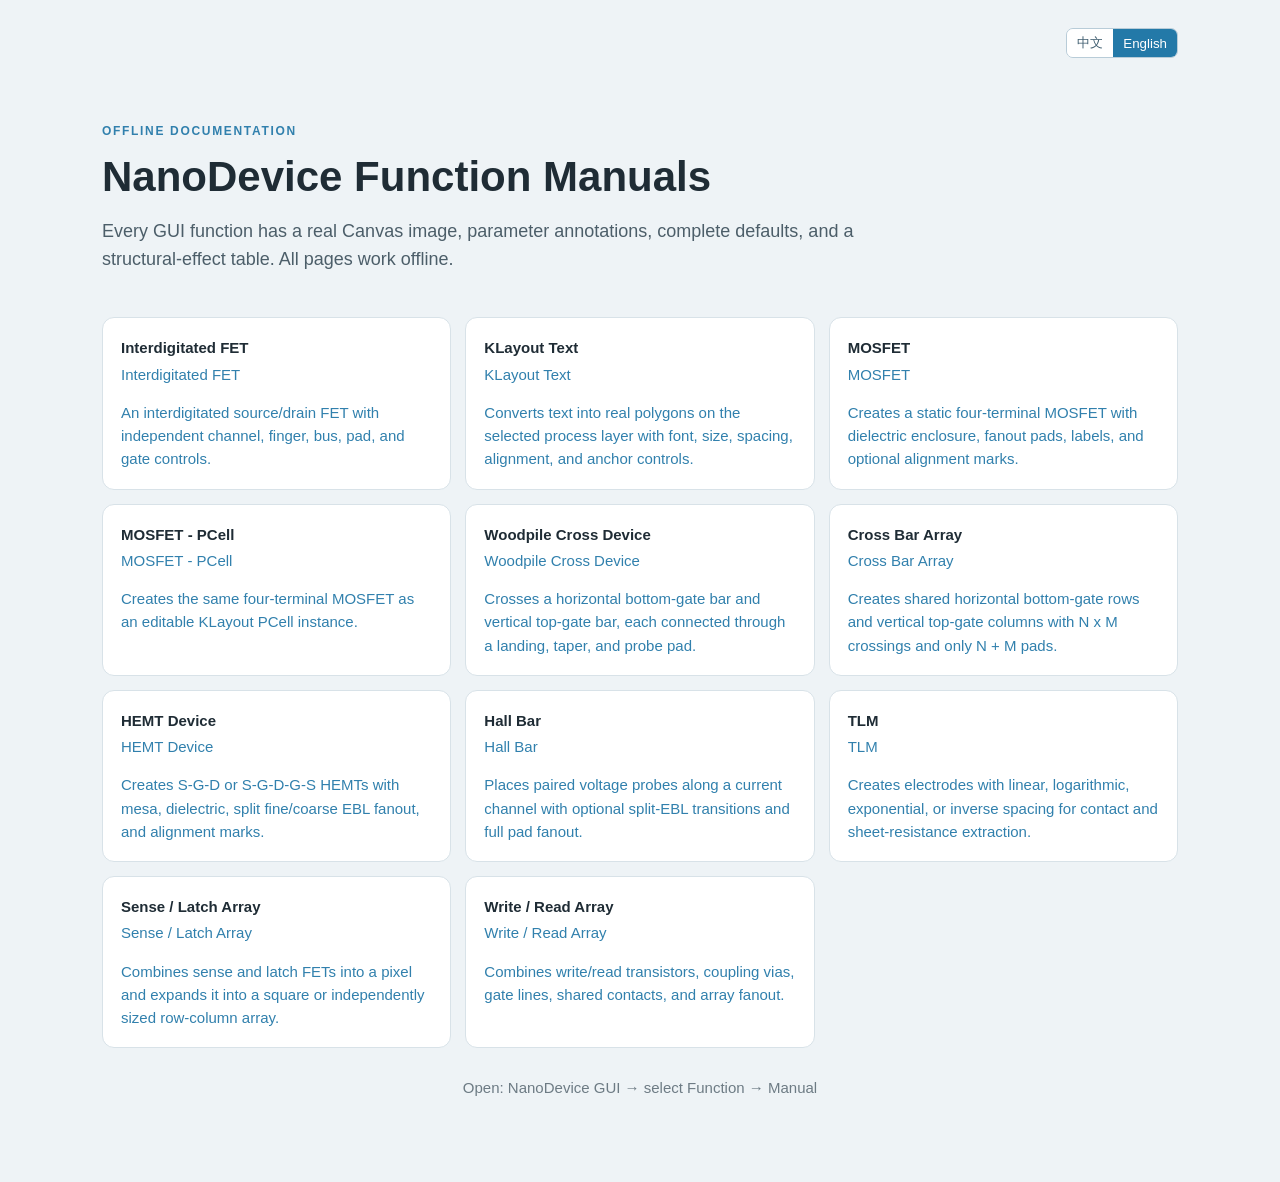
<file: lymtoolkit/toolkit/nanodevice-toolkit/manuals/index.html>
<!doctype html><html lang="zh-CN"><head><meta charset="utf-8"><meta name="viewport" content="width=device-width,initial-scale=1"><link rel="icon" href="data:,"><title>NanoDevice Function Manuals</title><link rel="stylesheet" href="assets/manual.css"><style>.cards{display:grid;grid-template-columns:repeat(auto-fit,minmax(260px,1fr));gap:14px}.card{display:block;background:#fff;border:1px solid #d8e2e8;border-radius:12px;padding:18px;color:#1f2c35}.card:hover{border-color:#62a4ca;text-decoration:none;box-shadow:0 5px 18px rgba(35,60,75,.09)}.card b,.card span{display:block}.card span{color:#3180ad;margin-top:3px}.card p{color:#596b76;margin-bottom:0}</style></head><body><main><nav><span></span><span class="lang-switch"><button type="button" data-lang="zh">中文</button><button type="button" data-lang="en">English</button></span></nav><header><p class="eyebrow">OFFLINE DOCUMENTATION</p><h1>NanoDevice Function Manuals</h1><p class="lead"><span class="lang zh">每个 GUI Function 都有独立的真实 Canvas 图、参数标注、完整默认值与结构作用表。页面无需联网。</span><span class="lang en">Every GUI function has a real Canvas image, parameter annotations, complete defaults, and a structural-effect table. All pages work offline.</span></p></header><div class="cards"><a class="card" href="nanodevice_fet.html"><b>Interdigitated FET</b><span><span class="lang zh">交指 FET</span><span class="lang en">Interdigitated FET</span></span><p><span class="lang zh">用交错的源漏指、电极母线与独立栅极构成可快速扫描尺寸的 FET。</span><span class="lang en">An interdigitated source/drain FET with independent channel, finger, bus, pad, and gate controls.</span></p></a><a class="card" href="gdsfactory_text.html"><b>KLayout Text</b><span><span class="lang zh">版图文字</span><span class="lang en">KLayout Text</span></span><p><span class="lang zh">将文字转换为所选工艺层上的真实多边形，并控制字体、字号、字距和锚点。</span><span class="lang en">Converts text into real polygons on the selected process layer with font, size, spacing, alignment, and anchor controls.</span></p></a><a class="card" href="mosfet_component.html"><b>MOSFET</b><span><span class="lang zh">MOSFET 静态结构</span><span class="lang en">MOSFET</span></span><p><span class="lang zh">生成四端 MOSFET、介质包围、扇出 Pad 和可选套刻标记；插入后为普通几何。</span><span class="lang en">Creates a static four-terminal MOSFET with dielectric enclosure, fanout pads, labels, and optional alignment marks.</span></p></a><a class="card" href="mosfet_pcell.html"><b>MOSFET - PCell</b><span><span class="lang zh">MOSFET PCell</span><span class="lang en">MOSFET - PCell</span></span><p><span class="lang zh">结构与 MOSFET 相同，但以可再次编辑参数的 KLayout PCell 实例插入。</span><span class="lang en">Creates the same four-terminal MOSFET as an editable KLayout PCell instance.</span></p></a><a class="card" href="woodpile_component.html"><b>Woodpile Cross Device</b><span><span class="lang zh">Woodpile 十字器件</span><span class="lang en">Woodpile Cross Device</span></span><p><span class="lang zh">一条横向背栅与一条纵向顶栅交叉，通过落脚区、梯形扇出和外部 Pad 引出。</span><span class="lang en">Crosses a horizontal bottom-gate bar and vertical top-gate bar, each connected through a landing, taper, and probe pad.</span></p></a><a class="card" href="crossbar_component.html"><b>Cross Bar Array</b><span><span class="lang zh">Cross Bar 阵列</span><span class="lang en">Cross Bar Array</span></span><p><span class="lang zh">共享横向背栅行与纵向顶栅列，在每个交点形成器件并以 N+M 个 Pad 引出。</span><span class="lang en">Creates shared horizontal bottom-gate rows and vertical top-gate columns with N x M crossings and only N + M pads.</span></p></a><a class="card" href="hemt_component.html"><b>HEMT Device</b><span><span class="lang zh">HEMT 器件</span><span class="lang en">HEMT Device</span></span><p><span class="lang zh">支持 S-G-D 与 S-G-D-G-S 核心、Mesa、介质、粗细 EBL 分层扇出及对准标记。</span><span class="lang en">Creates S-G-D or S-G-D-G-S HEMTs with mesa, dielectric, split fine/coarse EBL fanout, and alignment marks.</span></p></a><a class="card" href="hall_component.html"><b>Hall Bar</b><span><span class="lang zh">Hall Bar</span><span class="lang en">Hall Bar</span></span><p><span class="lang zh">在电流主通道两侧布置成对电压探针，并可生成细/粗 EBL 过渡和完整扇出。</span><span class="lang en">Places paired voltage probes along a current channel with optional split-EBL transitions and full pad fanout.</span></p></a><a class="card" href="tlm_component.html"><b>TLM</b><span><span class="lang zh">TLM</span><span class="lang en">TLM</span></span><p><span class="lang zh">生成一组具有线性、对数、指数或倒数间距的电极，用于提取接触与片电阻。</span><span class="lang en">Creates electrodes with linear, logarithmic, exponential, or inverse spacing for contact and sheet-resistance extraction.</span></p></a><a class="card" href="sense_latch_array.html"><b>Sense / Latch Array</b><span><span class="lang zh">Sense / Latch 阵列</span><span class="lang en">Sense / Latch Array</span></span><p><span class="lang zh">将感测 FET 与锁存 FET 组合为像素，再扩展为方形或行列可独立设置的阵列。</span><span class="lang en">Combines sense and latch FETs into a pixel and expands it into a square or independently sized row-column array.</span></p></a><a class="card" href="write_read_array.html"><b>Write / Read Array</b><span><span class="lang zh">Write / Read 阵列</span><span class="lang en">Write / Read Array</span></span><p><span class="lang zh">将写入与读取晶体管、耦合 Via、门线和共享接触组合成可扇出的像素阵列。</span><span class="lang en">Combines write/read transistors, coupling vias, gate lines, shared contacts, and array fanout.</span></p></a></div><footer><span class="lang zh">入口：NanoDevice GUI → 选择 Function → Manual</span><span class="lang en">Open: NanoDevice GUI → select Function → Manual</span></footer></main><script src="assets/manual.js"></script></body></html>
</file>
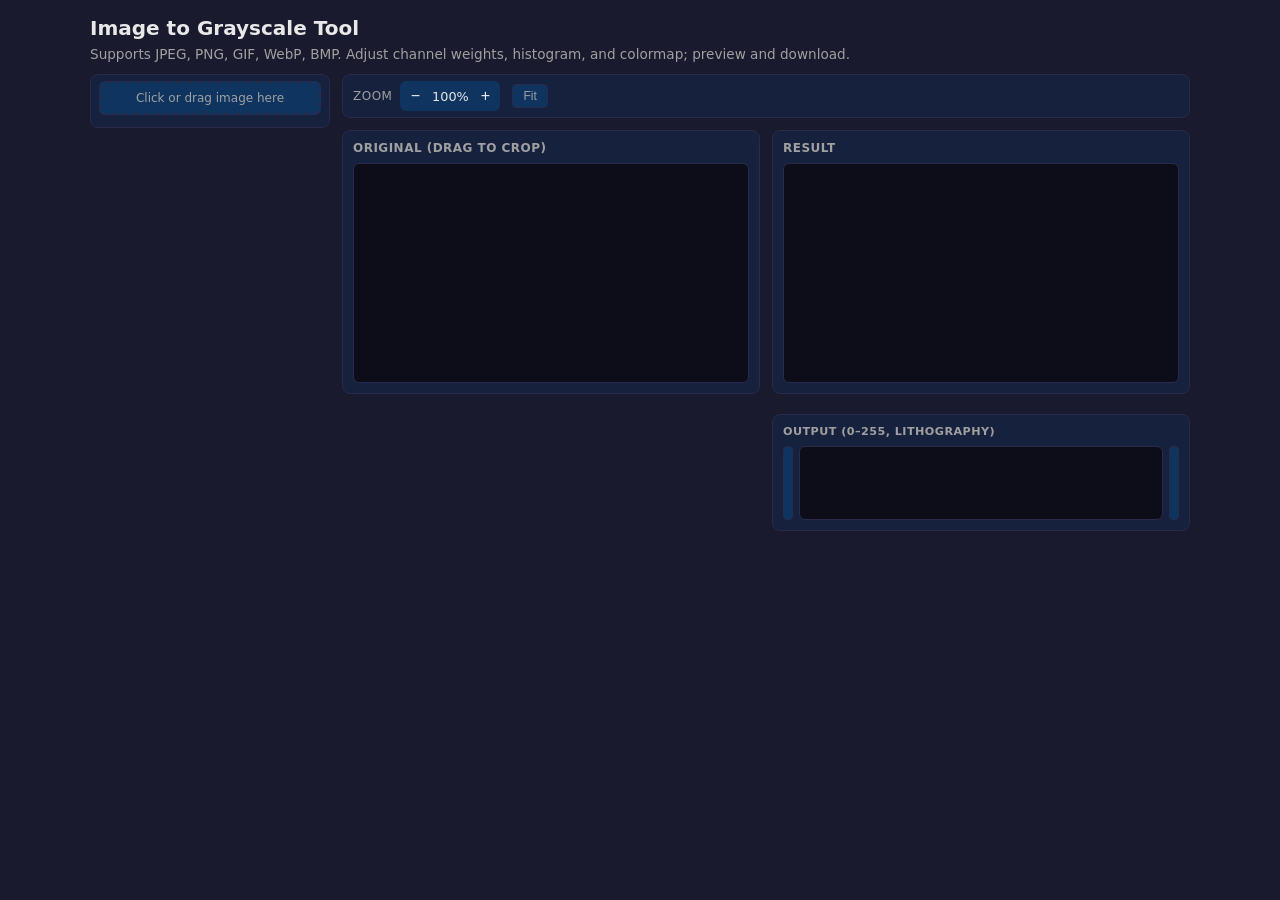
<file: components/greyscale/image_to_grayscale.html>
<!DOCTYPE html>
<html lang="en">
<head>
  <meta charset="UTF-8">
  <meta name="viewport" content="width=device-width, initial-scale=1">
  <title>Image to Grayscale Tool</title>
  <style>
    :root {
      --bg: #1a1a2e;
      --panel: #16213e;
      --accent: #0f3460;
      --text: #e8e8e8;
      --muted: #a0a0a0;
      --border: #2a2a4a;
    }
    * { box-sizing: border-box; }
    body {
      font-family: "Segoe UI", system-ui, sans-serif;
      background: var(--bg);
      color: var(--text);
      margin: 0;
      padding: 16px;
      min-height: 100vh;
    }
    .header {
      max-width: 1100px;
      margin: 0 auto 12px auto;
    }
    h1 {
      font-size: 1.25rem;
      font-weight: 600;
      margin: 0 0 6px 0;
      color: var(--text);
    }
    .subtitle {
      color: var(--muted);
      font-size: 0.85rem;
      margin: 0;
    }
    .layout {
      display: grid;
      grid-template-columns: 240px 1fr;
      gap: 12px;
      max-width: 1100px;
      margin: 0 auto;
      align-items: start;
    }
    @media (max-width: 640px) {
      .layout { grid-template-columns: 1fr; }
    }
    .panel {
      background: var(--panel);
      border: 1px solid var(--border);
      border-radius: 8px;
      padding: 10px 12px;
    }
    .panel-left {
      max-height: calc(100vh - 70px);
      overflow-y: auto;
      overflow-x: hidden;
      padding: 6px 8px;
    }
    .panel-left .panel h2,
    .panel-left h2 {
      font-size: 0.62rem;
      font-weight: 600;
      margin: 6px 0 2px 0;
      color: var(--muted);
      text-transform: uppercase;
      letter-spacing: 0.04em;
    }
    .panel-left h2:first-of-type { margin-top: 0; }
    .panel-left .dropzone {
      padding: 8px 6px;
      font-size: 0.75rem;
      margin-bottom: 6px;
    }
    .dropzone {
      border: 2px dashed var(--border);
      border-radius: 6px;
      padding: 16px;
      text-align: center;
      cursor: pointer;
      background: var(--accent);
      color: var(--muted);
      font-size: 0.85rem;
      margin-bottom: 12px;
      transition: border-color 0.2s, background 0.2s;
    }
    .dropzone:hover, .dropzone.dragover {
      border-color: #4a7aba;
      background: #1a2d4a;
    }
    .dropzone input { display: none; }
    .slider-row {
      display: flex;
      align-items: center;
      gap: 5px;
      margin-bottom: 2px;
    }
    .panel-left .slider-row { margin-bottom: 1px; }
    .slider-row label {
      min-width: 16px;
      font-size: 0.7rem;
      color: var(--muted);
    }
    .slider-row span { min-width: 2.2em; font-size: 0.8rem; color: var(--muted); }
    .slider-row .unit { min-width: auto; margin-left: 2px; }
    .bw-input {
      width: 44px;
      padding: 2px 4px;
      font-size: 0.75rem;
      border: 1px solid var(--border);
      border-radius: 4px;
      background: var(--accent);
      color: var(--text);
    }
    .bw-row .bw-input {
      width: 4.2em;
      min-width: 52px;
    }
    .range-limits-row {
      display: flex;
      align-items: center;
      gap: 6px;
      margin-bottom: 4px;
      flex-wrap: wrap;
    }
    .range-limits-row label {
      font-size: 0.7rem;
      color: var(--muted);
    }
    .range-limits-row .bw-input { width: 4.2em; min-width: 52px; }
    .slider-row input[type="number"] {
      width: 52px;
      padding: 2px 4px;
      font-size: 0.75rem;
      border: 1px solid var(--border);
      border-radius: 4px;
      background: var(--accent);
      color: var(--text);
    }
    .panel-left .slider-row input[type="number"] { width: 48px; }
    input[type="range"] {
      flex: 1;
      height: 6px;
      -webkit-appearance: none;
      appearance: none;
      background: var(--border);
      border-radius: 3px;
    }
    input[type="range"]::-webkit-slider-thumb {
      -webkit-appearance: none;
      width: 12px;
      height: 12px;
      border-radius: 50%;
      background: #5a8aca;
      cursor: pointer;
    }
    .presets {
      display: flex;
      gap: 4px;
      margin-bottom: 6px;
      flex-wrap: wrap;
    }
    .panel-left .presets { margin-bottom: 4px; }
    .presets button {
      padding: 4px 6px;
      font-size: 0.7rem;
      border: 1px solid var(--border);
      border-radius: 4px;
      background: var(--accent);
      color: var(--text);
      cursor: pointer;
    }
    .presets button:hover { background: #2a4a6a; }
    select {
      width: 100%;
      padding: 4px 6px;
      font-size: 0.8rem;
      border: 1px solid var(--border);
      border-radius: 4px;
      background: var(--accent);
      color: var(--text);
      margin-bottom: 6px;
      cursor: pointer;
    }
    .panel-left select { margin-bottom: 4px; }
    .preview-area {
      display: flex;
      flex-direction: column;
      gap: 12px;
    }
    .zoom-bar {
      display: flex;
      align-items: center;
      gap: 8px;
      padding: 6px 10px;
      background: var(--panel);
      border: 1px solid var(--border);
      border-radius: 8px;
    }
    .zoom-bar .zoom-label {
      font-size: 0.75rem;
      color: var(--muted);
      text-transform: uppercase;
      letter-spacing: 0.04em;
    }
    .zoom-bar .zoom-btns {
      display: flex;
      align-items: center;
      gap: 2px;
      background: var(--accent);
      border-radius: 6px;
      padding: 2px;
    }
    .zoom-bar .zoom-btns button {
      width: 26px;
      height: 26px;
      padding: 0;
      border: none;
      border-radius: 4px;
      background: transparent;
      color: var(--text);
      font-size: 1rem;
      line-height: 1;
      cursor: pointer;
      font-weight: 300;
    }
    .zoom-bar .zoom-btns button:hover { background: rgba(255,255,255,0.1); }
    .zoom-bar .zoom-pct {
      font-size: 0.8rem;
      color: var(--text);
      min-width: 40px;
      text-align: center;
    }
    .zoom-bar .zoom-fit {
      margin-left: 4px;
      padding: 4px 10px;
      font-size: 0.75rem;
      border: 1px solid var(--border);
      border-radius: 4px;
      background: var(--accent);
      color: var(--muted);
      cursor: pointer;
    }
    .zoom-bar .zoom-fit:hover { background: #2a4a6a; color: var(--text); }
    .preview-row {
      display: grid;
      grid-template-columns: 1fr 1fr;
      gap: 12px;
      align-items: start;
    }
    .preview-col-right {
      display: flex;
      flex-direction: column;
      gap: 10px;
    }
    @media (max-width: 720px) {
      .preview-row { grid-template-columns: 1fr; }
    }
    .preview-card {
      background: var(--panel);
      border: 1px solid var(--border);
      border-radius: 8px;
      padding: 10px;
      display: flex;
      flex-direction: column;
      min-height: 0;
    }
    .preview-header {
      display: flex;
      align-items: center;
      justify-content: space-between;
      margin-bottom: 8px;
    }
    .preview-label {
      font-size: 0.75rem;
      font-weight: 600;
      color: var(--muted);
      text-transform: uppercase;
      letter-spacing: 0.04em;
    }
    .preview-box {
      flex: 1;
      min-height: 220px;
      background: #0d0d1a;
      border: 1px solid var(--border);
      border-radius: 6px;
      overflow: auto;
      display: flex;
      align-items: flex-start;
      justify-content: flex-start;
    }
    .preview-inner {
      transform-origin: 0 0;
      flex-shrink: 0;
      display: inline-block;
    }
    .preview-inner canvas {
      display: block;
      vertical-align: top;
    }
    #canvasOriginal {
      cursor: crosshair;
    }
    .histogram-section {
      margin-top: 2px;
    }
    .panel-left .histogram-section { margin-top: 2px; }
    .panel-left #histogramCanvas { height: 56px; min-height: 56px; }
    .histogram-mode {
      display: flex;
      gap: 4px;
      margin-bottom: 4px;
    }
    .panel-left .histogram-mode { margin-bottom: 3px; }
    .histogram-mode button {
      padding: 3px 8px;
      font-size: 0.72rem;
      border: 1px solid var(--border);
      border-radius: 4px;
      background: var(--accent);
      color: var(--muted);
      cursor: pointer;
    }
    .histogram-mode button.active {
      background: #2d5a87;
      color: var(--text);
      border-color: #4a7aba;
    }
    .histogram-mode button:hover:not(.active) { background: #2a4a6a; color: var(--text); }
    .histogram-wrap {
      position: relative;
      border-radius: 6px;
      overflow: hidden;
      background: #0d0d1a;
      border: 1px solid var(--border);
    }
    #histogramCanvas, #outputHistogramCanvas {
      display: block;
      width: 100%;
      height: 72px;
      min-height: 72px;
      cursor: crosshair;
      pointer-events: auto;
      touch-action: none;
    }
    .histogram-hint {
      font-size: 0.65rem;
      color: var(--muted);
      margin-top: 2px;
    }
    .panel-left .histogram-hint { margin-top: 1px; margin-bottom: 2px; }
    .output-histogram-card {
      margin-top: 10px;
    }
    .output-histogram-card .preview-label {
      font-size: 0.7rem;
    }
    .output-histogram-with-bars {
      display: flex;
      align-items: stretch;
      gap: 6px;
    }
    .output-histogram-with-bars .histogram-wrap {
      flex: 1;
      min-width: 0;
    }
    .extreme-bar-vertical {
      width: 10px;
      min-width: 10px;
      display: flex;
      flex-direction: column;
      justify-content: flex-end;
      background: var(--accent);
      border: 1px solid var(--border);
      border-radius: 4px;
      overflow: hidden;
    }
    .extreme-bar-fill {
      width: 100%;
      height: 0%;
      min-height: 0;
      transition: height 0.15s ease;
    }
    .extreme-bar-vertical.extreme-underexposed .extreme-bar-fill { background: #4a6a9a; }
    .extreme-bar-vertical.extreme-overexposed .extreme-bar-fill { background: #c96a4a; }
    .crop-ratio-row {
      display: flex;
      align-items: center;
      gap: 8px;
      margin-bottom: 4px;
      flex-wrap: wrap;
    }
    .panel-left .crop-ratio-row { margin-bottom: 3px; }
    .crop-ratio-row input[type="checkbox"] { margin: 0; }
    .crop-ratio-row select {
      width: 70px;
      padding: 4px 6px;
      font-size: 0.8rem;
    }
    .panel-left .row-2col {
      display: grid;
      grid-template-columns: 1fr 1fr;
      gap: 6px 8px;
      align-items: center;
    }
    .panel-left .row-2col .slider-row { margin-bottom: 0; }
    .panel-left .row-2col .slider-row label { min-width: 14px; }
    .panel-left .row-2col .slider-row input[type="number"] { width: 100%; max-width: 56px; }
    .btn {
      padding: 5px 10px;
      font-size: 0.8rem;
      border: 1px solid var(--border);
      border-radius: 4px;
      background: var(--accent);
      color: var(--text);
      cursor: pointer;
      margin-top: 4px;
    }
    .panel-left .btn { margin-top: 3px; margin-bottom: 1px; }
    .btn:hover { background: #2a4a6a; }
    .btn-primary { background: #2d5a87; }
    .btn-primary:hover { background: #3d6a97; }
    .hidden { display: none; }
  </style>
</head>
<body>
  <header class="header">
    <h1>Image to Grayscale Tool</h1>
    <p class="subtitle">Supports JPEG, PNG, GIF, WebP, BMP. Adjust channel weights, histogram, and colormap; preview and download.</p>
  </header>
  <div class="layout">
    <aside class="panel panel-left">
      <div class="dropzone" id="dropzone">
        <input type="file" id="fileInput" accept="image/*">
        Click or drag image here
      </div>
      <div id="controls" class="hidden">
        <h2>Channel Weights</h2>
        <div class="presets">
          <button type="button" data-preset="equal">Equal</button>
          <button type="button" data-preset="bt601">BT.601</button>
        </div>
        <div class="slider-row">
          <label>R</label>
          <input type="range" id="weightR" min="0" max="100" value="33">
          <span id="valR">0.33</span>
        </div>
        <div class="slider-row">
          <label>G</label>
          <input type="range" id="weightG" min="0" max="100" value="33">
          <span id="valG">0.33</span>
        </div>
        <div class="slider-row">
          <label>B</label>
          <input type="range" id="weightB" min="0" max="100" value="34">
          <span id="valB">0.34</span>
        </div>
        <h2>Histogram</h2>
        <div class="slider-row bw-row">
          <label>Black</label>
          <input type="range" id="blackPoint" min="-128" max="255" value="0">
          <input type="number" id="valBlack" class="bw-input" min="-128" max="255" value="0" step="1" title="Black point (−128–255, expand left)">
        </div>
        <div class="slider-row bw-row">
          <label>White</label>
          <input type="range" id="whitePoint" min="0" max="384" value="255">
          <input type="number" id="valWhite" class="bw-input" min="0" max="384" value="255" step="1" title="White point (0–384, expand right)">
        </div>
        <div class="range-limits-row">
          <label title="Black point 可拓展下限">Black ≥</label>
          <input type="number" id="rangeBlackMin" class="bw-input" value="-128" step="1" title="Black 可拓展下限">
          <label title="White point 可拓展上限">White ≤</label>
          <input type="number" id="rangeWhiteMax" class="bw-input" value="384" step="1" title="White 可拓展上限">
        </div>
        <div class="histogram-section">
          <div class="histogram-mode">
            <button type="button" class="histogram-mode-btn active" data-mode="luminance">Input</button>
            <button type="button" class="histogram-mode-btn" data-mode="rgb">RGB</button>
          </div>
          <div class="histogram-wrap">
            <canvas id="histogramCanvas" width="256" height="72"></canvas>
          </div>
          <p class="histogram-hint">Drag to set black/white range.</p>
        </div>
        <button type="button" class="btn" id="btnEqualize">Equalize</button>
        <h2>Crop</h2>
        <div class="crop-ratio-row">
          <label><input type="checkbox" id="cropLockRatio"> Lock</label>
          <select id="cropAspectRatio" title="Aspect ratio when locked">
            <option value="free">Free</option>
            <option value="1">1:1</option>
            <option value="1.333">4:3</option>
            <option value="1.778">16:9</option>
          </select>
        </div>
        <div class="row-2col">
          <div class="slider-row">
            <label>X</label>
            <input type="number" id="cropX" min="0" value="0" step="1">
            <span class="unit">px</span>
          </div>
          <div class="slider-row">
            <label>Y</label>
            <input type="number" id="cropY" min="0" value="0" step="1">
            <span class="unit">px</span>
          </div>
          <div class="slider-row">
            <label>W</label>
            <input type="number" id="cropW" min="1" value="800" step="1">
            <span class="unit">px</span>
          </div>
          <div class="slider-row">
            <label>H</label>
            <input type="number" id="cropH" min="1" value="600" step="1">
            <span class="unit">px</span>
          </div>
        </div>
        <button type="button" class="btn" id="btnFullImage">Full image</button>
        <h2>Colormap</h2>
        <select id="colormap">
          <option value="grayscale">Grayscale</option>
          <option value="rainbow">Rainbow</option>
          <option value="jet">Jet</option>
          <option value="viridis">Viridis</option>
        </select>
        <h2>Output size</h2>
        <div class="row-2col">
          <div class="slider-row">
            <label>W</label>
            <input type="number" id="outputWidth" min="1" max="16384" value="800" step="1">
            <span class="unit">px</span>
          </div>
          <div class="slider-row">
            <label>H</label>
            <input type="number" id="outputHeight" min="1" max="16384" value="600" step="1">
            <span class="unit">px</span>
          </div>
        </div>
        <button type="button" class="btn" id="btnMatchSize">Match original</button>
        <button type="button" class="btn btn-primary" id="btnExport">Export &amp; save</button>
      </div>
    </aside>
    <main class="preview-area">
      <div class="zoom-bar">
        <span class="zoom-label">Zoom</span>
        <div class="zoom-btns">
          <button type="button" title="Zoom out" id="zoomOut">−</button>
          <span class="zoom-pct" id="zoomPct">100%</span>
          <button type="button" title="Zoom in" id="zoomIn">+</button>
        </div>
        <button type="button" class="zoom-fit" id="zoomFit">Fit</button>
      </div>
      <div class="preview-row">
        <div class="preview-card">
          <div class="preview-header">
            <span class="preview-label">Original (drag to crop)</span>
          </div>
          <div class="preview-box" id="previewBoxOriginal">
            <div class="preview-inner" id="previewInnerOriginal">
              <canvas id="canvasOriginal" title="Drag to select crop area; drag crop border to resize or move"></canvas>
            </div>
          </div>
        </div>
        <div class="preview-col-right">
          <div class="preview-card">
            <div class="preview-header">
              <span class="preview-label">Result</span>
            </div>
            <div class="preview-box" id="previewBoxResult">
              <div class="preview-inner" id="previewInnerResult">
                <canvas id="canvasResult"></canvas>
              </div>
            </div>
          </div>
          <div class="preview-card output-histogram-card">
            <div class="preview-header">
              <span class="preview-label">Output (0–255, lithography)</span>
            </div>
            <div class="output-histogram-with-bars">
              <div class="extreme-bar-vertical extreme-underexposed">
                <div class="extreme-bar-fill" id="extremeBarUnderexposed"></div>
              </div>
              <div class="histogram-wrap">
                <canvas id="outputHistogramCanvas" width="256" height="72"></canvas>
              </div>
              <div class="extreme-bar-vertical extreme-overexposed">
                <div class="extreme-bar-fill" id="extremeBarOverexposed"></div>
              </div>
            </div>
          </div>
        </div>
      </div>
    </main>
  </div>
  <script>
(function () {
  const MAX_PREVIEW = 480;
  const ZOOM_STEPS = [0.25, 0.5, 0.75, 1, 1.25, 1.5, 2, 3];
  const HANDLE_WIDTH = 10;
  let sourceImage = null;
  let sourceData = null;
  let sourceWidth = 0, sourceHeight = 0;
  let previewWidth = 0, previewHeight = 0;
  let zoomLevel = 1;
  let histogramMode = 'luminance';
  let dragHandle = null;

  const dropzone = document.getElementById('dropzone');
  const fileInput = document.getElementById('fileInput');
  const controls = document.getElementById('controls');
  const canvasOriginal = document.getElementById('canvasOriginal');
  const canvasResult = document.getElementById('canvasResult');
  const histogramCanvas = document.getElementById('histogramCanvas');
  const outputHistogramCanvas = document.getElementById('outputHistogramCanvas');
  const previewInnerOriginal = document.getElementById('previewInnerOriginal');
  const previewInnerResult = document.getElementById('previewInnerResult');
  const zoomPct = document.getElementById('zoomPct');

  const weightR = document.getElementById('weightR');
  const weightG = document.getElementById('weightG');
  const weightB = document.getElementById('weightB');
  const valR = document.getElementById('valR');
  const valG = document.getElementById('valG');
  const valB = document.getElementById('valB');
  const blackPoint = document.getElementById('blackPoint');
  const whitePoint = document.getElementById('whitePoint');
  const valBlack = document.getElementById('valBlack');
  const valWhite = document.getElementById('valWhite');
  const colormap = document.getElementById('colormap');
  const btnEqualize = document.getElementById('btnEqualize');
  const cropX = document.getElementById('cropX');
  const cropY = document.getElementById('cropY');
  const cropW = document.getElementById('cropW');
  const cropH = document.getElementById('cropH');
  const cropLockRatio = document.getElementById('cropLockRatio');
  const cropAspectRatio = document.getElementById('cropAspectRatio');
  const btnFullImage = document.getElementById('btnFullImage');
  const outputWidth = document.getElementById('outputWidth');
  const outputHeight = document.getElementById('outputHeight');
  const btnMatchSize = document.getElementById('btnMatchSize');
  const btnExport = document.getElementById('btnExport');

  function normalizeWeights() {
    const r = weightR.valueAsNumber / 100;
    const g = weightG.valueAsNumber / 100;
    const b = weightB.valueAsNumber / 100;
    const sum = r + g + b || 1;
    valR.textContent = (r / sum).toFixed(2);
    valG.textContent = (g / sum).toFixed(2);
    valB.textContent = (b / sum).toFixed(2);
  }
  weightR.addEventListener('input', function () { normalizeWeights(); updatePreview(); });
  weightG.addEventListener('input', function () { normalizeWeights(); updatePreview(); });
  weightB.addEventListener('input', function () { normalizeWeights(); updatePreview(); });
  document.querySelectorAll('.presets button').forEach(function (btn) {
    btn.addEventListener('click', function () {
      const p = this.dataset.preset;
      if (p === 'equal') {
        weightR.value = 33; weightG.value = 33; weightB.value = 34;
      } else if (p === 'bt601') {
        weightR.value = 30; weightG.value = 59; weightB.value = 11;
      }
      normalizeWeights();
      updatePreview();
    });
  });

  const rangeBlackMin = document.getElementById('rangeBlackMin');
  const rangeWhiteMax = document.getElementById('rangeWhiteMax');
  const BLACK_MAX = 255, WHITE_MIN = 0;
  const RANGE_BLACK_MIN_LIMIT = -4096, RANGE_WHITE_MAX_LIMIT = 4096;
  function getBlackMin() {
    const v = parseInt(rangeBlackMin.value, 10);
    return isNaN(v) ? -128 : Math.max(RANGE_BLACK_MIN_LIMIT, Math.min(254, v));
  }
  function getWhiteMax() {
    const v = parseInt(rangeWhiteMax.value, 10);
    return isNaN(v) ? 384 : Math.max(1, Math.min(RANGE_WHITE_MAX_LIMIT, v));
  }
  function clampBlack(v) { return Math.max(getBlackMin(), Math.min(BLACK_MAX, v)); }
  function clampWhite(v) { return Math.max(WHITE_MIN, Math.min(getWhiteMax(), v)); }
  function applyRangeLimits() {
    let bMin = getBlackMin();
    let wMax = getWhiteMax();
    if (bMin >= wMax) { wMax = Math.min(RANGE_WHITE_MAX_LIMIT, bMin + 1); rangeWhiteMax.value = wMax; }
    rangeBlackMin.value = bMin;
    rangeWhiteMax.value = wMax;
    blackPoint.min = bMin;
    valBlack.min = bMin;
    whitePoint.max = wMax;
    valWhite.max = wMax;
    let bp = blackPoint.valueAsNumber | 0;
    let wp = whitePoint.valueAsNumber | 0;
    if (bp < bMin) { bp = bMin; blackPoint.value = bp; valBlack.value = bp; }
    if (wp > wMax) { wp = wMax; whitePoint.value = wp; valWhite.value = wp; }
    if (bp >= wp) { wp = Math.min(wMax, bp + 1); whitePoint.value = wp; valWhite.value = wp; }
    syncRangeDisplay();
    refreshHistogram();
    updatePreview();
  }
  function syncRangeDisplay() {
    valBlack.value = blackPoint.value;
    valWhite.value = whitePoint.value;
  }
  function applyBlackFromInput() {
    let v = parseInt(valBlack.value, 10);
    if (isNaN(v)) { syncRangeDisplay(); return; }
    v = clampBlack(v);
    valBlack.value = v;
    blackPoint.value = v;
    if (blackPoint.valueAsNumber >= whitePoint.valueAsNumber) {
      const w = Math.min(getWhiteMax(), v + 1);
      whitePoint.value = w;
      valWhite.value = w;
    }
    refreshHistogram();
    updatePreview();
  }
  function applyWhiteFromInput() {
    let v = parseInt(valWhite.value, 10);
    if (isNaN(v)) { syncRangeDisplay(); return; }
    v = clampWhite(v);
    valWhite.value = v;
    whitePoint.value = v;
    if (whitePoint.valueAsNumber <= blackPoint.valueAsNumber) {
      const b = Math.max(getBlackMin(), v - 1);
      blackPoint.value = b;
      valBlack.value = b;
    }
    refreshHistogram();
    updatePreview();
  }
  blackPoint.addEventListener('input', function () {
    if (blackPoint.valueAsNumber >= whitePoint.valueAsNumber) whitePoint.value = Math.min(getWhiteMax(), blackPoint.valueAsNumber + 1);
    syncRangeDisplay();
    refreshHistogram();
    updatePreview();
  });
  whitePoint.addEventListener('input', function () {
    if (whitePoint.valueAsNumber <= blackPoint.valueAsNumber) blackPoint.value = Math.max(getBlackMin(), whitePoint.valueAsNumber - 1);
    syncRangeDisplay();
    refreshHistogram();
    updatePreview();
  });
  rangeBlackMin.addEventListener('change', applyRangeLimits);
  rangeBlackMin.addEventListener('blur', function () { if (rangeBlackMin.value !== '') applyRangeLimits(); });
  rangeWhiteMax.addEventListener('change', applyRangeLimits);
  rangeWhiteMax.addEventListener('blur', function () { if (rangeWhiteMax.value !== '') applyRangeLimits(); });
  applyRangeLimits();
  valBlack.addEventListener('change', applyBlackFromInput);
  valBlack.addEventListener('blur', function () { if (valBlack.value === '' || isNaN(parseInt(valBlack.value, 10))) syncRangeDisplay(); });
  valWhite.addEventListener('change', applyWhiteFromInput);
  valWhite.addEventListener('blur', function () { if (valWhite.value === '' || isNaN(parseInt(valWhite.value, 10))) syncRangeDisplay(); });
  function getCropAspectRatio() {
    if (!cropLockRatio.checked || !cropAspectRatio.value || cropAspectRatio.value === 'free') return null;
    return parseFloat(cropAspectRatio.value);
  }
  function constrainPreviewRectToRatio(pr) {
    var r = getCropAspectRatio();
    if (r == null || pr.w <= 0 || pr.h <= 0) return pr;
    var w = pr.w, h = pr.h;
    if (w / h > r) h = Math.max(1, Math.round(w / r));
    else w = Math.max(1, Math.round(h * r));
    return { x: pr.x, y: pr.y, w: w, h: h };
  }
  function enforceCropRatio() {
    var r = getCropAspectRatio();
    if (r == null) return;
    var c = getCropValues();
    var maxW = sourceWidth - c.x, maxH = sourceHeight - c.y;
    var newW = c.w, newH = Math.round(c.w / r);
    if (newH > maxH) { newH = maxH; newW = Math.round(newH * r); }
    if (newW > maxW) { newW = maxW; newH = Math.round(newW / r); }
    newW = Math.max(1, Math.min(maxW, newW));
    newH = Math.max(1, Math.min(maxH, newH));
    cropW.value = newW;
    cropH.value = newH;
  }
  function onCropChange() {
    if (!sourceImage) return;
    var vx = cropX.value.trim(), vy = cropY.value.trim(), vw = cropW.value.trim(), vh = cropH.value.trim();
    if (vx === '' || vy === '' || vw === '' || vh === '') return;
    var nx = parseInt(vx, 10), ny = parseInt(vy, 10), nw = parseInt(vw, 10), nh = parseInt(vh, 10);
    if (isNaN(nx) || isNaN(ny) || isNaN(nw) || isNaN(nh)) return;
    var c = getCropValues();
    cropX.value = c.x;
    cropY.value = c.y;
    cropW.value = c.w;
    cropH.value = c.h;
    enforceCropRatio();
    drawOriginalWithCropOverlay();
    updatePreview();
  }
  cropLockRatio.addEventListener('change', function () {
    if (!sourceImage) return;
    enforceCropRatio();
    drawOriginalWithCropOverlay();
    updatePreview();
  });
  cropAspectRatio.addEventListener('change', function () {
    if (!sourceImage) return;
    enforceCropRatio();
    drawOriginalWithCropOverlay();
    updatePreview();
  });
  cropX.addEventListener('change', onCropChange);
  cropY.addEventListener('change', onCropChange);
  cropW.addEventListener('change', onCropChange);
  cropH.addEventListener('change', onCropChange);
  cropX.addEventListener('blur', onCropChange);
  cropY.addEventListener('blur', onCropChange);
  cropW.addEventListener('blur', onCropChange);
  cropH.addEventListener('blur', onCropChange);
  btnFullImage.addEventListener('click', function () {
    if (!sourceImage) return;
    cropX.value = 0;
    cropY.value = 0;
    cropW.value = sourceWidth;
    cropH.value = sourceHeight;
    drawOriginalWithCropOverlay();
    updatePreview();
  });
  document.querySelectorAll('.histogram-mode-btn').forEach(function (btn) {
    btn.addEventListener('click', function () {
      document.querySelectorAll('.histogram-mode-btn').forEach(function (b) { b.classList.remove('active'); });
      this.classList.add('active');
      histogramMode = this.dataset.mode;
      refreshHistogram();
    });
  });
  colormap.addEventListener('change', updatePreview);
  btnEqualize.addEventListener('click', applyEqualize);
  btnMatchSize.addEventListener('click', function () {
    if (!sourceData) return;
    outputWidth.value = sourceWidth;
    outputHeight.value = sourceHeight;
  });
  btnExport.addEventListener('click', exportResult);

  dropzone.addEventListener('click', () => fileInput.click());
  dropzone.addEventListener('dragover', function (e) { e.preventDefault(); this.classList.add('dragover'); });
  dropzone.addEventListener('dragleave', function () { this.classList.remove('dragover'); });
  dropzone.addEventListener('drop', function (e) {
    e.preventDefault();
    this.classList.remove('dragover');
    const file = e.dataTransfer.files[0];
    if (file && file.type.startsWith('image/')) loadFile(file);
  });
  fileInput.addEventListener('change', function () {
    const file = this.files[0];
    if (file) loadFile(file);
  });

  function applyZoom(zoom) {
    zoomLevel = zoom;
    previewInnerOriginal.style.transform = 'scale(' + zoom + ')';
    previewInnerResult.style.transform = 'scale(' + zoom + ')';
    zoomPct.textContent = Math.round(zoom * 100) + '%';
  }
  function stepZoom(current, dir) {
    let i = ZOOM_STEPS.indexOf(current);
    if (i < 0) i = ZOOM_STEPS.findIndex(function (z) { return z >= current; });
    if (i < 0) i = ZOOM_STEPS.length - 1;
    i += dir;
    i = Math.max(0, Math.min(ZOOM_STEPS.length - 1, i));
    return ZOOM_STEPS[i];
  }
  document.getElementById('zoomIn').addEventListener('click', function () {
    if (!sourceData) return;
    applyZoom(stepZoom(zoomLevel, 1));
  });
  document.getElementById('zoomOut').addEventListener('click', function () {
    if (!sourceData) return;
    applyZoom(stepZoom(zoomLevel, -1));
  });
  document.getElementById('zoomFit').addEventListener('click', function () {
    if (!sourceData) return;
    applyZoom(1);
  });

  function loadFile(file) {
    const url = URL.createObjectURL(file);
    const img = new Image();
    img.onload = function () {
      URL.revokeObjectURL(url);
      sourceImage = img;
      sourceWidth = img.width;
      sourceHeight = img.height;
      outputWidth.value = sourceWidth;
      outputHeight.value = sourceHeight;
      cropX.setAttribute('max', Math.max(0, sourceWidth - 1));
      cropY.setAttribute('max', Math.max(0, sourceHeight - 1));
      cropW.setAttribute('max', sourceWidth);
      cropH.setAttribute('max', sourceHeight);
      cropX.value = 0;
      cropY.value = 0;
      cropW.value = sourceWidth;
      cropH.value = sourceHeight;
      const scale = Math.min(1, MAX_PREVIEW / Math.max(img.width, img.height));
      previewWidth = Math.round(img.width * scale);
      previewHeight = Math.round(img.height * scale);
      canvasOriginal.width = previewWidth;
      canvasOriginal.height = previewHeight;
      const ctx = canvasOriginal.getContext('2d');
      ctx.drawImage(img, 0, 0, previewWidth, previewHeight);
      sourceData = ctx.getImageData(0, 0, previewWidth, previewHeight);
      canvasResult.width = previewWidth;
      canvasResult.height = previewHeight;
      blackPoint.value = 0;
      whitePoint.value = 255;
      syncRangeDisplay();
      applyZoom(1);
      controls.classList.remove('hidden');
      updatePreview();
      drawOriginalWithCropOverlay();
    };
    img.onerror = function () { URL.revokeObjectURL(url); alert('Failed to load image'); };
    img.src = url;
  }

  function getCropValues() {
    const x = Math.max(0, Math.min(sourceWidth - 1, parseInt(cropX.value, 10) || 0));
    const y = Math.max(0, Math.min(sourceHeight - 1, parseInt(cropY.value, 10) || 0));
    const w = Math.max(1, Math.min(sourceWidth - x, parseInt(cropW.value, 10) || sourceWidth));
    const h = Math.max(1, Math.min(sourceHeight - y, parseInt(cropH.value, 10) || sourceHeight));
    return { x: x, y: y, w: w, h: h };
  }
  function isCropActive() {
    if (!sourceImage) return false;
    const c = getCropValues();
    return c.x > 0 || c.y > 0 || c.w < sourceWidth || c.h < sourceHeight;
  }
  function getProcessingData() {
    if (!sourceImage) return null;
    const c = getCropValues();
    if (!isCropActive()) return sourceData;
    const scale = Math.min(1, MAX_PREVIEW / Math.max(c.w, c.h));
    const cw = Math.round(c.w * scale);
    const ch = Math.round(c.h * scale);
    const tmp = document.createElement('canvas');
    tmp.width = cw;
    tmp.height = ch;
    const ctx = tmp.getContext('2d');
    ctx.drawImage(sourceImage, c.x, c.y, c.w, c.h, 0, 0, cw, ch);
    return ctx.getImageData(0, 0, cw, ch);
  }
  function drawOriginalWithCropOverlay(dragRectPreview) {
    if (!sourceData) return;
    const ctx = canvasOriginal.getContext('2d');
    ctx.putImageData(sourceData, 0, 0);
    let px, py, pw, ph;
    if (dragRectPreview && dragRectPreview.w > 0 && dragRectPreview.h > 0) {
      px = dragRectPreview.x;
      py = dragRectPreview.y;
      pw = dragRectPreview.w;
      ph = dragRectPreview.h;
    } else {
      const c = getCropValues();
      px = (c.x / sourceWidth) * previewWidth;
      py = (c.y / sourceHeight) * previewHeight;
      pw = (c.w / sourceWidth) * previewWidth;
      ph = (c.h / sourceHeight) * previewHeight;
    }
    ctx.fillStyle = 'rgba(0,0,0,0.5)';
    if (py > 0) ctx.fillRect(0, 0, previewWidth, py);
    if (px > 0) ctx.fillRect(0, py, px, ph);
    if (px + pw < previewWidth) ctx.fillRect(px + pw, py, previewWidth - (px + pw), ph);
    if (py + ph < previewHeight) ctx.fillRect(0, py + ph, previewWidth, previewHeight - (py + ph));
    ctx.globalAlpha = 0.28;
    ctx.fillStyle = 'rgb(0,180,90)';
    ctx.fillRect(px, py, pw, ph);
    ctx.globalAlpha = 1;
    ctx.strokeStyle = 'rgba(0,200,110,0.95)';
    ctx.lineWidth = 2;
    ctx.strokeRect(px, py, pw, ph);
  }
  function canvasOriginalXY(e) {
    const rect = canvasOriginal.getBoundingClientRect();
    const cw = canvasOriginal.width;
    const ch = canvasOriginal.height;
    const x = (e.clientX - rect.left) / rect.width * cw;
    const y = (e.clientY - rect.top) / rect.height * ch;
    return { x: Math.max(0, Math.min(cw, x)), y: Math.max(0, Math.min(ch, y)) };
  }
  function getCropRectPreview() {
    const c = getCropValues();
    return {
      x: (c.x / sourceWidth) * previewWidth,
      y: (c.y / sourceHeight) * previewHeight,
      w: (c.w / sourceWidth) * previewWidth,
      h: (c.h / sourceHeight) * previewHeight
    };
  }
  function previewRectToSource(pr) {
    let x = Math.max(0, Math.round(pr.x * sourceWidth / previewWidth));
    let y = Math.max(0, Math.round(pr.y * sourceHeight / previewHeight));
    let w = Math.max(1, Math.round(pr.w * sourceWidth / previewWidth));
    let h = Math.max(1, Math.round(pr.h * sourceHeight / previewHeight));
    if (x + w > sourceWidth) w = sourceWidth - x;
    if (y + h > sourceHeight) h = sourceHeight - y;
    if (w < 1) { w = 1; x = Math.min(x, sourceWidth - 1); }
    if (h < 1) { h = 1; y = Math.min(y, sourceHeight - 1); }
    return { x: x, y: y, w: w, h: h };
  }
  const CROP_HANDLE = 8;
  function hitCrop(px, py) {
    const r = getCropRectPreview();
    const left = r.x, right = r.x + r.w, top = r.y, bottom = r.y + r.h;
    const near = function (a, b) { return Math.abs(a - b) <= CROP_HANDLE; };
    const inX = px >= left - CROP_HANDLE && px <= right + CROP_HANDLE;
    const inY = py >= top - CROP_HANDLE && py <= bottom + CROP_HANDLE;
    const onLeft = near(px, left), onRight = near(px, right), onTop = near(py, top), onBottom = near(py, bottom);
    if (onLeft && onTop) return 'nw';
    if (onRight && onTop) return 'ne';
    if (onRight && onBottom) return 'se';
    if (onLeft && onBottom) return 'sw';
    if (onTop && inX) return 'n';
    if (onBottom && inX) return 's';
    if (onLeft && inY) return 'w';
    if (onRight && inY) return 'e';
    if (px >= left && px <= right && py >= top && py <= bottom) return 'inside';
    return null;
  }
  let cropDragState = null;
  function applyCropFromPreviewRect(pr) {
    pr = constrainPreviewRectToRatio(pr);
    const s = previewRectToSource(pr);
    if (s.w < 1 || s.h < 1) return;
    cropX.value = s.x;
    cropY.value = s.y;
    cropW.value = s.w;
    cropH.value = s.h;
    drawOriginalWithCropOverlay();
    updatePreview();
  }
  function onOriginalMouseDown(e) {
    if (!sourceImage) return;
    e.preventDefault();
    const p = canvasOriginalXY(e);
    const hit = hitCrop(p.x, p.y);
    const r = getCropRectPreview();
    const isFullCrop = r.w >= previewWidth - 1 && r.h >= previewHeight - 1;
    if (hit === 'inside' && !isFullCrop) {
      cropDragState = { mode: 'move', startX: p.x, startY: p.y, initialRect: { x: r.x, y: r.y, w: r.w, h: r.h } };
    } else if (hit && hit !== 'inside') {
      cropDragState = { mode: 'resize', handle: hit, rect: r };
    } else {
      cropDragState = { mode: 'draw', x1: p.x, y1: p.y, x2: p.x, y2: p.y };
    }
    document.addEventListener('mousemove', onOriginalMouseMove, true);
    document.addEventListener('mouseup', onOriginalMouseUp, true);
  }
  function onOriginalMouseMove(e) {
    if (!cropDragState) return;
    e.preventDefault();
    const p = canvasOriginalXY(e);
    if (cropDragState.mode === 'draw') {
      cropDragState.x2 = p.x;
      cropDragState.y2 = p.y;
      let x = Math.min(cropDragState.x1, cropDragState.x2);
      let y = Math.min(cropDragState.y1, cropDragState.y2);
      let w = Math.max(1, Math.abs(cropDragState.x2 - cropDragState.x1));
      let h = Math.max(1, Math.abs(cropDragState.y2 - cropDragState.y1));
      var rect = constrainPreviewRectToRatio({ x: x, y: y, w: w, h: h });
      drawOriginalWithCropOverlay(rect);
    } else if (cropDragState.mode === 'move') {
      const r = cropDragState.initialRect;
      const dx = p.x - cropDragState.startX, dy = p.y - cropDragState.startY;
      let nx = r.x + dx, ny = r.y + dy;
      nx = Math.max(0, Math.min(previewWidth - r.w, nx));
      ny = Math.max(0, Math.min(previewHeight - r.h, ny));
      drawOriginalWithCropOverlay({ x: nx, y: ny, w: r.w, h: r.h });
    } else if (cropDragState.mode === 'resize') {
      const r = cropDragState.rect;
      const h = cropDragState.handle;
      let x = r.x, y = r.y, w = r.w, hh = r.h;
      if (h.indexOf('e') >= 0) w = Math.max(1, p.x - r.x);
      if (h.indexOf('w') >= 0) { w = Math.max(1, (r.x + r.w) - p.x); x = p.x; }
      if (h.indexOf('s') >= 0) hh = Math.max(1, p.y - r.y);
      if (h.indexOf('n') >= 0) { hh = Math.max(1, (r.y + r.h) - p.y); y = p.y; }
      x = Math.max(0, Math.min(previewWidth - 1, x));
      y = Math.max(0, Math.min(previewHeight - 1, y));
      w = Math.max(1, Math.min(previewWidth - x, w));
      hh = Math.max(1, Math.min(previewHeight - y, hh));
      var rect = constrainPreviewRectToRatio({ x: x, y: y, w: w, h: hh });
      drawOriginalWithCropOverlay(rect);
      cropDragState.rect = rect;
    }
  }
  function onOriginalMouseUp(e) {
    if (!cropDragState) return;
    e.preventDefault();
    const p = canvasOriginalXY(e);
    if (cropDragState.mode === 'draw') {
      const x = Math.min(cropDragState.x1, cropDragState.x2);
      const y = Math.min(cropDragState.y1, cropDragState.y2);
      const w = Math.max(1, Math.abs(cropDragState.x2 - cropDragState.x1));
      const h = Math.max(1, Math.abs(cropDragState.y2 - cropDragState.y1));
      applyCropFromPreviewRect(constrainPreviewRectToRatio({ x: x, y: y, w: w, h: h }));
    } else if (cropDragState.mode === 'move') {
      const r = cropDragState.initialRect;
      const dx = p.x - cropDragState.startX, dy = p.y - cropDragState.startY;
      let nx = r.x + dx, ny = r.y + dy;
      nx = Math.max(0, Math.min(previewWidth - r.w, nx));
      ny = Math.max(0, Math.min(previewHeight - r.h, ny));
      applyCropFromPreviewRect({ x: nx, y: ny, w: r.w, h: r.h });
    } else {
      applyCropFromPreviewRect(cropDragState.rect);
    }
    cropDragState = null;
    document.removeEventListener('mousemove', onOriginalMouseMove, true);
    document.removeEventListener('mouseup', onOriginalMouseUp, true);
  }
  function updateCropCursor(e) {
    if (!sourceImage) return;
    const p = canvasOriginalXY(e);
    const hit = hitCrop(p.x, p.y);
    const cursors = { nw: 'nwse-resize', ne: 'nesw-resize', se: 'nwse-resize', sw: 'nesw-resize', n: 'ns-resize', s: 'ns-resize', e: 'ew-resize', w: 'ew-resize', inside: 'move' };
    canvasOriginal.style.cursor = hit && cursors[hit] ? cursors[hit] : 'crosshair';
  }
  canvasOriginal.addEventListener('mousedown', onOriginalMouseDown);
  canvasOriginal.addEventListener('mousemove', updateCropCursor);

  function getWeights() {
    const r = weightR.valueAsNumber / 100;
    const g = weightG.valueAsNumber / 100;
    const b = weightB.valueAsNumber / 100;
    const sum = r + g + b || 1;
    return { r: r / sum, g: g / sum, b: b / sum };
  }

  const GRAY = (function () {
    const t = [];
    for (let i = 0; i < 256; i++) t.push([i, i, i]);
    return t;
  })();
  const RAINBOW = (function () {
    const t = [];
    for (let i = 0; i < 256; i++) {
      const x = i / 255;
      let r = 0, g = 0, b = 0;
      if (x < 0.2) { r = 0; g = x / 0.2; b = 1; }
      else if (x < 0.4) { r = 0; g = 1; b = 1 - (x - 0.2) / 0.2; }
      else if (x < 0.6) { r = (x - 0.4) / 0.2; g = 1; b = 0; }
      else if (x < 0.8) { r = 1; g = 1; b = (x - 0.6) / 0.2; }
      else { r = 1; g = 1 - (x - 0.8) / 0.2; b = 1; }
      t.push([r * 255 | 0, g * 255 | 0, b * 255 | 0]);
    }
    return t;
  })();
  const JET = (function () {
    const t = [];
    for (let i = 0; i < 256; i++) {
      const x = i / 255;
      let r = 0, g = 0, b = 0;
      if (x < 0.125) { r = 0; g = 0; b = 0.5 + 4 * x; }
      else if (x < 0.375) { r = 0; g = 4 * (x - 0.125); b = 1; }
      else if (x < 0.625) { r = 4 * (x - 0.375); g = 1; b = 1 - 4 * (x - 0.375); }
      else if (x < 0.875) { r = 1; g = 1 - 4 * (x - 0.625); b = 0; }
      else { r = 1 - 4 * (x - 0.875); g = 0; b = 0; }
      t.push([r * 255 | 0, g * 255 | 0, b * 255 | 0]);
    }
    return t;
  })();
  const VIRIDIS = (function () {
    const k = [
      [0.267004, 0.004874, 0.329415], [0.282327, 0.140926, 0.457517], [0.253935, 0.265254, 0.529983],
      [0.206756, 0.371758, 0.553117], [0.163625, 0.471133, 0.558148], [0.127568, 0.566949, 0.550556],
      [0.134692, 0.658636, 0.517649], [0.266941, 0.748751, 0.440573], [0.477504, 0.821444, 0.318195],
      [0.741388, 0.873449, 0.149561], [0.993248, 0.906157, 0.143936]
    ];
    const t = [];
    for (let i = 0; i < 256; i++) {
      const x = i / 255;
      const seg = Math.min(9, (x * 10) | 0);
      const u = x * 10 - seg;
      const a = k[seg], b = k[seg + 1];
      t.push([
        (a[0] + (b[0] - a[0]) * u) * 255 | 0,
        (a[1] + (b[1] - a[1]) * u) * 255 | 0,
        (a[2] + (b[2] - a[2]) * u) * 255 | 0
      ]);
    }
    return t;
  })();
  const COLORMAPS = { grayscale: GRAY, rainbow: RAINBOW, jet: JET, viridis: VIRIDIS };

  function mapRange(v, b, w) {
    if (b >= w) return v;
    return Math.max(0, Math.min(255, ((v - b) / (w - b)) * 255)) | 0;
  }

  function updatePreview() {
    const procData = getProcessingData();
    if (!procData) return;
    const w = procData.width, h = procData.height;
    const src = procData.data;
    const weights = getWeights();
    const bp = blackPoint.valueAsNumber | 0;
    const wp = whitePoint.valueAsNumber | 0;
    const cmap = COLORMAPS[colormap.value] || GRAY;
    const gray = new Uint8Array(w * h);
    for (let i = 0; i < w * h; i++) {
      const r = src[i * 4], g = src[i * 4 + 1], b = src[i * 4 + 2];
      let gv = (weights.r * r + weights.g * g + weights.b * b) | 0;
      gv = mapRange(gv, bp, wp);
      gray[i] = gv;
    }
    refreshHistogram();
    refreshOutputHistogram();
    canvasResult.width = w;
    canvasResult.height = h;
    const out = canvasResult.getContext('2d').createImageData(w, h);
    const outData = out.data;
    for (let i = 0; i < w * h; i++) {
      const c = cmap[gray[i]];
      outData[i * 4] = c[0];
      outData[i * 4 + 1] = c[1];
      outData[i * 4 + 2] = c[2];
      outData[i * 4 + 3] = 255;
    }
    canvasResult.getContext('2d').putImageData(out, 0, 0);
  }

  function getLuminanceHist() {
    const procData = getProcessingData();
    if (!procData) return new Int32Array(256);
    const w = procData.width, h = procData.height;
    const src = procData.data;
    const weights = getWeights();
    const hist = new Int32Array(256);
    for (let i = 0; i < w * h; i++) {
      const r = src[i * 4], g = src[i * 4 + 1], b = src[i * 4 + 2];
      const gv = Math.min(255, (weights.r * r + weights.g * g + weights.b * b) | 0);
      hist[gv]++;
    }
    return hist;
  }
  function getRGBHists() {
    const procData = getProcessingData();
    if (!procData) return { r: new Int32Array(256), g: new Int32Array(256), b: new Int32Array(256) };
    const w = procData.width, h = procData.height;
    const src = procData.data;
    const r = new Int32Array(256), g = new Int32Array(256), b = new Int32Array(256);
    for (let i = 0; i < w * h; i++) {
      r[src[i * 4]]++;
      g[src[i * 4 + 1]]++;
      b[src[i * 4 + 2]]++;
    }
    return { r: r, g: g, b: b };
  }
  function getOutputHist() {
    const procData = getProcessingData();
    if (!procData) return new Int32Array(256);
    const w = procData.width, h = procData.height;
    const src = procData.data;
    const weights = getWeights();
    const bp = blackPoint.valueAsNumber | 0;
    const wp = whitePoint.valueAsNumber | 0;
    const hist = new Int32Array(256);
    for (let i = 0; i < w * h; i++) {
      const r = src[i * 4], g = src[i * 4 + 1], b = src[i * 4 + 2];
      let gv = (weights.r * r + weights.g * g + weights.b * b) | 0;
      gv = mapRange(gv, bp, wp);
      hist[gv]++;
    }
    return hist;
  }
  function refreshHistogram() {
    const bp = blackPoint.valueAsNumber | 0;
    const wp = whitePoint.valueAsNumber | 0;
    if (histogramMode === 'rgb') {
      const h = getRGBHists();
      drawHistogramToCanvas(histogramCanvas, null, h, bp, wp, false);
    } else {
      const hist = getLuminanceHist();
      drawHistogramToCanvas(histogramCanvas, hist, null, bp, wp, false);
    }
  }
  const extremeBarUnderexposed = document.getElementById('extremeBarUnderexposed');
  const extremeBarOverexposed = document.getElementById('extremeBarOverexposed');
  function refreshOutputHistogram() {
    const bp = blackPoint.valueAsNumber | 0;
    const wp = whitePoint.valueAsNumber | 0;
    const hist = getOutputHist();
    drawHistogramToCanvas(outputHistogramCanvas, hist, null, bp, wp, true);
    const c0 = hist[0] | 0;
    const c255 = hist[255] | 0;
    const scaleMax = Math.max(c0, c255, 1);
    const pct0 = (c0 / scaleMax) * 100;
    const pct255 = (c255 / scaleMax) * 100;
    extremeBarUnderexposed.style.height = pct0 + '%';
    extremeBarOverexposed.style.height = pct255 + '%';
  }
  function drawHistogramToCanvas(canvasEl, histLum, histRGB, bp, wp, outputOnly) {
    outputOnly = !!outputOnly;
    const ctx = canvasEl.getContext('2d');
    const cw = canvasEl.width;
    const ch = canvasEl.height;
    ctx.fillStyle = '#0d0d1a';
    ctx.fillRect(0, 0, cw, ch);
    bp = bp | 0;
    wp = wp | 0;
    const pad = 2;
    const barH = ch - pad * 2;
    if (histLum) {
      let maxVal = Math.max(1, ...histLum);
      let minVal = 0;
      let rangeVal = maxVal;
      if (outputOnly) {
        const ignore = 1;
        const slice = histLum.slice(ignore, 256 - ignore);
        const midMax = slice.length ? Math.max(...slice) : 1;
        const midMin = slice.length ? Math.min(...slice) : 0;
        minVal = midMin;
        maxVal = Math.max(1, midMax);
        rangeVal = Math.max(1, maxVal - minVal);
      }
      for (let i = 0; i < 256; i++) {
        const v = histLum[i];
        const norm = outputOnly ? (v - minVal) / rangeVal : v / rangeVal;
        const h = Math.max(0, norm * barH);
        if (outputOnly) {
          ctx.fillStyle = '#3a9a6e';
        } else {
          const inRange = i >= bp && i <= wp;
          ctx.fillStyle = inRange ? '#4a7aba' : 'rgba(60,60,90,0.6)';
        }
        ctx.fillRect(i, ch - pad - h, 1, h);
      }
    } else if (histRGB) {
      const maxR = Math.max(1, ...histRGB.r);
      const maxG = Math.max(1, ...histRGB.g);
      const maxB = Math.max(1, ...histRGB.b);
      const max = Math.max(maxR, maxG, maxB);
      function strokeCurve(hist, color) {
        ctx.strokeStyle = color;
        ctx.lineWidth = 1.5;
        ctx.beginPath();
        ctx.moveTo(0, ch - pad - (hist[0] / max) * barH);
        for (let i = 1; i < 256; i++) ctx.lineTo(i, ch - pad - (hist[i] / max) * barH);
        ctx.stroke();
      }
      strokeCurve(histRGB.r, '#e66');
      strokeCurve(histRGB.g, '#6e6');
      strokeCurve(histRGB.b, '#66e');
    }
    if (!outputOnly) {
      const bpClamp = Math.max(0, Math.min(255, bp));
      const wpClamp = Math.max(0, Math.min(255, wp));
      ctx.fillStyle = 'rgba(0,0,0,0.35)';
      ctx.fillRect(0, 0, bpClamp, ch);
      const rightStart = Math.min(255, wpClamp) + 1;
      ctx.fillRect(rightStart, 0, Math.max(0, cw - rightStart), ch);
      ctx.strokeStyle = '#fff';
      ctx.lineWidth = 1.5;
      ctx.beginPath();
      ctx.moveTo(bpClamp, 0);
      ctx.lineTo(bpClamp, ch);
      ctx.stroke();
      ctx.beginPath();
      ctx.moveTo(wpClamp, 0);
      ctx.lineTo(wpClamp, ch);
      ctx.stroke();
      ctx.fillStyle = 'rgba(255,255,255,0.9)';
      ctx.fillRect(bpClamp - 1, 0, 3, 4);
      ctx.fillRect(wpClamp - 1, 0, 3, 4);
    }
  }
  function clientXFromEvent(e) {
    if (e.clientX != null) return e.clientX;
    const t = e.touches && e.touches[0] ? e.touches[0] : e.changedTouches && e.changedTouches[0] ? e.changedTouches[0] : null;
    return t ? t.clientX : 0;
  }
  function histogramXToValue(e) {
    const rect = histogramCanvas.getBoundingClientRect();
    if (rect.width <= 0) return 0;
    const clientX = clientXFromEvent(e);
    const x = (clientX - rect.left) / rect.width * 256;
    return Math.max(0, Math.min(255, Math.round(x)));
  }
  function hitHandle(xVal) {
    const bp = blackPoint.valueAsNumber | 0;
    const wp = whitePoint.valueAsNumber | 0;
    const bpClamp = Math.max(0, Math.min(255, bp));
    const wpClamp = Math.max(0, Math.min(255, wp));
    if (Math.abs(xVal - bpClamp) <= HANDLE_WIDTH) return 'black';
    if (Math.abs(xVal - wpClamp) <= HANDLE_WIDTH) return 'white';
    return null;
  }
  function applyHistogramValue(val) {
    const v = Math.max(0, Math.min(255, val));
    if (dragHandle === 'black') {
      blackPoint.value = Math.min((whitePoint.valueAsNumber | 0) - 1, clampBlack(v));
      if (blackPoint.valueAsNumber >= whitePoint.valueAsNumber) whitePoint.value = Math.min(getWhiteMax(), blackPoint.valueAsNumber + 1);
    } else {
      whitePoint.value = Math.max((blackPoint.valueAsNumber | 0) + 1, clampWhite(v));
      if (whitePoint.valueAsNumber <= blackPoint.valueAsNumber) blackPoint.value = Math.max(getBlackMin(), whitePoint.valueAsNumber - 1);
    }
    syncRangeDisplay();
    refreshHistogram();
    updatePreview();
  }
  function onHistogramPointerDown(e) {
    if (!sourceData) return;
    e.preventDefault();
    e.stopPropagation();
    const val = histogramXToValue(e);
    const handle = hitHandle(val);
    if (handle) {
      dragHandle = handle;
      document.addEventListener('mousemove', onHistogramPointerMove, true);
      document.addEventListener('mouseup', onHistogramPointerUp, true);
    } else {
      const mid = ((blackPoint.valueAsNumber | 0) + (whitePoint.valueAsNumber | 0)) / 2;
      const v = Math.max(0, Math.min(255, val));
      if (val < mid) {
        blackPoint.value = Math.min((whitePoint.valueAsNumber | 0) - 1, clampBlack(v));
        if (blackPoint.valueAsNumber >= whitePoint.valueAsNumber) whitePoint.value = Math.min(getWhiteMax(), blackPoint.valueAsNumber + 1);
      } else {
        whitePoint.value = Math.max((blackPoint.valueAsNumber | 0) + 1, clampWhite(v));
        if (whitePoint.valueAsNumber <= blackPoint.valueAsNumber) blackPoint.value = Math.max(getBlackMin(), whitePoint.valueAsNumber - 1);
      }
      syncRangeDisplay();
      refreshHistogram();
      updatePreview();
    }
  }
  function onHistogramPointerMove(e) {
    if (!dragHandle) return;
    e.preventDefault();
    e.stopPropagation();
    const val = histogramXToValue(e);
    applyHistogramValue(val);
  }
  function onHistogramPointerUp(e) {
    e.preventDefault();
    e.stopPropagation();
    dragHandle = null;
    document.removeEventListener('mousemove', onHistogramPointerMove, true);
    document.removeEventListener('mouseup', onHistogramPointerUp, true);
    histogramCanvas.style.cursor = 'crosshair';
  }
  histogramCanvas.addEventListener('mousedown', onHistogramPointerDown);
  histogramCanvas.addEventListener('mousemove', function (e) {
    if (!sourceData || dragHandle) return;
    const val = histogramXToValue(e);
    histogramCanvas.style.cursor = hitHandle(val) ? 'ew-resize' : 'crosshair';
  });
  histogramCanvas.addEventListener('mouseleave', function () {
    if (!dragHandle) histogramCanvas.style.cursor = 'crosshair';
  });
  histogramCanvas.addEventListener('touchstart', function (e) {
    if (!sourceData) return;
    e.preventDefault();
    const val = histogramXToValue(e);
    const handle = hitHandle(val);
    if (handle) {
      dragHandle = handle;
      document.addEventListener('touchmove', onHistogramTouchMove, { passive: false });
      document.addEventListener('touchend', onHistogramTouchEnd, { passive: false });
    } else {
      const mid = ((blackPoint.valueAsNumber | 0) + (whitePoint.valueAsNumber | 0)) / 2;
      const v = Math.max(0, Math.min(255, val));
      if (val < mid) {
        blackPoint.value = Math.min((whitePoint.valueAsNumber | 0) - 1, clampBlack(v));
        if (blackPoint.valueAsNumber >= whitePoint.valueAsNumber) whitePoint.value = Math.min(getWhiteMax(), blackPoint.valueAsNumber + 1);
      } else {
        whitePoint.value = Math.max((blackPoint.valueAsNumber | 0) + 1, clampWhite(v));
        if (whitePoint.valueAsNumber <= blackPoint.valueAsNumber) blackPoint.value = Math.max(getBlackMin(), whitePoint.valueAsNumber - 1);
      }
      syncRangeDisplay();
      refreshHistogram();
      updatePreview();
    }
  }, { passive: false });
  function onHistogramTouchMove(e) {
    if (!sourceData || !dragHandle || !e.touches.length) return;
    e.preventDefault();
    const val = histogramXToValue(e);
    applyHistogramValue(val);
  }
  function onHistogramTouchEnd(e) {
    e.preventDefault();
    dragHandle = null;
    document.removeEventListener('touchmove', onHistogramTouchMove);
    document.removeEventListener('touchend', onHistogramTouchEnd);
  }

  function applyEqualize() {
    const procData = getProcessingData();
    if (!procData) return;
    const w = procData.width, h = procData.height;
    const src = procData.data;
    const weights = getWeights();
    const gray = new Uint8Array(w * h);
    for (let i = 0; i < w * h; i++) {
      const r = src[i * 4], g = src[i * 4 + 1], b = src[i * 4 + 2];
      gray[i] = Math.min(255, (weights.r * r + weights.g * g + weights.b * b) | 0);
    }
    const hist = new Int32Array(256);
    for (let i = 0; i < gray.length; i++) hist[gray[i]]++;
    let cdf = 0;
    const cdfArr = new Int32Array(256);
    for (let i = 0; i < 256; i++) { cdf += hist[i]; cdfArr[i] = cdf; }
    const cdfMin = cdfArr.find(x => x > 0) || 0;
    const total = w * h;
    const lut = new Uint8Array(256);
    for (let i = 0; i < 256; i++) {
      lut[i] = total > cdfMin ? Math.round(((cdfArr[i] - cdfMin) / (total - cdfMin)) * 255) : i;
    }
    canvasResult.width = w;
    canvasResult.height = h;
    const out = canvasResult.getContext('2d').createImageData(w, h);
    const cmap = COLORMAPS[colormap.value] || GRAY;
    const outData = out.data;
    const newHist = new Int32Array(256);
    for (let i = 0; i < w * h; i++) {
      const gv = lut[gray[i]];
      newHist[gv]++;
      const c = cmap[gv];
      outData[i * 4] = c[0];
      outData[i * 4 + 1] = c[1];
      outData[i * 4 + 2] = c[2];
      outData[i * 4 + 3] = 255;
    }
    canvasResult.getContext('2d').putImageData(out, 0, 0);
    blackPoint.value = 0;
    whitePoint.value = 255;
    syncRangeDisplay();
    refreshHistogram();
    refreshOutputHistogram();
  }

  function exportResult() {
    if (!sourceImage) return;
    const c = getCropValues();
    const outW = Math.max(1, Math.min(16384, parseInt(outputWidth.value, 10) || 800));
    const outH = Math.max(1, Math.min(16384, parseInt(outputHeight.value, 10) || 600));
    outputWidth.value = outW;
    outputHeight.value = outH;
    const exportCanvas = document.createElement('canvas');
    exportCanvas.width = outW;
    exportCanvas.height = outH;
    const ctx = exportCanvas.getContext('2d');
    ctx.drawImage(sourceImage, c.x, c.y, c.w, c.h, 0, 0, outW, outH);
    const src = ctx.getImageData(0, 0, outW, outH).data;
    const weights = getWeights();
    const bp = blackPoint.valueAsNumber | 0;
    const wp = whitePoint.valueAsNumber | 0;
    const cmap = COLORMAPS[colormap.value] || GRAY;
    const out = ctx.createImageData(outW, outH);
    const outData = out.data;
    for (let i = 0; i < outW * outH; i++) {
      const r = src[i * 4], g = src[i * 4 + 1], b = src[i * 4 + 2];
      let gv = (weights.r * r + weights.g * g + weights.b * b) | 0;
      gv = mapRange(gv, bp, wp);
      const c = cmap[gv];
      outData[i * 4] = c[0];
      outData[i * 4 + 1] = c[1];
      outData[i * 4 + 2] = c[2];
      outData[i * 4 + 3] = 255;
    }
    ctx.putImageData(out, 0, 0);
    const link = document.createElement('a');
    link.download = 'grayscale_' + outW + 'x' + outH + '.png';
    link.href = exportCanvas.toDataURL('image/png');
    link.click();
  }
})();
  </script>
</body>
</html>
</file>
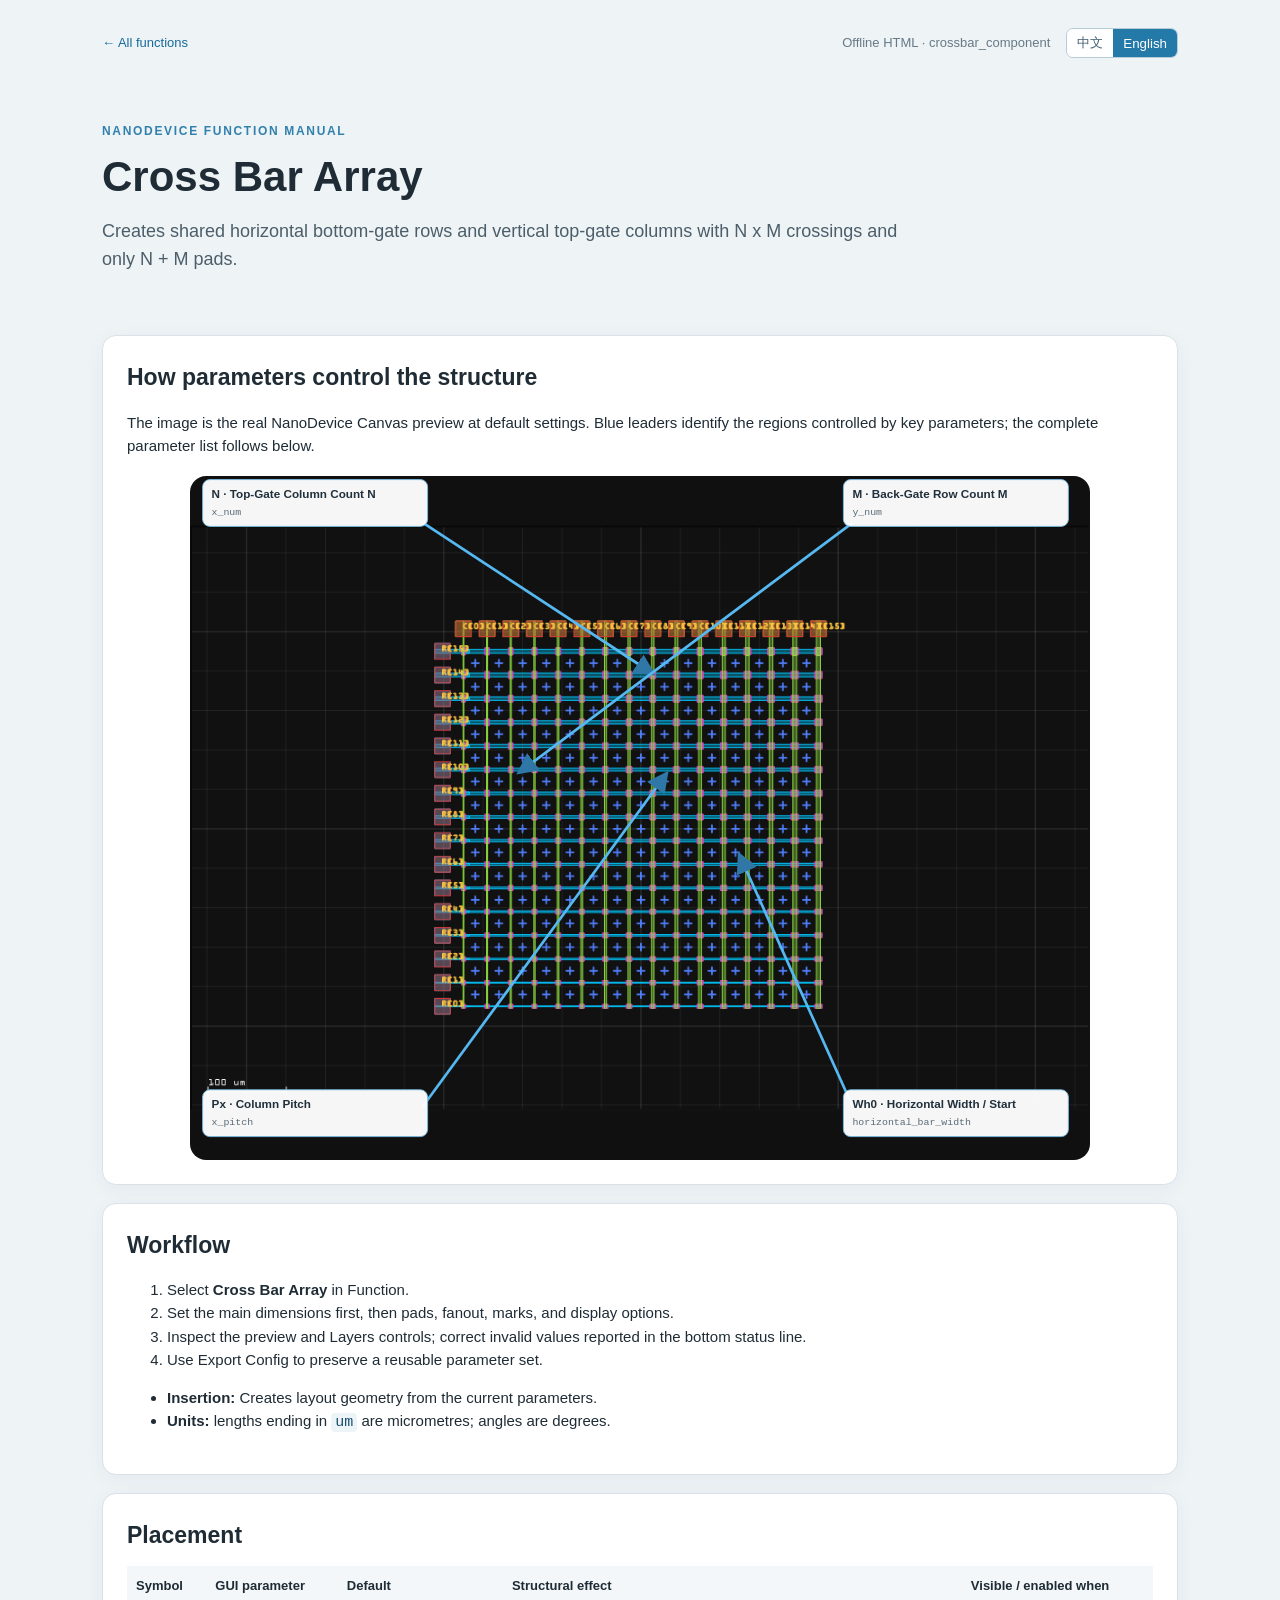
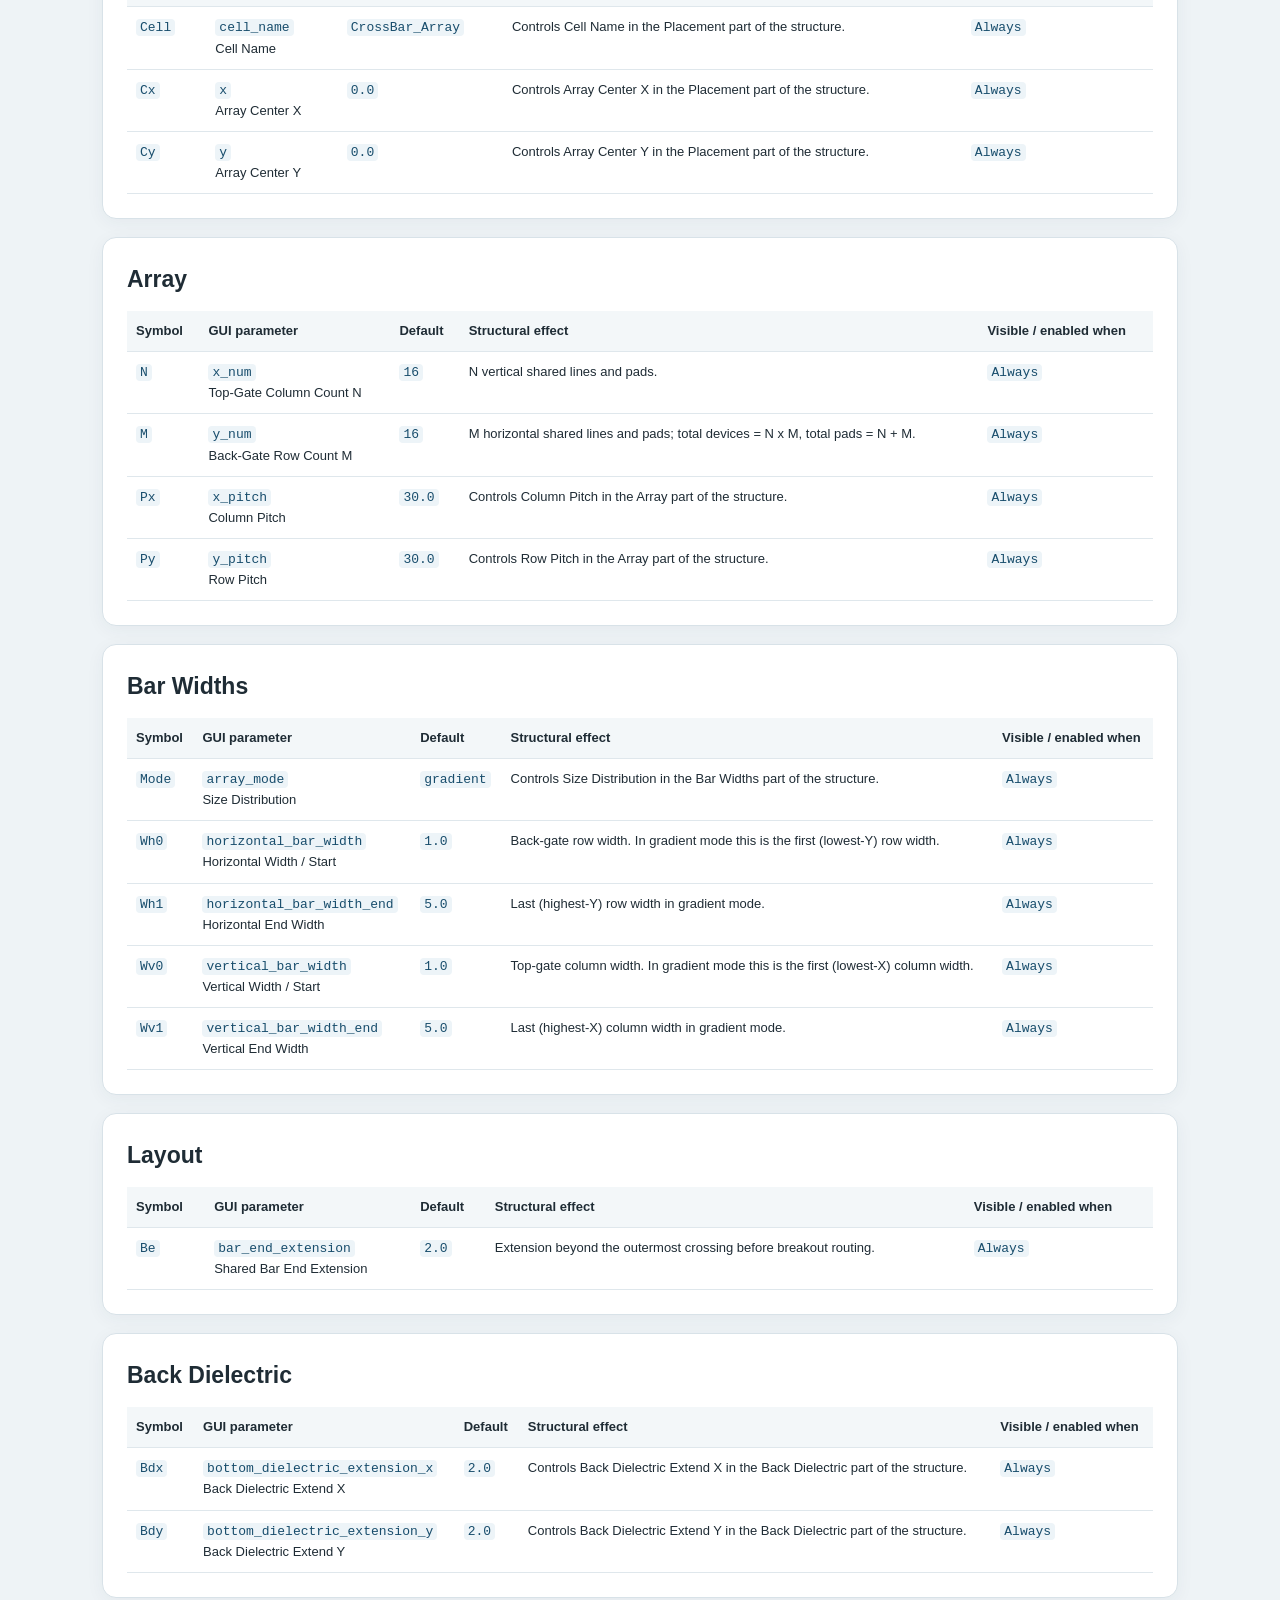
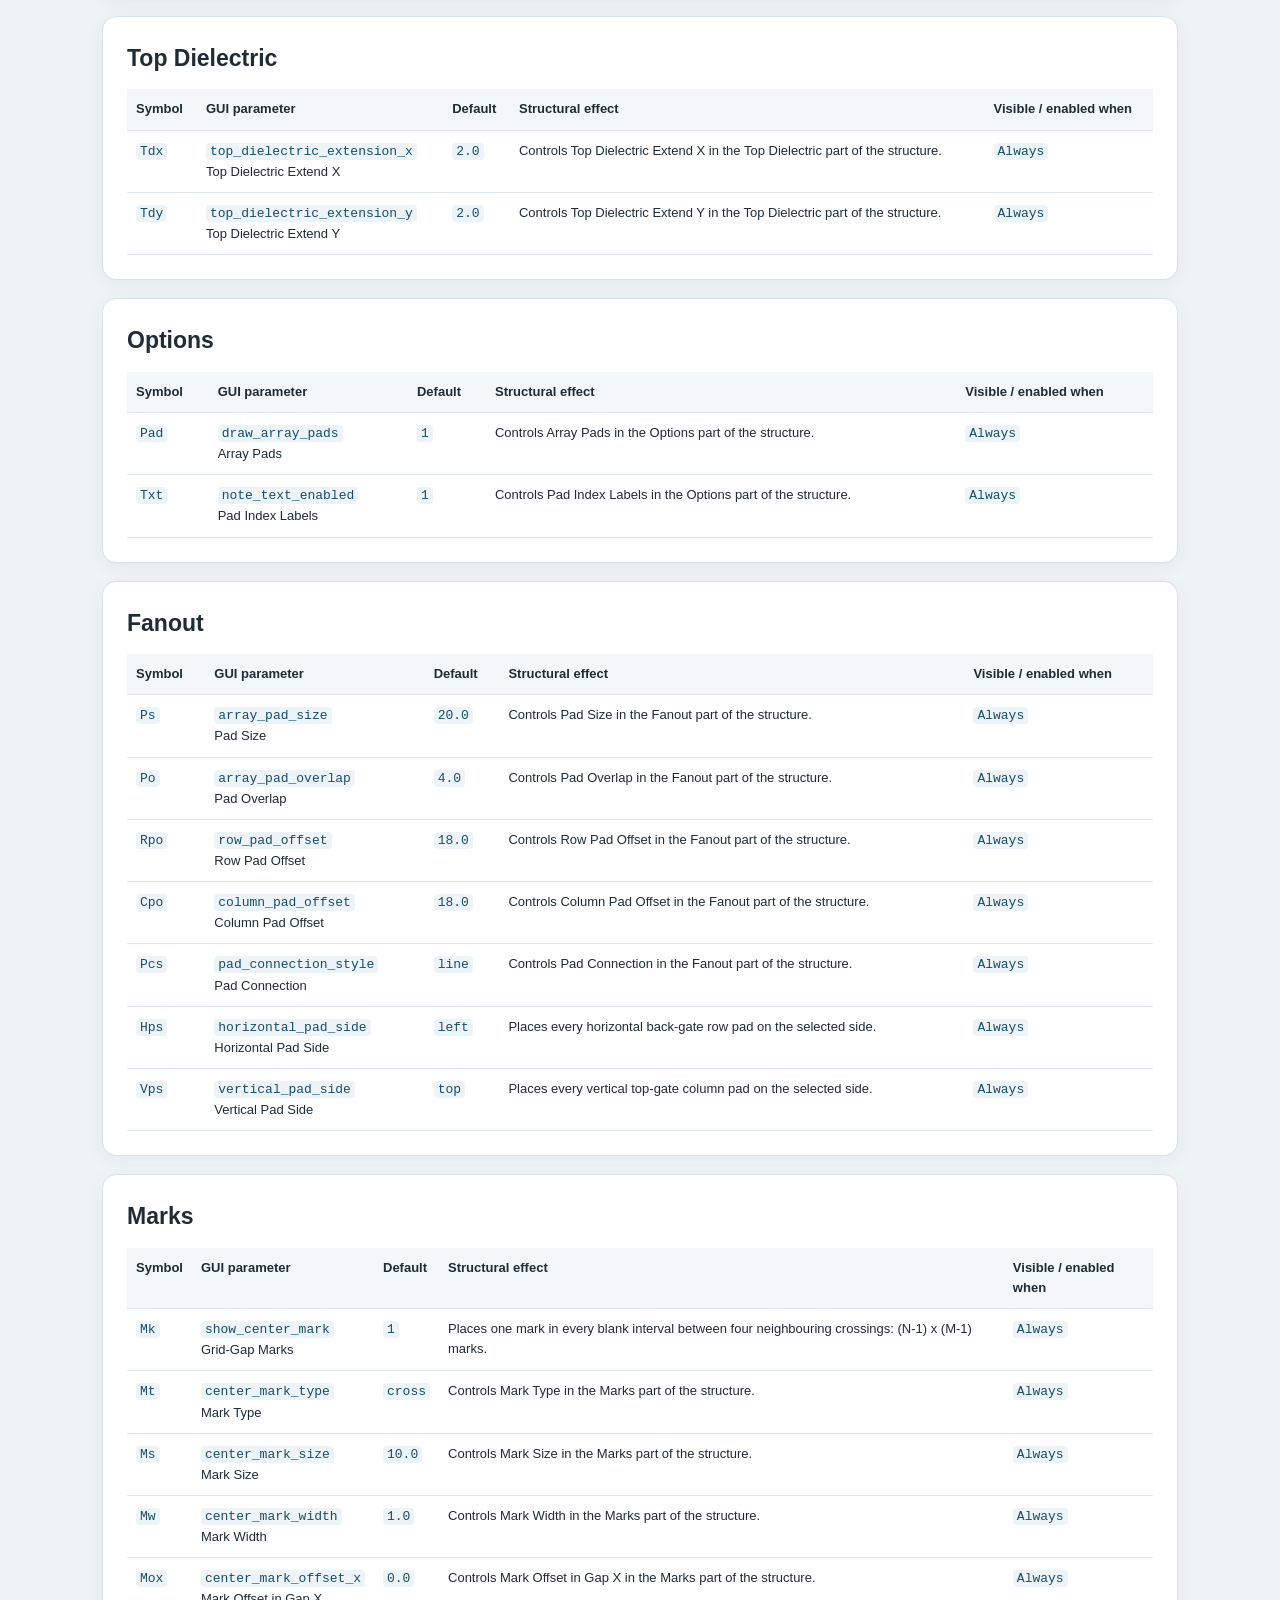
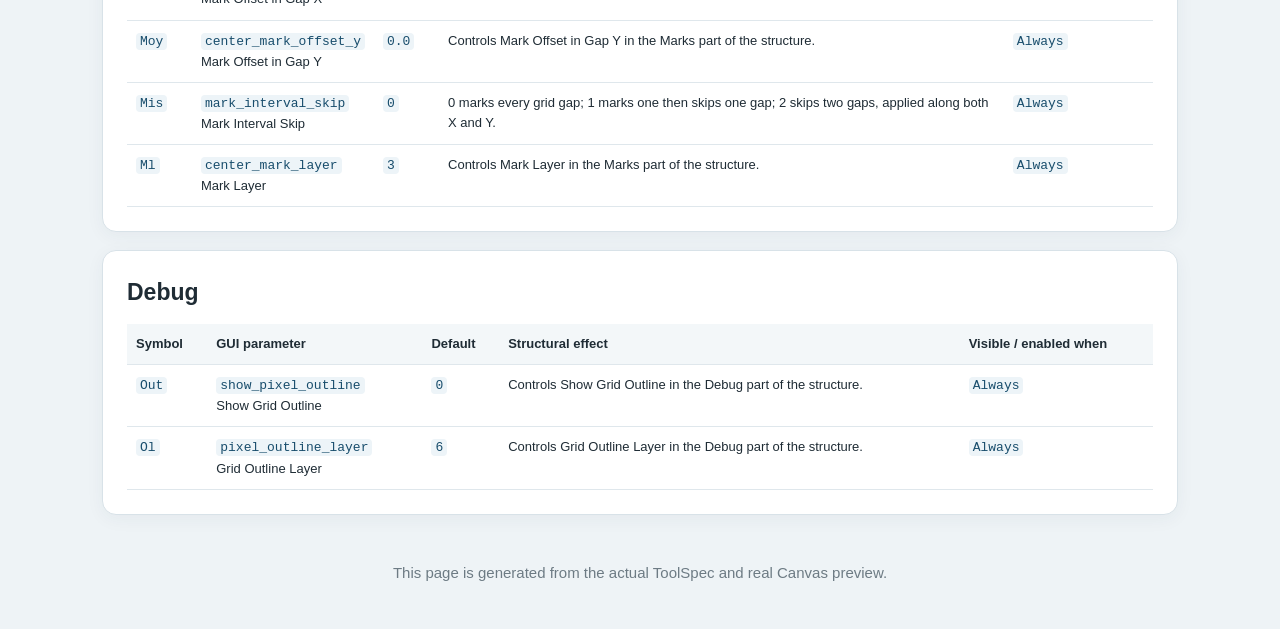
<file: lymtoolkit/toolkit/nanodevice-toolkit/manuals/crossbar_component.html>
<!doctype html><html lang="zh-CN"><head><meta charset="utf-8"><meta name="viewport" content="width=device-width,initial-scale=1"><link rel="icon" href="data:,"><title>Cross Bar Array · NanoDevice Manual</title><link rel="stylesheet" href="assets/manual.css"></head><body><main>
<nav><a href="index.html"><span class="lang zh">← 全部 Function</span><span class="lang en">← All functions</span></a><span class="nav-right"><span><span class="lang zh">离线 HTML</span><span class="lang en">Offline HTML</span> · crossbar_component</span><span class="lang-switch"><button type="button" data-lang="zh">中文</button><button type="button" data-lang="en">English</button></span></span></nav>
<header><p class="eyebrow">NANODEVICE FUNCTION MANUAL</p><h1>Cross Bar Array</h1><p class="lead"><span class="lang zh">Cross Bar 阵列：共享横向背栅行与纵向顶栅列，在每个交点形成器件并以 N+M 个 Pad 引出。</span><span class="lang en">Creates shared horizontal bottom-gate rows and vertical top-gate columns with N x M crossings and only N + M pads.</span></p></header>
<section class="hero"><h2><span class="lang zh">参数如何控制结构</span><span class="lang en">How parameters control the structure</span></h2><p><span class="lang zh">下图是该 Function 默认参数在 NanoDevice Canvas 中的真实预览。蓝色引线标出主要参数控制的区域；完整参数见下方分组表。</span><span class="lang en">The image is the real NanoDevice Canvas preview at default settings. Blue leaders identify the regions controlled by key parameters; the complete parameter list follows below.</span></p><svg class="diagram" viewBox="0 0 1000 760" role="img" aria-label="Cross Bar Array real canvas preview with parameter annotations">
<defs><marker id="arrow" markerWidth="8" markerHeight="8" refX="7" refY="4" orient="auto"><path d="M0 0L8 4L0 8Z" fill="#2f77a7"/></marker></defs>
<style>.anno{font:600 13px Segoe UI,Arial,sans-serif;fill:#20303c}.key{font:11px Consolas,monospace;fill:#596b78}</style>
<rect width="1000" height="760" rx="18" fill="#101010"/><image href="assets/crossbar_component-canvas.png" x="0" y="55" width="1000" height="650" preserveAspectRatio="none"/><path d="M259 52 L515 220" stroke="#56b8f0" stroke-width="3" fill="none" marker-end="url(#arrow)"/><rect x="14" y="4" width="250" height="52" rx="8" fill="#ffffff" fill-opacity=".96" stroke="#75bde5"/><text x="24" y="24" class="anno">N · Top-Gate Column Count N</text><text x="24" y="43" class="key">x_num</text><path d="M736 52 L365 330" stroke="#56b8f0" stroke-width="3" fill="none" marker-end="url(#arrow)"/><rect x="726" y="4" width="250" height="52" rx="8" fill="#ffffff" fill-opacity=".96" stroke="#75bde5"/><text x="736" y="24" class="anno">M · Back-Gate Row Count M</text><text x="736" y="43" class="key">y_num</text><path d="M259 700 L530 330" stroke="#56b8f0" stroke-width="3" fill="none" marker-end="url(#arrow)"/><rect x="14" y="682" width="250" height="52" rx="8" fill="#ffffff" fill-opacity=".96" stroke="#75bde5"/><text x="24" y="702" class="anno">Px · Column Pitch</text><text x="24" y="721" class="key">x_pitch</text><path d="M736 700 L610 420" stroke="#56b8f0" stroke-width="3" fill="none" marker-end="url(#arrow)"/><rect x="726" y="682" width="250" height="52" rx="8" fill="#ffffff" fill-opacity=".96" stroke="#75bde5"/><text x="736" y="702" class="anno">Wh0 · Horizontal Width / Start</text><text x="736" y="721" class="key">horizontal_bar_width</text></svg></section>
<section><h2><span class="lang zh">使用流程</span><span class="lang en">Workflow</span></h2><div class="lang zh"><ol><li>在 Function 中选择 <b>Cross Bar Array</b>。</li><li>先设置主体尺寸，再设置 Pad、扇出、标记和显示选项。</li><li>检查预览与 Layers 开关；按底部状态提示修正无效参数。</li><li>需要复用时使用 Export Config 保存全部参数。</li></ol><ul><li><b>插入方式：</b>生成当前参数对应的版图几何。</li><li><b>单位：</b>带 <code>um</code> 后缀的长度均为微米；角度为度。</li></ul></div><div class="lang en"><ol><li>Select <b>Cross Bar Array</b> in Function.</li><li>Set the main dimensions first, then pads, fanout, marks, and display options.</li><li>Inspect the preview and Layers controls; correct invalid values reported in the bottom status line.</li><li>Use Export Config to preserve a reusable parameter set.</li></ol><ul><li><b>Insertion:</b> Creates layout geometry from the current parameters.</li><li><b>Units:</b> lengths ending in <code>um</code> are micrometres; angles are degrees.</li></ul></div></section>
<section><h2>Placement</h2><div class="table-wrap"><table><thead><tr><th><span class="lang zh">符号</span><span class="lang en">Symbol</span></th><th><span class="lang zh">GUI 参数</span><span class="lang en">GUI parameter</span></th><th><span class="lang zh">默认值</span><span class="lang en">Default</span></th><th><span class="lang zh">如何改变结构</span><span class="lang en">Structural effect</span></th><th><span class="lang zh">显示/启用条件</span><span class="lang en">Visible / enabled when</span></th></tr></thead><tbody><tr><td><code>Cell</code></td><td><code>cell_name</code><br>Cell Name</td><td><code>CrossBar_Array</code></td><td><span class="lang zh">控制“Cell Name”，作用于 Placement 结构区域。</span><span class="lang en">Controls Cell Name in the Placement part of the structure.</span></td><td><code><span class="lang zh">始终</span><span class="lang en">Always</span></code></td></tr><tr><td><code>Cx</code></td><td><code>x</code><br>Array Center X</td><td><code>0.0</code></td><td><span class="lang zh">控制“Array Center X”，作用于 Placement 结构区域。</span><span class="lang en">Controls Array Center X in the Placement part of the structure.</span></td><td><code><span class="lang zh">始终</span><span class="lang en">Always</span></code></td></tr><tr><td><code>Cy</code></td><td><code>y</code><br>Array Center Y</td><td><code>0.0</code></td><td><span class="lang zh">控制“Array Center Y”，作用于 Placement 结构区域。</span><span class="lang en">Controls Array Center Y in the Placement part of the structure.</span></td><td><code><span class="lang zh">始终</span><span class="lang en">Always</span></code></td></tr></tbody></table></div></section><section><h2>Array</h2><div class="table-wrap"><table><thead><tr><th><span class="lang zh">符号</span><span class="lang en">Symbol</span></th><th><span class="lang zh">GUI 参数</span><span class="lang en">GUI parameter</span></th><th><span class="lang zh">默认值</span><span class="lang en">Default</span></th><th><span class="lang zh">如何改变结构</span><span class="lang en">Structural effect</span></th><th><span class="lang zh">显示/启用条件</span><span class="lang en">Visible / enabled when</span></th></tr></thead><tbody><tr><td><code>N</code></td><td><code>x_num</code><br>Top-Gate Column Count N</td><td><code>16</code></td><td><span class="lang zh">控制“Top-Gate Column Count N”，作用于 Array 结构区域。</span><span class="lang en">N vertical shared lines and pads.</span></td><td><code><span class="lang zh">始终</span><span class="lang en">Always</span></code></td></tr><tr><td><code>M</code></td><td><code>y_num</code><br>Back-Gate Row Count M</td><td><code>16</code></td><td><span class="lang zh">控制“Back-Gate Row Count M”，作用于 Array 结构区域。</span><span class="lang en">M horizontal shared lines and pads; total devices = N x M, total pads = N + M.</span></td><td><code><span class="lang zh">始终</span><span class="lang en">Always</span></code></td></tr><tr><td><code>Px</code></td><td><code>x_pitch</code><br>Column Pitch</td><td><code>30.0</code></td><td><span class="lang zh">控制“Column Pitch”，作用于 Array 结构区域。</span><span class="lang en">Controls Column Pitch in the Array part of the structure.</span></td><td><code><span class="lang zh">始终</span><span class="lang en">Always</span></code></td></tr><tr><td><code>Py</code></td><td><code>y_pitch</code><br>Row Pitch</td><td><code>30.0</code></td><td><span class="lang zh">控制“Row Pitch”，作用于 Array 结构区域。</span><span class="lang en">Controls Row Pitch in the Array part of the structure.</span></td><td><code><span class="lang zh">始终</span><span class="lang en">Always</span></code></td></tr></tbody></table></div></section><section><h2>Bar Widths</h2><div class="table-wrap"><table><thead><tr><th><span class="lang zh">符号</span><span class="lang en">Symbol</span></th><th><span class="lang zh">GUI 参数</span><span class="lang en">GUI parameter</span></th><th><span class="lang zh">默认值</span><span class="lang en">Default</span></th><th><span class="lang zh">如何改变结构</span><span class="lang en">Structural effect</span></th><th><span class="lang zh">显示/启用条件</span><span class="lang en">Visible / enabled when</span></th></tr></thead><tbody><tr><td><code>Mode</code></td><td><code>array_mode</code><br>Size Distribution</td><td><code>gradient</code></td><td><span class="lang zh">控制“Size Distribution”，作用于 Bar Widths 结构区域。</span><span class="lang en">Controls Size Distribution in the Bar Widths part of the structure.</span></td><td><code><span class="lang zh">始终</span><span class="lang en">Always</span></code></td></tr><tr><td><code>Wh0</code></td><td><code>horizontal_bar_width</code><br>Horizontal Width / Start</td><td><code>1.0</code></td><td><span class="lang zh">控制“Horizontal Width / Start”，作用于 Bar Widths 结构区域。</span><span class="lang en">Back-gate row width. In gradient mode this is the first (lowest-Y) row width.</span></td><td><code><span class="lang zh">始终</span><span class="lang en">Always</span></code></td></tr><tr><td><code>Wh1</code></td><td><code>horizontal_bar_width_end</code><br>Horizontal End Width</td><td><code>5.0</code></td><td><span class="lang zh">控制“Horizontal End Width”，作用于 Bar Widths 结构区域。</span><span class="lang en">Last (highest-Y) row width in gradient mode.</span></td><td><code><span class="lang zh">始终</span><span class="lang en">Always</span></code></td></tr><tr><td><code>Wv0</code></td><td><code>vertical_bar_width</code><br>Vertical Width / Start</td><td><code>1.0</code></td><td><span class="lang zh">控制“Vertical Width / Start”，作用于 Bar Widths 结构区域。</span><span class="lang en">Top-gate column width. In gradient mode this is the first (lowest-X) column width.</span></td><td><code><span class="lang zh">始终</span><span class="lang en">Always</span></code></td></tr><tr><td><code>Wv1</code></td><td><code>vertical_bar_width_end</code><br>Vertical End Width</td><td><code>5.0</code></td><td><span class="lang zh">控制“Vertical End Width”，作用于 Bar Widths 结构区域。</span><span class="lang en">Last (highest-X) column width in gradient mode.</span></td><td><code><span class="lang zh">始终</span><span class="lang en">Always</span></code></td></tr></tbody></table></div></section><section><h2>Layout</h2><div class="table-wrap"><table><thead><tr><th><span class="lang zh">符号</span><span class="lang en">Symbol</span></th><th><span class="lang zh">GUI 参数</span><span class="lang en">GUI parameter</span></th><th><span class="lang zh">默认值</span><span class="lang en">Default</span></th><th><span class="lang zh">如何改变结构</span><span class="lang en">Structural effect</span></th><th><span class="lang zh">显示/启用条件</span><span class="lang en">Visible / enabled when</span></th></tr></thead><tbody><tr><td><code>Be</code></td><td><code>bar_end_extension</code><br>Shared Bar End Extension</td><td><code>2.0</code></td><td><span class="lang zh">控制“Shared Bar End Extension”，作用于 Layout 结构区域。</span><span class="lang en">Extension beyond the outermost crossing before breakout routing.</span></td><td><code><span class="lang zh">始终</span><span class="lang en">Always</span></code></td></tr></tbody></table></div></section><section><h2>Back Dielectric</h2><div class="table-wrap"><table><thead><tr><th><span class="lang zh">符号</span><span class="lang en">Symbol</span></th><th><span class="lang zh">GUI 参数</span><span class="lang en">GUI parameter</span></th><th><span class="lang zh">默认值</span><span class="lang en">Default</span></th><th><span class="lang zh">如何改变结构</span><span class="lang en">Structural effect</span></th><th><span class="lang zh">显示/启用条件</span><span class="lang en">Visible / enabled when</span></th></tr></thead><tbody><tr><td><code>Bdx</code></td><td><code>bottom_dielectric_extension_x</code><br>Back Dielectric Extend X</td><td><code>2.0</code></td><td><span class="lang zh">控制“Back Dielectric Extend X”，作用于 Back Dielectric 结构区域。</span><span class="lang en">Controls Back Dielectric Extend X in the Back Dielectric part of the structure.</span></td><td><code><span class="lang zh">始终</span><span class="lang en">Always</span></code></td></tr><tr><td><code>Bdy</code></td><td><code>bottom_dielectric_extension_y</code><br>Back Dielectric Extend Y</td><td><code>2.0</code></td><td><span class="lang zh">控制“Back Dielectric Extend Y”，作用于 Back Dielectric 结构区域。</span><span class="lang en">Controls Back Dielectric Extend Y in the Back Dielectric part of the structure.</span></td><td><code><span class="lang zh">始终</span><span class="lang en">Always</span></code></td></tr></tbody></table></div></section><section><h2>Top Dielectric</h2><div class="table-wrap"><table><thead><tr><th><span class="lang zh">符号</span><span class="lang en">Symbol</span></th><th><span class="lang zh">GUI 参数</span><span class="lang en">GUI parameter</span></th><th><span class="lang zh">默认值</span><span class="lang en">Default</span></th><th><span class="lang zh">如何改变结构</span><span class="lang en">Structural effect</span></th><th><span class="lang zh">显示/启用条件</span><span class="lang en">Visible / enabled when</span></th></tr></thead><tbody><tr><td><code>Tdx</code></td><td><code>top_dielectric_extension_x</code><br>Top Dielectric Extend X</td><td><code>2.0</code></td><td><span class="lang zh">控制“Top Dielectric Extend X”，作用于 Top Dielectric 结构区域。</span><span class="lang en">Controls Top Dielectric Extend X in the Top Dielectric part of the structure.</span></td><td><code><span class="lang zh">始终</span><span class="lang en">Always</span></code></td></tr><tr><td><code>Tdy</code></td><td><code>top_dielectric_extension_y</code><br>Top Dielectric Extend Y</td><td><code>2.0</code></td><td><span class="lang zh">控制“Top Dielectric Extend Y”，作用于 Top Dielectric 结构区域。</span><span class="lang en">Controls Top Dielectric Extend Y in the Top Dielectric part of the structure.</span></td><td><code><span class="lang zh">始终</span><span class="lang en">Always</span></code></td></tr></tbody></table></div></section><section><h2>Options</h2><div class="table-wrap"><table><thead><tr><th><span class="lang zh">符号</span><span class="lang en">Symbol</span></th><th><span class="lang zh">GUI 参数</span><span class="lang en">GUI parameter</span></th><th><span class="lang zh">默认值</span><span class="lang en">Default</span></th><th><span class="lang zh">如何改变结构</span><span class="lang en">Structural effect</span></th><th><span class="lang zh">显示/启用条件</span><span class="lang en">Visible / enabled when</span></th></tr></thead><tbody><tr><td><code>Pad</code></td><td><code>draw_array_pads</code><br>Array Pads</td><td><code>1</code></td><td><span class="lang zh">控制“Array Pads”，作用于 Options 结构区域。</span><span class="lang en">Controls Array Pads in the Options part of the structure.</span></td><td><code><span class="lang zh">始终</span><span class="lang en">Always</span></code></td></tr><tr><td><code>Txt</code></td><td><code>note_text_enabled</code><br>Pad Index Labels</td><td><code>1</code></td><td><span class="lang zh">控制“Pad Index Labels”，作用于 Options 结构区域。</span><span class="lang en">Controls Pad Index Labels in the Options part of the structure.</span></td><td><code><span class="lang zh">始终</span><span class="lang en">Always</span></code></td></tr></tbody></table></div></section><section><h2>Fanout</h2><div class="table-wrap"><table><thead><tr><th><span class="lang zh">符号</span><span class="lang en">Symbol</span></th><th><span class="lang zh">GUI 参数</span><span class="lang en">GUI parameter</span></th><th><span class="lang zh">默认值</span><span class="lang en">Default</span></th><th><span class="lang zh">如何改变结构</span><span class="lang en">Structural effect</span></th><th><span class="lang zh">显示/启用条件</span><span class="lang en">Visible / enabled when</span></th></tr></thead><tbody><tr><td><code>Ps</code></td><td><code>array_pad_size</code><br>Pad Size</td><td><code>20.0</code></td><td><span class="lang zh">控制“Pad Size”，作用于 Fanout 结构区域。</span><span class="lang en">Controls Pad Size in the Fanout part of the structure.</span></td><td><code><span class="lang zh">始终</span><span class="lang en">Always</span></code></td></tr><tr><td><code>Po</code></td><td><code>array_pad_overlap</code><br>Pad Overlap</td><td><code>4.0</code></td><td><span class="lang zh">控制“Pad Overlap”，作用于 Fanout 结构区域。</span><span class="lang en">Controls Pad Overlap in the Fanout part of the structure.</span></td><td><code><span class="lang zh">始终</span><span class="lang en">Always</span></code></td></tr><tr><td><code>Rpo</code></td><td><code>row_pad_offset</code><br>Row Pad Offset</td><td><code>18.0</code></td><td><span class="lang zh">控制“Row Pad Offset”，作用于 Fanout 结构区域。</span><span class="lang en">Controls Row Pad Offset in the Fanout part of the structure.</span></td><td><code><span class="lang zh">始终</span><span class="lang en">Always</span></code></td></tr><tr><td><code>Cpo</code></td><td><code>column_pad_offset</code><br>Column Pad Offset</td><td><code>18.0</code></td><td><span class="lang zh">控制“Column Pad Offset”，作用于 Fanout 结构区域。</span><span class="lang en">Controls Column Pad Offset in the Fanout part of the structure.</span></td><td><code><span class="lang zh">始终</span><span class="lang en">Always</span></code></td></tr><tr><td><code>Pcs</code></td><td><code>pad_connection_style</code><br>Pad Connection</td><td><code>line</code></td><td><span class="lang zh">控制“Pad Connection”，作用于 Fanout 结构区域。</span><span class="lang en">Controls Pad Connection in the Fanout part of the structure.</span></td><td><code><span class="lang zh">始终</span><span class="lang en">Always</span></code></td></tr><tr><td><code>Hps</code></td><td><code>horizontal_pad_side</code><br>Horizontal Pad Side</td><td><code>left</code></td><td><span class="lang zh">控制“Horizontal Pad Side”，作用于 Fanout 结构区域。</span><span class="lang en">Places every horizontal back-gate row pad on the selected side.</span></td><td><code><span class="lang zh">始终</span><span class="lang en">Always</span></code></td></tr><tr><td><code>Vps</code></td><td><code>vertical_pad_side</code><br>Vertical Pad Side</td><td><code>top</code></td><td><span class="lang zh">控制“Vertical Pad Side”，作用于 Fanout 结构区域。</span><span class="lang en">Places every vertical top-gate column pad on the selected side.</span></td><td><code><span class="lang zh">始终</span><span class="lang en">Always</span></code></td></tr></tbody></table></div></section><section><h2>Marks</h2><div class="table-wrap"><table><thead><tr><th><span class="lang zh">符号</span><span class="lang en">Symbol</span></th><th><span class="lang zh">GUI 参数</span><span class="lang en">GUI parameter</span></th><th><span class="lang zh">默认值</span><span class="lang en">Default</span></th><th><span class="lang zh">如何改变结构</span><span class="lang en">Structural effect</span></th><th><span class="lang zh">显示/启用条件</span><span class="lang en">Visible / enabled when</span></th></tr></thead><tbody><tr><td><code>Mk</code></td><td><code>show_center_mark</code><br>Grid-Gap Marks</td><td><code>1</code></td><td><span class="lang zh">控制“Grid-Gap Marks”，作用于 Marks 结构区域。</span><span class="lang en">Places one mark in every blank interval between four neighbouring crossings: (N-1) x (M-1) marks.</span></td><td><code><span class="lang zh">始终</span><span class="lang en">Always</span></code></td></tr><tr><td><code>Mt</code></td><td><code>center_mark_type</code><br>Mark Type</td><td><code>cross</code></td><td><span class="lang zh">控制“Mark Type”，作用于 Marks 结构区域。</span><span class="lang en">Controls Mark Type in the Marks part of the structure.</span></td><td><code><span class="lang zh">始终</span><span class="lang en">Always</span></code></td></tr><tr><td><code>Ms</code></td><td><code>center_mark_size</code><br>Mark Size</td><td><code>10.0</code></td><td><span class="lang zh">控制“Mark Size”，作用于 Marks 结构区域。</span><span class="lang en">Controls Mark Size in the Marks part of the structure.</span></td><td><code><span class="lang zh">始终</span><span class="lang en">Always</span></code></td></tr><tr><td><code>Mw</code></td><td><code>center_mark_width</code><br>Mark Width</td><td><code>1.0</code></td><td><span class="lang zh">控制“Mark Width”，作用于 Marks 结构区域。</span><span class="lang en">Controls Mark Width in the Marks part of the structure.</span></td><td><code><span class="lang zh">始终</span><span class="lang en">Always</span></code></td></tr><tr><td><code>Mox</code></td><td><code>center_mark_offset_x</code><br>Mark Offset in Gap X</td><td><code>0.0</code></td><td><span class="lang zh">控制“Mark Offset in Gap X”，作用于 Marks 结构区域。</span><span class="lang en">Controls Mark Offset in Gap X in the Marks part of the structure.</span></td><td><code><span class="lang zh">始终</span><span class="lang en">Always</span></code></td></tr><tr><td><code>Moy</code></td><td><code>center_mark_offset_y</code><br>Mark Offset in Gap Y</td><td><code>0.0</code></td><td><span class="lang zh">控制“Mark Offset in Gap Y”，作用于 Marks 结构区域。</span><span class="lang en">Controls Mark Offset in Gap Y in the Marks part of the structure.</span></td><td><code><span class="lang zh">始终</span><span class="lang en">Always</span></code></td></tr><tr><td><code>Mis</code></td><td><code>mark_interval_skip</code><br>Mark Interval Skip</td><td><code>0</code></td><td><span class="lang zh">控制“Mark Interval Skip”，作用于 Marks 结构区域。</span><span class="lang en">0 marks every grid gap; 1 marks one then skips one gap; 2 skips two gaps, applied along both X and Y.</span></td><td><code><span class="lang zh">始终</span><span class="lang en">Always</span></code></td></tr><tr><td><code>Ml</code></td><td><code>center_mark_layer</code><br>Mark Layer</td><td><code>3</code></td><td><span class="lang zh">控制“Mark Layer”，作用于 Marks 结构区域。</span><span class="lang en">Controls Mark Layer in the Marks part of the structure.</span></td><td><code><span class="lang zh">始终</span><span class="lang en">Always</span></code></td></tr></tbody></table></div></section><section><h2>Debug</h2><div class="table-wrap"><table><thead><tr><th><span class="lang zh">符号</span><span class="lang en">Symbol</span></th><th><span class="lang zh">GUI 参数</span><span class="lang en">GUI parameter</span></th><th><span class="lang zh">默认值</span><span class="lang en">Default</span></th><th><span class="lang zh">如何改变结构</span><span class="lang en">Structural effect</span></th><th><span class="lang zh">显示/启用条件</span><span class="lang en">Visible / enabled when</span></th></tr></thead><tbody><tr><td><code>Out</code></td><td><code>show_pixel_outline</code><br>Show Grid Outline</td><td><code>0</code></td><td><span class="lang zh">控制“Show Grid Outline”，作用于 Debug 结构区域。</span><span class="lang en">Controls Show Grid Outline in the Debug part of the structure.</span></td><td><code><span class="lang zh">始终</span><span class="lang en">Always</span></code></td></tr><tr><td><code>Ol</code></td><td><code>pixel_outline_layer</code><br>Grid Outline Layer</td><td><code>6</code></td><td><span class="lang zh">控制“Grid Outline Layer”，作用于 Debug 结构区域。</span><span class="lang en">Controls Grid Outline Layer in the Debug part of the structure.</span></td><td><code><span class="lang zh">始终</span><span class="lang en">Always</span></code></td></tr></tbody></table></div></section>
<footer><span class="lang zh">本页由实际 ToolSpec 参数与真实 Canvas 生成。</span><span class="lang en">This page is generated from the actual ToolSpec and real Canvas preview.</span></footer>
</main><script src="assets/manual.js"></script></body></html>
</file>
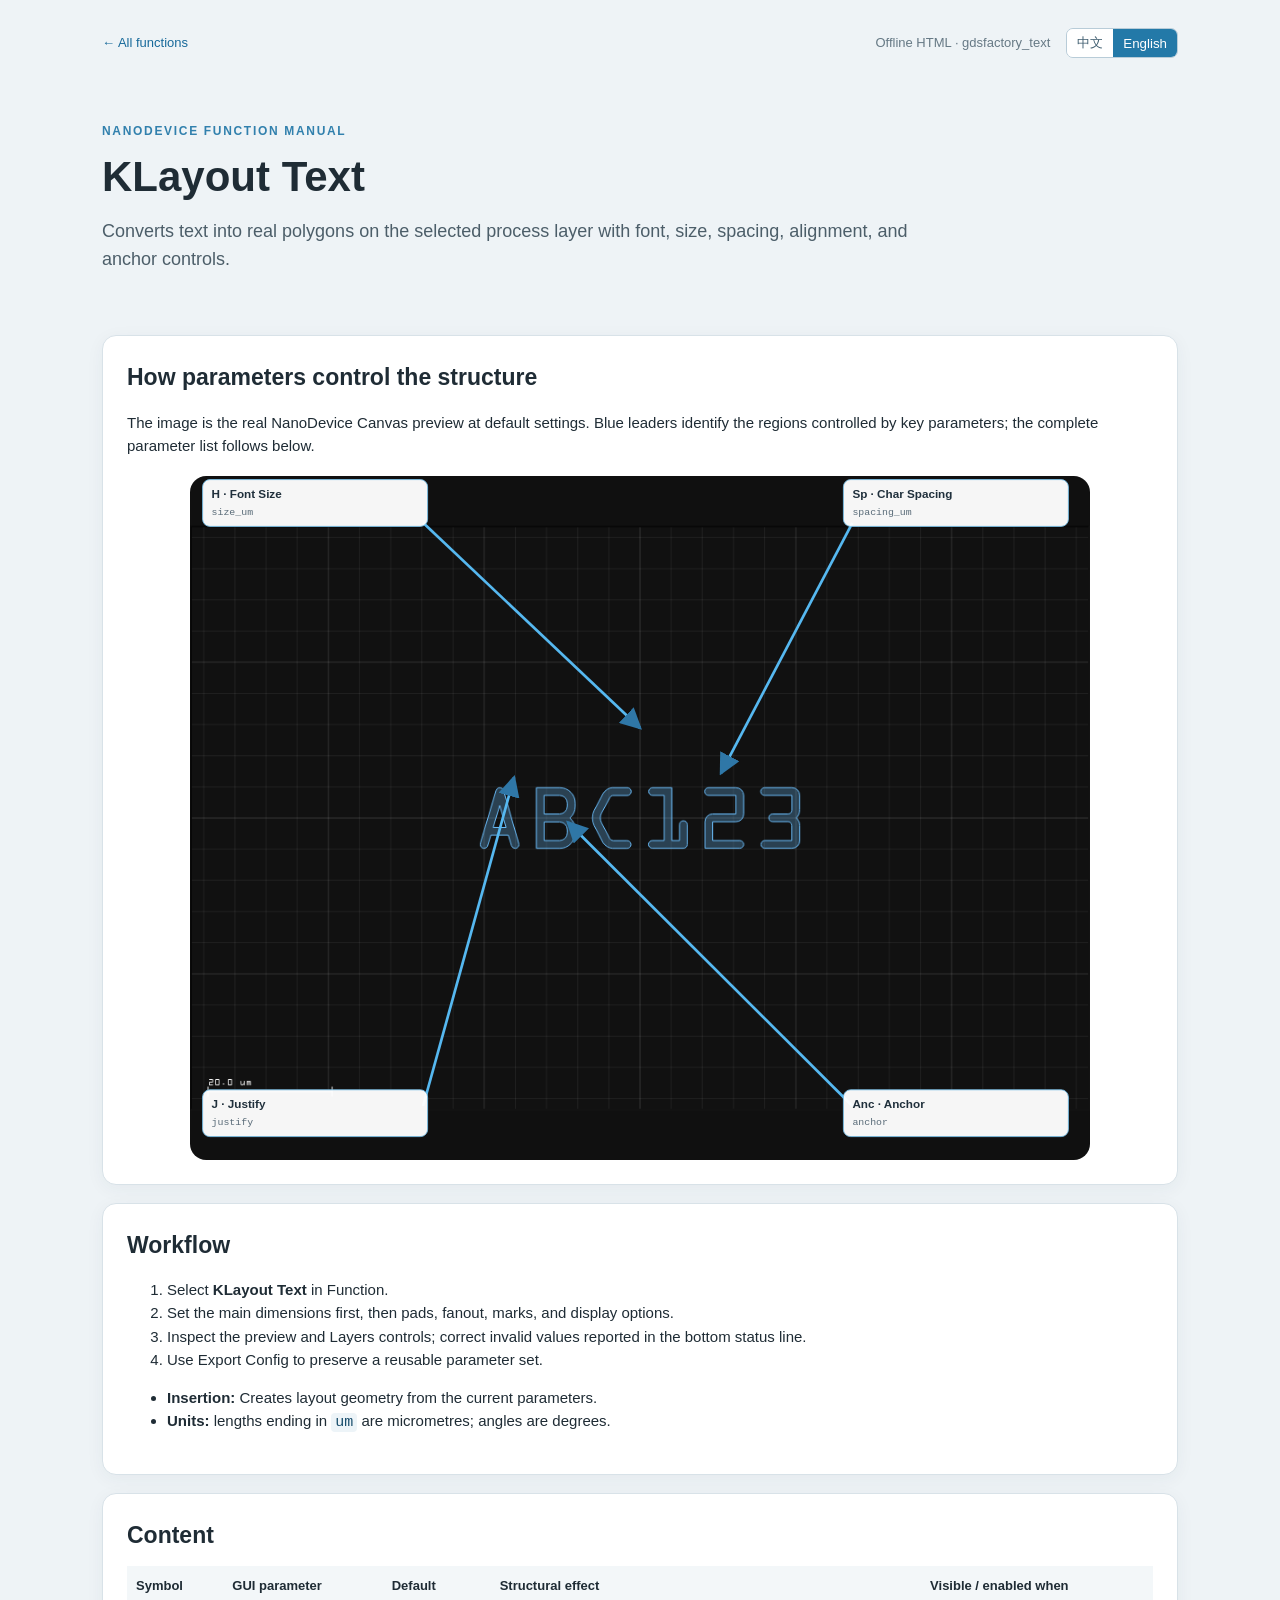
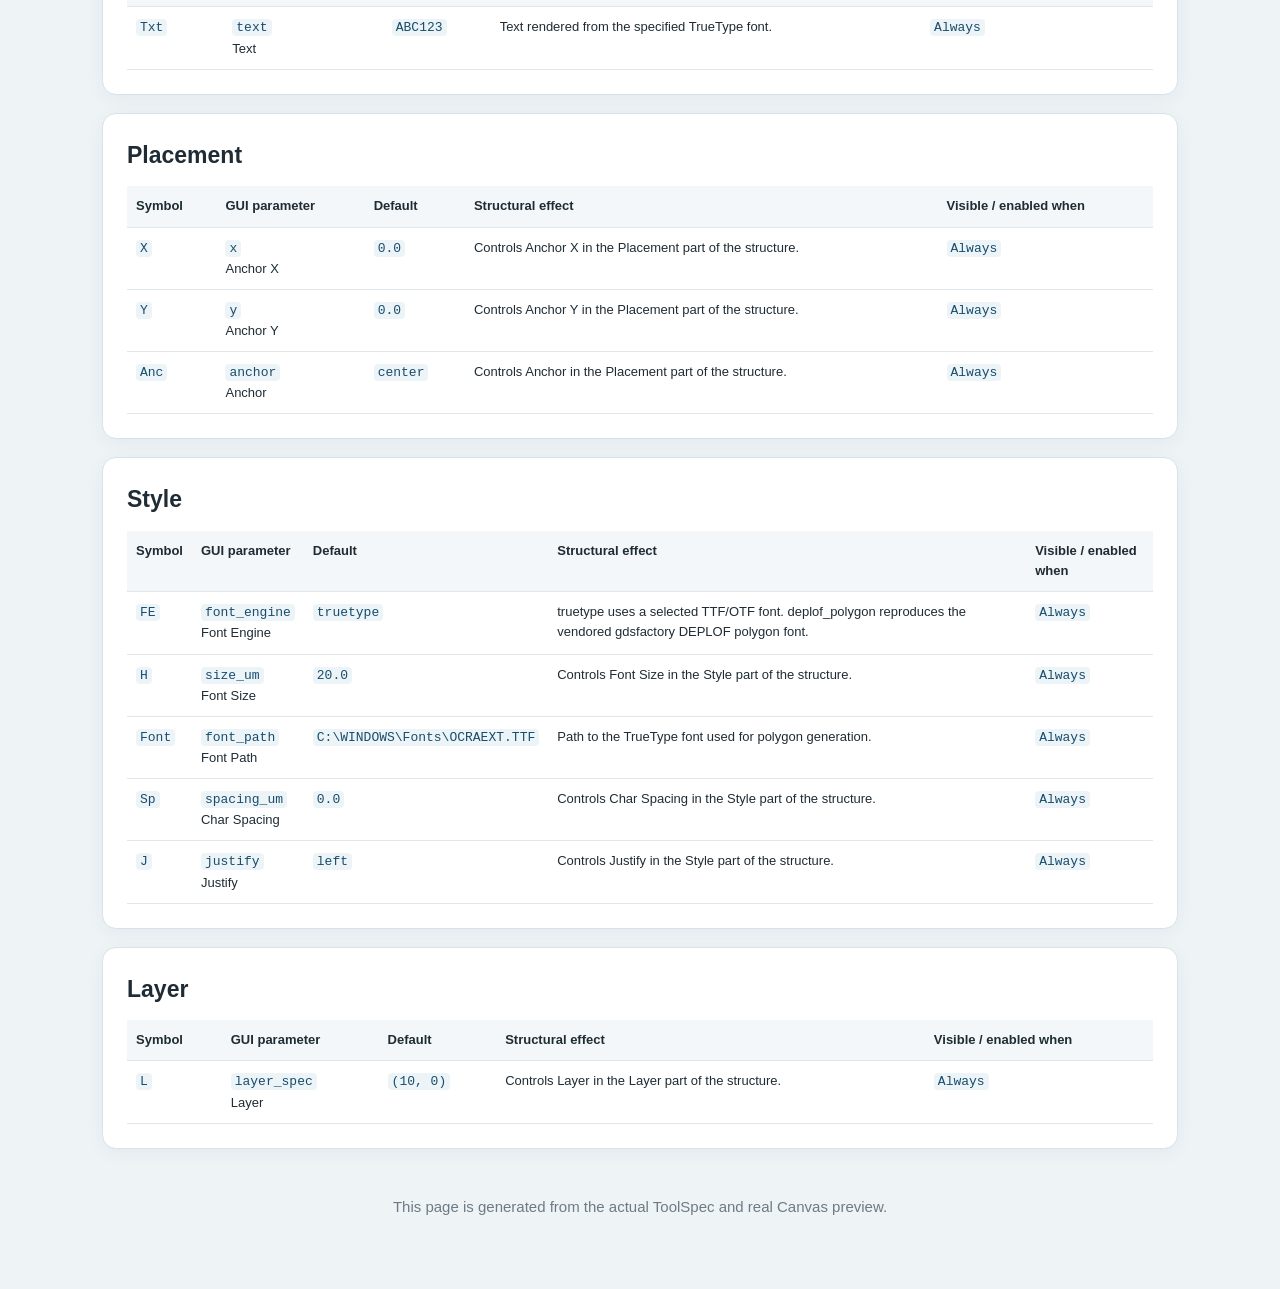
<file: lymtoolkit/toolkit/nanodevice-toolkit/manuals/gdsfactory_text.html>
<!doctype html><html lang="zh-CN"><head><meta charset="utf-8"><meta name="viewport" content="width=device-width,initial-scale=1"><link rel="icon" href="data:,"><title>KLayout Text · NanoDevice Manual</title><link rel="stylesheet" href="assets/manual.css"></head><body><main>
<nav><a href="index.html"><span class="lang zh">← 全部 Function</span><span class="lang en">← All functions</span></a><span class="nav-right"><span><span class="lang zh">离线 HTML</span><span class="lang en">Offline HTML</span> · gdsfactory_text</span><span class="lang-switch"><button type="button" data-lang="zh">中文</button><button type="button" data-lang="en">English</button></span></span></nav>
<header><p class="eyebrow">NANODEVICE FUNCTION MANUAL</p><h1>KLayout Text</h1><p class="lead"><span class="lang zh">版图文字：将文字转换为所选工艺层上的真实多边形，并控制字体、字号、字距和锚点。</span><span class="lang en">Converts text into real polygons on the selected process layer with font, size, spacing, alignment, and anchor controls.</span></p></header>
<section class="hero"><h2><span class="lang zh">参数如何控制结构</span><span class="lang en">How parameters control the structure</span></h2><p><span class="lang zh">下图是该 Function 默认参数在 NanoDevice Canvas 中的真实预览。蓝色引线标出主要参数控制的区域；完整参数见下方分组表。</span><span class="lang en">The image is the real NanoDevice Canvas preview at default settings. Blue leaders identify the regions controlled by key parameters; the complete parameter list follows below.</span></p><svg class="diagram" viewBox="0 0 1000 760" role="img" aria-label="KLayout Text real canvas preview with parameter annotations">
<defs><marker id="arrow" markerWidth="8" markerHeight="8" refX="7" refY="4" orient="auto"><path d="M0 0L8 4L0 8Z" fill="#2f77a7"/></marker></defs>
<style>.anno{font:600 13px Segoe UI,Arial,sans-serif;fill:#20303c}.key{font:11px Consolas,monospace;fill:#596b78}</style>
<rect width="1000" height="760" rx="18" fill="#101010"/><image href="assets/gdsfactory_text-canvas.png" x="0" y="55" width="1000" height="650" preserveAspectRatio="none"/><path d="M259 52 L500 280" stroke="#56b8f0" stroke-width="3" fill="none" marker-end="url(#arrow)"/><rect x="14" y="4" width="250" height="52" rx="8" fill="#ffffff" fill-opacity=".96" stroke="#75bde5"/><text x="24" y="24" class="anno">H · Font Size</text><text x="24" y="43" class="key">size_um</text><path d="M736 52 L590 330" stroke="#56b8f0" stroke-width="3" fill="none" marker-end="url(#arrow)"/><rect x="726" y="4" width="250" height="52" rx="8" fill="#ffffff" fill-opacity=".96" stroke="#75bde5"/><text x="736" y="24" class="anno">Sp · Char Spacing</text><text x="736" y="43" class="key">spacing_um</text><path d="M259 700 L360 335" stroke="#56b8f0" stroke-width="3" fill="none" marker-end="url(#arrow)"/><rect x="14" y="682" width="250" height="52" rx="8" fill="#ffffff" fill-opacity=".96" stroke="#75bde5"/><text x="24" y="702" class="anno">J · Justify</text><text x="24" y="721" class="key">justify</text><path d="M736 700 L420 385" stroke="#56b8f0" stroke-width="3" fill="none" marker-end="url(#arrow)"/><rect x="726" y="682" width="250" height="52" rx="8" fill="#ffffff" fill-opacity=".96" stroke="#75bde5"/><text x="736" y="702" class="anno">Anc · Anchor</text><text x="736" y="721" class="key">anchor</text></svg></section>
<section><h2><span class="lang zh">使用流程</span><span class="lang en">Workflow</span></h2><div class="lang zh"><ol><li>在 Function 中选择 <b>KLayout Text</b>。</li><li>先设置主体尺寸，再设置 Pad、扇出、标记和显示选项。</li><li>检查预览与 Layers 开关；按底部状态提示修正无效参数。</li><li>需要复用时使用 Export Config 保存全部参数。</li></ol><ul><li><b>插入方式：</b>生成当前参数对应的版图几何。</li><li><b>单位：</b>带 <code>um</code> 后缀的长度均为微米；角度为度。</li></ul></div><div class="lang en"><ol><li>Select <b>KLayout Text</b> in Function.</li><li>Set the main dimensions first, then pads, fanout, marks, and display options.</li><li>Inspect the preview and Layers controls; correct invalid values reported in the bottom status line.</li><li>Use Export Config to preserve a reusable parameter set.</li></ol><ul><li><b>Insertion:</b> Creates layout geometry from the current parameters.</li><li><b>Units:</b> lengths ending in <code>um</code> are micrometres; angles are degrees.</li></ul></div></section>
<section><h2>Content</h2><div class="table-wrap"><table><thead><tr><th><span class="lang zh">符号</span><span class="lang en">Symbol</span></th><th><span class="lang zh">GUI 参数</span><span class="lang en">GUI parameter</span></th><th><span class="lang zh">默认值</span><span class="lang en">Default</span></th><th><span class="lang zh">如何改变结构</span><span class="lang en">Structural effect</span></th><th><span class="lang zh">显示/启用条件</span><span class="lang en">Visible / enabled when</span></th></tr></thead><tbody><tr><td><code>Txt</code></td><td><code>text</code><br>Text</td><td><code>ABC123</code></td><td><span class="lang zh">控制“Text”，作用于 Content 结构区域。</span><span class="lang en">Text rendered from the specified TrueType font.</span></td><td><code><span class="lang zh">始终</span><span class="lang en">Always</span></code></td></tr></tbody></table></div></section><section><h2>Placement</h2><div class="table-wrap"><table><thead><tr><th><span class="lang zh">符号</span><span class="lang en">Symbol</span></th><th><span class="lang zh">GUI 参数</span><span class="lang en">GUI parameter</span></th><th><span class="lang zh">默认值</span><span class="lang en">Default</span></th><th><span class="lang zh">如何改变结构</span><span class="lang en">Structural effect</span></th><th><span class="lang zh">显示/启用条件</span><span class="lang en">Visible / enabled when</span></th></tr></thead><tbody><tr><td><code>X</code></td><td><code>x</code><br>Anchor X</td><td><code>0.0</code></td><td><span class="lang zh">控制“Anchor X”，作用于 Placement 结构区域。</span><span class="lang en">Controls Anchor X in the Placement part of the structure.</span></td><td><code><span class="lang zh">始终</span><span class="lang en">Always</span></code></td></tr><tr><td><code>Y</code></td><td><code>y</code><br>Anchor Y</td><td><code>0.0</code></td><td><span class="lang zh">控制“Anchor Y”，作用于 Placement 结构区域。</span><span class="lang en">Controls Anchor Y in the Placement part of the structure.</span></td><td><code><span class="lang zh">始终</span><span class="lang en">Always</span></code></td></tr><tr><td><code>Anc</code></td><td><code>anchor</code><br>Anchor</td><td><code>center</code></td><td><span class="lang zh">控制“Anchor”，作用于 Placement 结构区域。</span><span class="lang en">Controls Anchor in the Placement part of the structure.</span></td><td><code><span class="lang zh">始终</span><span class="lang en">Always</span></code></td></tr></tbody></table></div></section><section><h2>Style</h2><div class="table-wrap"><table><thead><tr><th><span class="lang zh">符号</span><span class="lang en">Symbol</span></th><th><span class="lang zh">GUI 参数</span><span class="lang en">GUI parameter</span></th><th><span class="lang zh">默认值</span><span class="lang en">Default</span></th><th><span class="lang zh">如何改变结构</span><span class="lang en">Structural effect</span></th><th><span class="lang zh">显示/启用条件</span><span class="lang en">Visible / enabled when</span></th></tr></thead><tbody><tr><td><code>FE</code></td><td><code>font_engine</code><br>Font Engine</td><td><code>truetype</code></td><td><span class="lang zh">控制“Font Engine”，作用于 Style 结构区域。</span><span class="lang en">truetype uses a selected TTF/OTF font. deplof_polygon reproduces the vendored gdsfactory DEPLOF polygon font.</span></td><td><code><span class="lang zh">始终</span><span class="lang en">Always</span></code></td></tr><tr><td><code>H</code></td><td><code>size_um</code><br>Font Size</td><td><code>20.0</code></td><td><span class="lang zh">控制“Font Size”，作用于 Style 结构区域。</span><span class="lang en">Controls Font Size in the Style part of the structure.</span></td><td><code><span class="lang zh">始终</span><span class="lang en">Always</span></code></td></tr><tr><td><code>Font</code></td><td><code>font_path</code><br>Font Path</td><td><code>C:\WINDOWS\Fonts\OCRAEXT.TTF</code></td><td><span class="lang zh">控制“Font Path”，作用于 Style 结构区域。</span><span class="lang en">Path to the TrueType font used for polygon generation.</span></td><td><code><span class="lang zh">始终</span><span class="lang en">Always</span></code></td></tr><tr><td><code>Sp</code></td><td><code>spacing_um</code><br>Char Spacing</td><td><code>0.0</code></td><td><span class="lang zh">控制“Char Spacing”，作用于 Style 结构区域。</span><span class="lang en">Controls Char Spacing in the Style part of the structure.</span></td><td><code><span class="lang zh">始终</span><span class="lang en">Always</span></code></td></tr><tr><td><code>J</code></td><td><code>justify</code><br>Justify</td><td><code>left</code></td><td><span class="lang zh">控制“Justify”，作用于 Style 结构区域。</span><span class="lang en">Controls Justify in the Style part of the structure.</span></td><td><code><span class="lang zh">始终</span><span class="lang en">Always</span></code></td></tr></tbody></table></div></section><section><h2>Layer</h2><div class="table-wrap"><table><thead><tr><th><span class="lang zh">符号</span><span class="lang en">Symbol</span></th><th><span class="lang zh">GUI 参数</span><span class="lang en">GUI parameter</span></th><th><span class="lang zh">默认值</span><span class="lang en">Default</span></th><th><span class="lang zh">如何改变结构</span><span class="lang en">Structural effect</span></th><th><span class="lang zh">显示/启用条件</span><span class="lang en">Visible / enabled when</span></th></tr></thead><tbody><tr><td><code>L</code></td><td><code>layer_spec</code><br>Layer</td><td><code>(10, 0)</code></td><td><span class="lang zh">控制“Layer”，作用于 Layer 结构区域。</span><span class="lang en">Controls Layer in the Layer part of the structure.</span></td><td><code><span class="lang zh">始终</span><span class="lang en">Always</span></code></td></tr></tbody></table></div></section>
<footer><span class="lang zh">本页由实际 ToolSpec 参数与真实 Canvas 生成。</span><span class="lang en">This page is generated from the actual ToolSpec and real Canvas preview.</span></footer>
</main><script src="assets/manual.js"></script></body></html>
</file>
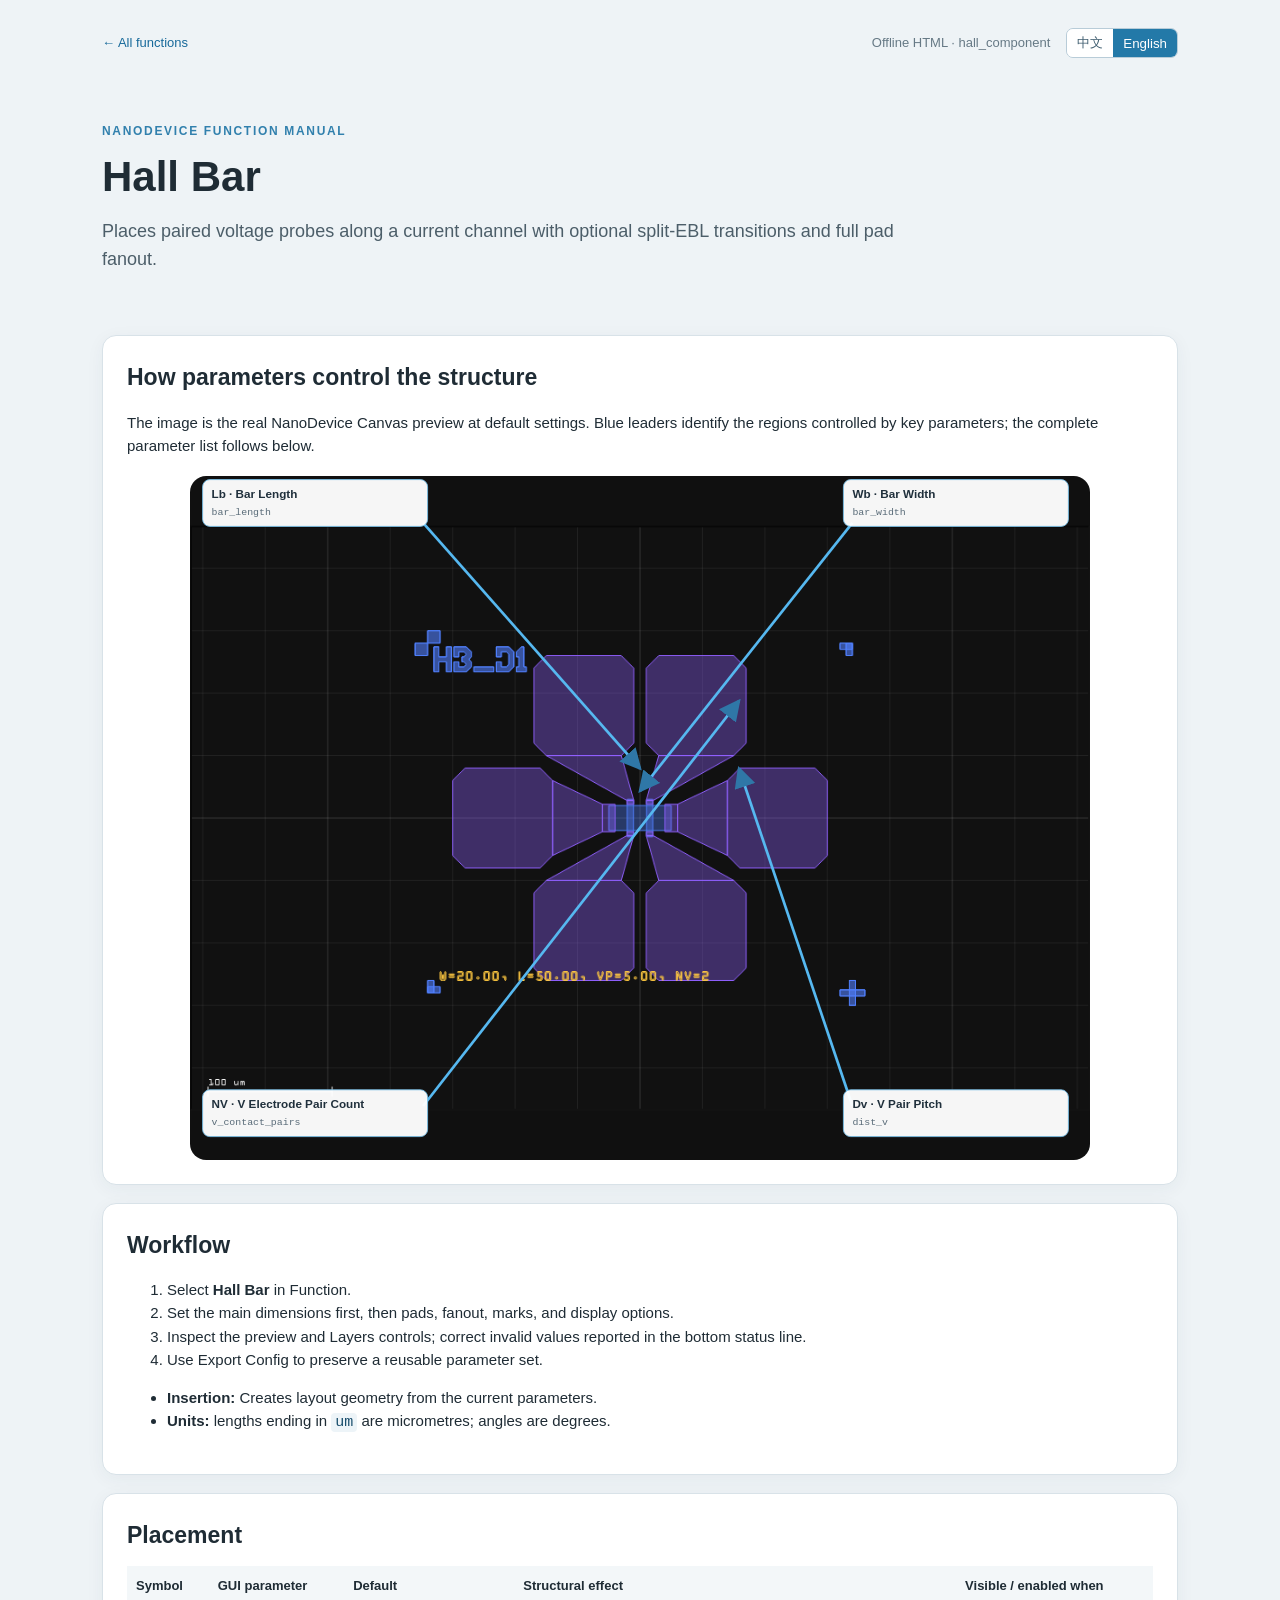
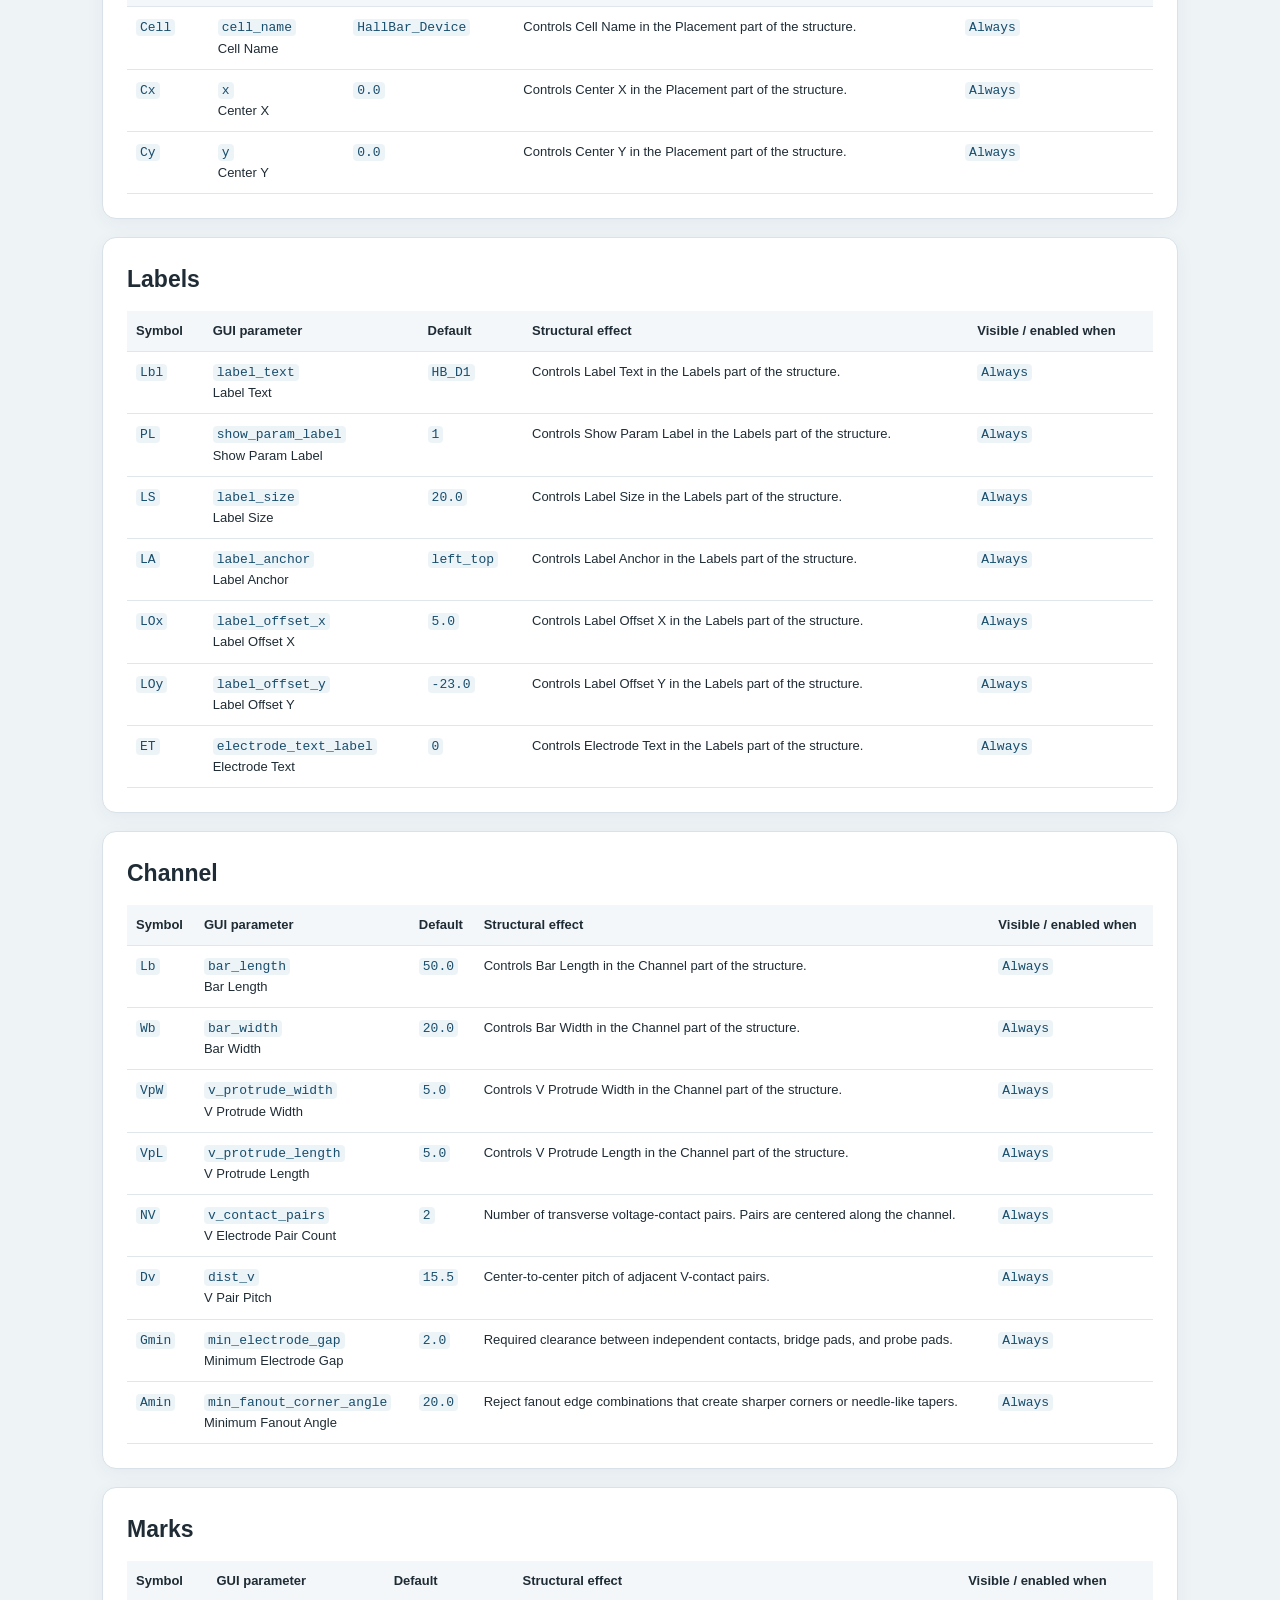
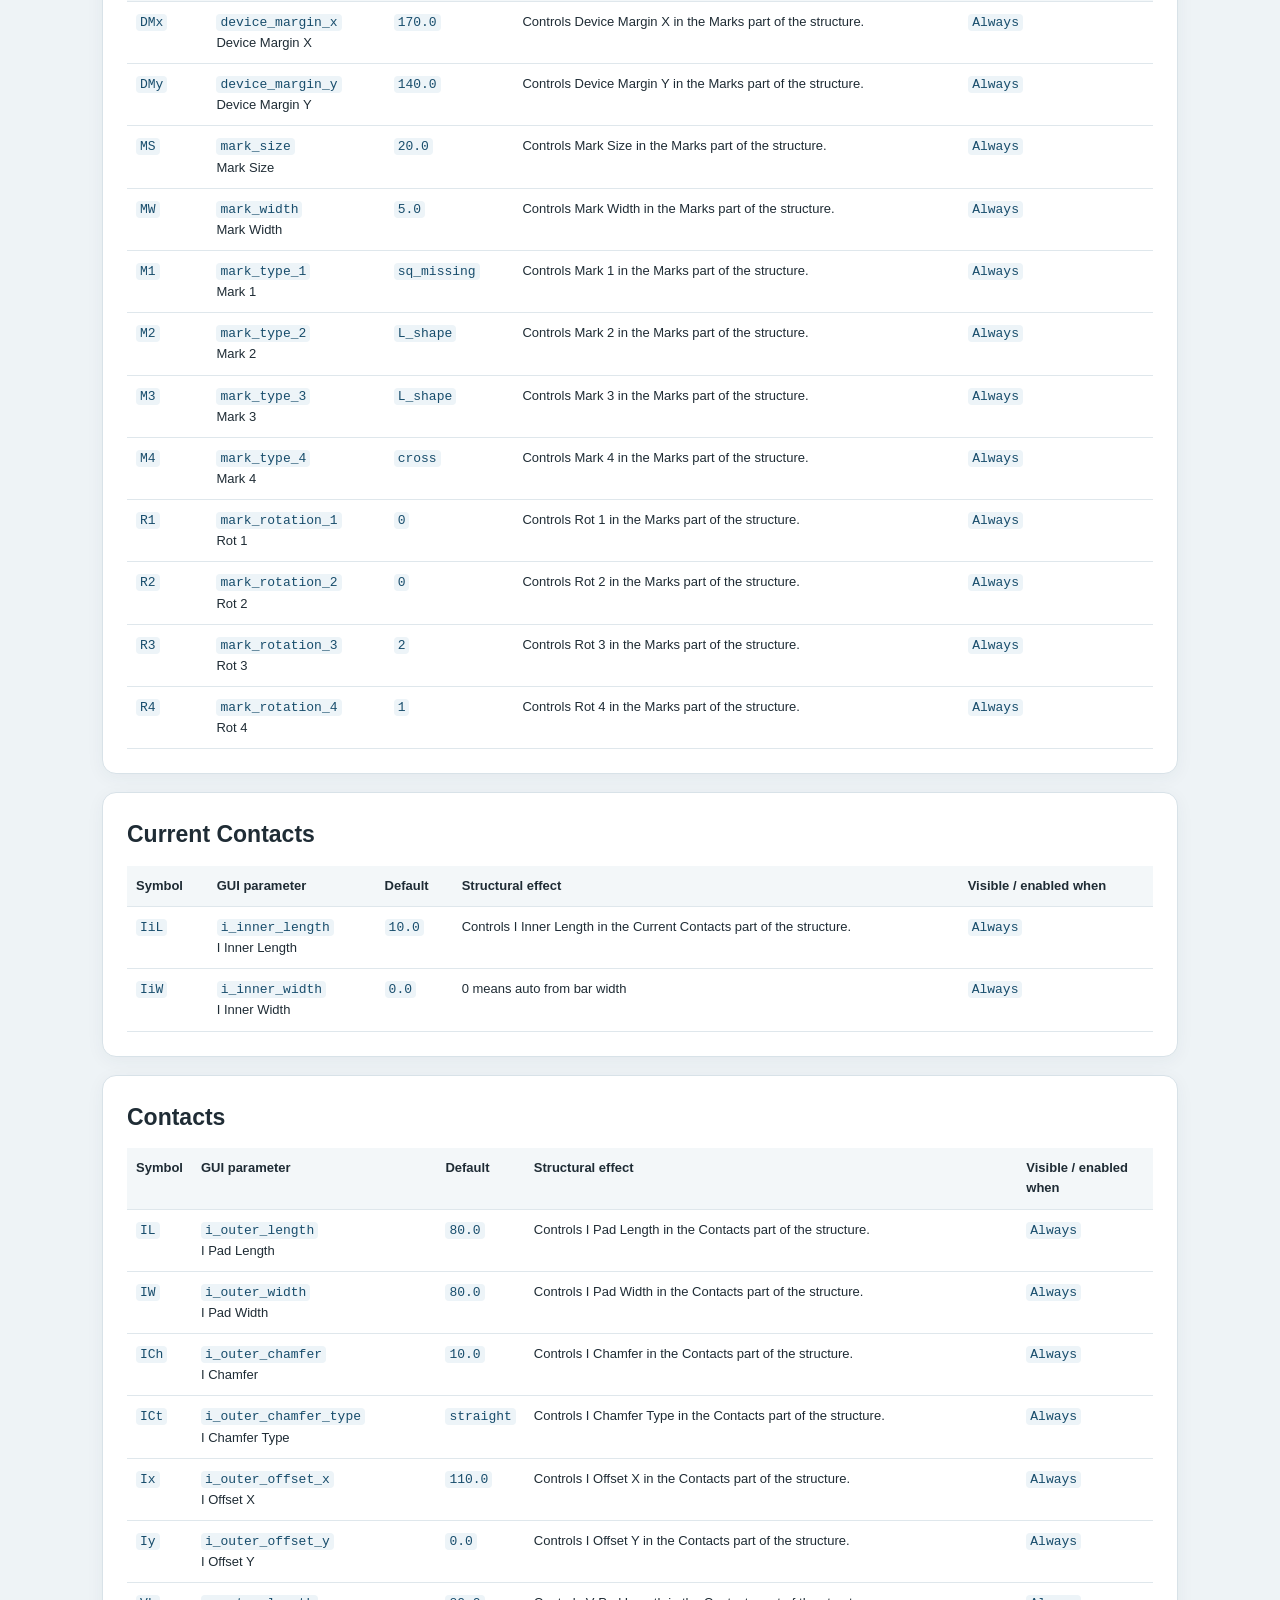
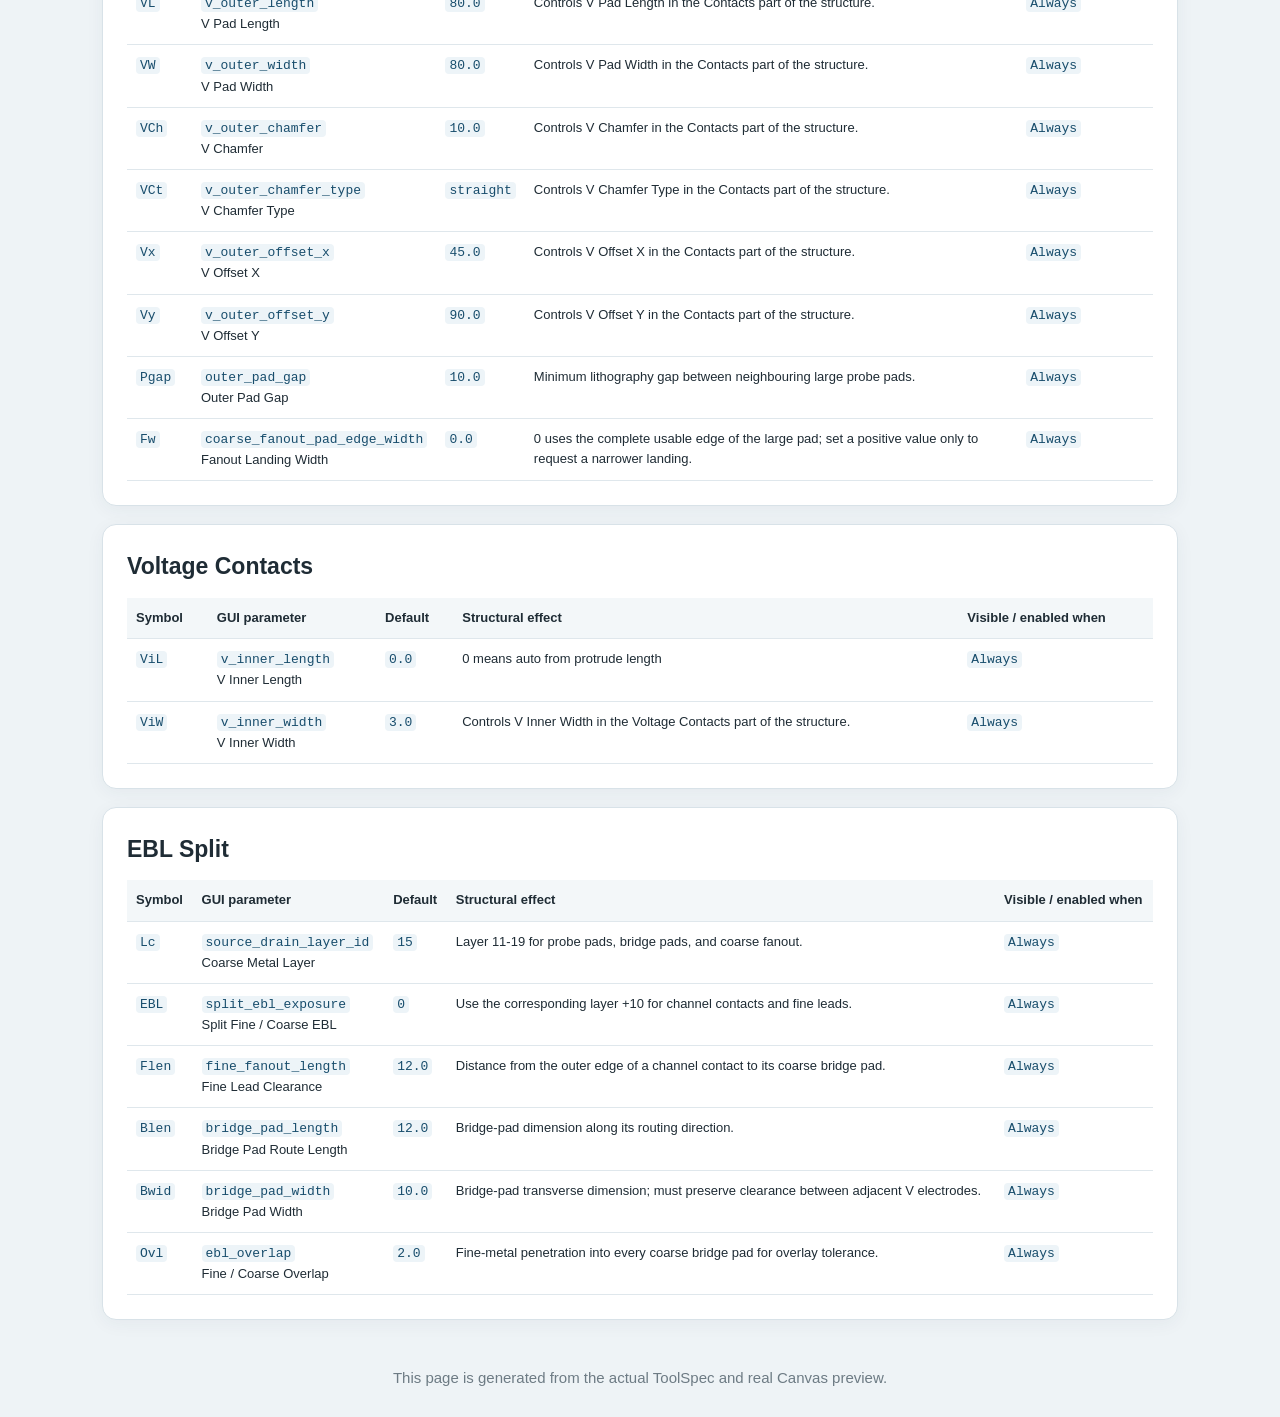
<file: lymtoolkit/toolkit/nanodevice-toolkit/manuals/hall_component.html>
<!doctype html><html lang="zh-CN"><head><meta charset="utf-8"><meta name="viewport" content="width=device-width,initial-scale=1"><link rel="icon" href="data:,"><title>Hall Bar · NanoDevice Manual</title><link rel="stylesheet" href="assets/manual.css"></head><body><main>
<nav><a href="index.html"><span class="lang zh">← 全部 Function</span><span class="lang en">← All functions</span></a><span class="nav-right"><span><span class="lang zh">离线 HTML</span><span class="lang en">Offline HTML</span> · hall_component</span><span class="lang-switch"><button type="button" data-lang="zh">中文</button><button type="button" data-lang="en">English</button></span></span></nav>
<header><p class="eyebrow">NANODEVICE FUNCTION MANUAL</p><h1>Hall Bar</h1><p class="lead"><span class="lang zh">Hall Bar：在电流主通道两侧布置成对电压探针，并可生成细/粗 EBL 过渡和完整扇出。</span><span class="lang en">Places paired voltage probes along a current channel with optional split-EBL transitions and full pad fanout.</span></p></header>
<section class="hero"><h2><span class="lang zh">参数如何控制结构</span><span class="lang en">How parameters control the structure</span></h2><p><span class="lang zh">下图是该 Function 默认参数在 NanoDevice Canvas 中的真实预览。蓝色引线标出主要参数控制的区域；完整参数见下方分组表。</span><span class="lang en">The image is the real NanoDevice Canvas preview at default settings. Blue leaders identify the regions controlled by key parameters; the complete parameter list follows below.</span></p><svg class="diagram" viewBox="0 0 1000 760" role="img" aria-label="Hall Bar real canvas preview with parameter annotations">
<defs><marker id="arrow" markerWidth="8" markerHeight="8" refX="7" refY="4" orient="auto"><path d="M0 0L8 4L0 8Z" fill="#2f77a7"/></marker></defs>
<style>.anno{font:600 13px Segoe UI,Arial,sans-serif;fill:#20303c}.key{font:11px Consolas,monospace;fill:#596b78}</style>
<rect width="1000" height="760" rx="18" fill="#101010"/><image href="assets/hall_component-canvas.png" x="0" y="55" width="1000" height="650" preserveAspectRatio="none"/><path d="M259 52 L500 325" stroke="#56b8f0" stroke-width="3" fill="none" marker-end="url(#arrow)"/><rect x="14" y="4" width="250" height="52" rx="8" fill="#ffffff" fill-opacity=".96" stroke="#75bde5"/><text x="24" y="24" class="anno">Lb · Bar Length</text><text x="24" y="43" class="key">bar_length</text><path d="M736 52 L500 350" stroke="#56b8f0" stroke-width="3" fill="none" marker-end="url(#arrow)"/><rect x="726" y="4" width="250" height="52" rx="8" fill="#ffffff" fill-opacity=".96" stroke="#75bde5"/><text x="736" y="24" class="anno">Wb · Bar Width</text><text x="736" y="43" class="key">bar_width</text><path d="M259 700 L610 250" stroke="#56b8f0" stroke-width="3" fill="none" marker-end="url(#arrow)"/><rect x="14" y="682" width="250" height="52" rx="8" fill="#ffffff" fill-opacity=".96" stroke="#75bde5"/><text x="24" y="702" class="anno">NV · V Electrode Pair Count</text><text x="24" y="721" class="key">v_contact_pairs</text><path d="M736 700 L610 325" stroke="#56b8f0" stroke-width="3" fill="none" marker-end="url(#arrow)"/><rect x="726" y="682" width="250" height="52" rx="8" fill="#ffffff" fill-opacity=".96" stroke="#75bde5"/><text x="736" y="702" class="anno">Dv · V Pair Pitch</text><text x="736" y="721" class="key">dist_v</text></svg></section>
<section><h2><span class="lang zh">使用流程</span><span class="lang en">Workflow</span></h2><div class="lang zh"><ol><li>在 Function 中选择 <b>Hall Bar</b>。</li><li>先设置主体尺寸，再设置 Pad、扇出、标记和显示选项。</li><li>检查预览与 Layers 开关；按底部状态提示修正无效参数。</li><li>需要复用时使用 Export Config 保存全部参数。</li></ol><ul><li><b>插入方式：</b>生成当前参数对应的版图几何。</li><li><b>单位：</b>带 <code>um</code> 后缀的长度均为微米；角度为度。</li></ul></div><div class="lang en"><ol><li>Select <b>Hall Bar</b> in Function.</li><li>Set the main dimensions first, then pads, fanout, marks, and display options.</li><li>Inspect the preview and Layers controls; correct invalid values reported in the bottom status line.</li><li>Use Export Config to preserve a reusable parameter set.</li></ol><ul><li><b>Insertion:</b> Creates layout geometry from the current parameters.</li><li><b>Units:</b> lengths ending in <code>um</code> are micrometres; angles are degrees.</li></ul></div></section>
<section><h2>Placement</h2><div class="table-wrap"><table><thead><tr><th><span class="lang zh">符号</span><span class="lang en">Symbol</span></th><th><span class="lang zh">GUI 参数</span><span class="lang en">GUI parameter</span></th><th><span class="lang zh">默认值</span><span class="lang en">Default</span></th><th><span class="lang zh">如何改变结构</span><span class="lang en">Structural effect</span></th><th><span class="lang zh">显示/启用条件</span><span class="lang en">Visible / enabled when</span></th></tr></thead><tbody><tr><td><code>Cell</code></td><td><code>cell_name</code><br>Cell Name</td><td><code>HallBar_Device</code></td><td><span class="lang zh">控制“Cell Name”，作用于 Placement 结构区域。</span><span class="lang en">Controls Cell Name in the Placement part of the structure.</span></td><td><code><span class="lang zh">始终</span><span class="lang en">Always</span></code></td></tr><tr><td><code>Cx</code></td><td><code>x</code><br>Center X</td><td><code>0.0</code></td><td><span class="lang zh">控制“Center X”，作用于 Placement 结构区域。</span><span class="lang en">Controls Center X in the Placement part of the structure.</span></td><td><code><span class="lang zh">始终</span><span class="lang en">Always</span></code></td></tr><tr><td><code>Cy</code></td><td><code>y</code><br>Center Y</td><td><code>0.0</code></td><td><span class="lang zh">控制“Center Y”，作用于 Placement 结构区域。</span><span class="lang en">Controls Center Y in the Placement part of the structure.</span></td><td><code><span class="lang zh">始终</span><span class="lang en">Always</span></code></td></tr></tbody></table></div></section><section><h2>Labels</h2><div class="table-wrap"><table><thead><tr><th><span class="lang zh">符号</span><span class="lang en">Symbol</span></th><th><span class="lang zh">GUI 参数</span><span class="lang en">GUI parameter</span></th><th><span class="lang zh">默认值</span><span class="lang en">Default</span></th><th><span class="lang zh">如何改变结构</span><span class="lang en">Structural effect</span></th><th><span class="lang zh">显示/启用条件</span><span class="lang en">Visible / enabled when</span></th></tr></thead><tbody><tr><td><code>Lbl</code></td><td><code>label_text</code><br>Label Text</td><td><code>HB_D1</code></td><td><span class="lang zh">控制“Label Text”，作用于 Labels 结构区域。</span><span class="lang en">Controls Label Text in the Labels part of the structure.</span></td><td><code><span class="lang zh">始终</span><span class="lang en">Always</span></code></td></tr><tr><td><code>PL</code></td><td><code>show_param_label</code><br>Show Param Label</td><td><code>1</code></td><td><span class="lang zh">控制“Show Param Label”，作用于 Labels 结构区域。</span><span class="lang en">Controls Show Param Label in the Labels part of the structure.</span></td><td><code><span class="lang zh">始终</span><span class="lang en">Always</span></code></td></tr><tr><td><code>LS</code></td><td><code>label_size</code><br>Label Size</td><td><code>20.0</code></td><td><span class="lang zh">控制“Label Size”，作用于 Labels 结构区域。</span><span class="lang en">Controls Label Size in the Labels part of the structure.</span></td><td><code><span class="lang zh">始终</span><span class="lang en">Always</span></code></td></tr><tr><td><code>LA</code></td><td><code>label_anchor</code><br>Label Anchor</td><td><code>left_top</code></td><td><span class="lang zh">控制“Label Anchor”，作用于 Labels 结构区域。</span><span class="lang en">Controls Label Anchor in the Labels part of the structure.</span></td><td><code><span class="lang zh">始终</span><span class="lang en">Always</span></code></td></tr><tr><td><code>LOx</code></td><td><code>label_offset_x</code><br>Label Offset X</td><td><code>5.0</code></td><td><span class="lang zh">控制“Label Offset X”，作用于 Labels 结构区域。</span><span class="lang en">Controls Label Offset X in the Labels part of the structure.</span></td><td><code><span class="lang zh">始终</span><span class="lang en">Always</span></code></td></tr><tr><td><code>LOy</code></td><td><code>label_offset_y</code><br>Label Offset Y</td><td><code>-23.0</code></td><td><span class="lang zh">控制“Label Offset Y”，作用于 Labels 结构区域。</span><span class="lang en">Controls Label Offset Y in the Labels part of the structure.</span></td><td><code><span class="lang zh">始终</span><span class="lang en">Always</span></code></td></tr><tr><td><code>ET</code></td><td><code>electrode_text_label</code><br>Electrode Text</td><td><code>0</code></td><td><span class="lang zh">控制“Electrode Text”，作用于 Labels 结构区域。</span><span class="lang en">Controls Electrode Text in the Labels part of the structure.</span></td><td><code><span class="lang zh">始终</span><span class="lang en">Always</span></code></td></tr></tbody></table></div></section><section><h2>Channel</h2><div class="table-wrap"><table><thead><tr><th><span class="lang zh">符号</span><span class="lang en">Symbol</span></th><th><span class="lang zh">GUI 参数</span><span class="lang en">GUI parameter</span></th><th><span class="lang zh">默认值</span><span class="lang en">Default</span></th><th><span class="lang zh">如何改变结构</span><span class="lang en">Structural effect</span></th><th><span class="lang zh">显示/启用条件</span><span class="lang en">Visible / enabled when</span></th></tr></thead><tbody><tr><td><code>Lb</code></td><td><code>bar_length</code><br>Bar Length</td><td><code>50.0</code></td><td><span class="lang zh">控制“Bar Length”，作用于 Channel 结构区域。</span><span class="lang en">Controls Bar Length in the Channel part of the structure.</span></td><td><code><span class="lang zh">始终</span><span class="lang en">Always</span></code></td></tr><tr><td><code>Wb</code></td><td><code>bar_width</code><br>Bar Width</td><td><code>20.0</code></td><td><span class="lang zh">控制“Bar Width”，作用于 Channel 结构区域。</span><span class="lang en">Controls Bar Width in the Channel part of the structure.</span></td><td><code><span class="lang zh">始终</span><span class="lang en">Always</span></code></td></tr><tr><td><code>VpW</code></td><td><code>v_protrude_width</code><br>V Protrude Width</td><td><code>5.0</code></td><td><span class="lang zh">控制“V Protrude Width”，作用于 Channel 结构区域。</span><span class="lang en">Controls V Protrude Width in the Channel part of the structure.</span></td><td><code><span class="lang zh">始终</span><span class="lang en">Always</span></code></td></tr><tr><td><code>VpL</code></td><td><code>v_protrude_length</code><br>V Protrude Length</td><td><code>5.0</code></td><td><span class="lang zh">控制“V Protrude Length”，作用于 Channel 结构区域。</span><span class="lang en">Controls V Protrude Length in the Channel part of the structure.</span></td><td><code><span class="lang zh">始终</span><span class="lang en">Always</span></code></td></tr><tr><td><code>NV</code></td><td><code>v_contact_pairs</code><br>V Electrode Pair Count</td><td><code>2</code></td><td><span class="lang zh">控制“V Electrode Pair Count”，作用于 Channel 结构区域。</span><span class="lang en">Number of transverse voltage-contact pairs. Pairs are centered along the channel.</span></td><td><code><span class="lang zh">始终</span><span class="lang en">Always</span></code></td></tr><tr><td><code>Dv</code></td><td><code>dist_v</code><br>V Pair Pitch</td><td><code>15.5</code></td><td><span class="lang zh">控制“V Pair Pitch”，作用于 Channel 结构区域。</span><span class="lang en">Center-to-center pitch of adjacent V-contact pairs.</span></td><td><code><span class="lang zh">始终</span><span class="lang en">Always</span></code></td></tr><tr><td><code>Gmin</code></td><td><code>min_electrode_gap</code><br>Minimum Electrode Gap</td><td><code>2.0</code></td><td><span class="lang zh">控制“Minimum Electrode Gap”，作用于 Channel 结构区域。</span><span class="lang en">Required clearance between independent contacts, bridge pads, and probe pads.</span></td><td><code><span class="lang zh">始终</span><span class="lang en">Always</span></code></td></tr><tr><td><code>Amin</code></td><td><code>min_fanout_corner_angle</code><br>Minimum Fanout Angle</td><td><code>20.0</code></td><td><span class="lang zh">控制“Minimum Fanout Angle”，作用于 Channel 结构区域。</span><span class="lang en">Reject fanout edge combinations that create sharper corners or needle-like tapers.</span></td><td><code><span class="lang zh">始终</span><span class="lang en">Always</span></code></td></tr></tbody></table></div></section><section><h2>Marks</h2><div class="table-wrap"><table><thead><tr><th><span class="lang zh">符号</span><span class="lang en">Symbol</span></th><th><span class="lang zh">GUI 参数</span><span class="lang en">GUI parameter</span></th><th><span class="lang zh">默认值</span><span class="lang en">Default</span></th><th><span class="lang zh">如何改变结构</span><span class="lang en">Structural effect</span></th><th><span class="lang zh">显示/启用条件</span><span class="lang en">Visible / enabled when</span></th></tr></thead><tbody><tr><td><code>DMx</code></td><td><code>device_margin_x</code><br>Device Margin X</td><td><code>170.0</code></td><td><span class="lang zh">控制“Device Margin X”，作用于 Marks 结构区域。</span><span class="lang en">Controls Device Margin X in the Marks part of the structure.</span></td><td><code><span class="lang zh">始终</span><span class="lang en">Always</span></code></td></tr><tr><td><code>DMy</code></td><td><code>device_margin_y</code><br>Device Margin Y</td><td><code>140.0</code></td><td><span class="lang zh">控制“Device Margin Y”，作用于 Marks 结构区域。</span><span class="lang en">Controls Device Margin Y in the Marks part of the structure.</span></td><td><code><span class="lang zh">始终</span><span class="lang en">Always</span></code></td></tr><tr><td><code>MS</code></td><td><code>mark_size</code><br>Mark Size</td><td><code>20.0</code></td><td><span class="lang zh">控制“Mark Size”，作用于 Marks 结构区域。</span><span class="lang en">Controls Mark Size in the Marks part of the structure.</span></td><td><code><span class="lang zh">始终</span><span class="lang en">Always</span></code></td></tr><tr><td><code>MW</code></td><td><code>mark_width</code><br>Mark Width</td><td><code>5.0</code></td><td><span class="lang zh">控制“Mark Width”，作用于 Marks 结构区域。</span><span class="lang en">Controls Mark Width in the Marks part of the structure.</span></td><td><code><span class="lang zh">始终</span><span class="lang en">Always</span></code></td></tr><tr><td><code>M1</code></td><td><code>mark_type_1</code><br>Mark 1</td><td><code>sq_missing</code></td><td><span class="lang zh">控制“Mark 1”，作用于 Marks 结构区域。</span><span class="lang en">Controls Mark 1 in the Marks part of the structure.</span></td><td><code><span class="lang zh">始终</span><span class="lang en">Always</span></code></td></tr><tr><td><code>M2</code></td><td><code>mark_type_2</code><br>Mark 2</td><td><code>L_shape</code></td><td><span class="lang zh">控制“Mark 2”，作用于 Marks 结构区域。</span><span class="lang en">Controls Mark 2 in the Marks part of the structure.</span></td><td><code><span class="lang zh">始终</span><span class="lang en">Always</span></code></td></tr><tr><td><code>M3</code></td><td><code>mark_type_3</code><br>Mark 3</td><td><code>L_shape</code></td><td><span class="lang zh">控制“Mark 3”，作用于 Marks 结构区域。</span><span class="lang en">Controls Mark 3 in the Marks part of the structure.</span></td><td><code><span class="lang zh">始终</span><span class="lang en">Always</span></code></td></tr><tr><td><code>M4</code></td><td><code>mark_type_4</code><br>Mark 4</td><td><code>cross</code></td><td><span class="lang zh">控制“Mark 4”，作用于 Marks 结构区域。</span><span class="lang en">Controls Mark 4 in the Marks part of the structure.</span></td><td><code><span class="lang zh">始终</span><span class="lang en">Always</span></code></td></tr><tr><td><code>R1</code></td><td><code>mark_rotation_1</code><br>Rot 1</td><td><code>0</code></td><td><span class="lang zh">控制“Rot 1”，作用于 Marks 结构区域。</span><span class="lang en">Controls Rot 1 in the Marks part of the structure.</span></td><td><code><span class="lang zh">始终</span><span class="lang en">Always</span></code></td></tr><tr><td><code>R2</code></td><td><code>mark_rotation_2</code><br>Rot 2</td><td><code>0</code></td><td><span class="lang zh">控制“Rot 2”，作用于 Marks 结构区域。</span><span class="lang en">Controls Rot 2 in the Marks part of the structure.</span></td><td><code><span class="lang zh">始终</span><span class="lang en">Always</span></code></td></tr><tr><td><code>R3</code></td><td><code>mark_rotation_3</code><br>Rot 3</td><td><code>2</code></td><td><span class="lang zh">控制“Rot 3”，作用于 Marks 结构区域。</span><span class="lang en">Controls Rot 3 in the Marks part of the structure.</span></td><td><code><span class="lang zh">始终</span><span class="lang en">Always</span></code></td></tr><tr><td><code>R4</code></td><td><code>mark_rotation_4</code><br>Rot 4</td><td><code>1</code></td><td><span class="lang zh">控制“Rot 4”，作用于 Marks 结构区域。</span><span class="lang en">Controls Rot 4 in the Marks part of the structure.</span></td><td><code><span class="lang zh">始终</span><span class="lang en">Always</span></code></td></tr></tbody></table></div></section><section><h2>Current Contacts</h2><div class="table-wrap"><table><thead><tr><th><span class="lang zh">符号</span><span class="lang en">Symbol</span></th><th><span class="lang zh">GUI 参数</span><span class="lang en">GUI parameter</span></th><th><span class="lang zh">默认值</span><span class="lang en">Default</span></th><th><span class="lang zh">如何改变结构</span><span class="lang en">Structural effect</span></th><th><span class="lang zh">显示/启用条件</span><span class="lang en">Visible / enabled when</span></th></tr></thead><tbody><tr><td><code>IiL</code></td><td><code>i_inner_length</code><br>I Inner Length</td><td><code>10.0</code></td><td><span class="lang zh">控制“I Inner Length”，作用于 Current Contacts 结构区域。</span><span class="lang en">Controls I Inner Length in the Current Contacts part of the structure.</span></td><td><code><span class="lang zh">始终</span><span class="lang en">Always</span></code></td></tr><tr><td><code>IiW</code></td><td><code>i_inner_width</code><br>I Inner Width</td><td><code>0.0</code></td><td><span class="lang zh">控制“I Inner Width”，作用于 Current Contacts 结构区域。</span><span class="lang en">0 means auto from bar width</span></td><td><code><span class="lang zh">始终</span><span class="lang en">Always</span></code></td></tr></tbody></table></div></section><section><h2>Contacts</h2><div class="table-wrap"><table><thead><tr><th><span class="lang zh">符号</span><span class="lang en">Symbol</span></th><th><span class="lang zh">GUI 参数</span><span class="lang en">GUI parameter</span></th><th><span class="lang zh">默认值</span><span class="lang en">Default</span></th><th><span class="lang zh">如何改变结构</span><span class="lang en">Structural effect</span></th><th><span class="lang zh">显示/启用条件</span><span class="lang en">Visible / enabled when</span></th></tr></thead><tbody><tr><td><code>IL</code></td><td><code>i_outer_length</code><br>I Pad Length</td><td><code>80.0</code></td><td><span class="lang zh">控制“I Pad Length”，作用于 Contacts 结构区域。</span><span class="lang en">Controls I Pad Length in the Contacts part of the structure.</span></td><td><code><span class="lang zh">始终</span><span class="lang en">Always</span></code></td></tr><tr><td><code>IW</code></td><td><code>i_outer_width</code><br>I Pad Width</td><td><code>80.0</code></td><td><span class="lang zh">控制“I Pad Width”，作用于 Contacts 结构区域。</span><span class="lang en">Controls I Pad Width in the Contacts part of the structure.</span></td><td><code><span class="lang zh">始终</span><span class="lang en">Always</span></code></td></tr><tr><td><code>ICh</code></td><td><code>i_outer_chamfer</code><br>I Chamfer</td><td><code>10.0</code></td><td><span class="lang zh">控制“I Chamfer”，作用于 Contacts 结构区域。</span><span class="lang en">Controls I Chamfer in the Contacts part of the structure.</span></td><td><code><span class="lang zh">始终</span><span class="lang en">Always</span></code></td></tr><tr><td><code>ICt</code></td><td><code>i_outer_chamfer_type</code><br>I Chamfer Type</td><td><code>straight</code></td><td><span class="lang zh">控制“I Chamfer Type”，作用于 Contacts 结构区域。</span><span class="lang en">Controls I Chamfer Type in the Contacts part of the structure.</span></td><td><code><span class="lang zh">始终</span><span class="lang en">Always</span></code></td></tr><tr><td><code>Ix</code></td><td><code>i_outer_offset_x</code><br>I Offset X</td><td><code>110.0</code></td><td><span class="lang zh">控制“I Offset X”，作用于 Contacts 结构区域。</span><span class="lang en">Controls I Offset X in the Contacts part of the structure.</span></td><td><code><span class="lang zh">始终</span><span class="lang en">Always</span></code></td></tr><tr><td><code>Iy</code></td><td><code>i_outer_offset_y</code><br>I Offset Y</td><td><code>0.0</code></td><td><span class="lang zh">控制“I Offset Y”，作用于 Contacts 结构区域。</span><span class="lang en">Controls I Offset Y in the Contacts part of the structure.</span></td><td><code><span class="lang zh">始终</span><span class="lang en">Always</span></code></td></tr><tr><td><code>VL</code></td><td><code>v_outer_length</code><br>V Pad Length</td><td><code>80.0</code></td><td><span class="lang zh">控制“V Pad Length”，作用于 Contacts 结构区域。</span><span class="lang en">Controls V Pad Length in the Contacts part of the structure.</span></td><td><code><span class="lang zh">始终</span><span class="lang en">Always</span></code></td></tr><tr><td><code>VW</code></td><td><code>v_outer_width</code><br>V Pad Width</td><td><code>80.0</code></td><td><span class="lang zh">控制“V Pad Width”，作用于 Contacts 结构区域。</span><span class="lang en">Controls V Pad Width in the Contacts part of the structure.</span></td><td><code><span class="lang zh">始终</span><span class="lang en">Always</span></code></td></tr><tr><td><code>VCh</code></td><td><code>v_outer_chamfer</code><br>V Chamfer</td><td><code>10.0</code></td><td><span class="lang zh">控制“V Chamfer”，作用于 Contacts 结构区域。</span><span class="lang en">Controls V Chamfer in the Contacts part of the structure.</span></td><td><code><span class="lang zh">始终</span><span class="lang en">Always</span></code></td></tr><tr><td><code>VCt</code></td><td><code>v_outer_chamfer_type</code><br>V Chamfer Type</td><td><code>straight</code></td><td><span class="lang zh">控制“V Chamfer Type”，作用于 Contacts 结构区域。</span><span class="lang en">Controls V Chamfer Type in the Contacts part of the structure.</span></td><td><code><span class="lang zh">始终</span><span class="lang en">Always</span></code></td></tr><tr><td><code>Vx</code></td><td><code>v_outer_offset_x</code><br>V Offset X</td><td><code>45.0</code></td><td><span class="lang zh">控制“V Offset X”，作用于 Contacts 结构区域。</span><span class="lang en">Controls V Offset X in the Contacts part of the structure.</span></td><td><code><span class="lang zh">始终</span><span class="lang en">Always</span></code></td></tr><tr><td><code>Vy</code></td><td><code>v_outer_offset_y</code><br>V Offset Y</td><td><code>90.0</code></td><td><span class="lang zh">控制“V Offset Y”，作用于 Contacts 结构区域。</span><span class="lang en">Controls V Offset Y in the Contacts part of the structure.</span></td><td><code><span class="lang zh">始终</span><span class="lang en">Always</span></code></td></tr><tr><td><code>Pgap</code></td><td><code>outer_pad_gap</code><br>Outer Pad Gap</td><td><code>10.0</code></td><td><span class="lang zh">控制“Outer Pad Gap”，作用于 Contacts 结构区域。</span><span class="lang en">Minimum lithography gap between neighbouring large probe pads.</span></td><td><code><span class="lang zh">始终</span><span class="lang en">Always</span></code></td></tr><tr><td><code>Fw</code></td><td><code>coarse_fanout_pad_edge_width</code><br>Fanout Landing Width</td><td><code>0.0</code></td><td><span class="lang zh">控制“Fanout Landing Width”，作用于 Contacts 结构区域。</span><span class="lang en">0 uses the complete usable edge of the large pad; set a positive value only to request a narrower landing.</span></td><td><code><span class="lang zh">始终</span><span class="lang en">Always</span></code></td></tr></tbody></table></div></section><section><h2>Voltage Contacts</h2><div class="table-wrap"><table><thead><tr><th><span class="lang zh">符号</span><span class="lang en">Symbol</span></th><th><span class="lang zh">GUI 参数</span><span class="lang en">GUI parameter</span></th><th><span class="lang zh">默认值</span><span class="lang en">Default</span></th><th><span class="lang zh">如何改变结构</span><span class="lang en">Structural effect</span></th><th><span class="lang zh">显示/启用条件</span><span class="lang en">Visible / enabled when</span></th></tr></thead><tbody><tr><td><code>ViL</code></td><td><code>v_inner_length</code><br>V Inner Length</td><td><code>0.0</code></td><td><span class="lang zh">控制“V Inner Length”，作用于 Voltage Contacts 结构区域。</span><span class="lang en">0 means auto from protrude length</span></td><td><code><span class="lang zh">始终</span><span class="lang en">Always</span></code></td></tr><tr><td><code>ViW</code></td><td><code>v_inner_width</code><br>V Inner Width</td><td><code>3.0</code></td><td><span class="lang zh">控制“V Inner Width”，作用于 Voltage Contacts 结构区域。</span><span class="lang en">Controls V Inner Width in the Voltage Contacts part of the structure.</span></td><td><code><span class="lang zh">始终</span><span class="lang en">Always</span></code></td></tr></tbody></table></div></section><section><h2>EBL Split</h2><div class="table-wrap"><table><thead><tr><th><span class="lang zh">符号</span><span class="lang en">Symbol</span></th><th><span class="lang zh">GUI 参数</span><span class="lang en">GUI parameter</span></th><th><span class="lang zh">默认值</span><span class="lang en">Default</span></th><th><span class="lang zh">如何改变结构</span><span class="lang en">Structural effect</span></th><th><span class="lang zh">显示/启用条件</span><span class="lang en">Visible / enabled when</span></th></tr></thead><tbody><tr><td><code>Lc</code></td><td><code>source_drain_layer_id</code><br>Coarse Metal Layer</td><td><code>15</code></td><td><span class="lang zh">控制“Coarse Metal Layer”，作用于 EBL Split 结构区域。</span><span class="lang en">Layer 11-19 for probe pads, bridge pads, and coarse fanout.</span></td><td><code><span class="lang zh">始终</span><span class="lang en">Always</span></code></td></tr><tr><td><code>EBL</code></td><td><code>split_ebl_exposure</code><br>Split Fine / Coarse EBL</td><td><code>0</code></td><td><span class="lang zh">控制“Split Fine / Coarse EBL”，作用于 EBL Split 结构区域。</span><span class="lang en">Use the corresponding layer +10 for channel contacts and fine leads.</span></td><td><code><span class="lang zh">始终</span><span class="lang en">Always</span></code></td></tr><tr><td><code>Flen</code></td><td><code>fine_fanout_length</code><br>Fine Lead Clearance</td><td><code>12.0</code></td><td><span class="lang zh">控制“Fine Lead Clearance”，作用于 EBL Split 结构区域。</span><span class="lang en">Distance from the outer edge of a channel contact to its coarse bridge pad.</span></td><td><code><span class="lang zh">始终</span><span class="lang en">Always</span></code></td></tr><tr><td><code>Blen</code></td><td><code>bridge_pad_length</code><br>Bridge Pad Route Length</td><td><code>12.0</code></td><td><span class="lang zh">控制“Bridge Pad Route Length”，作用于 EBL Split 结构区域。</span><span class="lang en">Bridge-pad dimension along its routing direction.</span></td><td><code><span class="lang zh">始终</span><span class="lang en">Always</span></code></td></tr><tr><td><code>Bwid</code></td><td><code>bridge_pad_width</code><br>Bridge Pad Width</td><td><code>10.0</code></td><td><span class="lang zh">控制“Bridge Pad Width”，作用于 EBL Split 结构区域。</span><span class="lang en">Bridge-pad transverse dimension; must preserve clearance between adjacent V electrodes.</span></td><td><code><span class="lang zh">始终</span><span class="lang en">Always</span></code></td></tr><tr><td><code>Ovl</code></td><td><code>ebl_overlap</code><br>Fine / Coarse Overlap</td><td><code>2.0</code></td><td><span class="lang zh">控制“Fine / Coarse Overlap”，作用于 EBL Split 结构区域。</span><span class="lang en">Fine-metal penetration into every coarse bridge pad for overlay tolerance.</span></td><td><code><span class="lang zh">始终</span><span class="lang en">Always</span></code></td></tr></tbody></table></div></section>
<footer><span class="lang zh">本页由实际 ToolSpec 参数与真实 Canvas 生成。</span><span class="lang en">This page is generated from the actual ToolSpec and real Canvas preview.</span></footer>
</main><script src="assets/manual.js"></script></body></html>
</file>
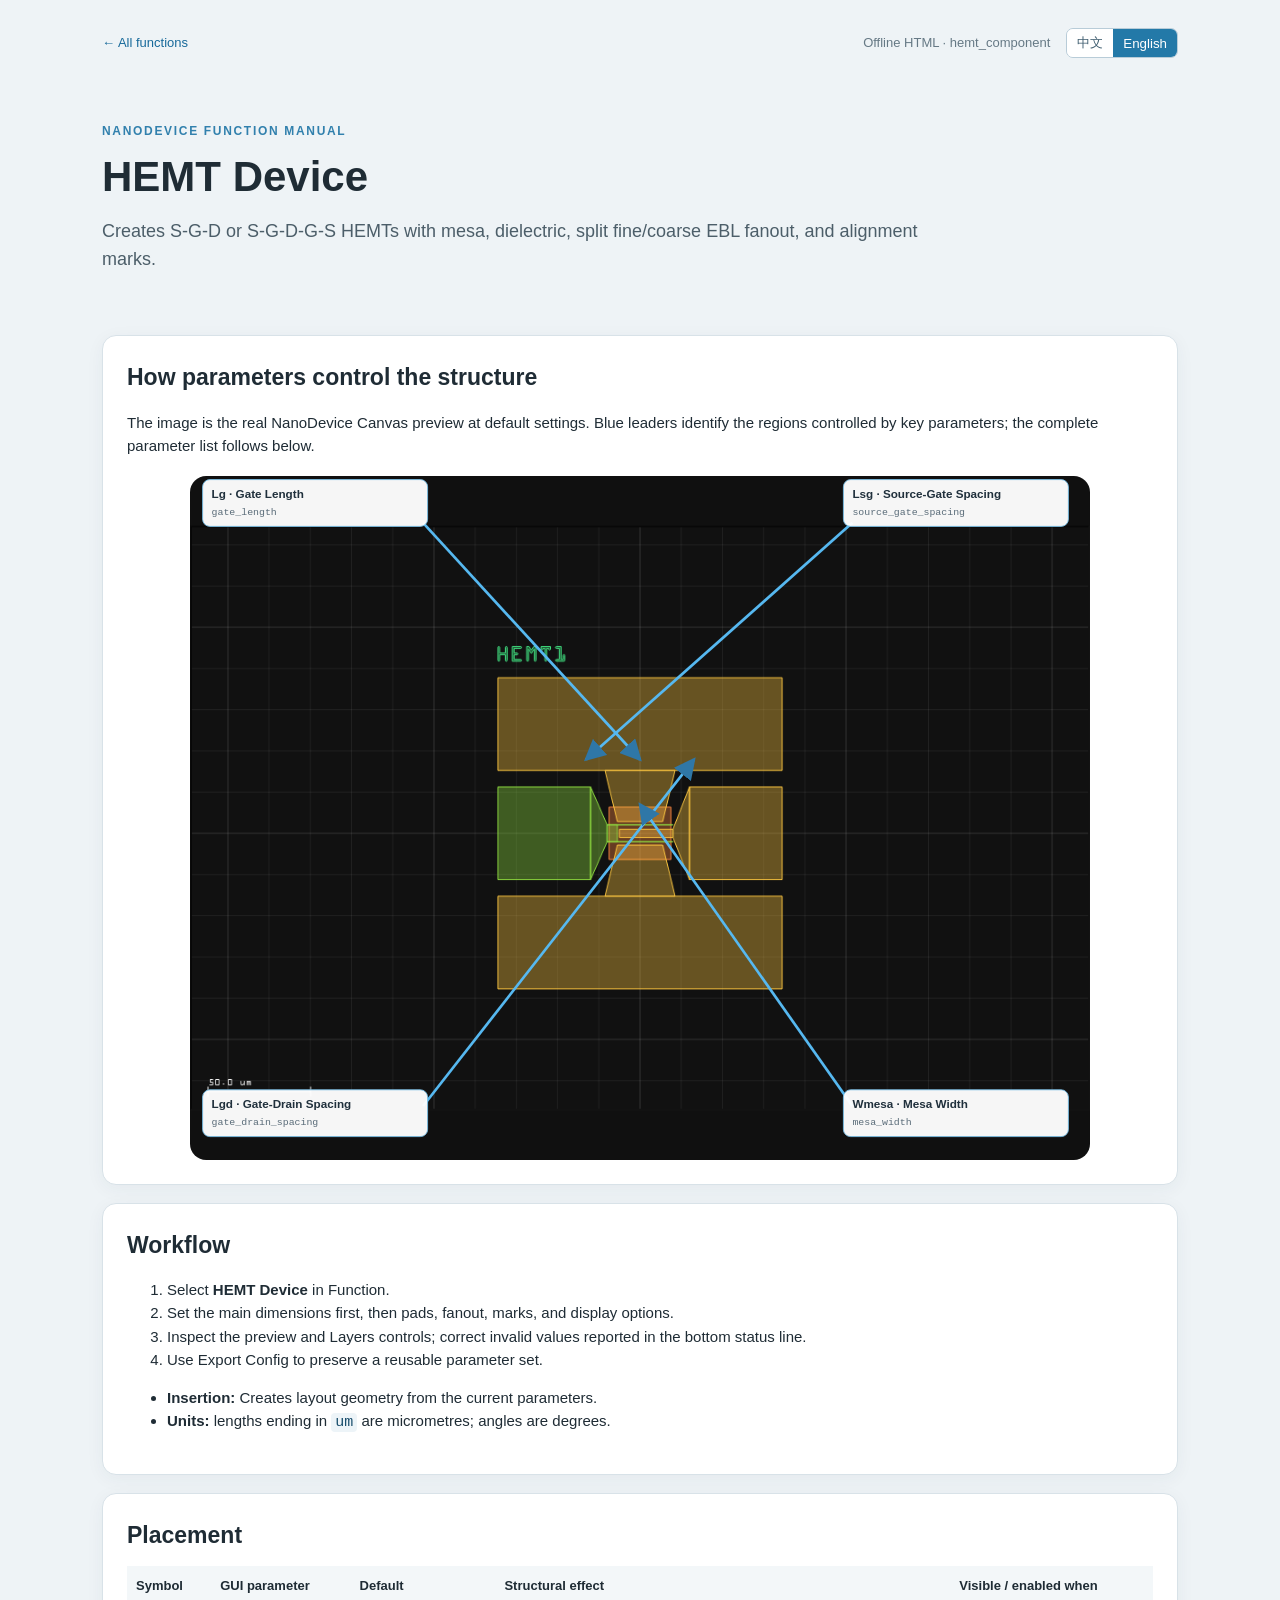
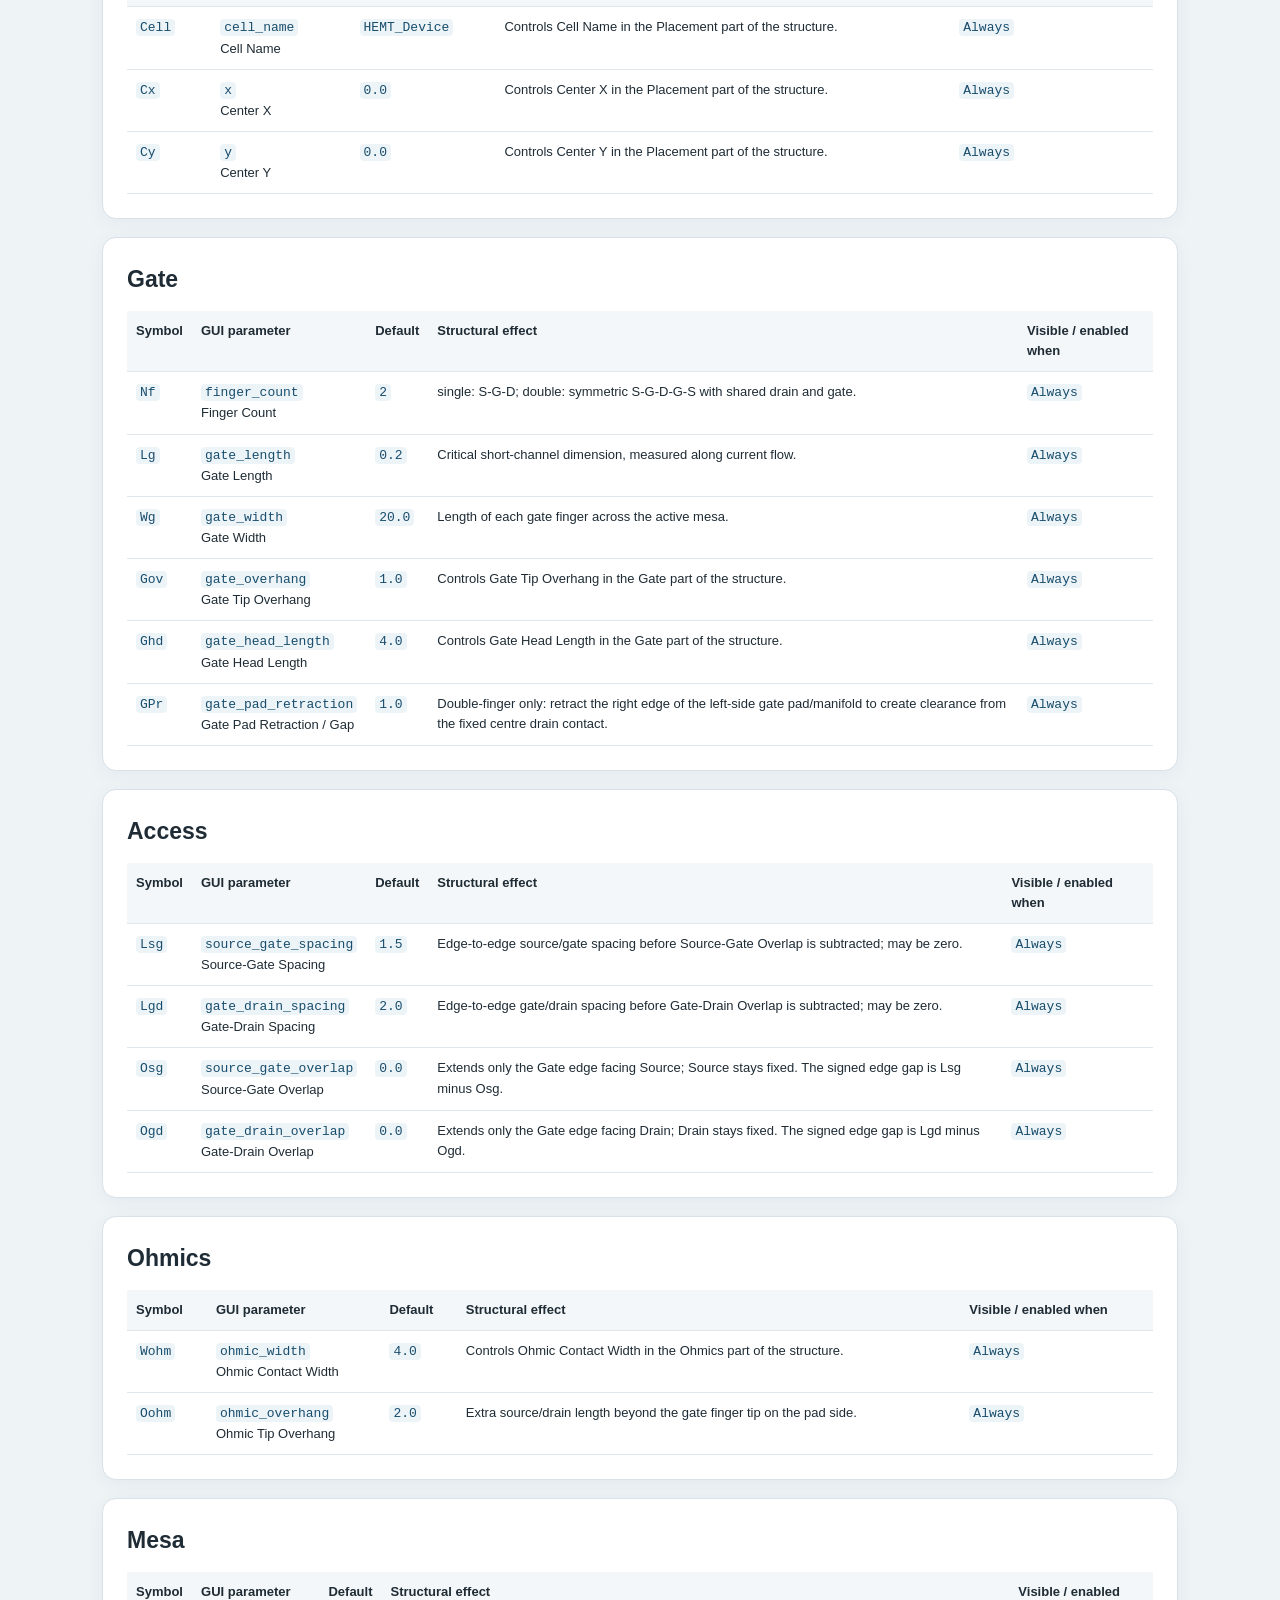
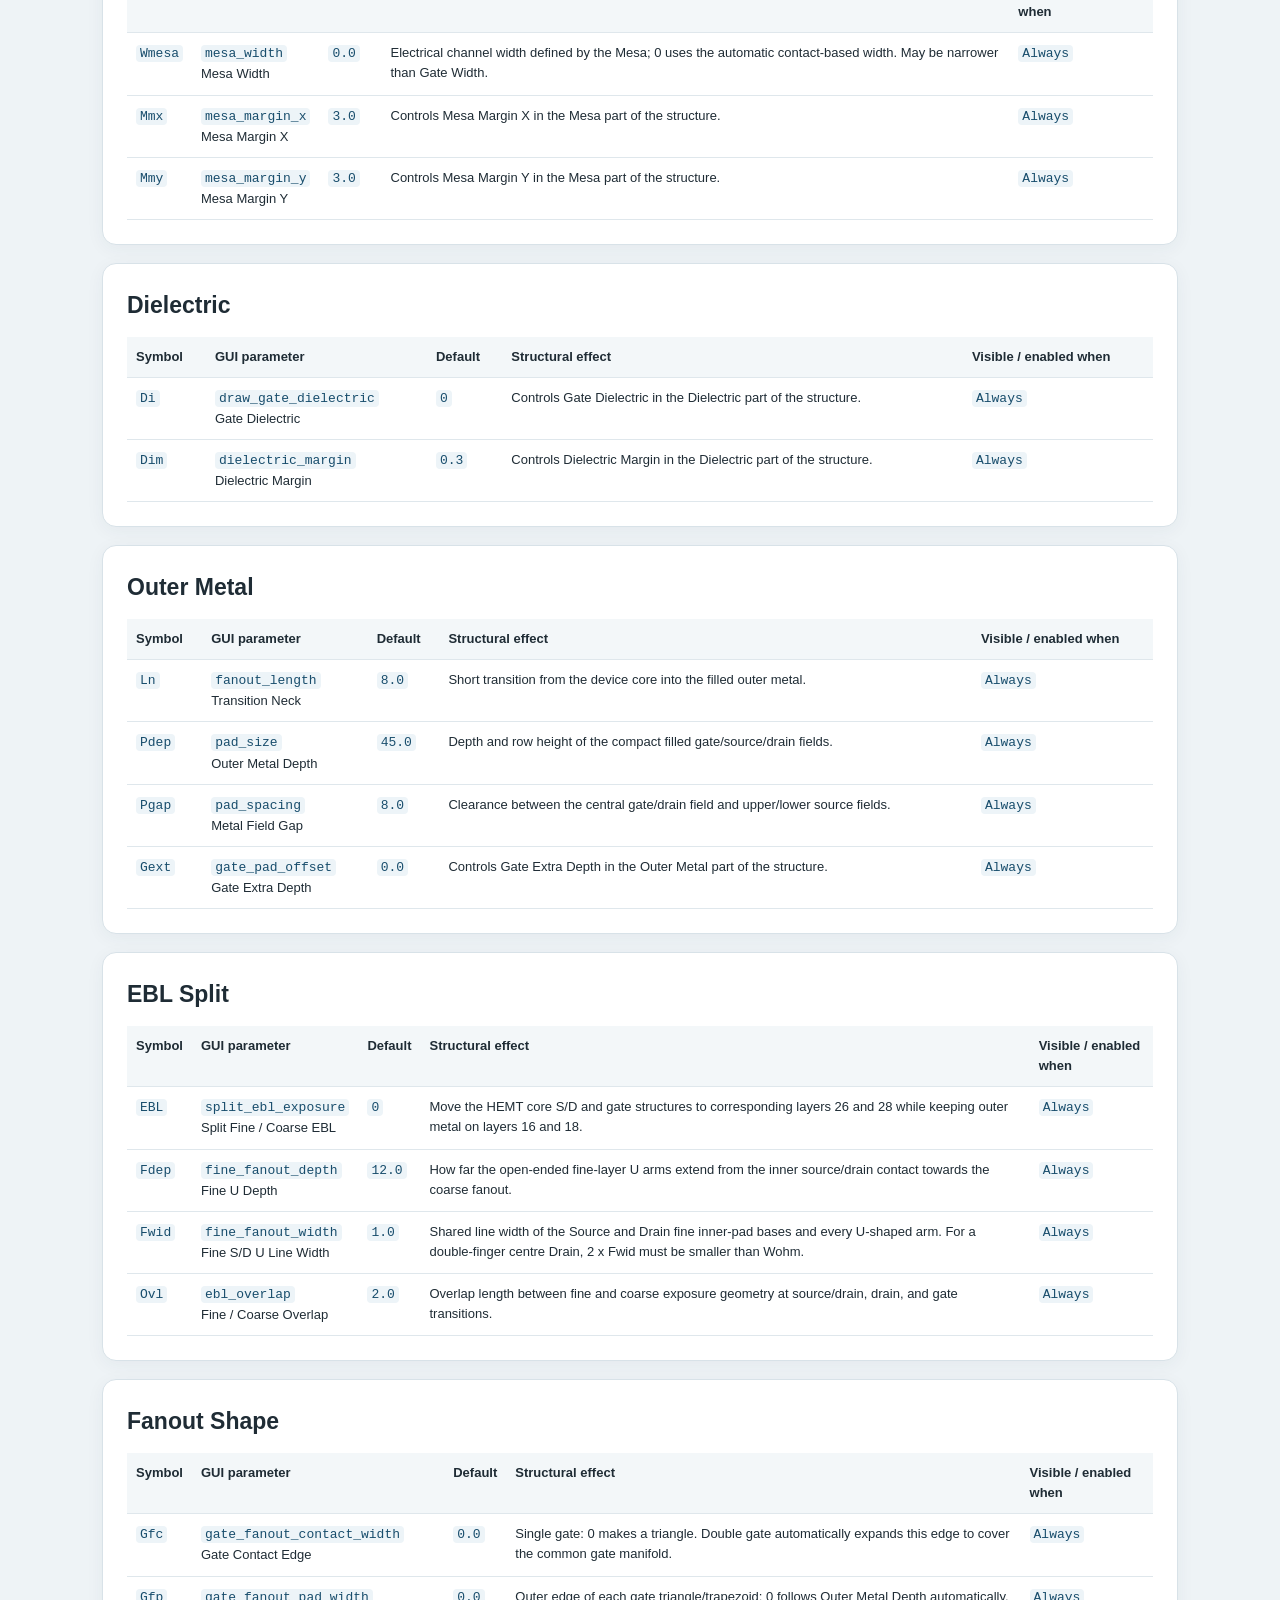
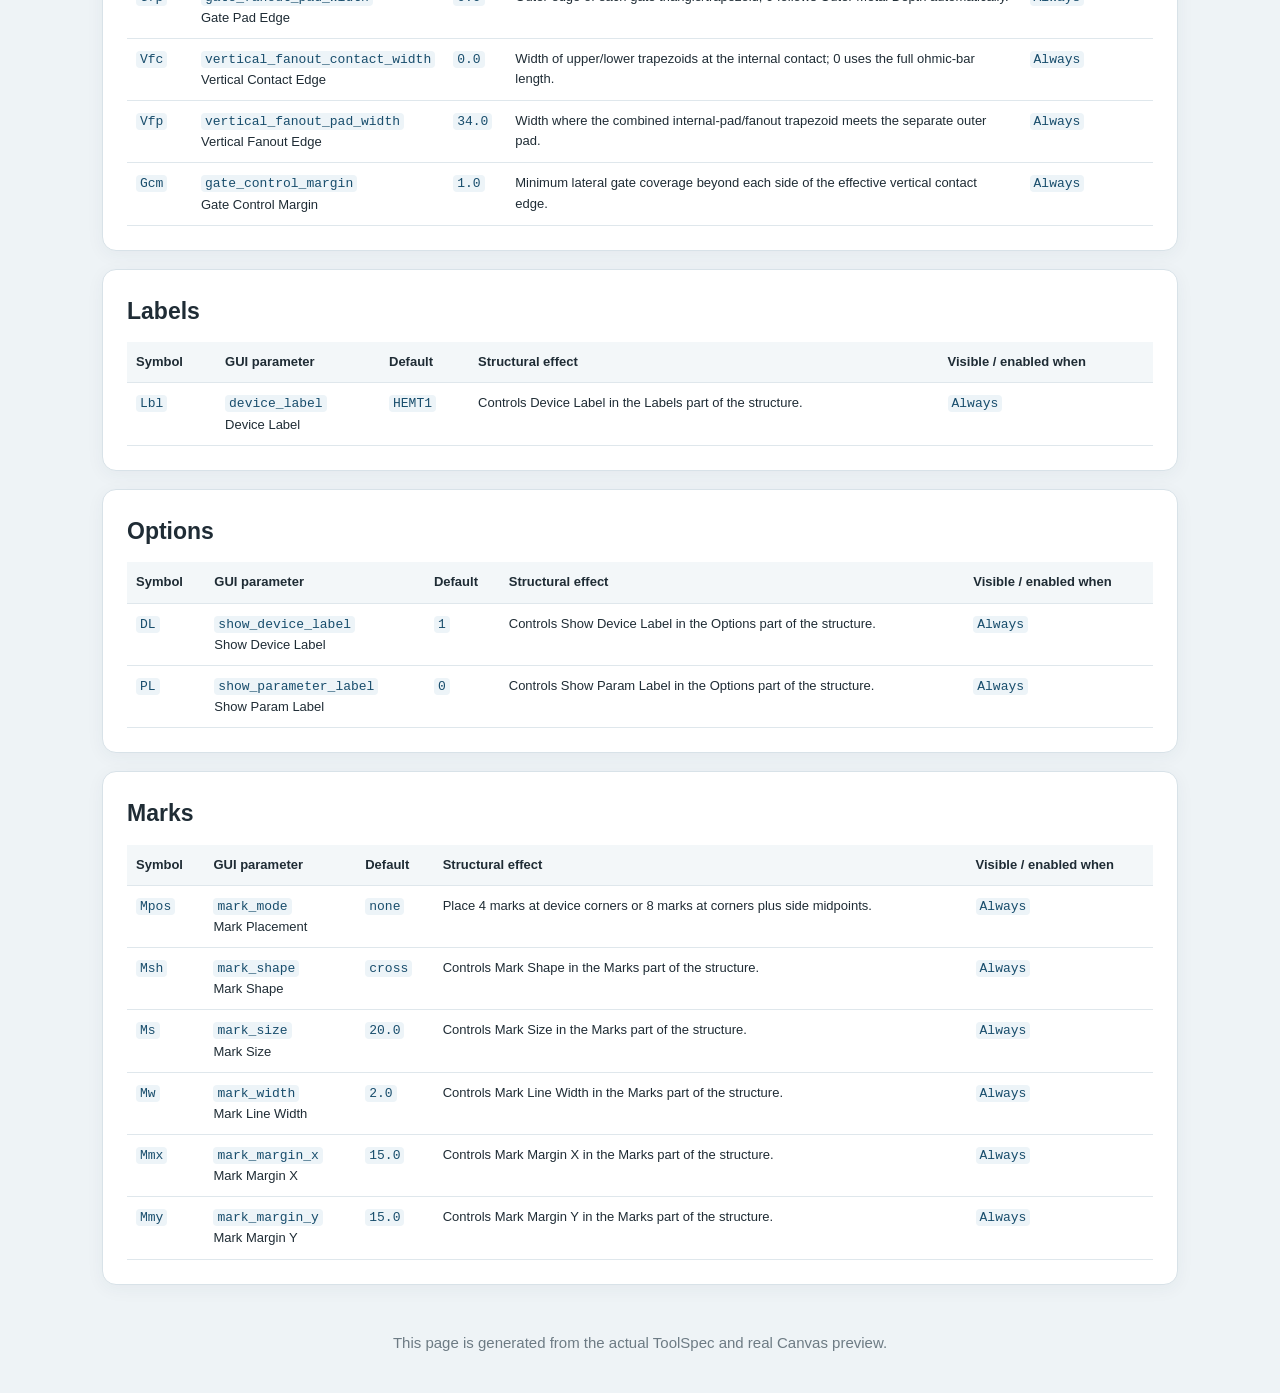
<file: lymtoolkit/toolkit/nanodevice-toolkit/manuals/hemt_component.html>
<!doctype html><html lang="zh-CN"><head><meta charset="utf-8"><meta name="viewport" content="width=device-width,initial-scale=1"><link rel="icon" href="data:,"><title>HEMT Device · NanoDevice Manual</title><link rel="stylesheet" href="assets/manual.css"></head><body><main>
<nav><a href="index.html"><span class="lang zh">← 全部 Function</span><span class="lang en">← All functions</span></a><span class="nav-right"><span><span class="lang zh">离线 HTML</span><span class="lang en">Offline HTML</span> · hemt_component</span><span class="lang-switch"><button type="button" data-lang="zh">中文</button><button type="button" data-lang="en">English</button></span></span></nav>
<header><p class="eyebrow">NANODEVICE FUNCTION MANUAL</p><h1>HEMT Device</h1><p class="lead"><span class="lang zh">HEMT 器件：支持 S-G-D 与 S-G-D-G-S 核心、Mesa、介质、粗细 EBL 分层扇出及对准标记。</span><span class="lang en">Creates S-G-D or S-G-D-G-S HEMTs with mesa, dielectric, split fine/coarse EBL fanout, and alignment marks.</span></p></header>
<section class="hero"><h2><span class="lang zh">参数如何控制结构</span><span class="lang en">How parameters control the structure</span></h2><p><span class="lang zh">下图是该 Function 默认参数在 NanoDevice Canvas 中的真实预览。蓝色引线标出主要参数控制的区域；完整参数见下方分组表。</span><span class="lang en">The image is the real NanoDevice Canvas preview at default settings. Blue leaders identify the regions controlled by key parameters; the complete parameter list follows below.</span></p><svg class="diagram" viewBox="0 0 1000 760" role="img" aria-label="HEMT Device real canvas preview with parameter annotations">
<defs><marker id="arrow" markerWidth="8" markerHeight="8" refX="7" refY="4" orient="auto"><path d="M0 0L8 4L0 8Z" fill="#2f77a7"/></marker></defs>
<style>.anno{font:600 13px Segoe UI,Arial,sans-serif;fill:#20303c}.key{font:11px Consolas,monospace;fill:#596b78}</style>
<rect width="1000" height="760" rx="18" fill="#101010"/><image href="assets/hemt_component-canvas.png" x="0" y="55" width="1000" height="650" preserveAspectRatio="none"/><path d="M259 52 L500 315" stroke="#56b8f0" stroke-width="3" fill="none" marker-end="url(#arrow)"/><rect x="14" y="4" width="250" height="52" rx="8" fill="#ffffff" fill-opacity=".96" stroke="#75bde5"/><text x="24" y="24" class="anno">Lg · Gate Length</text><text x="24" y="43" class="key">gate_length</text><path d="M736 52 L440 315" stroke="#56b8f0" stroke-width="3" fill="none" marker-end="url(#arrow)"/><rect x="726" y="4" width="250" height="52" rx="8" fill="#ffffff" fill-opacity=".96" stroke="#75bde5"/><text x="736" y="24" class="anno">Lsg · Source-Gate Spacing</text><text x="736" y="43" class="key">source_gate_spacing</text><path d="M259 700 L560 315" stroke="#56b8f0" stroke-width="3" fill="none" marker-end="url(#arrow)"/><rect x="14" y="682" width="250" height="52" rx="8" fill="#ffffff" fill-opacity=".96" stroke="#75bde5"/><text x="24" y="702" class="anno">Lgd · Gate-Drain Spacing</text><text x="24" y="721" class="key">gate_drain_spacing</text><path d="M736 700 L500 365" stroke="#56b8f0" stroke-width="3" fill="none" marker-end="url(#arrow)"/><rect x="726" y="682" width="250" height="52" rx="8" fill="#ffffff" fill-opacity=".96" stroke="#75bde5"/><text x="736" y="702" class="anno">Wmesa · Mesa Width</text><text x="736" y="721" class="key">mesa_width</text></svg></section>
<section><h2><span class="lang zh">使用流程</span><span class="lang en">Workflow</span></h2><div class="lang zh"><ol><li>在 Function 中选择 <b>HEMT Device</b>。</li><li>先设置主体尺寸，再设置 Pad、扇出、标记和显示选项。</li><li>检查预览与 Layers 开关；按底部状态提示修正无效参数。</li><li>需要复用时使用 Export Config 保存全部参数。</li></ol><ul><li><b>插入方式：</b>生成当前参数对应的版图几何。</li><li><b>单位：</b>带 <code>um</code> 后缀的长度均为微米；角度为度。</li></ul></div><div class="lang en"><ol><li>Select <b>HEMT Device</b> in Function.</li><li>Set the main dimensions first, then pads, fanout, marks, and display options.</li><li>Inspect the preview and Layers controls; correct invalid values reported in the bottom status line.</li><li>Use Export Config to preserve a reusable parameter set.</li></ol><ul><li><b>Insertion:</b> Creates layout geometry from the current parameters.</li><li><b>Units:</b> lengths ending in <code>um</code> are micrometres; angles are degrees.</li></ul></div></section>
<section><h2>Placement</h2><div class="table-wrap"><table><thead><tr><th><span class="lang zh">符号</span><span class="lang en">Symbol</span></th><th><span class="lang zh">GUI 参数</span><span class="lang en">GUI parameter</span></th><th><span class="lang zh">默认值</span><span class="lang en">Default</span></th><th><span class="lang zh">如何改变结构</span><span class="lang en">Structural effect</span></th><th><span class="lang zh">显示/启用条件</span><span class="lang en">Visible / enabled when</span></th></tr></thead><tbody><tr><td><code>Cell</code></td><td><code>cell_name</code><br>Cell Name</td><td><code>HEMT_Device</code></td><td><span class="lang zh">控制“Cell Name”，作用于 Placement 结构区域。</span><span class="lang en">Controls Cell Name in the Placement part of the structure.</span></td><td><code><span class="lang zh">始终</span><span class="lang en">Always</span></code></td></tr><tr><td><code>Cx</code></td><td><code>x</code><br>Center X</td><td><code>0.0</code></td><td><span class="lang zh">控制“Center X”，作用于 Placement 结构区域。</span><span class="lang en">Controls Center X in the Placement part of the structure.</span></td><td><code><span class="lang zh">始终</span><span class="lang en">Always</span></code></td></tr><tr><td><code>Cy</code></td><td><code>y</code><br>Center Y</td><td><code>0.0</code></td><td><span class="lang zh">控制“Center Y”，作用于 Placement 结构区域。</span><span class="lang en">Controls Center Y in the Placement part of the structure.</span></td><td><code><span class="lang zh">始终</span><span class="lang en">Always</span></code></td></tr></tbody></table></div></section><section><h2>Gate</h2><div class="table-wrap"><table><thead><tr><th><span class="lang zh">符号</span><span class="lang en">Symbol</span></th><th><span class="lang zh">GUI 参数</span><span class="lang en">GUI parameter</span></th><th><span class="lang zh">默认值</span><span class="lang en">Default</span></th><th><span class="lang zh">如何改变结构</span><span class="lang en">Structural effect</span></th><th><span class="lang zh">显示/启用条件</span><span class="lang en">Visible / enabled when</span></th></tr></thead><tbody><tr><td><code>Nf</code></td><td><code>finger_count</code><br>Finger Count</td><td><code>2</code></td><td><span class="lang zh">控制“Finger Count”，作用于 Gate 结构区域。</span><span class="lang en">single: S-G-D; double: symmetric S-G-D-G-S with shared drain and gate.</span></td><td><code><span class="lang zh">始终</span><span class="lang en">Always</span></code></td></tr><tr><td><code>Lg</code></td><td><code>gate_length</code><br>Gate Length</td><td><code>0.2</code></td><td><span class="lang zh">控制“Gate Length”，作用于 Gate 结构区域。</span><span class="lang en">Critical short-channel dimension, measured along current flow.</span></td><td><code><span class="lang zh">始终</span><span class="lang en">Always</span></code></td></tr><tr><td><code>Wg</code></td><td><code>gate_width</code><br>Gate Width</td><td><code>20.0</code></td><td><span class="lang zh">控制“Gate Width”，作用于 Gate 结构区域。</span><span class="lang en">Length of each gate finger across the active mesa.</span></td><td><code><span class="lang zh">始终</span><span class="lang en">Always</span></code></td></tr><tr><td><code>Gov</code></td><td><code>gate_overhang</code><br>Gate Tip Overhang</td><td><code>1.0</code></td><td><span class="lang zh">控制“Gate Tip Overhang”，作用于 Gate 结构区域。</span><span class="lang en">Controls Gate Tip Overhang in the Gate part of the structure.</span></td><td><code><span class="lang zh">始终</span><span class="lang en">Always</span></code></td></tr><tr><td><code>Ghd</code></td><td><code>gate_head_length</code><br>Gate Head Length</td><td><code>4.0</code></td><td><span class="lang zh">控制“Gate Head Length”，作用于 Gate 结构区域。</span><span class="lang en">Controls Gate Head Length in the Gate part of the structure.</span></td><td><code><span class="lang zh">始终</span><span class="lang en">Always</span></code></td></tr><tr><td><code>GPr</code></td><td><code>gate_pad_retraction</code><br>Gate Pad Retraction / Gap</td><td><code>1.0</code></td><td><span class="lang zh">控制“Gate Pad Retraction / Gap”，作用于 Gate 结构区域。</span><span class="lang en">Double-finger only: retract the right edge of the left-side gate pad/manifold to create clearance from the fixed centre drain contact.</span></td><td><code><span class="lang zh">始终</span><span class="lang en">Always</span></code></td></tr></tbody></table></div></section><section><h2>Access</h2><div class="table-wrap"><table><thead><tr><th><span class="lang zh">符号</span><span class="lang en">Symbol</span></th><th><span class="lang zh">GUI 参数</span><span class="lang en">GUI parameter</span></th><th><span class="lang zh">默认值</span><span class="lang en">Default</span></th><th><span class="lang zh">如何改变结构</span><span class="lang en">Structural effect</span></th><th><span class="lang zh">显示/启用条件</span><span class="lang en">Visible / enabled when</span></th></tr></thead><tbody><tr><td><code>Lsg</code></td><td><code>source_gate_spacing</code><br>Source-Gate Spacing</td><td><code>1.5</code></td><td><span class="lang zh">控制“Source-Gate Spacing”，作用于 Access 结构区域。</span><span class="lang en">Edge-to-edge source/gate spacing before Source-Gate Overlap is subtracted; may be zero.</span></td><td><code><span class="lang zh">始终</span><span class="lang en">Always</span></code></td></tr><tr><td><code>Lgd</code></td><td><code>gate_drain_spacing</code><br>Gate-Drain Spacing</td><td><code>2.0</code></td><td><span class="lang zh">控制“Gate-Drain Spacing”，作用于 Access 结构区域。</span><span class="lang en">Edge-to-edge gate/drain spacing before Gate-Drain Overlap is subtracted; may be zero.</span></td><td><code><span class="lang zh">始终</span><span class="lang en">Always</span></code></td></tr><tr><td><code>Osg</code></td><td><code>source_gate_overlap</code><br>Source-Gate Overlap</td><td><code>0.0</code></td><td><span class="lang zh">控制“Source-Gate Overlap”，作用于 Access 结构区域。</span><span class="lang en">Extends only the Gate edge facing Source; Source stays fixed. The signed edge gap is Lsg minus Osg.</span></td><td><code><span class="lang zh">始终</span><span class="lang en">Always</span></code></td></tr><tr><td><code>Ogd</code></td><td><code>gate_drain_overlap</code><br>Gate-Drain Overlap</td><td><code>0.0</code></td><td><span class="lang zh">控制“Gate-Drain Overlap”，作用于 Access 结构区域。</span><span class="lang en">Extends only the Gate edge facing Drain; Drain stays fixed. The signed edge gap is Lgd minus Ogd.</span></td><td><code><span class="lang zh">始终</span><span class="lang en">Always</span></code></td></tr></tbody></table></div></section><section><h2>Ohmics</h2><div class="table-wrap"><table><thead><tr><th><span class="lang zh">符号</span><span class="lang en">Symbol</span></th><th><span class="lang zh">GUI 参数</span><span class="lang en">GUI parameter</span></th><th><span class="lang zh">默认值</span><span class="lang en">Default</span></th><th><span class="lang zh">如何改变结构</span><span class="lang en">Structural effect</span></th><th><span class="lang zh">显示/启用条件</span><span class="lang en">Visible / enabled when</span></th></tr></thead><tbody><tr><td><code>Wohm</code></td><td><code>ohmic_width</code><br>Ohmic Contact Width</td><td><code>4.0</code></td><td><span class="lang zh">控制“Ohmic Contact Width”，作用于 Ohmics 结构区域。</span><span class="lang en">Controls Ohmic Contact Width in the Ohmics part of the structure.</span></td><td><code><span class="lang zh">始终</span><span class="lang en">Always</span></code></td></tr><tr><td><code>Oohm</code></td><td><code>ohmic_overhang</code><br>Ohmic Tip Overhang</td><td><code>2.0</code></td><td><span class="lang zh">控制“Ohmic Tip Overhang”，作用于 Ohmics 结构区域。</span><span class="lang en">Extra source/drain length beyond the gate finger tip on the pad side.</span></td><td><code><span class="lang zh">始终</span><span class="lang en">Always</span></code></td></tr></tbody></table></div></section><section><h2>Mesa</h2><div class="table-wrap"><table><thead><tr><th><span class="lang zh">符号</span><span class="lang en">Symbol</span></th><th><span class="lang zh">GUI 参数</span><span class="lang en">GUI parameter</span></th><th><span class="lang zh">默认值</span><span class="lang en">Default</span></th><th><span class="lang zh">如何改变结构</span><span class="lang en">Structural effect</span></th><th><span class="lang zh">显示/启用条件</span><span class="lang en">Visible / enabled when</span></th></tr></thead><tbody><tr><td><code>Wmesa</code></td><td><code>mesa_width</code><br>Mesa Width</td><td><code>0.0</code></td><td><span class="lang zh">控制“Mesa Width”，作用于 Mesa 结构区域。</span><span class="lang en">Electrical channel width defined by the Mesa; 0 uses the automatic contact-based width. May be narrower than Gate Width.</span></td><td><code><span class="lang zh">始终</span><span class="lang en">Always</span></code></td></tr><tr><td><code>Mmx</code></td><td><code>mesa_margin_x</code><br>Mesa Margin X</td><td><code>3.0</code></td><td><span class="lang zh">控制“Mesa Margin X”，作用于 Mesa 结构区域。</span><span class="lang en">Controls Mesa Margin X in the Mesa part of the structure.</span></td><td><code><span class="lang zh">始终</span><span class="lang en">Always</span></code></td></tr><tr><td><code>Mmy</code></td><td><code>mesa_margin_y</code><br>Mesa Margin Y</td><td><code>3.0</code></td><td><span class="lang zh">控制“Mesa Margin Y”，作用于 Mesa 结构区域。</span><span class="lang en">Controls Mesa Margin Y in the Mesa part of the structure.</span></td><td><code><span class="lang zh">始终</span><span class="lang en">Always</span></code></td></tr></tbody></table></div></section><section><h2>Dielectric</h2><div class="table-wrap"><table><thead><tr><th><span class="lang zh">符号</span><span class="lang en">Symbol</span></th><th><span class="lang zh">GUI 参数</span><span class="lang en">GUI parameter</span></th><th><span class="lang zh">默认值</span><span class="lang en">Default</span></th><th><span class="lang zh">如何改变结构</span><span class="lang en">Structural effect</span></th><th><span class="lang zh">显示/启用条件</span><span class="lang en">Visible / enabled when</span></th></tr></thead><tbody><tr><td><code>Di</code></td><td><code>draw_gate_dielectric</code><br>Gate Dielectric</td><td><code>0</code></td><td><span class="lang zh">控制“Gate Dielectric”，作用于 Dielectric 结构区域。</span><span class="lang en">Controls Gate Dielectric in the Dielectric part of the structure.</span></td><td><code><span class="lang zh">始终</span><span class="lang en">Always</span></code></td></tr><tr><td><code>Dim</code></td><td><code>dielectric_margin</code><br>Dielectric Margin</td><td><code>0.3</code></td><td><span class="lang zh">控制“Dielectric Margin”，作用于 Dielectric 结构区域。</span><span class="lang en">Controls Dielectric Margin in the Dielectric part of the structure.</span></td><td><code><span class="lang zh">始终</span><span class="lang en">Always</span></code></td></tr></tbody></table></div></section><section><h2>Outer Metal</h2><div class="table-wrap"><table><thead><tr><th><span class="lang zh">符号</span><span class="lang en">Symbol</span></th><th><span class="lang zh">GUI 参数</span><span class="lang en">GUI parameter</span></th><th><span class="lang zh">默认值</span><span class="lang en">Default</span></th><th><span class="lang zh">如何改变结构</span><span class="lang en">Structural effect</span></th><th><span class="lang zh">显示/启用条件</span><span class="lang en">Visible / enabled when</span></th></tr></thead><tbody><tr><td><code>Ln</code></td><td><code>fanout_length</code><br>Transition Neck</td><td><code>8.0</code></td><td><span class="lang zh">控制“Transition Neck”，作用于 Outer Metal 结构区域。</span><span class="lang en">Short transition from the device core into the filled outer metal.</span></td><td><code><span class="lang zh">始终</span><span class="lang en">Always</span></code></td></tr><tr><td><code>Pdep</code></td><td><code>pad_size</code><br>Outer Metal Depth</td><td><code>45.0</code></td><td><span class="lang zh">控制“Outer Metal Depth”，作用于 Outer Metal 结构区域。</span><span class="lang en">Depth and row height of the compact filled gate/source/drain fields.</span></td><td><code><span class="lang zh">始终</span><span class="lang en">Always</span></code></td></tr><tr><td><code>Pgap</code></td><td><code>pad_spacing</code><br>Metal Field Gap</td><td><code>8.0</code></td><td><span class="lang zh">控制“Metal Field Gap”，作用于 Outer Metal 结构区域。</span><span class="lang en">Clearance between the central gate/drain field and upper/lower source fields.</span></td><td><code><span class="lang zh">始终</span><span class="lang en">Always</span></code></td></tr><tr><td><code>Gext</code></td><td><code>gate_pad_offset</code><br>Gate Extra Depth</td><td><code>0.0</code></td><td><span class="lang zh">控制“Gate Extra Depth”，作用于 Outer Metal 结构区域。</span><span class="lang en">Controls Gate Extra Depth in the Outer Metal part of the structure.</span></td><td><code><span class="lang zh">始终</span><span class="lang en">Always</span></code></td></tr></tbody></table></div></section><section><h2>EBL Split</h2><div class="table-wrap"><table><thead><tr><th><span class="lang zh">符号</span><span class="lang en">Symbol</span></th><th><span class="lang zh">GUI 参数</span><span class="lang en">GUI parameter</span></th><th><span class="lang zh">默认值</span><span class="lang en">Default</span></th><th><span class="lang zh">如何改变结构</span><span class="lang en">Structural effect</span></th><th><span class="lang zh">显示/启用条件</span><span class="lang en">Visible / enabled when</span></th></tr></thead><tbody><tr><td><code>EBL</code></td><td><code>split_ebl_exposure</code><br>Split Fine / Coarse EBL</td><td><code>0</code></td><td><span class="lang zh">控制“Split Fine / Coarse EBL”，作用于 EBL Split 结构区域。</span><span class="lang en">Move the HEMT core S/D and gate structures to corresponding layers 26 and 28 while keeping outer metal on layers 16 and 18.</span></td><td><code><span class="lang zh">始终</span><span class="lang en">Always</span></code></td></tr><tr><td><code>Fdep</code></td><td><code>fine_fanout_depth</code><br>Fine U Depth</td><td><code>12.0</code></td><td><span class="lang zh">控制“Fine U Depth”，作用于 EBL Split 结构区域。</span><span class="lang en">How far the open-ended fine-layer U arms extend from the inner source/drain contact towards the coarse fanout.</span></td><td><code><span class="lang zh">始终</span><span class="lang en">Always</span></code></td></tr><tr><td><code>Fwid</code></td><td><code>fine_fanout_width</code><br>Fine S/D U Line Width</td><td><code>1.0</code></td><td><span class="lang zh">控制“Fine S/D U Line Width”，作用于 EBL Split 结构区域。</span><span class="lang en">Shared line width of the Source and Drain fine inner-pad bases and every U-shaped arm. For a double-finger centre Drain, 2 x Fwid must be smaller than Wohm.</span></td><td><code><span class="lang zh">始终</span><span class="lang en">Always</span></code></td></tr><tr><td><code>Ovl</code></td><td><code>ebl_overlap</code><br>Fine / Coarse Overlap</td><td><code>2.0</code></td><td><span class="lang zh">控制“Fine / Coarse Overlap”，作用于 EBL Split 结构区域。</span><span class="lang en">Overlap length between fine and coarse exposure geometry at source/drain, drain, and gate transitions.</span></td><td><code><span class="lang zh">始终</span><span class="lang en">Always</span></code></td></tr></tbody></table></div></section><section><h2>Fanout Shape</h2><div class="table-wrap"><table><thead><tr><th><span class="lang zh">符号</span><span class="lang en">Symbol</span></th><th><span class="lang zh">GUI 参数</span><span class="lang en">GUI parameter</span></th><th><span class="lang zh">默认值</span><span class="lang en">Default</span></th><th><span class="lang zh">如何改变结构</span><span class="lang en">Structural effect</span></th><th><span class="lang zh">显示/启用条件</span><span class="lang en">Visible / enabled when</span></th></tr></thead><tbody><tr><td><code>Gfc</code></td><td><code>gate_fanout_contact_width</code><br>Gate Contact Edge</td><td><code>0.0</code></td><td><span class="lang zh">控制“Gate Contact Edge”，作用于 Fanout Shape 结构区域。</span><span class="lang en">Single gate: 0 makes a triangle. Double gate automatically expands this edge to cover the common gate manifold.</span></td><td><code><span class="lang zh">始终</span><span class="lang en">Always</span></code></td></tr><tr><td><code>Gfp</code></td><td><code>gate_fanout_pad_width</code><br>Gate Pad Edge</td><td><code>0.0</code></td><td><span class="lang zh">控制“Gate Pad Edge”，作用于 Fanout Shape 结构区域。</span><span class="lang en">Outer edge of each gate triangle/trapezoid; 0 follows Outer Metal Depth automatically.</span></td><td><code><span class="lang zh">始终</span><span class="lang en">Always</span></code></td></tr><tr><td><code>Vfc</code></td><td><code>vertical_fanout_contact_width</code><br>Vertical Contact Edge</td><td><code>0.0</code></td><td><span class="lang zh">控制“Vertical Contact Edge”，作用于 Fanout Shape 结构区域。</span><span class="lang en">Width of upper/lower trapezoids at the internal contact; 0 uses the full ohmic-bar length.</span></td><td><code><span class="lang zh">始终</span><span class="lang en">Always</span></code></td></tr><tr><td><code>Vfp</code></td><td><code>vertical_fanout_pad_width</code><br>Vertical Fanout Edge</td><td><code>34.0</code></td><td><span class="lang zh">控制“Vertical Fanout Edge”，作用于 Fanout Shape 结构区域。</span><span class="lang en">Width where the combined internal-pad/fanout trapezoid meets the separate outer pad.</span></td><td><code><span class="lang zh">始终</span><span class="lang en">Always</span></code></td></tr><tr><td><code>Gcm</code></td><td><code>gate_control_margin</code><br>Gate Control Margin</td><td><code>1.0</code></td><td><span class="lang zh">控制“Gate Control Margin”，作用于 Fanout Shape 结构区域。</span><span class="lang en">Minimum lateral gate coverage beyond each side of the effective vertical contact edge.</span></td><td><code><span class="lang zh">始终</span><span class="lang en">Always</span></code></td></tr></tbody></table></div></section><section><h2>Labels</h2><div class="table-wrap"><table><thead><tr><th><span class="lang zh">符号</span><span class="lang en">Symbol</span></th><th><span class="lang zh">GUI 参数</span><span class="lang en">GUI parameter</span></th><th><span class="lang zh">默认值</span><span class="lang en">Default</span></th><th><span class="lang zh">如何改变结构</span><span class="lang en">Structural effect</span></th><th><span class="lang zh">显示/启用条件</span><span class="lang en">Visible / enabled when</span></th></tr></thead><tbody><tr><td><code>Lbl</code></td><td><code>device_label</code><br>Device Label</td><td><code>HEMT1</code></td><td><span class="lang zh">控制“Device Label”，作用于 Labels 结构区域。</span><span class="lang en">Controls Device Label in the Labels part of the structure.</span></td><td><code><span class="lang zh">始终</span><span class="lang en">Always</span></code></td></tr></tbody></table></div></section><section><h2>Options</h2><div class="table-wrap"><table><thead><tr><th><span class="lang zh">符号</span><span class="lang en">Symbol</span></th><th><span class="lang zh">GUI 参数</span><span class="lang en">GUI parameter</span></th><th><span class="lang zh">默认值</span><span class="lang en">Default</span></th><th><span class="lang zh">如何改变结构</span><span class="lang en">Structural effect</span></th><th><span class="lang zh">显示/启用条件</span><span class="lang en">Visible / enabled when</span></th></tr></thead><tbody><tr><td><code>DL</code></td><td><code>show_device_label</code><br>Show Device Label</td><td><code>1</code></td><td><span class="lang zh">控制“Show Device Label”，作用于 Options 结构区域。</span><span class="lang en">Controls Show Device Label in the Options part of the structure.</span></td><td><code><span class="lang zh">始终</span><span class="lang en">Always</span></code></td></tr><tr><td><code>PL</code></td><td><code>show_parameter_label</code><br>Show Param Label</td><td><code>0</code></td><td><span class="lang zh">控制“Show Param Label”，作用于 Options 结构区域。</span><span class="lang en">Controls Show Param Label in the Options part of the structure.</span></td><td><code><span class="lang zh">始终</span><span class="lang en">Always</span></code></td></tr></tbody></table></div></section><section><h2>Marks</h2><div class="table-wrap"><table><thead><tr><th><span class="lang zh">符号</span><span class="lang en">Symbol</span></th><th><span class="lang zh">GUI 参数</span><span class="lang en">GUI parameter</span></th><th><span class="lang zh">默认值</span><span class="lang en">Default</span></th><th><span class="lang zh">如何改变结构</span><span class="lang en">Structural effect</span></th><th><span class="lang zh">显示/启用条件</span><span class="lang en">Visible / enabled when</span></th></tr></thead><tbody><tr><td><code>Mpos</code></td><td><code>mark_mode</code><br>Mark Placement</td><td><code>none</code></td><td><span class="lang zh">控制“Mark Placement”，作用于 Marks 结构区域。</span><span class="lang en">Place 4 marks at device corners or 8 marks at corners plus side midpoints.</span></td><td><code><span class="lang zh">始终</span><span class="lang en">Always</span></code></td></tr><tr><td><code>Msh</code></td><td><code>mark_shape</code><br>Mark Shape</td><td><code>cross</code></td><td><span class="lang zh">控制“Mark Shape”，作用于 Marks 结构区域。</span><span class="lang en">Controls Mark Shape in the Marks part of the structure.</span></td><td><code><span class="lang zh">始终</span><span class="lang en">Always</span></code></td></tr><tr><td><code>Ms</code></td><td><code>mark_size</code><br>Mark Size</td><td><code>20.0</code></td><td><span class="lang zh">控制“Mark Size”，作用于 Marks 结构区域。</span><span class="lang en">Controls Mark Size in the Marks part of the structure.</span></td><td><code><span class="lang zh">始终</span><span class="lang en">Always</span></code></td></tr><tr><td><code>Mw</code></td><td><code>mark_width</code><br>Mark Line Width</td><td><code>2.0</code></td><td><span class="lang zh">控制“Mark Line Width”，作用于 Marks 结构区域。</span><span class="lang en">Controls Mark Line Width in the Marks part of the structure.</span></td><td><code><span class="lang zh">始终</span><span class="lang en">Always</span></code></td></tr><tr><td><code>Mmx</code></td><td><code>mark_margin_x</code><br>Mark Margin X</td><td><code>15.0</code></td><td><span class="lang zh">控制“Mark Margin X”，作用于 Marks 结构区域。</span><span class="lang en">Controls Mark Margin X in the Marks part of the structure.</span></td><td><code><span class="lang zh">始终</span><span class="lang en">Always</span></code></td></tr><tr><td><code>Mmy</code></td><td><code>mark_margin_y</code><br>Mark Margin Y</td><td><code>15.0</code></td><td><span class="lang zh">控制“Mark Margin Y”，作用于 Marks 结构区域。</span><span class="lang en">Controls Mark Margin Y in the Marks part of the structure.</span></td><td><code><span class="lang zh">始终</span><span class="lang en">Always</span></code></td></tr></tbody></table></div></section>
<footer><span class="lang zh">本页由实际 ToolSpec 参数与真实 Canvas 生成。</span><span class="lang en">This page is generated from the actual ToolSpec and real Canvas preview.</span></footer>
</main><script src="assets/manual.js"></script></body></html>
</file>
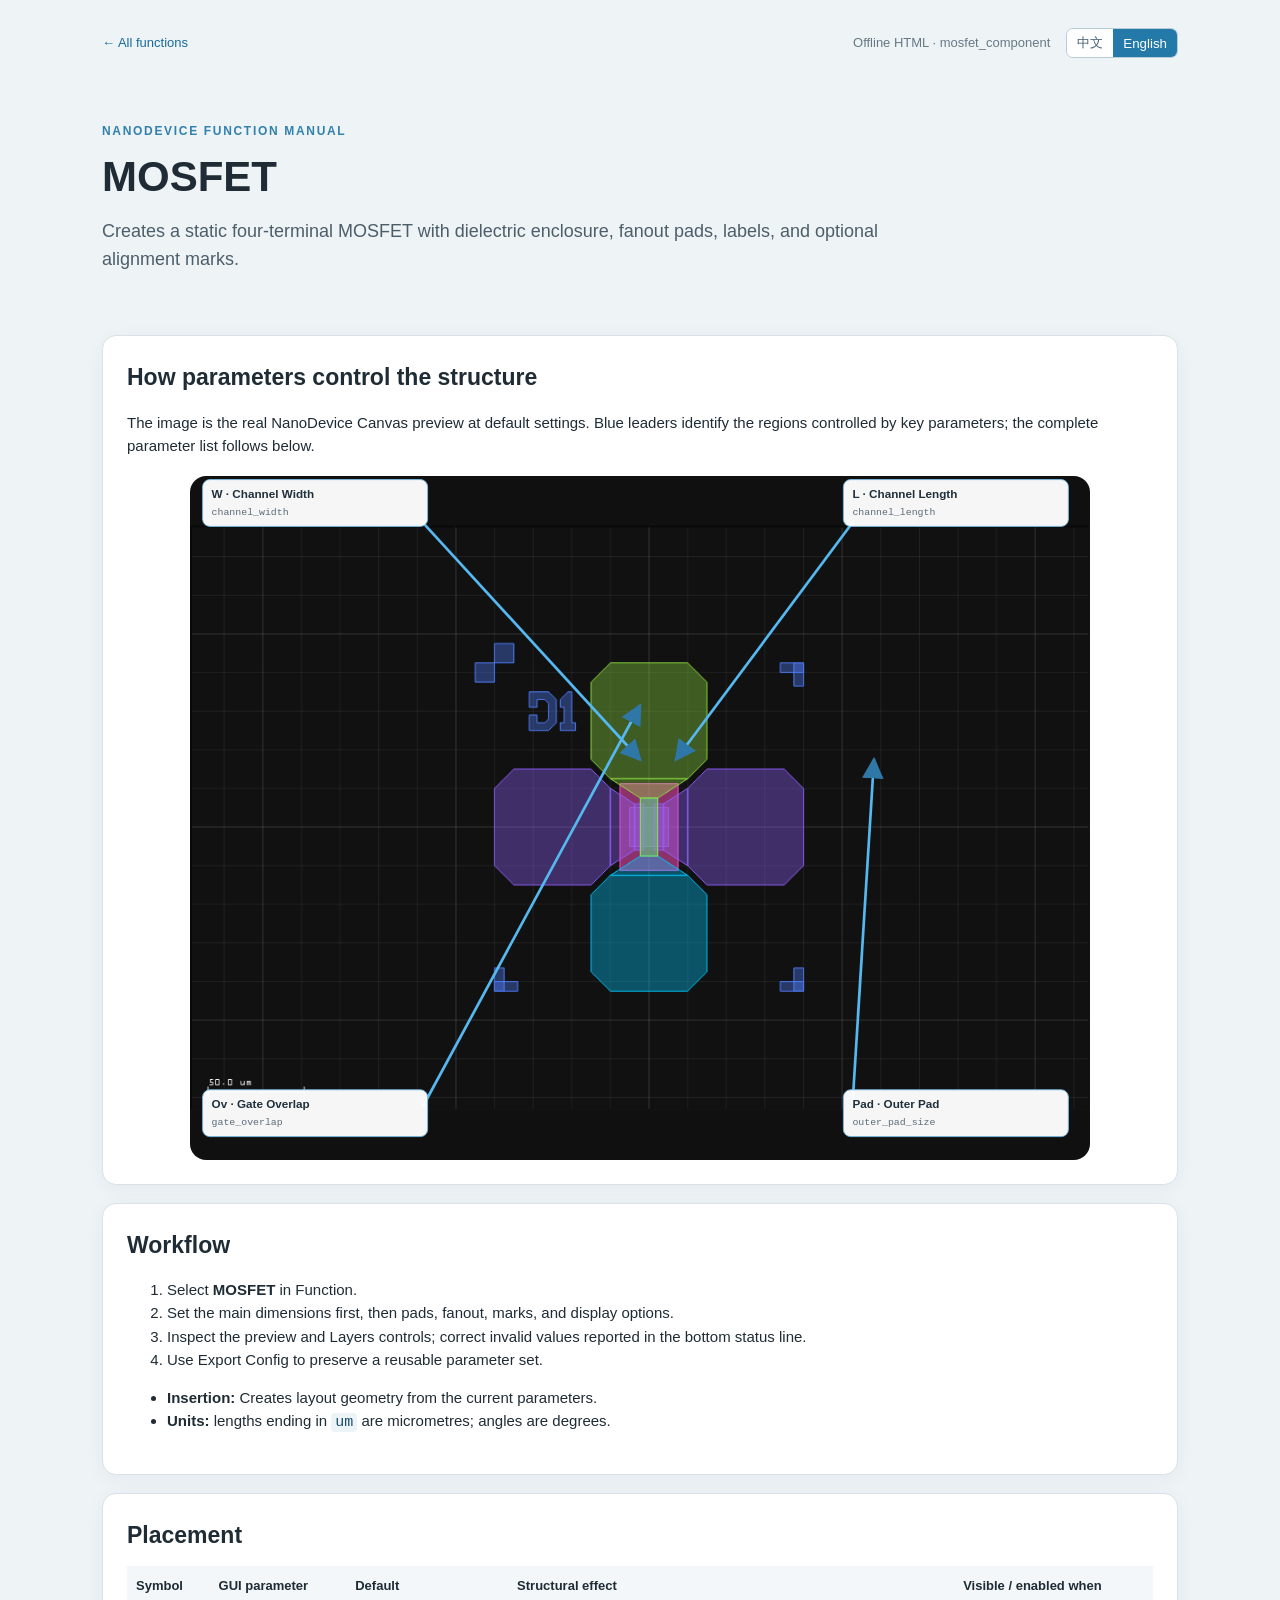
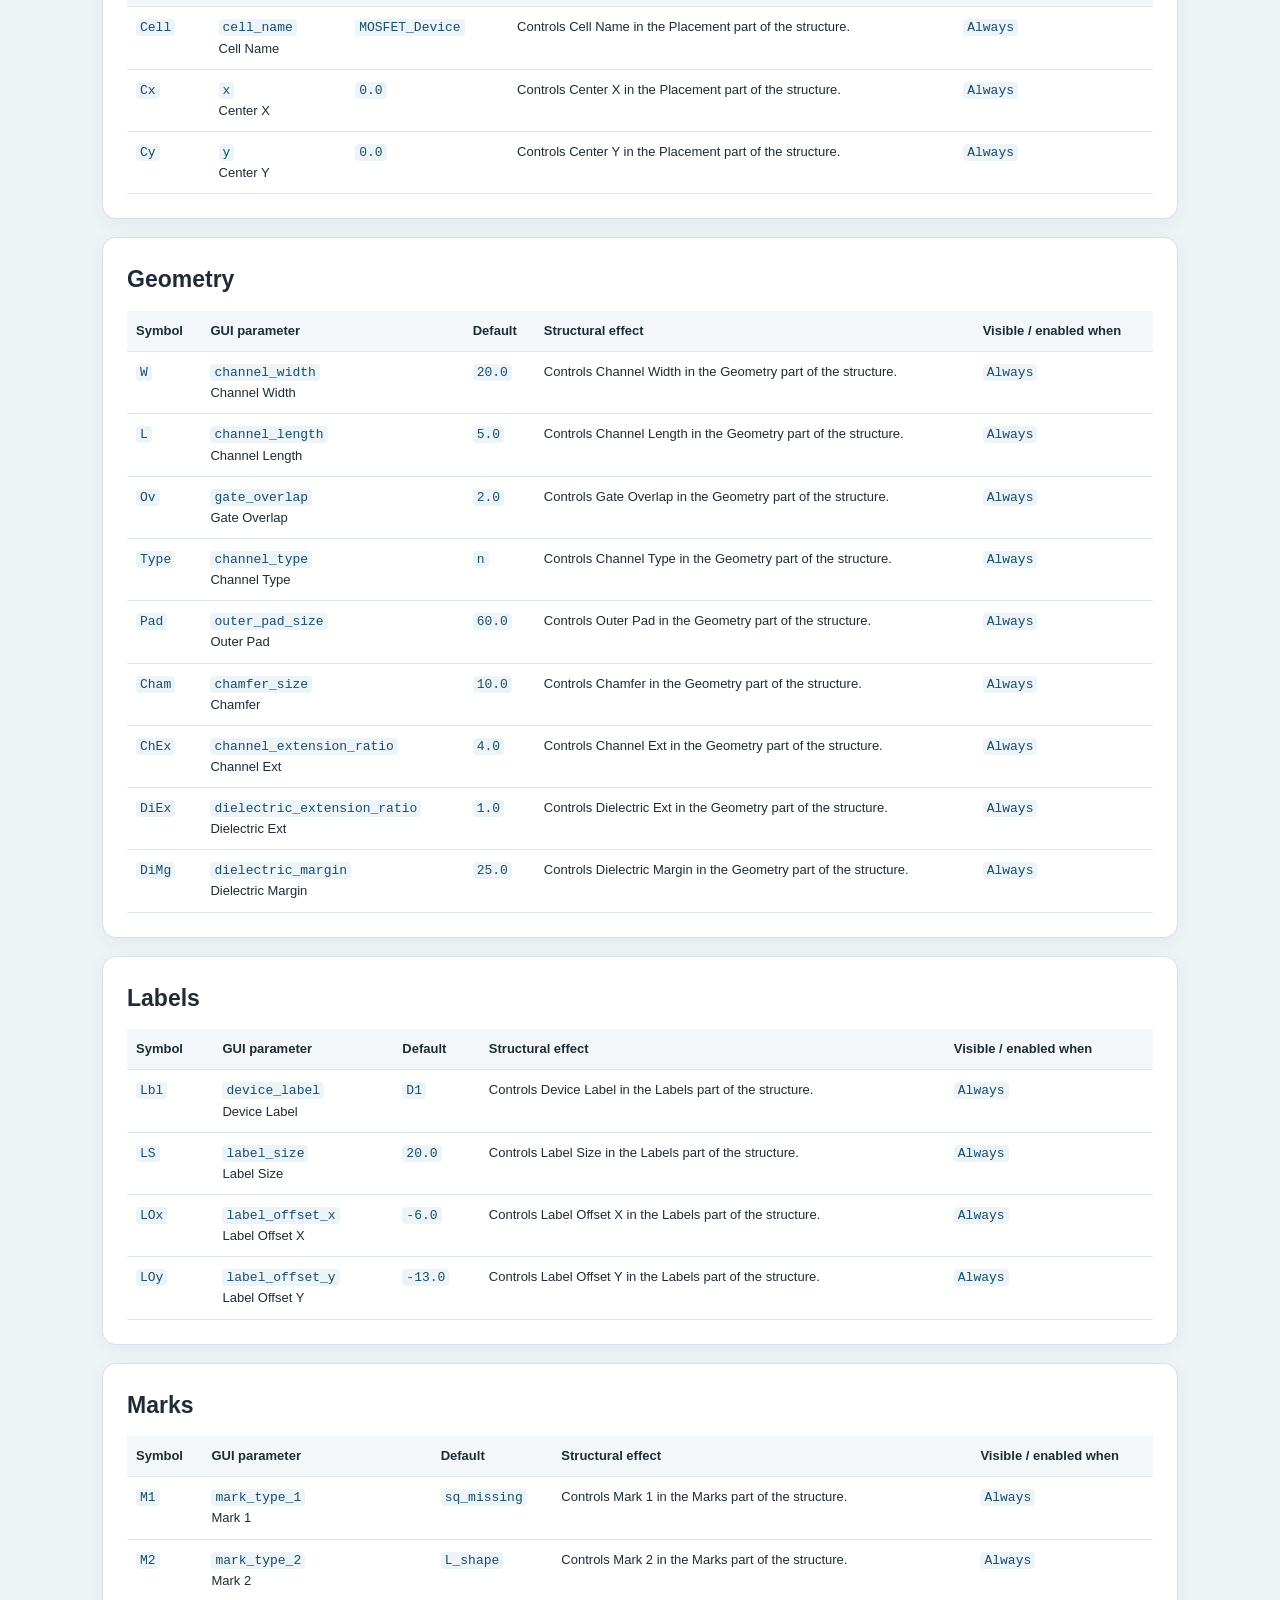
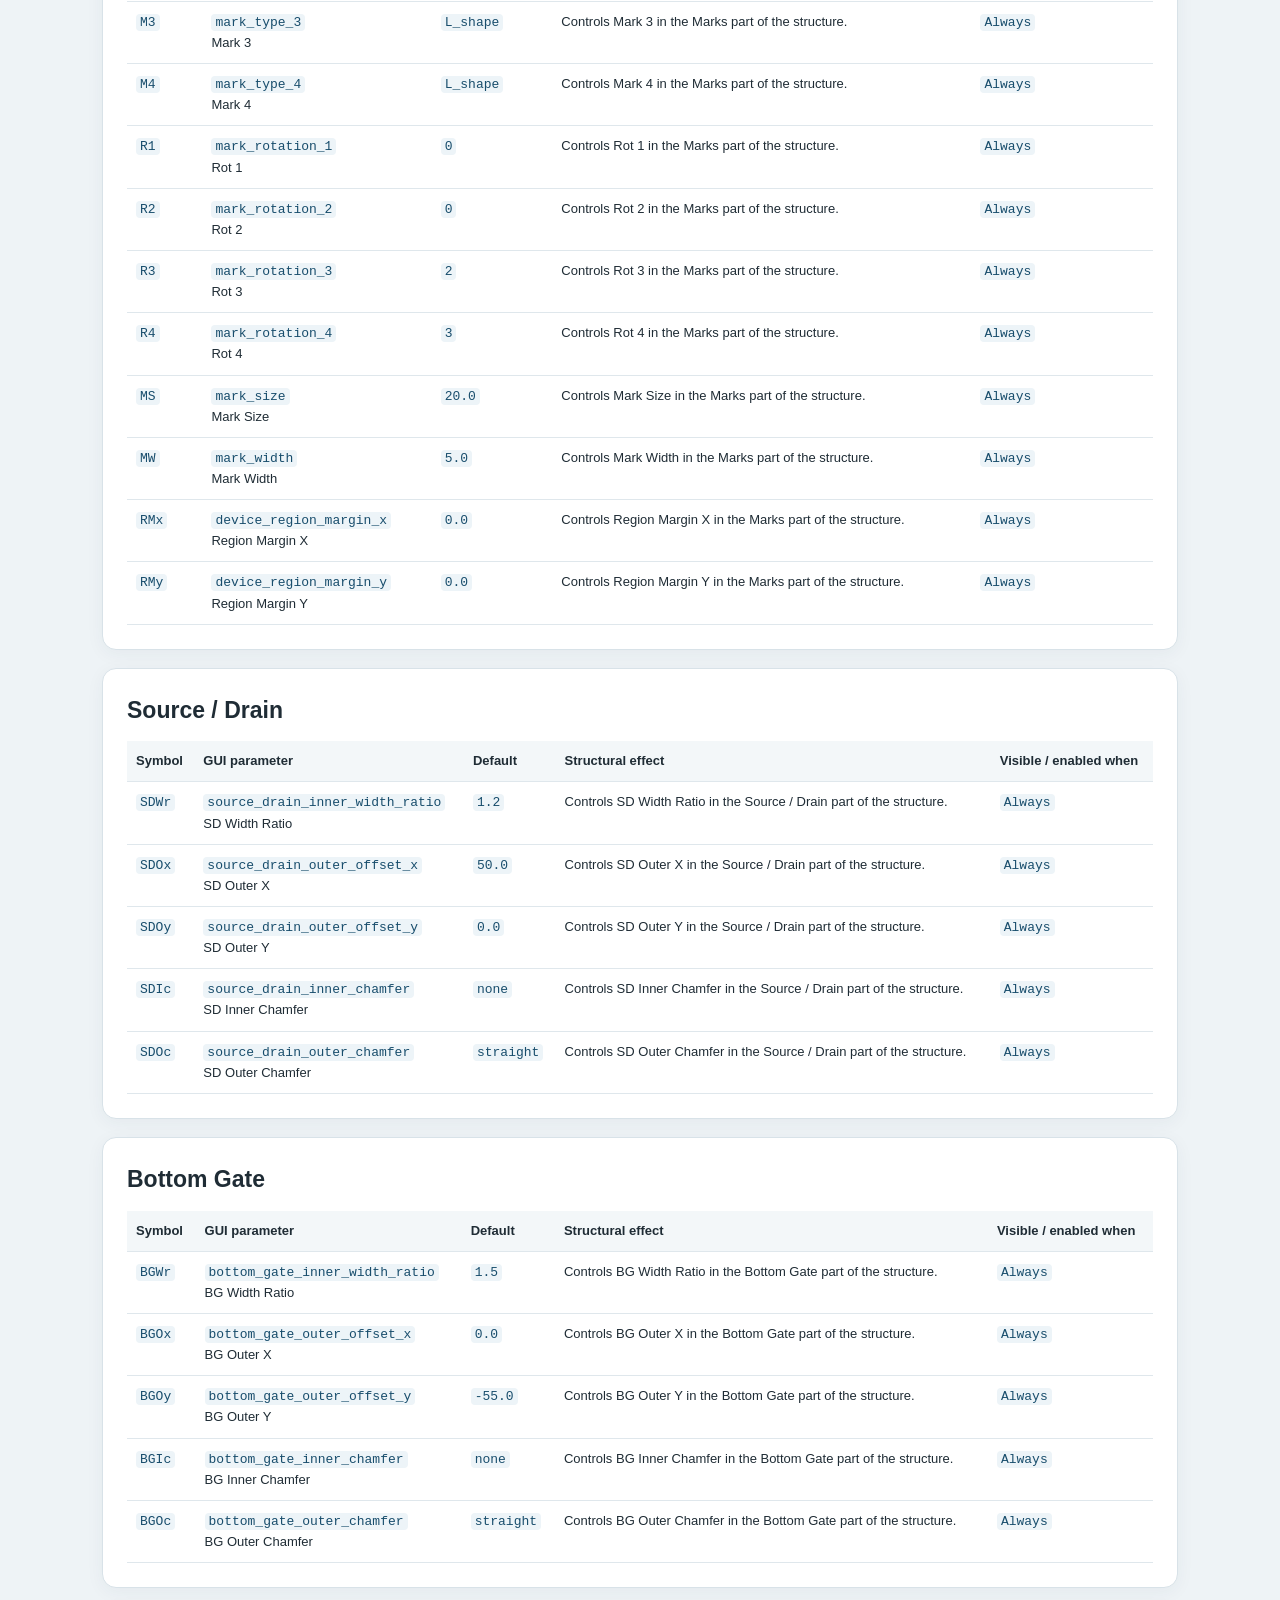
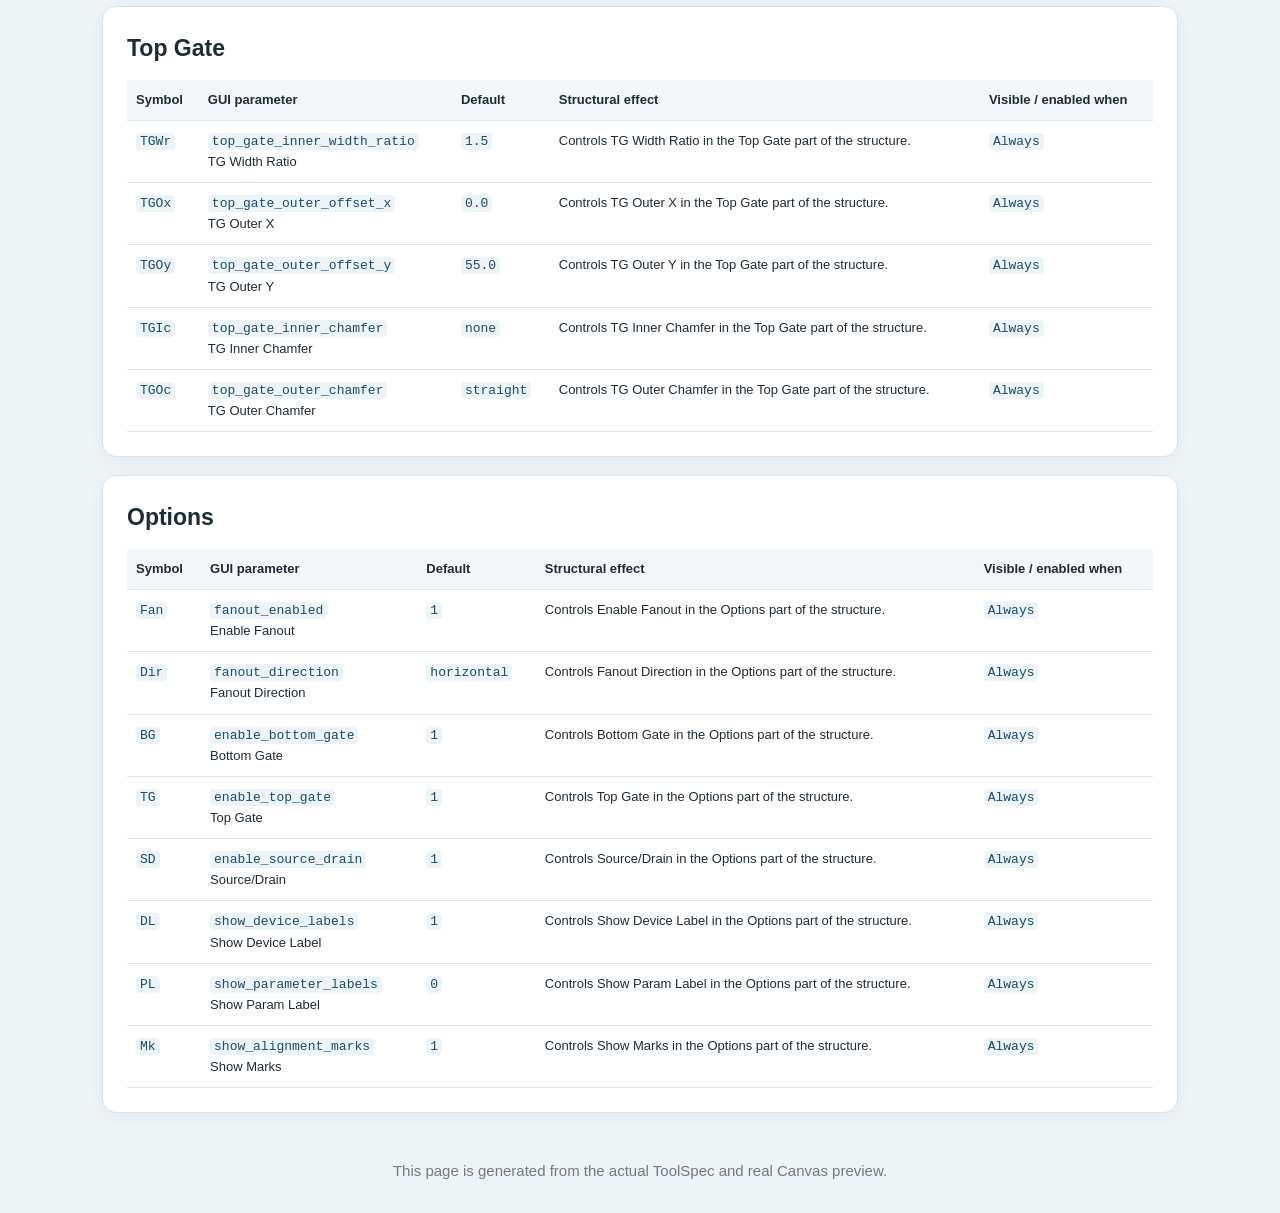
<file: lymtoolkit/toolkit/nanodevice-toolkit/manuals/mosfet_component.html>
<!doctype html><html lang="zh-CN"><head><meta charset="utf-8"><meta name="viewport" content="width=device-width,initial-scale=1"><link rel="icon" href="data:,"><title>MOSFET · NanoDevice Manual</title><link rel="stylesheet" href="assets/manual.css"></head><body><main>
<nav><a href="index.html"><span class="lang zh">← 全部 Function</span><span class="lang en">← All functions</span></a><span class="nav-right"><span><span class="lang zh">离线 HTML</span><span class="lang en">Offline HTML</span> · mosfet_component</span><span class="lang-switch"><button type="button" data-lang="zh">中文</button><button type="button" data-lang="en">English</button></span></span></nav>
<header><p class="eyebrow">NANODEVICE FUNCTION MANUAL</p><h1>MOSFET</h1><p class="lead"><span class="lang zh">MOSFET 静态结构：生成四端 MOSFET、介质包围、扇出 Pad 和可选套刻标记；插入后为普通几何。</span><span class="lang en">Creates a static four-terminal MOSFET with dielectric enclosure, fanout pads, labels, and optional alignment marks.</span></p></header>
<section class="hero"><h2><span class="lang zh">参数如何控制结构</span><span class="lang en">How parameters control the structure</span></h2><p><span class="lang zh">下图是该 Function 默认参数在 NanoDevice Canvas 中的真实预览。蓝色引线标出主要参数控制的区域；完整参数见下方分组表。</span><span class="lang en">The image is the real NanoDevice Canvas preview at default settings. Blue leaders identify the regions controlled by key parameters; the complete parameter list follows below.</span></p><svg class="diagram" viewBox="0 0 1000 760" role="img" aria-label="MOSFET real canvas preview with parameter annotations">
<defs><marker id="arrow" markerWidth="8" markerHeight="8" refX="7" refY="4" orient="auto"><path d="M0 0L8 4L0 8Z" fill="#2f77a7"/></marker></defs>
<style>.anno{font:600 13px Segoe UI,Arial,sans-serif;fill:#20303c}.key{font:11px Consolas,monospace;fill:#596b78}</style>
<rect width="1000" height="760" rx="18" fill="#101010"/><image href="assets/mosfet_component-canvas.png" x="0" y="55" width="1000" height="650" preserveAspectRatio="none"/><path d="M259 52 L500 315" stroke="#56b8f0" stroke-width="3" fill="none" marker-end="url(#arrow)"/><rect x="14" y="4" width="250" height="52" rx="8" fill="#ffffff" fill-opacity=".96" stroke="#75bde5"/><text x="24" y="24" class="anno">W · Channel Width</text><text x="24" y="43" class="key">channel_width</text><path d="M736 52 L540 315" stroke="#56b8f0" stroke-width="3" fill="none" marker-end="url(#arrow)"/><rect x="726" y="4" width="250" height="52" rx="8" fill="#ffffff" fill-opacity=".96" stroke="#75bde5"/><text x="736" y="24" class="anno">L · Channel Length</text><text x="736" y="43" class="key">channel_length</text><path d="M259 700 L500 255" stroke="#56b8f0" stroke-width="3" fill="none" marker-end="url(#arrow)"/><rect x="14" y="682" width="250" height="52" rx="8" fill="#ffffff" fill-opacity=".96" stroke="#75bde5"/><text x="24" y="702" class="anno">Ov · Gate Overlap</text><text x="24" y="721" class="key">gate_overlap</text><path d="M736 700 L760 315" stroke="#56b8f0" stroke-width="3" fill="none" marker-end="url(#arrow)"/><rect x="726" y="682" width="250" height="52" rx="8" fill="#ffffff" fill-opacity=".96" stroke="#75bde5"/><text x="736" y="702" class="anno">Pad · Outer Pad</text><text x="736" y="721" class="key">outer_pad_size</text></svg></section>
<section><h2><span class="lang zh">使用流程</span><span class="lang en">Workflow</span></h2><div class="lang zh"><ol><li>在 Function 中选择 <b>MOSFET</b>。</li><li>先设置主体尺寸，再设置 Pad、扇出、标记和显示选项。</li><li>检查预览与 Layers 开关；按底部状态提示修正无效参数。</li><li>需要复用时使用 Export Config 保存全部参数。</li></ol><ul><li><b>插入方式：</b>生成当前参数对应的版图几何。</li><li><b>单位：</b>带 <code>um</code> 后缀的长度均为微米；角度为度。</li></ul></div><div class="lang en"><ol><li>Select <b>MOSFET</b> in Function.</li><li>Set the main dimensions first, then pads, fanout, marks, and display options.</li><li>Inspect the preview and Layers controls; correct invalid values reported in the bottom status line.</li><li>Use Export Config to preserve a reusable parameter set.</li></ol><ul><li><b>Insertion:</b> Creates layout geometry from the current parameters.</li><li><b>Units:</b> lengths ending in <code>um</code> are micrometres; angles are degrees.</li></ul></div></section>
<section><h2>Placement</h2><div class="table-wrap"><table><thead><tr><th><span class="lang zh">符号</span><span class="lang en">Symbol</span></th><th><span class="lang zh">GUI 参数</span><span class="lang en">GUI parameter</span></th><th><span class="lang zh">默认值</span><span class="lang en">Default</span></th><th><span class="lang zh">如何改变结构</span><span class="lang en">Structural effect</span></th><th><span class="lang zh">显示/启用条件</span><span class="lang en">Visible / enabled when</span></th></tr></thead><tbody><tr><td><code>Cell</code></td><td><code>cell_name</code><br>Cell Name</td><td><code>MOSFET_Device</code></td><td><span class="lang zh">控制“Cell Name”，作用于 Placement 结构区域。</span><span class="lang en">Controls Cell Name in the Placement part of the structure.</span></td><td><code><span class="lang zh">始终</span><span class="lang en">Always</span></code></td></tr><tr><td><code>Cx</code></td><td><code>x</code><br>Center X</td><td><code>0.0</code></td><td><span class="lang zh">控制“Center X”，作用于 Placement 结构区域。</span><span class="lang en">Controls Center X in the Placement part of the structure.</span></td><td><code><span class="lang zh">始终</span><span class="lang en">Always</span></code></td></tr><tr><td><code>Cy</code></td><td><code>y</code><br>Center Y</td><td><code>0.0</code></td><td><span class="lang zh">控制“Center Y”，作用于 Placement 结构区域。</span><span class="lang en">Controls Center Y in the Placement part of the structure.</span></td><td><code><span class="lang zh">始终</span><span class="lang en">Always</span></code></td></tr></tbody></table></div></section><section><h2>Geometry</h2><div class="table-wrap"><table><thead><tr><th><span class="lang zh">符号</span><span class="lang en">Symbol</span></th><th><span class="lang zh">GUI 参数</span><span class="lang en">GUI parameter</span></th><th><span class="lang zh">默认值</span><span class="lang en">Default</span></th><th><span class="lang zh">如何改变结构</span><span class="lang en">Structural effect</span></th><th><span class="lang zh">显示/启用条件</span><span class="lang en">Visible / enabled when</span></th></tr></thead><tbody><tr><td><code>W</code></td><td><code>channel_width</code><br>Channel Width</td><td><code>20.0</code></td><td><span class="lang zh">控制“Channel Width”，作用于 Geometry 结构区域。</span><span class="lang en">Controls Channel Width in the Geometry part of the structure.</span></td><td><code><span class="lang zh">始终</span><span class="lang en">Always</span></code></td></tr><tr><td><code>L</code></td><td><code>channel_length</code><br>Channel Length</td><td><code>5.0</code></td><td><span class="lang zh">控制“Channel Length”，作用于 Geometry 结构区域。</span><span class="lang en">Controls Channel Length in the Geometry part of the structure.</span></td><td><code><span class="lang zh">始终</span><span class="lang en">Always</span></code></td></tr><tr><td><code>Ov</code></td><td><code>gate_overlap</code><br>Gate Overlap</td><td><code>2.0</code></td><td><span class="lang zh">控制“Gate Overlap”，作用于 Geometry 结构区域。</span><span class="lang en">Controls Gate Overlap in the Geometry part of the structure.</span></td><td><code><span class="lang zh">始终</span><span class="lang en">Always</span></code></td></tr><tr><td><code>Type</code></td><td><code>channel_type</code><br>Channel Type</td><td><code>n</code></td><td><span class="lang zh">控制“Channel Type”，作用于 Geometry 结构区域。</span><span class="lang en">Controls Channel Type in the Geometry part of the structure.</span></td><td><code><span class="lang zh">始终</span><span class="lang en">Always</span></code></td></tr><tr><td><code>Pad</code></td><td><code>outer_pad_size</code><br>Outer Pad</td><td><code>60.0</code></td><td><span class="lang zh">控制“Outer Pad”，作用于 Geometry 结构区域。</span><span class="lang en">Controls Outer Pad in the Geometry part of the structure.</span></td><td><code><span class="lang zh">始终</span><span class="lang en">Always</span></code></td></tr><tr><td><code>Cham</code></td><td><code>chamfer_size</code><br>Chamfer</td><td><code>10.0</code></td><td><span class="lang zh">控制“Chamfer”，作用于 Geometry 结构区域。</span><span class="lang en">Controls Chamfer in the Geometry part of the structure.</span></td><td><code><span class="lang zh">始终</span><span class="lang en">Always</span></code></td></tr><tr><td><code>ChEx</code></td><td><code>channel_extension_ratio</code><br>Channel Ext</td><td><code>4.0</code></td><td><span class="lang zh">控制“Channel Ext”，作用于 Geometry 结构区域。</span><span class="lang en">Controls Channel Ext in the Geometry part of the structure.</span></td><td><code><span class="lang zh">始终</span><span class="lang en">Always</span></code></td></tr><tr><td><code>DiEx</code></td><td><code>dielectric_extension_ratio</code><br>Dielectric Ext</td><td><code>1.0</code></td><td><span class="lang zh">控制“Dielectric Ext”，作用于 Geometry 结构区域。</span><span class="lang en">Controls Dielectric Ext in the Geometry part of the structure.</span></td><td><code><span class="lang zh">始终</span><span class="lang en">Always</span></code></td></tr><tr><td><code>DiMg</code></td><td><code>dielectric_margin</code><br>Dielectric Margin</td><td><code>25.0</code></td><td><span class="lang zh">控制“Dielectric Margin”，作用于 Geometry 结构区域。</span><span class="lang en">Controls Dielectric Margin in the Geometry part of the structure.</span></td><td><code><span class="lang zh">始终</span><span class="lang en">Always</span></code></td></tr></tbody></table></div></section><section><h2>Labels</h2><div class="table-wrap"><table><thead><tr><th><span class="lang zh">符号</span><span class="lang en">Symbol</span></th><th><span class="lang zh">GUI 参数</span><span class="lang en">GUI parameter</span></th><th><span class="lang zh">默认值</span><span class="lang en">Default</span></th><th><span class="lang zh">如何改变结构</span><span class="lang en">Structural effect</span></th><th><span class="lang zh">显示/启用条件</span><span class="lang en">Visible / enabled when</span></th></tr></thead><tbody><tr><td><code>Lbl</code></td><td><code>device_label</code><br>Device Label</td><td><code>D1</code></td><td><span class="lang zh">控制“Device Label”，作用于 Labels 结构区域。</span><span class="lang en">Controls Device Label in the Labels part of the structure.</span></td><td><code><span class="lang zh">始终</span><span class="lang en">Always</span></code></td></tr><tr><td><code>LS</code></td><td><code>label_size</code><br>Label Size</td><td><code>20.0</code></td><td><span class="lang zh">控制“Label Size”，作用于 Labels 结构区域。</span><span class="lang en">Controls Label Size in the Labels part of the structure.</span></td><td><code><span class="lang zh">始终</span><span class="lang en">Always</span></code></td></tr><tr><td><code>LOx</code></td><td><code>label_offset_x</code><br>Label Offset X</td><td><code>-6.0</code></td><td><span class="lang zh">控制“Label Offset X”，作用于 Labels 结构区域。</span><span class="lang en">Controls Label Offset X in the Labels part of the structure.</span></td><td><code><span class="lang zh">始终</span><span class="lang en">Always</span></code></td></tr><tr><td><code>LOy</code></td><td><code>label_offset_y</code><br>Label Offset Y</td><td><code>-13.0</code></td><td><span class="lang zh">控制“Label Offset Y”，作用于 Labels 结构区域。</span><span class="lang en">Controls Label Offset Y in the Labels part of the structure.</span></td><td><code><span class="lang zh">始终</span><span class="lang en">Always</span></code></td></tr></tbody></table></div></section><section><h2>Marks</h2><div class="table-wrap"><table><thead><tr><th><span class="lang zh">符号</span><span class="lang en">Symbol</span></th><th><span class="lang zh">GUI 参数</span><span class="lang en">GUI parameter</span></th><th><span class="lang zh">默认值</span><span class="lang en">Default</span></th><th><span class="lang zh">如何改变结构</span><span class="lang en">Structural effect</span></th><th><span class="lang zh">显示/启用条件</span><span class="lang en">Visible / enabled when</span></th></tr></thead><tbody><tr><td><code>M1</code></td><td><code>mark_type_1</code><br>Mark 1</td><td><code>sq_missing</code></td><td><span class="lang zh">控制“Mark 1”，作用于 Marks 结构区域。</span><span class="lang en">Controls Mark 1 in the Marks part of the structure.</span></td><td><code><span class="lang zh">始终</span><span class="lang en">Always</span></code></td></tr><tr><td><code>M2</code></td><td><code>mark_type_2</code><br>Mark 2</td><td><code>L_shape</code></td><td><span class="lang zh">控制“Mark 2”，作用于 Marks 结构区域。</span><span class="lang en">Controls Mark 2 in the Marks part of the structure.</span></td><td><code><span class="lang zh">始终</span><span class="lang en">Always</span></code></td></tr><tr><td><code>M3</code></td><td><code>mark_type_3</code><br>Mark 3</td><td><code>L_shape</code></td><td><span class="lang zh">控制“Mark 3”，作用于 Marks 结构区域。</span><span class="lang en">Controls Mark 3 in the Marks part of the structure.</span></td><td><code><span class="lang zh">始终</span><span class="lang en">Always</span></code></td></tr><tr><td><code>M4</code></td><td><code>mark_type_4</code><br>Mark 4</td><td><code>L_shape</code></td><td><span class="lang zh">控制“Mark 4”，作用于 Marks 结构区域。</span><span class="lang en">Controls Mark 4 in the Marks part of the structure.</span></td><td><code><span class="lang zh">始终</span><span class="lang en">Always</span></code></td></tr><tr><td><code>R1</code></td><td><code>mark_rotation_1</code><br>Rot 1</td><td><code>0</code></td><td><span class="lang zh">控制“Rot 1”，作用于 Marks 结构区域。</span><span class="lang en">Controls Rot 1 in the Marks part of the structure.</span></td><td><code><span class="lang zh">始终</span><span class="lang en">Always</span></code></td></tr><tr><td><code>R2</code></td><td><code>mark_rotation_2</code><br>Rot 2</td><td><code>0</code></td><td><span class="lang zh">控制“Rot 2”，作用于 Marks 结构区域。</span><span class="lang en">Controls Rot 2 in the Marks part of the structure.</span></td><td><code><span class="lang zh">始终</span><span class="lang en">Always</span></code></td></tr><tr><td><code>R3</code></td><td><code>mark_rotation_3</code><br>Rot 3</td><td><code>2</code></td><td><span class="lang zh">控制“Rot 3”，作用于 Marks 结构区域。</span><span class="lang en">Controls Rot 3 in the Marks part of the structure.</span></td><td><code><span class="lang zh">始终</span><span class="lang en">Always</span></code></td></tr><tr><td><code>R4</code></td><td><code>mark_rotation_4</code><br>Rot 4</td><td><code>3</code></td><td><span class="lang zh">控制“Rot 4”，作用于 Marks 结构区域。</span><span class="lang en">Controls Rot 4 in the Marks part of the structure.</span></td><td><code><span class="lang zh">始终</span><span class="lang en">Always</span></code></td></tr><tr><td><code>MS</code></td><td><code>mark_size</code><br>Mark Size</td><td><code>20.0</code></td><td><span class="lang zh">控制“Mark Size”，作用于 Marks 结构区域。</span><span class="lang en">Controls Mark Size in the Marks part of the structure.</span></td><td><code><span class="lang zh">始终</span><span class="lang en">Always</span></code></td></tr><tr><td><code>MW</code></td><td><code>mark_width</code><br>Mark Width</td><td><code>5.0</code></td><td><span class="lang zh">控制“Mark Width”，作用于 Marks 结构区域。</span><span class="lang en">Controls Mark Width in the Marks part of the structure.</span></td><td><code><span class="lang zh">始终</span><span class="lang en">Always</span></code></td></tr><tr><td><code>RMx</code></td><td><code>device_region_margin_x</code><br>Region Margin X</td><td><code>0.0</code></td><td><span class="lang zh">控制“Region Margin X”，作用于 Marks 结构区域。</span><span class="lang en">Controls Region Margin X in the Marks part of the structure.</span></td><td><code><span class="lang zh">始终</span><span class="lang en">Always</span></code></td></tr><tr><td><code>RMy</code></td><td><code>device_region_margin_y</code><br>Region Margin Y</td><td><code>0.0</code></td><td><span class="lang zh">控制“Region Margin Y”，作用于 Marks 结构区域。</span><span class="lang en">Controls Region Margin Y in the Marks part of the structure.</span></td><td><code><span class="lang zh">始终</span><span class="lang en">Always</span></code></td></tr></tbody></table></div></section><section><h2>Source / Drain</h2><div class="table-wrap"><table><thead><tr><th><span class="lang zh">符号</span><span class="lang en">Symbol</span></th><th><span class="lang zh">GUI 参数</span><span class="lang en">GUI parameter</span></th><th><span class="lang zh">默认值</span><span class="lang en">Default</span></th><th><span class="lang zh">如何改变结构</span><span class="lang en">Structural effect</span></th><th><span class="lang zh">显示/启用条件</span><span class="lang en">Visible / enabled when</span></th></tr></thead><tbody><tr><td><code>SDWr</code></td><td><code>source_drain_inner_width_ratio</code><br>SD Width Ratio</td><td><code>1.2</code></td><td><span class="lang zh">控制“SD Width Ratio”，作用于 Source / Drain 结构区域。</span><span class="lang en">Controls SD Width Ratio in the Source / Drain part of the structure.</span></td><td><code><span class="lang zh">始终</span><span class="lang en">Always</span></code></td></tr><tr><td><code>SDOx</code></td><td><code>source_drain_outer_offset_x</code><br>SD Outer X</td><td><code>50.0</code></td><td><span class="lang zh">控制“SD Outer X”，作用于 Source / Drain 结构区域。</span><span class="lang en">Controls SD Outer X in the Source / Drain part of the structure.</span></td><td><code><span class="lang zh">始终</span><span class="lang en">Always</span></code></td></tr><tr><td><code>SDOy</code></td><td><code>source_drain_outer_offset_y</code><br>SD Outer Y</td><td><code>0.0</code></td><td><span class="lang zh">控制“SD Outer Y”，作用于 Source / Drain 结构区域。</span><span class="lang en">Controls SD Outer Y in the Source / Drain part of the structure.</span></td><td><code><span class="lang zh">始终</span><span class="lang en">Always</span></code></td></tr><tr><td><code>SDIc</code></td><td><code>source_drain_inner_chamfer</code><br>SD Inner Chamfer</td><td><code>none</code></td><td><span class="lang zh">控制“SD Inner Chamfer”，作用于 Source / Drain 结构区域。</span><span class="lang en">Controls SD Inner Chamfer in the Source / Drain part of the structure.</span></td><td><code><span class="lang zh">始终</span><span class="lang en">Always</span></code></td></tr><tr><td><code>SDOc</code></td><td><code>source_drain_outer_chamfer</code><br>SD Outer Chamfer</td><td><code>straight</code></td><td><span class="lang zh">控制“SD Outer Chamfer”，作用于 Source / Drain 结构区域。</span><span class="lang en">Controls SD Outer Chamfer in the Source / Drain part of the structure.</span></td><td><code><span class="lang zh">始终</span><span class="lang en">Always</span></code></td></tr></tbody></table></div></section><section><h2>Bottom Gate</h2><div class="table-wrap"><table><thead><tr><th><span class="lang zh">符号</span><span class="lang en">Symbol</span></th><th><span class="lang zh">GUI 参数</span><span class="lang en">GUI parameter</span></th><th><span class="lang zh">默认值</span><span class="lang en">Default</span></th><th><span class="lang zh">如何改变结构</span><span class="lang en">Structural effect</span></th><th><span class="lang zh">显示/启用条件</span><span class="lang en">Visible / enabled when</span></th></tr></thead><tbody><tr><td><code>BGWr</code></td><td><code>bottom_gate_inner_width_ratio</code><br>BG Width Ratio</td><td><code>1.5</code></td><td><span class="lang zh">控制“BG Width Ratio”，作用于 Bottom Gate 结构区域。</span><span class="lang en">Controls BG Width Ratio in the Bottom Gate part of the structure.</span></td><td><code><span class="lang zh">始终</span><span class="lang en">Always</span></code></td></tr><tr><td><code>BGOx</code></td><td><code>bottom_gate_outer_offset_x</code><br>BG Outer X</td><td><code>0.0</code></td><td><span class="lang zh">控制“BG Outer X”，作用于 Bottom Gate 结构区域。</span><span class="lang en">Controls BG Outer X in the Bottom Gate part of the structure.</span></td><td><code><span class="lang zh">始终</span><span class="lang en">Always</span></code></td></tr><tr><td><code>BGOy</code></td><td><code>bottom_gate_outer_offset_y</code><br>BG Outer Y</td><td><code>-55.0</code></td><td><span class="lang zh">控制“BG Outer Y”，作用于 Bottom Gate 结构区域。</span><span class="lang en">Controls BG Outer Y in the Bottom Gate part of the structure.</span></td><td><code><span class="lang zh">始终</span><span class="lang en">Always</span></code></td></tr><tr><td><code>BGIc</code></td><td><code>bottom_gate_inner_chamfer</code><br>BG Inner Chamfer</td><td><code>none</code></td><td><span class="lang zh">控制“BG Inner Chamfer”，作用于 Bottom Gate 结构区域。</span><span class="lang en">Controls BG Inner Chamfer in the Bottom Gate part of the structure.</span></td><td><code><span class="lang zh">始终</span><span class="lang en">Always</span></code></td></tr><tr><td><code>BGOc</code></td><td><code>bottom_gate_outer_chamfer</code><br>BG Outer Chamfer</td><td><code>straight</code></td><td><span class="lang zh">控制“BG Outer Chamfer”，作用于 Bottom Gate 结构区域。</span><span class="lang en">Controls BG Outer Chamfer in the Bottom Gate part of the structure.</span></td><td><code><span class="lang zh">始终</span><span class="lang en">Always</span></code></td></tr></tbody></table></div></section><section><h2>Top Gate</h2><div class="table-wrap"><table><thead><tr><th><span class="lang zh">符号</span><span class="lang en">Symbol</span></th><th><span class="lang zh">GUI 参数</span><span class="lang en">GUI parameter</span></th><th><span class="lang zh">默认值</span><span class="lang en">Default</span></th><th><span class="lang zh">如何改变结构</span><span class="lang en">Structural effect</span></th><th><span class="lang zh">显示/启用条件</span><span class="lang en">Visible / enabled when</span></th></tr></thead><tbody><tr><td><code>TGWr</code></td><td><code>top_gate_inner_width_ratio</code><br>TG Width Ratio</td><td><code>1.5</code></td><td><span class="lang zh">控制“TG Width Ratio”，作用于 Top Gate 结构区域。</span><span class="lang en">Controls TG Width Ratio in the Top Gate part of the structure.</span></td><td><code><span class="lang zh">始终</span><span class="lang en">Always</span></code></td></tr><tr><td><code>TGOx</code></td><td><code>top_gate_outer_offset_x</code><br>TG Outer X</td><td><code>0.0</code></td><td><span class="lang zh">控制“TG Outer X”，作用于 Top Gate 结构区域。</span><span class="lang en">Controls TG Outer X in the Top Gate part of the structure.</span></td><td><code><span class="lang zh">始终</span><span class="lang en">Always</span></code></td></tr><tr><td><code>TGOy</code></td><td><code>top_gate_outer_offset_y</code><br>TG Outer Y</td><td><code>55.0</code></td><td><span class="lang zh">控制“TG Outer Y”，作用于 Top Gate 结构区域。</span><span class="lang en">Controls TG Outer Y in the Top Gate part of the structure.</span></td><td><code><span class="lang zh">始终</span><span class="lang en">Always</span></code></td></tr><tr><td><code>TGIc</code></td><td><code>top_gate_inner_chamfer</code><br>TG Inner Chamfer</td><td><code>none</code></td><td><span class="lang zh">控制“TG Inner Chamfer”，作用于 Top Gate 结构区域。</span><span class="lang en">Controls TG Inner Chamfer in the Top Gate part of the structure.</span></td><td><code><span class="lang zh">始终</span><span class="lang en">Always</span></code></td></tr><tr><td><code>TGOc</code></td><td><code>top_gate_outer_chamfer</code><br>TG Outer Chamfer</td><td><code>straight</code></td><td><span class="lang zh">控制“TG Outer Chamfer”，作用于 Top Gate 结构区域。</span><span class="lang en">Controls TG Outer Chamfer in the Top Gate part of the structure.</span></td><td><code><span class="lang zh">始终</span><span class="lang en">Always</span></code></td></tr></tbody></table></div></section><section><h2>Options</h2><div class="table-wrap"><table><thead><tr><th><span class="lang zh">符号</span><span class="lang en">Symbol</span></th><th><span class="lang zh">GUI 参数</span><span class="lang en">GUI parameter</span></th><th><span class="lang zh">默认值</span><span class="lang en">Default</span></th><th><span class="lang zh">如何改变结构</span><span class="lang en">Structural effect</span></th><th><span class="lang zh">显示/启用条件</span><span class="lang en">Visible / enabled when</span></th></tr></thead><tbody><tr><td><code>Fan</code></td><td><code>fanout_enabled</code><br>Enable Fanout</td><td><code>1</code></td><td><span class="lang zh">控制“Enable Fanout”，作用于 Options 结构区域。</span><span class="lang en">Controls Enable Fanout in the Options part of the structure.</span></td><td><code><span class="lang zh">始终</span><span class="lang en">Always</span></code></td></tr><tr><td><code>Dir</code></td><td><code>fanout_direction</code><br>Fanout Direction</td><td><code>horizontal</code></td><td><span class="lang zh">控制“Fanout Direction”，作用于 Options 结构区域。</span><span class="lang en">Controls Fanout Direction in the Options part of the structure.</span></td><td><code><span class="lang zh">始终</span><span class="lang en">Always</span></code></td></tr><tr><td><code>BG</code></td><td><code>enable_bottom_gate</code><br>Bottom Gate</td><td><code>1</code></td><td><span class="lang zh">控制“Bottom Gate”，作用于 Options 结构区域。</span><span class="lang en">Controls Bottom Gate in the Options part of the structure.</span></td><td><code><span class="lang zh">始终</span><span class="lang en">Always</span></code></td></tr><tr><td><code>TG</code></td><td><code>enable_top_gate</code><br>Top Gate</td><td><code>1</code></td><td><span class="lang zh">控制“Top Gate”，作用于 Options 结构区域。</span><span class="lang en">Controls Top Gate in the Options part of the structure.</span></td><td><code><span class="lang zh">始终</span><span class="lang en">Always</span></code></td></tr><tr><td><code>SD</code></td><td><code>enable_source_drain</code><br>Source/Drain</td><td><code>1</code></td><td><span class="lang zh">控制“Source/Drain”，作用于 Options 结构区域。</span><span class="lang en">Controls Source/Drain in the Options part of the structure.</span></td><td><code><span class="lang zh">始终</span><span class="lang en">Always</span></code></td></tr><tr><td><code>DL</code></td><td><code>show_device_labels</code><br>Show Device Label</td><td><code>1</code></td><td><span class="lang zh">控制“Show Device Label”，作用于 Options 结构区域。</span><span class="lang en">Controls Show Device Label in the Options part of the structure.</span></td><td><code><span class="lang zh">始终</span><span class="lang en">Always</span></code></td></tr><tr><td><code>PL</code></td><td><code>show_parameter_labels</code><br>Show Param Label</td><td><code>0</code></td><td><span class="lang zh">控制“Show Param Label”，作用于 Options 结构区域。</span><span class="lang en">Controls Show Param Label in the Options part of the structure.</span></td><td><code><span class="lang zh">始终</span><span class="lang en">Always</span></code></td></tr><tr><td><code>Mk</code></td><td><code>show_alignment_marks</code><br>Show Marks</td><td><code>1</code></td><td><span class="lang zh">控制“Show Marks”，作用于 Options 结构区域。</span><span class="lang en">Controls Show Marks in the Options part of the structure.</span></td><td><code><span class="lang zh">始终</span><span class="lang en">Always</span></code></td></tr></tbody></table></div></section>
<footer><span class="lang zh">本页由实际 ToolSpec 参数与真实 Canvas 生成。</span><span class="lang en">This page is generated from the actual ToolSpec and real Canvas preview.</span></footer>
</main><script src="assets/manual.js"></script></body></html>
</file>
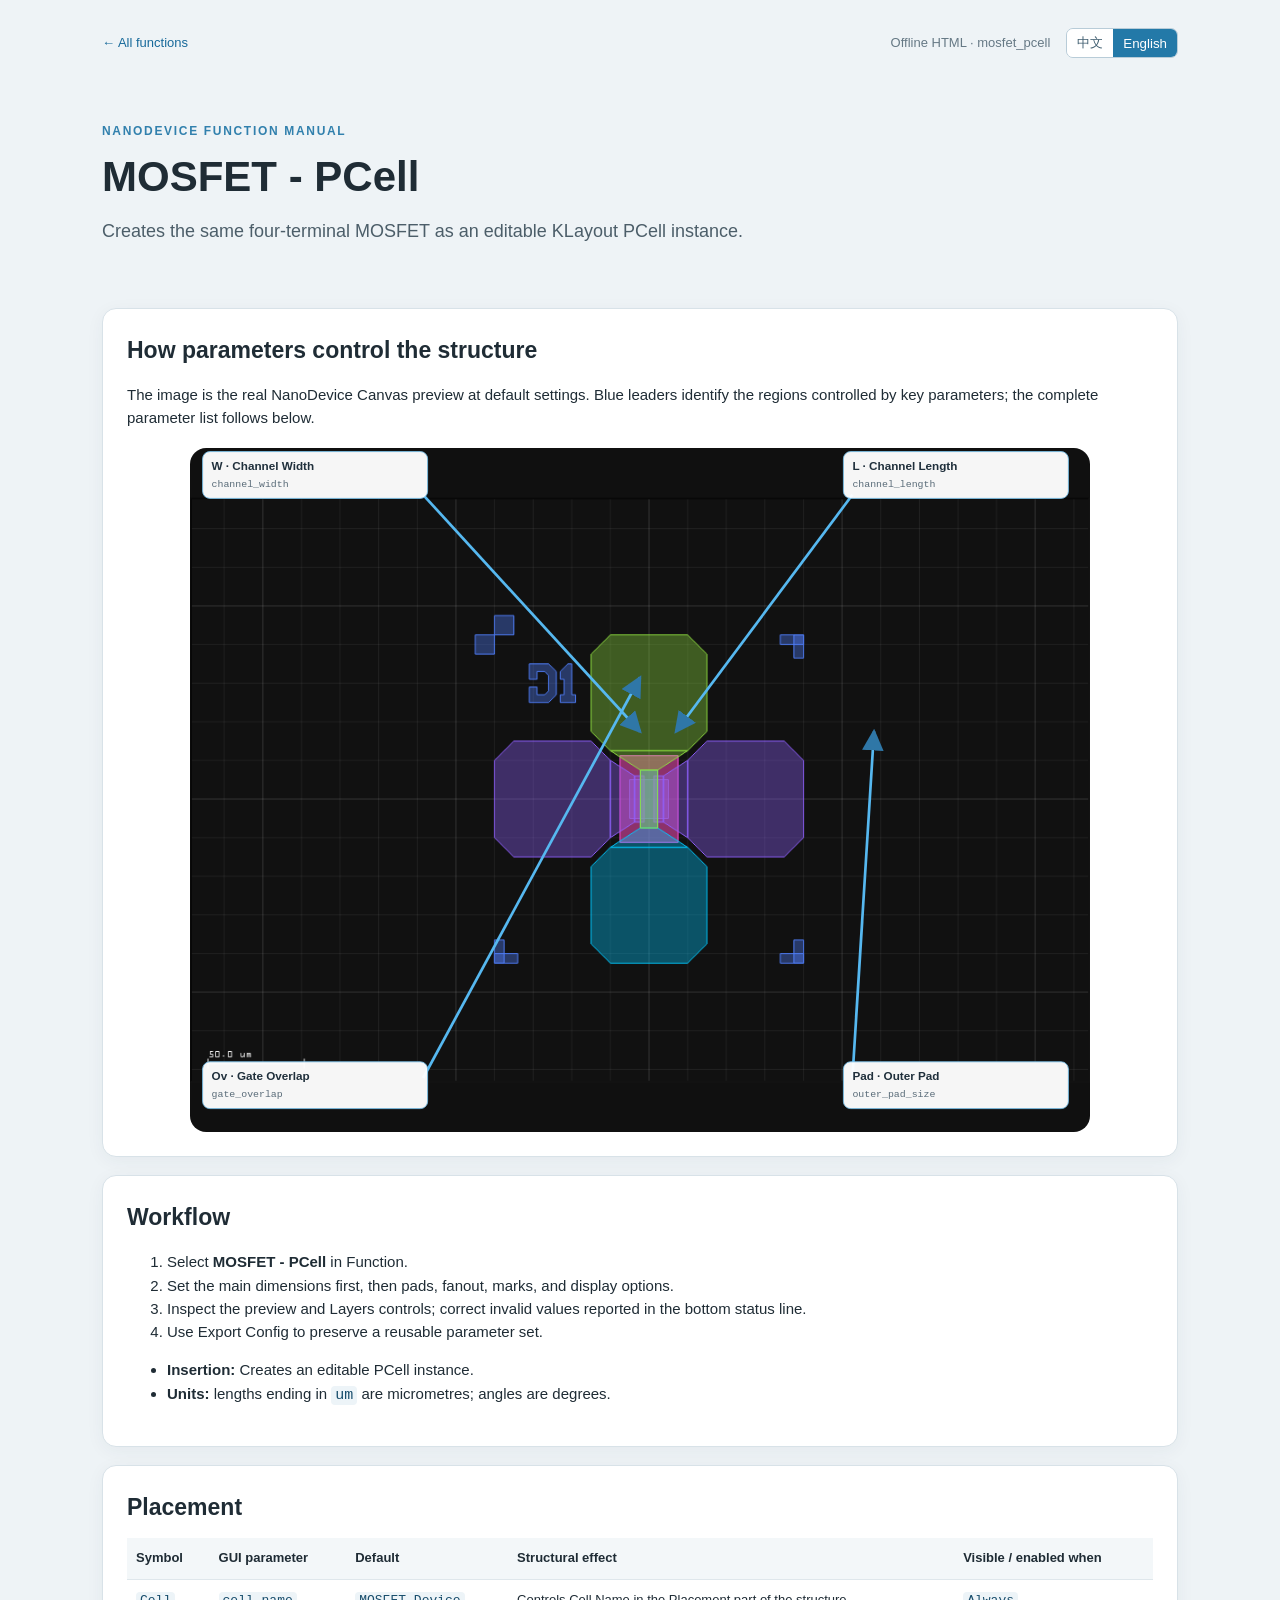
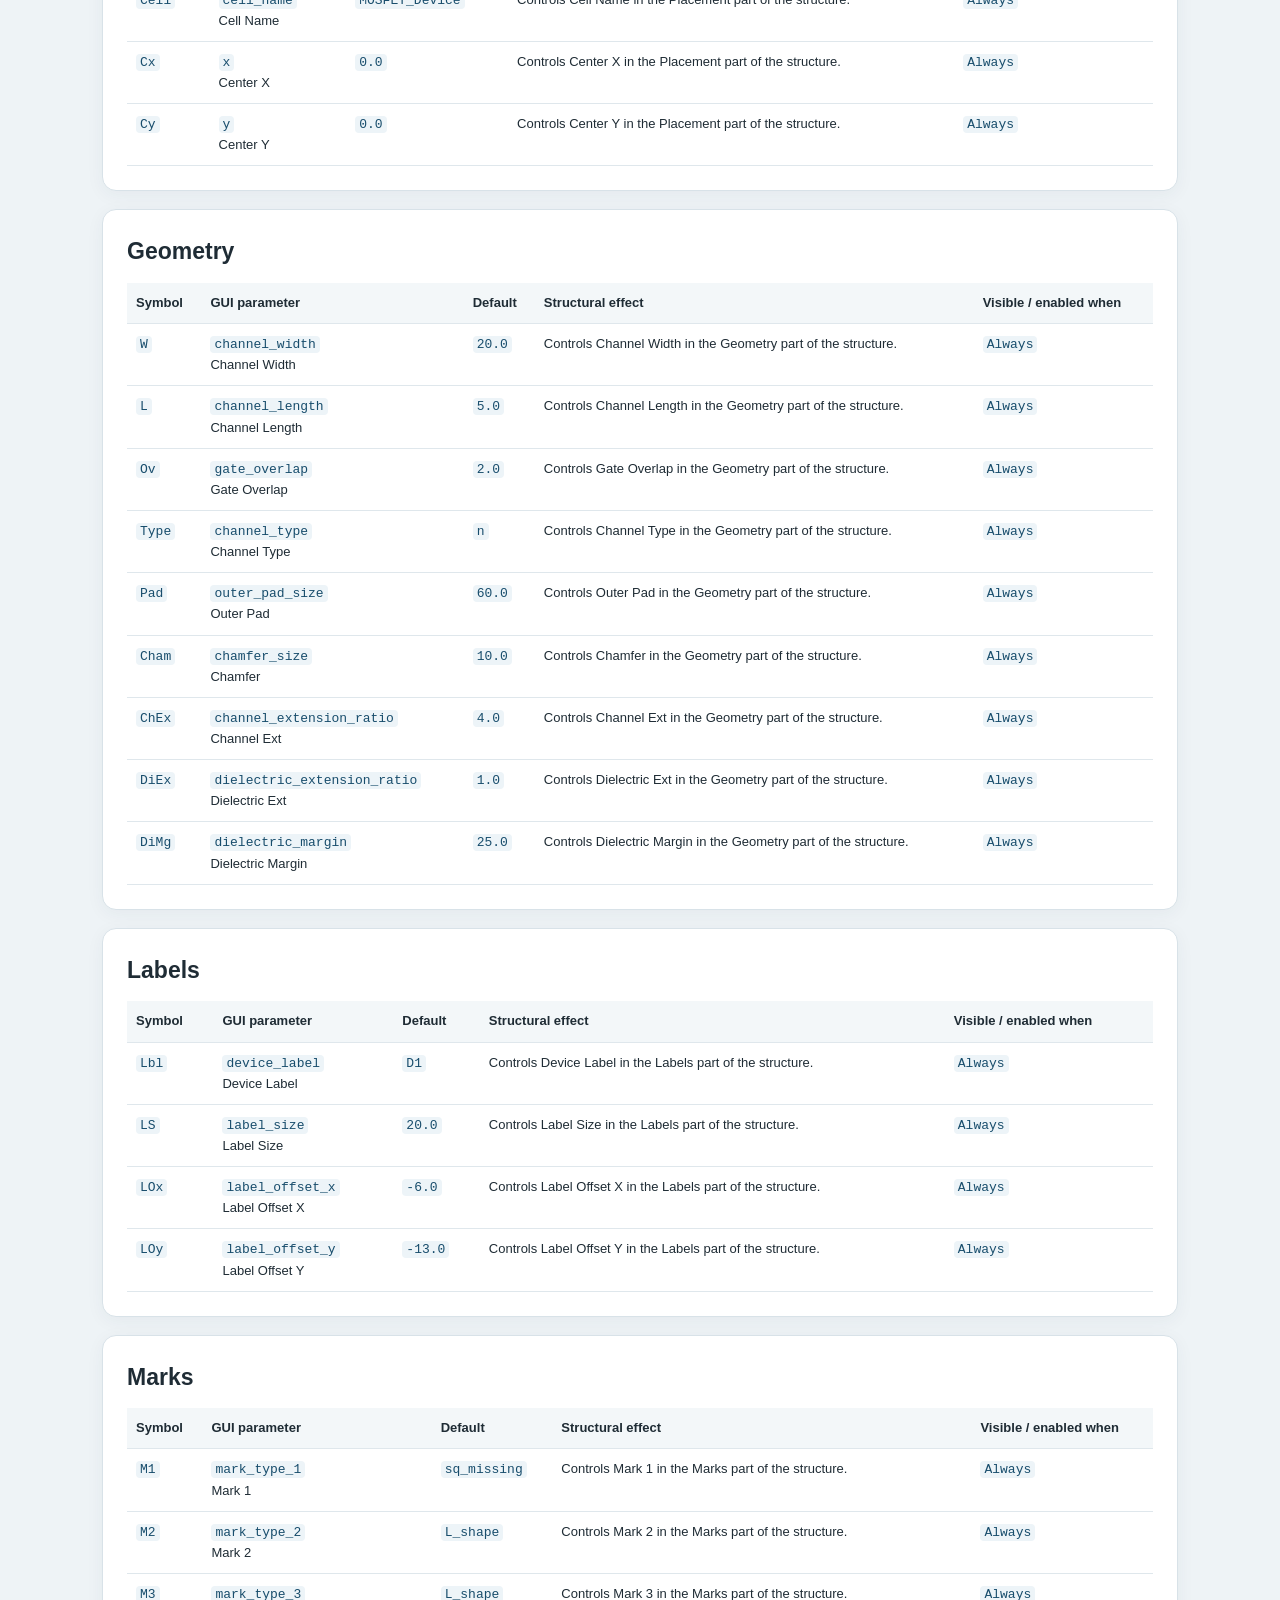
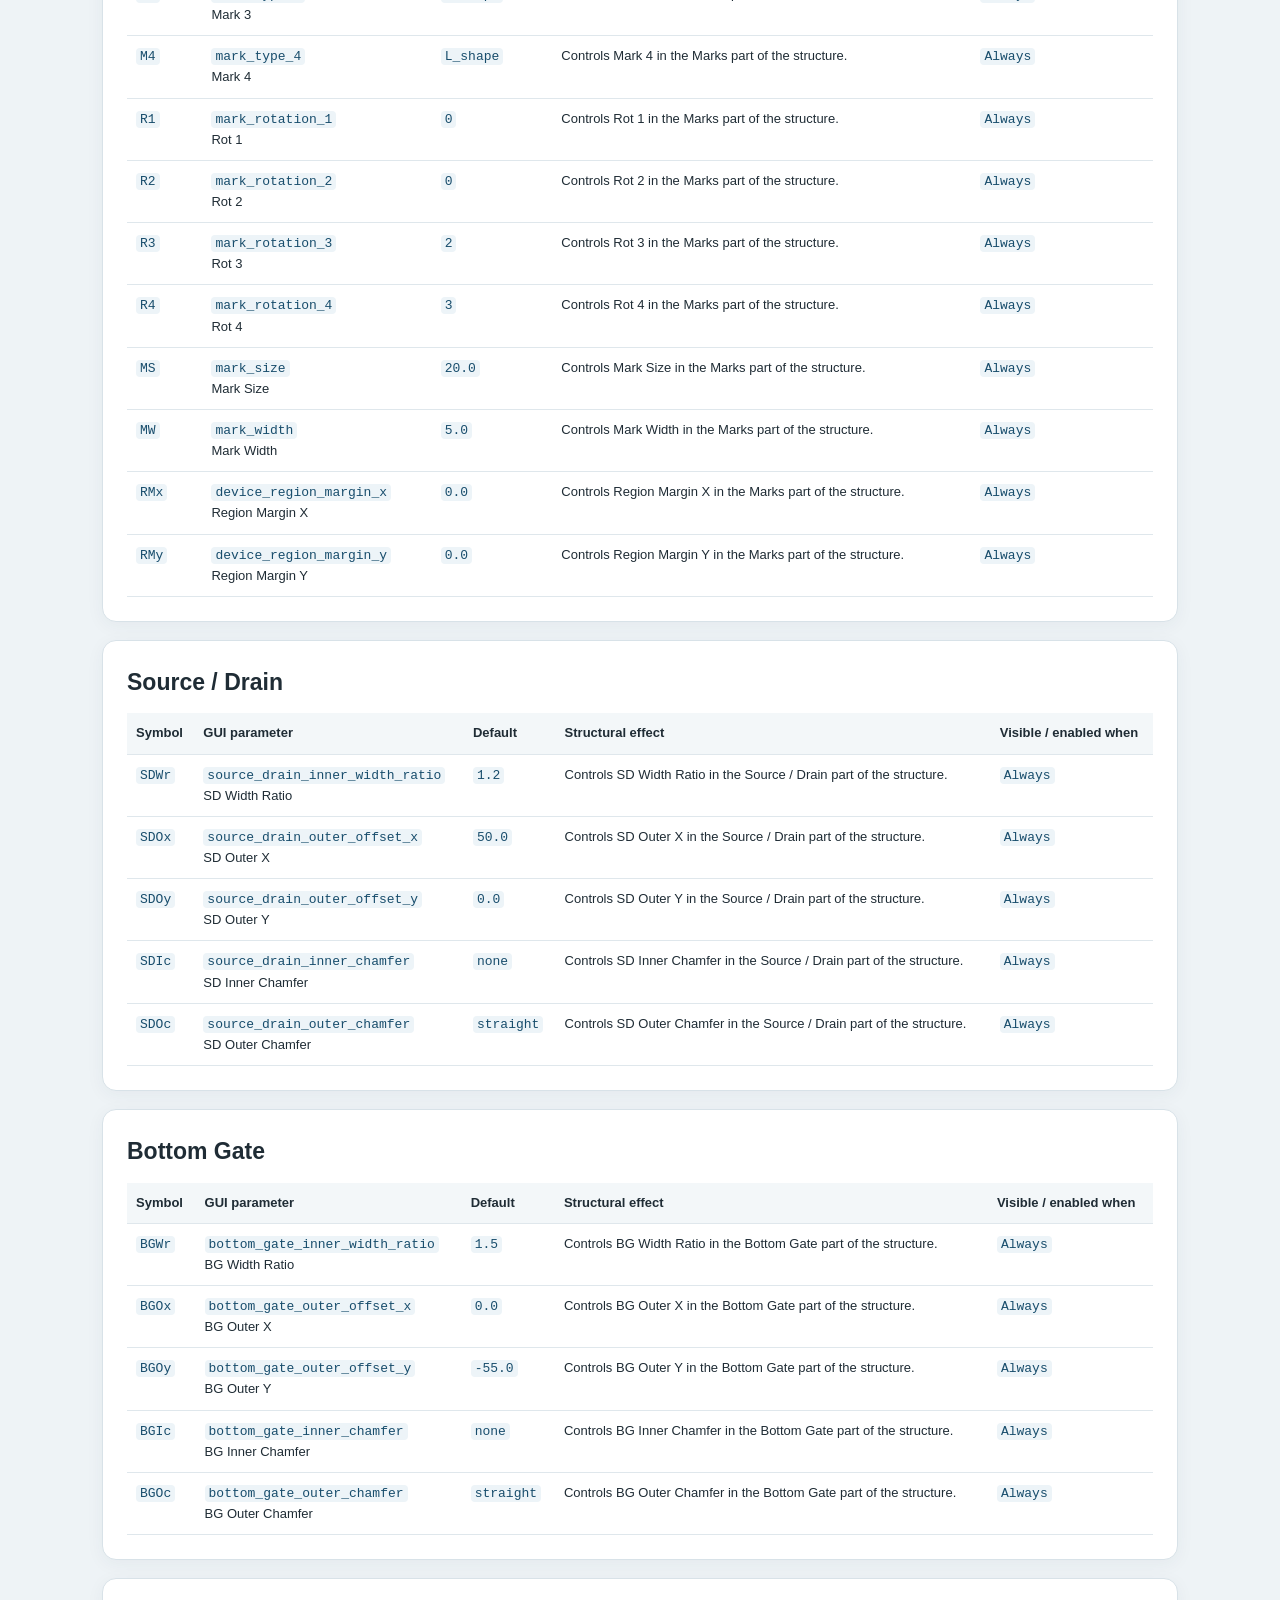
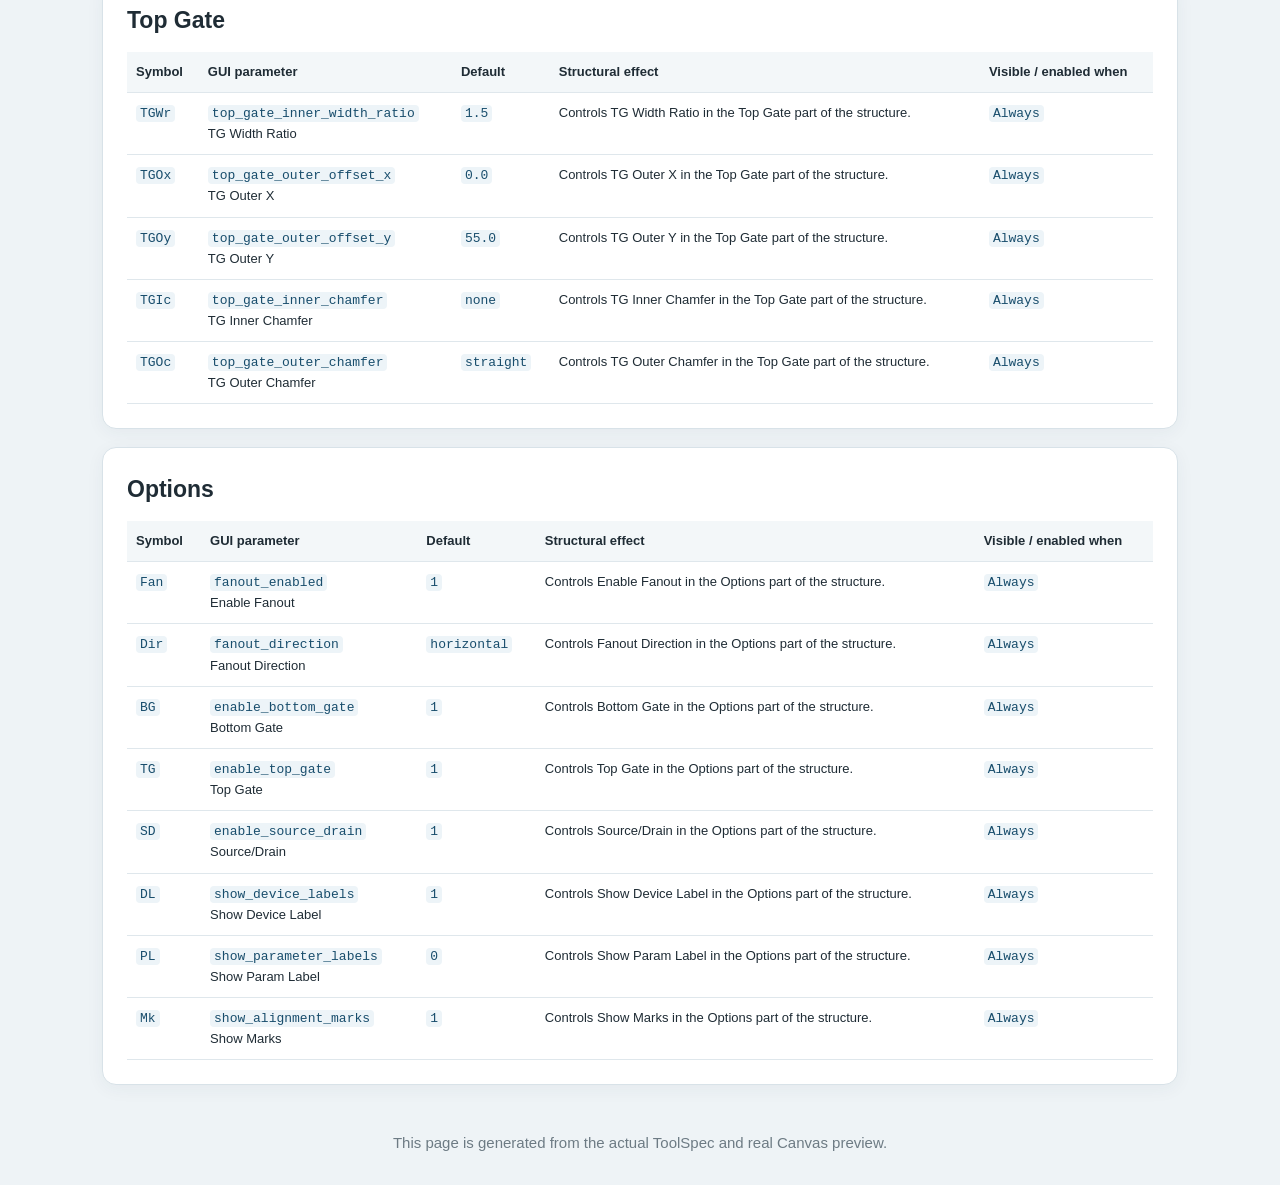
<file: lymtoolkit/toolkit/nanodevice-toolkit/manuals/mosfet_pcell.html>
<!doctype html><html lang="zh-CN"><head><meta charset="utf-8"><meta name="viewport" content="width=device-width,initial-scale=1"><link rel="icon" href="data:,"><title>MOSFET - PCell · NanoDevice Manual</title><link rel="stylesheet" href="assets/manual.css"></head><body><main>
<nav><a href="index.html"><span class="lang zh">← 全部 Function</span><span class="lang en">← All functions</span></a><span class="nav-right"><span><span class="lang zh">离线 HTML</span><span class="lang en">Offline HTML</span> · mosfet_pcell</span><span class="lang-switch"><button type="button" data-lang="zh">中文</button><button type="button" data-lang="en">English</button></span></span></nav>
<header><p class="eyebrow">NANODEVICE FUNCTION MANUAL</p><h1>MOSFET - PCell</h1><p class="lead"><span class="lang zh">MOSFET PCell：结构与 MOSFET 相同，但以可再次编辑参数的 KLayout PCell 实例插入。</span><span class="lang en">Creates the same four-terminal MOSFET as an editable KLayout PCell instance.</span></p></header>
<section class="hero"><h2><span class="lang zh">参数如何控制结构</span><span class="lang en">How parameters control the structure</span></h2><p><span class="lang zh">下图是该 Function 默认参数在 NanoDevice Canvas 中的真实预览。蓝色引线标出主要参数控制的区域；完整参数见下方分组表。</span><span class="lang en">The image is the real NanoDevice Canvas preview at default settings. Blue leaders identify the regions controlled by key parameters; the complete parameter list follows below.</span></p><svg class="diagram" viewBox="0 0 1000 760" role="img" aria-label="MOSFET - PCell real canvas preview with parameter annotations">
<defs><marker id="arrow" markerWidth="8" markerHeight="8" refX="7" refY="4" orient="auto"><path d="M0 0L8 4L0 8Z" fill="#2f77a7"/></marker></defs>
<style>.anno{font:600 13px Segoe UI,Arial,sans-serif;fill:#20303c}.key{font:11px Consolas,monospace;fill:#596b78}</style>
<rect width="1000" height="760" rx="18" fill="#101010"/><image href="assets/mosfet_pcell-canvas.png" x="0" y="55" width="1000" height="650" preserveAspectRatio="none"/><path d="M259 52 L500 315" stroke="#56b8f0" stroke-width="3" fill="none" marker-end="url(#arrow)"/><rect x="14" y="4" width="250" height="52" rx="8" fill="#ffffff" fill-opacity=".96" stroke="#75bde5"/><text x="24" y="24" class="anno">W · Channel Width</text><text x="24" y="43" class="key">channel_width</text><path d="M736 52 L540 315" stroke="#56b8f0" stroke-width="3" fill="none" marker-end="url(#arrow)"/><rect x="726" y="4" width="250" height="52" rx="8" fill="#ffffff" fill-opacity=".96" stroke="#75bde5"/><text x="736" y="24" class="anno">L · Channel Length</text><text x="736" y="43" class="key">channel_length</text><path d="M259 700 L500 255" stroke="#56b8f0" stroke-width="3" fill="none" marker-end="url(#arrow)"/><rect x="14" y="682" width="250" height="52" rx="8" fill="#ffffff" fill-opacity=".96" stroke="#75bde5"/><text x="24" y="702" class="anno">Ov · Gate Overlap</text><text x="24" y="721" class="key">gate_overlap</text><path d="M736 700 L760 315" stroke="#56b8f0" stroke-width="3" fill="none" marker-end="url(#arrow)"/><rect x="726" y="682" width="250" height="52" rx="8" fill="#ffffff" fill-opacity=".96" stroke="#75bde5"/><text x="736" y="702" class="anno">Pad · Outer Pad</text><text x="736" y="721" class="key">outer_pad_size</text></svg></section>
<section><h2><span class="lang zh">使用流程</span><span class="lang en">Workflow</span></h2><div class="lang zh"><ol><li>在 Function 中选择 <b>MOSFET - PCell</b>。</li><li>先设置主体尺寸，再设置 Pad、扇出、标记和显示选项。</li><li>检查预览与 Layers 开关；按底部状态提示修正无效参数。</li><li>需要复用时使用 Export Config 保存全部参数。</li></ol><ul><li><b>插入方式：</b>生成可再次编辑的 PCell 实例。</li><li><b>单位：</b>带 <code>um</code> 后缀的长度均为微米；角度为度。</li></ul></div><div class="lang en"><ol><li>Select <b>MOSFET - PCell</b> in Function.</li><li>Set the main dimensions first, then pads, fanout, marks, and display options.</li><li>Inspect the preview and Layers controls; correct invalid values reported in the bottom status line.</li><li>Use Export Config to preserve a reusable parameter set.</li></ol><ul><li><b>Insertion:</b> Creates an editable PCell instance.</li><li><b>Units:</b> lengths ending in <code>um</code> are micrometres; angles are degrees.</li></ul></div></section>
<section><h2>Placement</h2><div class="table-wrap"><table><thead><tr><th><span class="lang zh">符号</span><span class="lang en">Symbol</span></th><th><span class="lang zh">GUI 参数</span><span class="lang en">GUI parameter</span></th><th><span class="lang zh">默认值</span><span class="lang en">Default</span></th><th><span class="lang zh">如何改变结构</span><span class="lang en">Structural effect</span></th><th><span class="lang zh">显示/启用条件</span><span class="lang en">Visible / enabled when</span></th></tr></thead><tbody><tr><td><code>Cell</code></td><td><code>cell_name</code><br>Cell Name</td><td><code>MOSFET_Device</code></td><td><span class="lang zh">控制“Cell Name”，作用于 Placement 结构区域。</span><span class="lang en">Controls Cell Name in the Placement part of the structure.</span></td><td><code><span class="lang zh">始终</span><span class="lang en">Always</span></code></td></tr><tr><td><code>Cx</code></td><td><code>x</code><br>Center X</td><td><code>0.0</code></td><td><span class="lang zh">控制“Center X”，作用于 Placement 结构区域。</span><span class="lang en">Controls Center X in the Placement part of the structure.</span></td><td><code><span class="lang zh">始终</span><span class="lang en">Always</span></code></td></tr><tr><td><code>Cy</code></td><td><code>y</code><br>Center Y</td><td><code>0.0</code></td><td><span class="lang zh">控制“Center Y”，作用于 Placement 结构区域。</span><span class="lang en">Controls Center Y in the Placement part of the structure.</span></td><td><code><span class="lang zh">始终</span><span class="lang en">Always</span></code></td></tr></tbody></table></div></section><section><h2>Geometry</h2><div class="table-wrap"><table><thead><tr><th><span class="lang zh">符号</span><span class="lang en">Symbol</span></th><th><span class="lang zh">GUI 参数</span><span class="lang en">GUI parameter</span></th><th><span class="lang zh">默认值</span><span class="lang en">Default</span></th><th><span class="lang zh">如何改变结构</span><span class="lang en">Structural effect</span></th><th><span class="lang zh">显示/启用条件</span><span class="lang en">Visible / enabled when</span></th></tr></thead><tbody><tr><td><code>W</code></td><td><code>channel_width</code><br>Channel Width</td><td><code>20.0</code></td><td><span class="lang zh">控制“Channel Width”，作用于 Geometry 结构区域。</span><span class="lang en">Controls Channel Width in the Geometry part of the structure.</span></td><td><code><span class="lang zh">始终</span><span class="lang en">Always</span></code></td></tr><tr><td><code>L</code></td><td><code>channel_length</code><br>Channel Length</td><td><code>5.0</code></td><td><span class="lang zh">控制“Channel Length”，作用于 Geometry 结构区域。</span><span class="lang en">Controls Channel Length in the Geometry part of the structure.</span></td><td><code><span class="lang zh">始终</span><span class="lang en">Always</span></code></td></tr><tr><td><code>Ov</code></td><td><code>gate_overlap</code><br>Gate Overlap</td><td><code>2.0</code></td><td><span class="lang zh">控制“Gate Overlap”，作用于 Geometry 结构区域。</span><span class="lang en">Controls Gate Overlap in the Geometry part of the structure.</span></td><td><code><span class="lang zh">始终</span><span class="lang en">Always</span></code></td></tr><tr><td><code>Type</code></td><td><code>channel_type</code><br>Channel Type</td><td><code>n</code></td><td><span class="lang zh">控制“Channel Type”，作用于 Geometry 结构区域。</span><span class="lang en">Controls Channel Type in the Geometry part of the structure.</span></td><td><code><span class="lang zh">始终</span><span class="lang en">Always</span></code></td></tr><tr><td><code>Pad</code></td><td><code>outer_pad_size</code><br>Outer Pad</td><td><code>60.0</code></td><td><span class="lang zh">控制“Outer Pad”，作用于 Geometry 结构区域。</span><span class="lang en">Controls Outer Pad in the Geometry part of the structure.</span></td><td><code><span class="lang zh">始终</span><span class="lang en">Always</span></code></td></tr><tr><td><code>Cham</code></td><td><code>chamfer_size</code><br>Chamfer</td><td><code>10.0</code></td><td><span class="lang zh">控制“Chamfer”，作用于 Geometry 结构区域。</span><span class="lang en">Controls Chamfer in the Geometry part of the structure.</span></td><td><code><span class="lang zh">始终</span><span class="lang en">Always</span></code></td></tr><tr><td><code>ChEx</code></td><td><code>channel_extension_ratio</code><br>Channel Ext</td><td><code>4.0</code></td><td><span class="lang zh">控制“Channel Ext”，作用于 Geometry 结构区域。</span><span class="lang en">Controls Channel Ext in the Geometry part of the structure.</span></td><td><code><span class="lang zh">始终</span><span class="lang en">Always</span></code></td></tr><tr><td><code>DiEx</code></td><td><code>dielectric_extension_ratio</code><br>Dielectric Ext</td><td><code>1.0</code></td><td><span class="lang zh">控制“Dielectric Ext”，作用于 Geometry 结构区域。</span><span class="lang en">Controls Dielectric Ext in the Geometry part of the structure.</span></td><td><code><span class="lang zh">始终</span><span class="lang en">Always</span></code></td></tr><tr><td><code>DiMg</code></td><td><code>dielectric_margin</code><br>Dielectric Margin</td><td><code>25.0</code></td><td><span class="lang zh">控制“Dielectric Margin”，作用于 Geometry 结构区域。</span><span class="lang en">Controls Dielectric Margin in the Geometry part of the structure.</span></td><td><code><span class="lang zh">始终</span><span class="lang en">Always</span></code></td></tr></tbody></table></div></section><section><h2>Labels</h2><div class="table-wrap"><table><thead><tr><th><span class="lang zh">符号</span><span class="lang en">Symbol</span></th><th><span class="lang zh">GUI 参数</span><span class="lang en">GUI parameter</span></th><th><span class="lang zh">默认值</span><span class="lang en">Default</span></th><th><span class="lang zh">如何改变结构</span><span class="lang en">Structural effect</span></th><th><span class="lang zh">显示/启用条件</span><span class="lang en">Visible / enabled when</span></th></tr></thead><tbody><tr><td><code>Lbl</code></td><td><code>device_label</code><br>Device Label</td><td><code>D1</code></td><td><span class="lang zh">控制“Device Label”，作用于 Labels 结构区域。</span><span class="lang en">Controls Device Label in the Labels part of the structure.</span></td><td><code><span class="lang zh">始终</span><span class="lang en">Always</span></code></td></tr><tr><td><code>LS</code></td><td><code>label_size</code><br>Label Size</td><td><code>20.0</code></td><td><span class="lang zh">控制“Label Size”，作用于 Labels 结构区域。</span><span class="lang en">Controls Label Size in the Labels part of the structure.</span></td><td><code><span class="lang zh">始终</span><span class="lang en">Always</span></code></td></tr><tr><td><code>LOx</code></td><td><code>label_offset_x</code><br>Label Offset X</td><td><code>-6.0</code></td><td><span class="lang zh">控制“Label Offset X”，作用于 Labels 结构区域。</span><span class="lang en">Controls Label Offset X in the Labels part of the structure.</span></td><td><code><span class="lang zh">始终</span><span class="lang en">Always</span></code></td></tr><tr><td><code>LOy</code></td><td><code>label_offset_y</code><br>Label Offset Y</td><td><code>-13.0</code></td><td><span class="lang zh">控制“Label Offset Y”，作用于 Labels 结构区域。</span><span class="lang en">Controls Label Offset Y in the Labels part of the structure.</span></td><td><code><span class="lang zh">始终</span><span class="lang en">Always</span></code></td></tr></tbody></table></div></section><section><h2>Marks</h2><div class="table-wrap"><table><thead><tr><th><span class="lang zh">符号</span><span class="lang en">Symbol</span></th><th><span class="lang zh">GUI 参数</span><span class="lang en">GUI parameter</span></th><th><span class="lang zh">默认值</span><span class="lang en">Default</span></th><th><span class="lang zh">如何改变结构</span><span class="lang en">Structural effect</span></th><th><span class="lang zh">显示/启用条件</span><span class="lang en">Visible / enabled when</span></th></tr></thead><tbody><tr><td><code>M1</code></td><td><code>mark_type_1</code><br>Mark 1</td><td><code>sq_missing</code></td><td><span class="lang zh">控制“Mark 1”，作用于 Marks 结构区域。</span><span class="lang en">Controls Mark 1 in the Marks part of the structure.</span></td><td><code><span class="lang zh">始终</span><span class="lang en">Always</span></code></td></tr><tr><td><code>M2</code></td><td><code>mark_type_2</code><br>Mark 2</td><td><code>L_shape</code></td><td><span class="lang zh">控制“Mark 2”，作用于 Marks 结构区域。</span><span class="lang en">Controls Mark 2 in the Marks part of the structure.</span></td><td><code><span class="lang zh">始终</span><span class="lang en">Always</span></code></td></tr><tr><td><code>M3</code></td><td><code>mark_type_3</code><br>Mark 3</td><td><code>L_shape</code></td><td><span class="lang zh">控制“Mark 3”，作用于 Marks 结构区域。</span><span class="lang en">Controls Mark 3 in the Marks part of the structure.</span></td><td><code><span class="lang zh">始终</span><span class="lang en">Always</span></code></td></tr><tr><td><code>M4</code></td><td><code>mark_type_4</code><br>Mark 4</td><td><code>L_shape</code></td><td><span class="lang zh">控制“Mark 4”，作用于 Marks 结构区域。</span><span class="lang en">Controls Mark 4 in the Marks part of the structure.</span></td><td><code><span class="lang zh">始终</span><span class="lang en">Always</span></code></td></tr><tr><td><code>R1</code></td><td><code>mark_rotation_1</code><br>Rot 1</td><td><code>0</code></td><td><span class="lang zh">控制“Rot 1”，作用于 Marks 结构区域。</span><span class="lang en">Controls Rot 1 in the Marks part of the structure.</span></td><td><code><span class="lang zh">始终</span><span class="lang en">Always</span></code></td></tr><tr><td><code>R2</code></td><td><code>mark_rotation_2</code><br>Rot 2</td><td><code>0</code></td><td><span class="lang zh">控制“Rot 2”，作用于 Marks 结构区域。</span><span class="lang en">Controls Rot 2 in the Marks part of the structure.</span></td><td><code><span class="lang zh">始终</span><span class="lang en">Always</span></code></td></tr><tr><td><code>R3</code></td><td><code>mark_rotation_3</code><br>Rot 3</td><td><code>2</code></td><td><span class="lang zh">控制“Rot 3”，作用于 Marks 结构区域。</span><span class="lang en">Controls Rot 3 in the Marks part of the structure.</span></td><td><code><span class="lang zh">始终</span><span class="lang en">Always</span></code></td></tr><tr><td><code>R4</code></td><td><code>mark_rotation_4</code><br>Rot 4</td><td><code>3</code></td><td><span class="lang zh">控制“Rot 4”，作用于 Marks 结构区域。</span><span class="lang en">Controls Rot 4 in the Marks part of the structure.</span></td><td><code><span class="lang zh">始终</span><span class="lang en">Always</span></code></td></tr><tr><td><code>MS</code></td><td><code>mark_size</code><br>Mark Size</td><td><code>20.0</code></td><td><span class="lang zh">控制“Mark Size”，作用于 Marks 结构区域。</span><span class="lang en">Controls Mark Size in the Marks part of the structure.</span></td><td><code><span class="lang zh">始终</span><span class="lang en">Always</span></code></td></tr><tr><td><code>MW</code></td><td><code>mark_width</code><br>Mark Width</td><td><code>5.0</code></td><td><span class="lang zh">控制“Mark Width”，作用于 Marks 结构区域。</span><span class="lang en">Controls Mark Width in the Marks part of the structure.</span></td><td><code><span class="lang zh">始终</span><span class="lang en">Always</span></code></td></tr><tr><td><code>RMx</code></td><td><code>device_region_margin_x</code><br>Region Margin X</td><td><code>0.0</code></td><td><span class="lang zh">控制“Region Margin X”，作用于 Marks 结构区域。</span><span class="lang en">Controls Region Margin X in the Marks part of the structure.</span></td><td><code><span class="lang zh">始终</span><span class="lang en">Always</span></code></td></tr><tr><td><code>RMy</code></td><td><code>device_region_margin_y</code><br>Region Margin Y</td><td><code>0.0</code></td><td><span class="lang zh">控制“Region Margin Y”，作用于 Marks 结构区域。</span><span class="lang en">Controls Region Margin Y in the Marks part of the structure.</span></td><td><code><span class="lang zh">始终</span><span class="lang en">Always</span></code></td></tr></tbody></table></div></section><section><h2>Source / Drain</h2><div class="table-wrap"><table><thead><tr><th><span class="lang zh">符号</span><span class="lang en">Symbol</span></th><th><span class="lang zh">GUI 参数</span><span class="lang en">GUI parameter</span></th><th><span class="lang zh">默认值</span><span class="lang en">Default</span></th><th><span class="lang zh">如何改变结构</span><span class="lang en">Structural effect</span></th><th><span class="lang zh">显示/启用条件</span><span class="lang en">Visible / enabled when</span></th></tr></thead><tbody><tr><td><code>SDWr</code></td><td><code>source_drain_inner_width_ratio</code><br>SD Width Ratio</td><td><code>1.2</code></td><td><span class="lang zh">控制“SD Width Ratio”，作用于 Source / Drain 结构区域。</span><span class="lang en">Controls SD Width Ratio in the Source / Drain part of the structure.</span></td><td><code><span class="lang zh">始终</span><span class="lang en">Always</span></code></td></tr><tr><td><code>SDOx</code></td><td><code>source_drain_outer_offset_x</code><br>SD Outer X</td><td><code>50.0</code></td><td><span class="lang zh">控制“SD Outer X”，作用于 Source / Drain 结构区域。</span><span class="lang en">Controls SD Outer X in the Source / Drain part of the structure.</span></td><td><code><span class="lang zh">始终</span><span class="lang en">Always</span></code></td></tr><tr><td><code>SDOy</code></td><td><code>source_drain_outer_offset_y</code><br>SD Outer Y</td><td><code>0.0</code></td><td><span class="lang zh">控制“SD Outer Y”，作用于 Source / Drain 结构区域。</span><span class="lang en">Controls SD Outer Y in the Source / Drain part of the structure.</span></td><td><code><span class="lang zh">始终</span><span class="lang en">Always</span></code></td></tr><tr><td><code>SDIc</code></td><td><code>source_drain_inner_chamfer</code><br>SD Inner Chamfer</td><td><code>none</code></td><td><span class="lang zh">控制“SD Inner Chamfer”，作用于 Source / Drain 结构区域。</span><span class="lang en">Controls SD Inner Chamfer in the Source / Drain part of the structure.</span></td><td><code><span class="lang zh">始终</span><span class="lang en">Always</span></code></td></tr><tr><td><code>SDOc</code></td><td><code>source_drain_outer_chamfer</code><br>SD Outer Chamfer</td><td><code>straight</code></td><td><span class="lang zh">控制“SD Outer Chamfer”，作用于 Source / Drain 结构区域。</span><span class="lang en">Controls SD Outer Chamfer in the Source / Drain part of the structure.</span></td><td><code><span class="lang zh">始终</span><span class="lang en">Always</span></code></td></tr></tbody></table></div></section><section><h2>Bottom Gate</h2><div class="table-wrap"><table><thead><tr><th><span class="lang zh">符号</span><span class="lang en">Symbol</span></th><th><span class="lang zh">GUI 参数</span><span class="lang en">GUI parameter</span></th><th><span class="lang zh">默认值</span><span class="lang en">Default</span></th><th><span class="lang zh">如何改变结构</span><span class="lang en">Structural effect</span></th><th><span class="lang zh">显示/启用条件</span><span class="lang en">Visible / enabled when</span></th></tr></thead><tbody><tr><td><code>BGWr</code></td><td><code>bottom_gate_inner_width_ratio</code><br>BG Width Ratio</td><td><code>1.5</code></td><td><span class="lang zh">控制“BG Width Ratio”，作用于 Bottom Gate 结构区域。</span><span class="lang en">Controls BG Width Ratio in the Bottom Gate part of the structure.</span></td><td><code><span class="lang zh">始终</span><span class="lang en">Always</span></code></td></tr><tr><td><code>BGOx</code></td><td><code>bottom_gate_outer_offset_x</code><br>BG Outer X</td><td><code>0.0</code></td><td><span class="lang zh">控制“BG Outer X”，作用于 Bottom Gate 结构区域。</span><span class="lang en">Controls BG Outer X in the Bottom Gate part of the structure.</span></td><td><code><span class="lang zh">始终</span><span class="lang en">Always</span></code></td></tr><tr><td><code>BGOy</code></td><td><code>bottom_gate_outer_offset_y</code><br>BG Outer Y</td><td><code>-55.0</code></td><td><span class="lang zh">控制“BG Outer Y”，作用于 Bottom Gate 结构区域。</span><span class="lang en">Controls BG Outer Y in the Bottom Gate part of the structure.</span></td><td><code><span class="lang zh">始终</span><span class="lang en">Always</span></code></td></tr><tr><td><code>BGIc</code></td><td><code>bottom_gate_inner_chamfer</code><br>BG Inner Chamfer</td><td><code>none</code></td><td><span class="lang zh">控制“BG Inner Chamfer”，作用于 Bottom Gate 结构区域。</span><span class="lang en">Controls BG Inner Chamfer in the Bottom Gate part of the structure.</span></td><td><code><span class="lang zh">始终</span><span class="lang en">Always</span></code></td></tr><tr><td><code>BGOc</code></td><td><code>bottom_gate_outer_chamfer</code><br>BG Outer Chamfer</td><td><code>straight</code></td><td><span class="lang zh">控制“BG Outer Chamfer”，作用于 Bottom Gate 结构区域。</span><span class="lang en">Controls BG Outer Chamfer in the Bottom Gate part of the structure.</span></td><td><code><span class="lang zh">始终</span><span class="lang en">Always</span></code></td></tr></tbody></table></div></section><section><h2>Top Gate</h2><div class="table-wrap"><table><thead><tr><th><span class="lang zh">符号</span><span class="lang en">Symbol</span></th><th><span class="lang zh">GUI 参数</span><span class="lang en">GUI parameter</span></th><th><span class="lang zh">默认值</span><span class="lang en">Default</span></th><th><span class="lang zh">如何改变结构</span><span class="lang en">Structural effect</span></th><th><span class="lang zh">显示/启用条件</span><span class="lang en">Visible / enabled when</span></th></tr></thead><tbody><tr><td><code>TGWr</code></td><td><code>top_gate_inner_width_ratio</code><br>TG Width Ratio</td><td><code>1.5</code></td><td><span class="lang zh">控制“TG Width Ratio”，作用于 Top Gate 结构区域。</span><span class="lang en">Controls TG Width Ratio in the Top Gate part of the structure.</span></td><td><code><span class="lang zh">始终</span><span class="lang en">Always</span></code></td></tr><tr><td><code>TGOx</code></td><td><code>top_gate_outer_offset_x</code><br>TG Outer X</td><td><code>0.0</code></td><td><span class="lang zh">控制“TG Outer X”，作用于 Top Gate 结构区域。</span><span class="lang en">Controls TG Outer X in the Top Gate part of the structure.</span></td><td><code><span class="lang zh">始终</span><span class="lang en">Always</span></code></td></tr><tr><td><code>TGOy</code></td><td><code>top_gate_outer_offset_y</code><br>TG Outer Y</td><td><code>55.0</code></td><td><span class="lang zh">控制“TG Outer Y”，作用于 Top Gate 结构区域。</span><span class="lang en">Controls TG Outer Y in the Top Gate part of the structure.</span></td><td><code><span class="lang zh">始终</span><span class="lang en">Always</span></code></td></tr><tr><td><code>TGIc</code></td><td><code>top_gate_inner_chamfer</code><br>TG Inner Chamfer</td><td><code>none</code></td><td><span class="lang zh">控制“TG Inner Chamfer”，作用于 Top Gate 结构区域。</span><span class="lang en">Controls TG Inner Chamfer in the Top Gate part of the structure.</span></td><td><code><span class="lang zh">始终</span><span class="lang en">Always</span></code></td></tr><tr><td><code>TGOc</code></td><td><code>top_gate_outer_chamfer</code><br>TG Outer Chamfer</td><td><code>straight</code></td><td><span class="lang zh">控制“TG Outer Chamfer”，作用于 Top Gate 结构区域。</span><span class="lang en">Controls TG Outer Chamfer in the Top Gate part of the structure.</span></td><td><code><span class="lang zh">始终</span><span class="lang en">Always</span></code></td></tr></tbody></table></div></section><section><h2>Options</h2><div class="table-wrap"><table><thead><tr><th><span class="lang zh">符号</span><span class="lang en">Symbol</span></th><th><span class="lang zh">GUI 参数</span><span class="lang en">GUI parameter</span></th><th><span class="lang zh">默认值</span><span class="lang en">Default</span></th><th><span class="lang zh">如何改变结构</span><span class="lang en">Structural effect</span></th><th><span class="lang zh">显示/启用条件</span><span class="lang en">Visible / enabled when</span></th></tr></thead><tbody><tr><td><code>Fan</code></td><td><code>fanout_enabled</code><br>Enable Fanout</td><td><code>1</code></td><td><span class="lang zh">控制“Enable Fanout”，作用于 Options 结构区域。</span><span class="lang en">Controls Enable Fanout in the Options part of the structure.</span></td><td><code><span class="lang zh">始终</span><span class="lang en">Always</span></code></td></tr><tr><td><code>Dir</code></td><td><code>fanout_direction</code><br>Fanout Direction</td><td><code>horizontal</code></td><td><span class="lang zh">控制“Fanout Direction”，作用于 Options 结构区域。</span><span class="lang en">Controls Fanout Direction in the Options part of the structure.</span></td><td><code><span class="lang zh">始终</span><span class="lang en">Always</span></code></td></tr><tr><td><code>BG</code></td><td><code>enable_bottom_gate</code><br>Bottom Gate</td><td><code>1</code></td><td><span class="lang zh">控制“Bottom Gate”，作用于 Options 结构区域。</span><span class="lang en">Controls Bottom Gate in the Options part of the structure.</span></td><td><code><span class="lang zh">始终</span><span class="lang en">Always</span></code></td></tr><tr><td><code>TG</code></td><td><code>enable_top_gate</code><br>Top Gate</td><td><code>1</code></td><td><span class="lang zh">控制“Top Gate”，作用于 Options 结构区域。</span><span class="lang en">Controls Top Gate in the Options part of the structure.</span></td><td><code><span class="lang zh">始终</span><span class="lang en">Always</span></code></td></tr><tr><td><code>SD</code></td><td><code>enable_source_drain</code><br>Source/Drain</td><td><code>1</code></td><td><span class="lang zh">控制“Source/Drain”，作用于 Options 结构区域。</span><span class="lang en">Controls Source/Drain in the Options part of the structure.</span></td><td><code><span class="lang zh">始终</span><span class="lang en">Always</span></code></td></tr><tr><td><code>DL</code></td><td><code>show_device_labels</code><br>Show Device Label</td><td><code>1</code></td><td><span class="lang zh">控制“Show Device Label”，作用于 Options 结构区域。</span><span class="lang en">Controls Show Device Label in the Options part of the structure.</span></td><td><code><span class="lang zh">始终</span><span class="lang en">Always</span></code></td></tr><tr><td><code>PL</code></td><td><code>show_parameter_labels</code><br>Show Param Label</td><td><code>0</code></td><td><span class="lang zh">控制“Show Param Label”，作用于 Options 结构区域。</span><span class="lang en">Controls Show Param Label in the Options part of the structure.</span></td><td><code><span class="lang zh">始终</span><span class="lang en">Always</span></code></td></tr><tr><td><code>Mk</code></td><td><code>show_alignment_marks</code><br>Show Marks</td><td><code>1</code></td><td><span class="lang zh">控制“Show Marks”，作用于 Options 结构区域。</span><span class="lang en">Controls Show Marks in the Options part of the structure.</span></td><td><code><span class="lang zh">始终</span><span class="lang en">Always</span></code></td></tr></tbody></table></div></section>
<footer><span class="lang zh">本页由实际 ToolSpec 参数与真实 Canvas 生成。</span><span class="lang en">This page is generated from the actual ToolSpec and real Canvas preview.</span></footer>
</main><script src="assets/manual.js"></script></body></html>
</file>
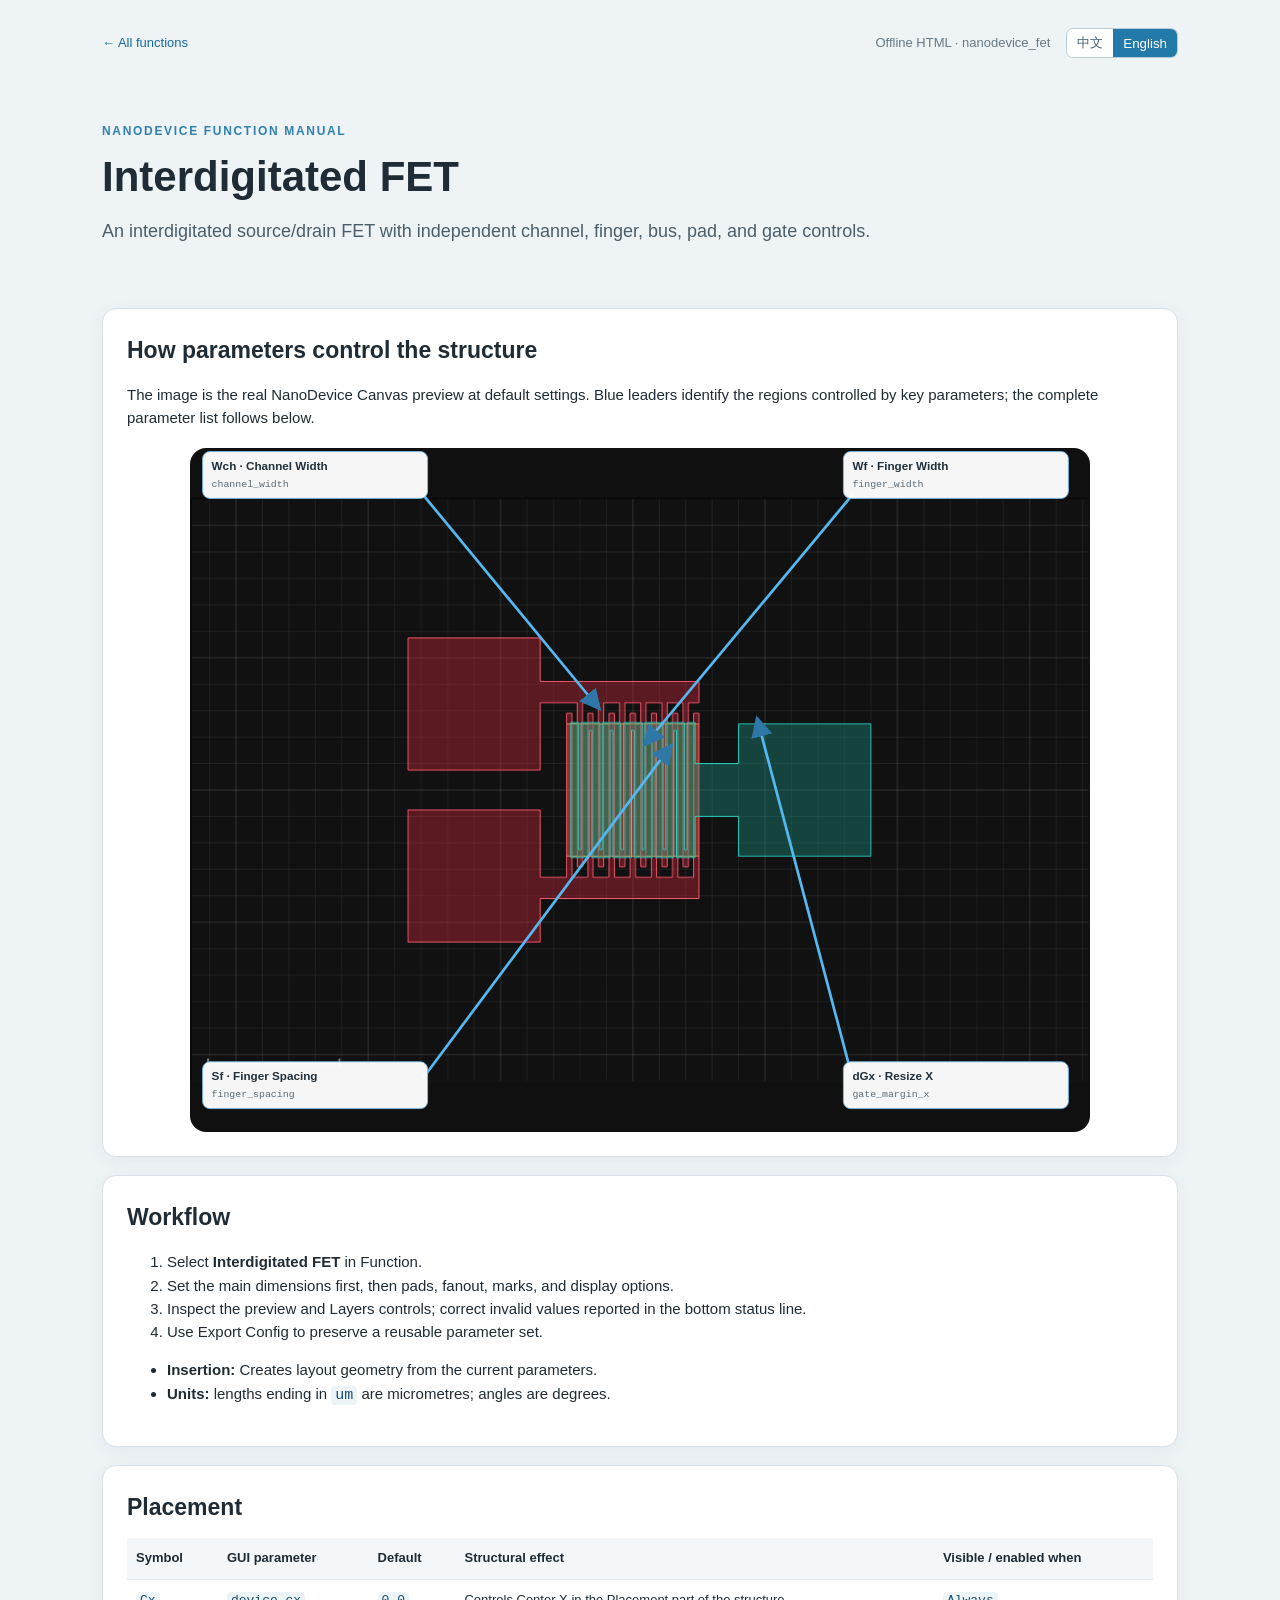
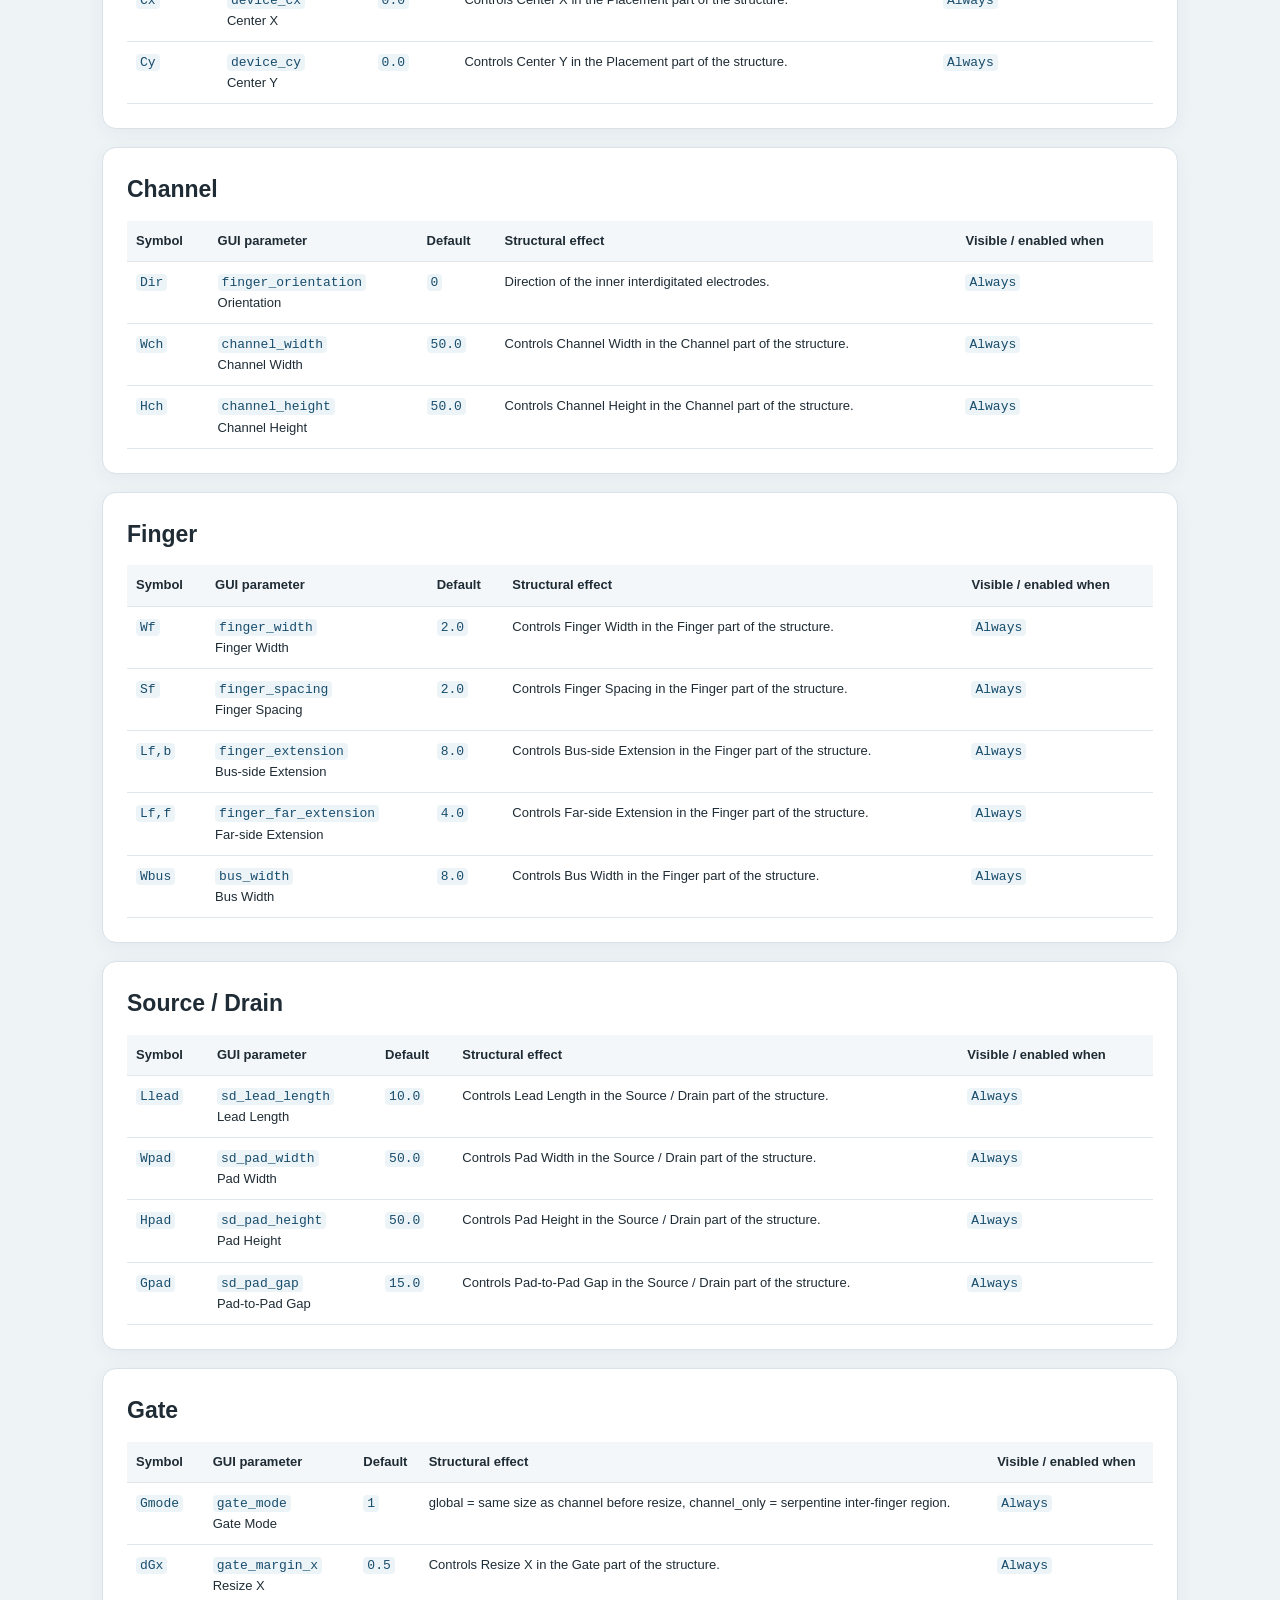
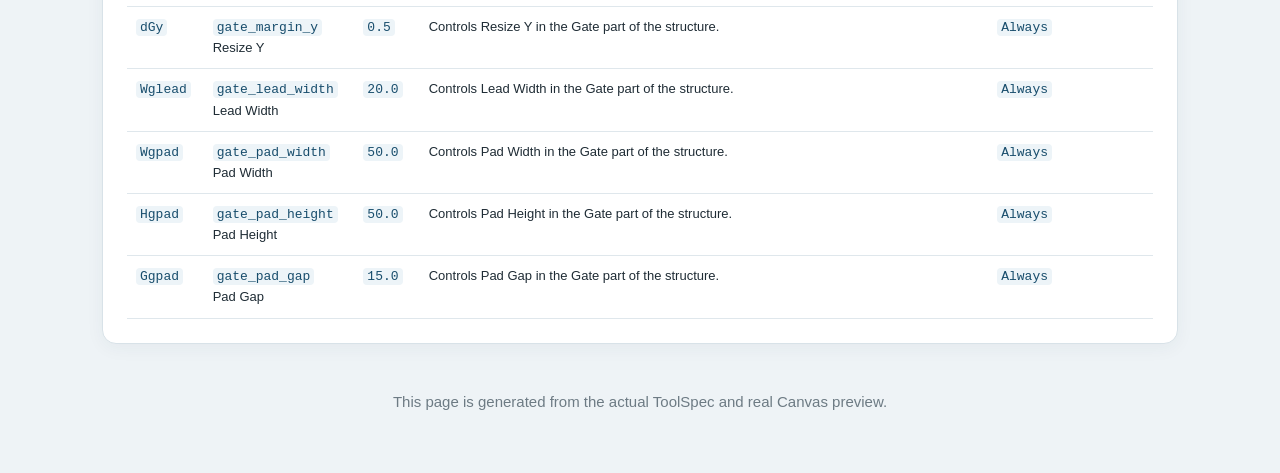
<file: lymtoolkit/toolkit/nanodevice-toolkit/manuals/nanodevice_fet.html>
<!doctype html><html lang="zh-CN"><head><meta charset="utf-8"><meta name="viewport" content="width=device-width,initial-scale=1"><link rel="icon" href="data:,"><title>Interdigitated FET · NanoDevice Manual</title><link rel="stylesheet" href="assets/manual.css"></head><body><main>
<nav><a href="index.html"><span class="lang zh">← 全部 Function</span><span class="lang en">← All functions</span></a><span class="nav-right"><span><span class="lang zh">离线 HTML</span><span class="lang en">Offline HTML</span> · nanodevice_fet</span><span class="lang-switch"><button type="button" data-lang="zh">中文</button><button type="button" data-lang="en">English</button></span></span></nav>
<header><p class="eyebrow">NANODEVICE FUNCTION MANUAL</p><h1>Interdigitated FET</h1><p class="lead"><span class="lang zh">交指 FET：用交错的源漏指、电极母线与独立栅极构成可快速扫描尺寸的 FET。</span><span class="lang en">An interdigitated source/drain FET with independent channel, finger, bus, pad, and gate controls.</span></p></header>
<section class="hero"><h2><span class="lang zh">参数如何控制结构</span><span class="lang en">How parameters control the structure</span></h2><p><span class="lang zh">下图是该 Function 默认参数在 NanoDevice Canvas 中的真实预览。蓝色引线标出主要参数控制的区域；完整参数见下方分组表。</span><span class="lang en">The image is the real NanoDevice Canvas preview at default settings. Blue leaders identify the regions controlled by key parameters; the complete parameter list follows below.</span></p><svg class="diagram" viewBox="0 0 1000 760" role="img" aria-label="Interdigitated FET real canvas preview with parameter annotations">
<defs><marker id="arrow" markerWidth="8" markerHeight="8" refX="7" refY="4" orient="auto"><path d="M0 0L8 4L0 8Z" fill="#2f77a7"/></marker></defs>
<style>.anno{font:600 13px Segoe UI,Arial,sans-serif;fill:#20303c}.key{font:11px Consolas,monospace;fill:#596b78}</style>
<rect width="1000" height="760" rx="18" fill="#101010"/><image href="assets/nanodevice_fet-canvas.png" x="0" y="55" width="1000" height="650" preserveAspectRatio="none"/><path d="M259 52 L455 290" stroke="#56b8f0" stroke-width="3" fill="none" marker-end="url(#arrow)"/><rect x="14" y="4" width="250" height="52" rx="8" fill="#ffffff" fill-opacity=".96" stroke="#75bde5"/><text x="24" y="24" class="anno">Wch · Channel Width</text><text x="24" y="43" class="key">channel_width</text><path d="M736 52 L505 330" stroke="#56b8f0" stroke-width="3" fill="none" marker-end="url(#arrow)"/><rect x="726" y="4" width="250" height="52" rx="8" fill="#ffffff" fill-opacity=".96" stroke="#75bde5"/><text x="736" y="24" class="anno">Wf · Finger Width</text><text x="736" y="43" class="key">finger_width</text><path d="M259 700 L535 330" stroke="#56b8f0" stroke-width="3" fill="none" marker-end="url(#arrow)"/><rect x="14" y="682" width="250" height="52" rx="8" fill="#ffffff" fill-opacity=".96" stroke="#75bde5"/><text x="24" y="702" class="anno">Sf · Finger Spacing</text><text x="24" y="721" class="key">finger_spacing</text><path d="M736 700 L630 300" stroke="#56b8f0" stroke-width="3" fill="none" marker-end="url(#arrow)"/><rect x="726" y="682" width="250" height="52" rx="8" fill="#ffffff" fill-opacity=".96" stroke="#75bde5"/><text x="736" y="702" class="anno">dGx · Resize X</text><text x="736" y="721" class="key">gate_margin_x</text></svg></section>
<section><h2><span class="lang zh">使用流程</span><span class="lang en">Workflow</span></h2><div class="lang zh"><ol><li>在 Function 中选择 <b>Interdigitated FET</b>。</li><li>先设置主体尺寸，再设置 Pad、扇出、标记和显示选项。</li><li>检查预览与 Layers 开关；按底部状态提示修正无效参数。</li><li>需要复用时使用 Export Config 保存全部参数。</li></ol><ul><li><b>插入方式：</b>生成当前参数对应的版图几何。</li><li><b>单位：</b>带 <code>um</code> 后缀的长度均为微米；角度为度。</li></ul></div><div class="lang en"><ol><li>Select <b>Interdigitated FET</b> in Function.</li><li>Set the main dimensions first, then pads, fanout, marks, and display options.</li><li>Inspect the preview and Layers controls; correct invalid values reported in the bottom status line.</li><li>Use Export Config to preserve a reusable parameter set.</li></ol><ul><li><b>Insertion:</b> Creates layout geometry from the current parameters.</li><li><b>Units:</b> lengths ending in <code>um</code> are micrometres; angles are degrees.</li></ul></div></section>
<section><h2>Placement</h2><div class="table-wrap"><table><thead><tr><th><span class="lang zh">符号</span><span class="lang en">Symbol</span></th><th><span class="lang zh">GUI 参数</span><span class="lang en">GUI parameter</span></th><th><span class="lang zh">默认值</span><span class="lang en">Default</span></th><th><span class="lang zh">如何改变结构</span><span class="lang en">Structural effect</span></th><th><span class="lang zh">显示/启用条件</span><span class="lang en">Visible / enabled when</span></th></tr></thead><tbody><tr><td><code>Cx</code></td><td><code>device_cx</code><br>Center X</td><td><code>0.0</code></td><td><span class="lang zh">控制“Center X”，作用于 Placement 结构区域。</span><span class="lang en">Controls Center X in the Placement part of the structure.</span></td><td><code><span class="lang zh">始终</span><span class="lang en">Always</span></code></td></tr><tr><td><code>Cy</code></td><td><code>device_cy</code><br>Center Y</td><td><code>0.0</code></td><td><span class="lang zh">控制“Center Y”，作用于 Placement 结构区域。</span><span class="lang en">Controls Center Y in the Placement part of the structure.</span></td><td><code><span class="lang zh">始终</span><span class="lang en">Always</span></code></td></tr></tbody></table></div></section><section><h2>Channel</h2><div class="table-wrap"><table><thead><tr><th><span class="lang zh">符号</span><span class="lang en">Symbol</span></th><th><span class="lang zh">GUI 参数</span><span class="lang en">GUI parameter</span></th><th><span class="lang zh">默认值</span><span class="lang en">Default</span></th><th><span class="lang zh">如何改变结构</span><span class="lang en">Structural effect</span></th><th><span class="lang zh">显示/启用条件</span><span class="lang en">Visible / enabled when</span></th></tr></thead><tbody><tr><td><code>Dir</code></td><td><code>finger_orientation</code><br>Orientation</td><td><code>0</code></td><td><span class="lang zh">控制“Orientation”，作用于 Channel 结构区域。</span><span class="lang en">Direction of the inner interdigitated electrodes.</span></td><td><code><span class="lang zh">始终</span><span class="lang en">Always</span></code></td></tr><tr><td><code>Wch</code></td><td><code>channel_width</code><br>Channel Width</td><td><code>50.0</code></td><td><span class="lang zh">控制“Channel Width”，作用于 Channel 结构区域。</span><span class="lang en">Controls Channel Width in the Channel part of the structure.</span></td><td><code><span class="lang zh">始终</span><span class="lang en">Always</span></code></td></tr><tr><td><code>Hch</code></td><td><code>channel_height</code><br>Channel Height</td><td><code>50.0</code></td><td><span class="lang zh">控制“Channel Height”，作用于 Channel 结构区域。</span><span class="lang en">Controls Channel Height in the Channel part of the structure.</span></td><td><code><span class="lang zh">始终</span><span class="lang en">Always</span></code></td></tr></tbody></table></div></section><section><h2>Finger</h2><div class="table-wrap"><table><thead><tr><th><span class="lang zh">符号</span><span class="lang en">Symbol</span></th><th><span class="lang zh">GUI 参数</span><span class="lang en">GUI parameter</span></th><th><span class="lang zh">默认值</span><span class="lang en">Default</span></th><th><span class="lang zh">如何改变结构</span><span class="lang en">Structural effect</span></th><th><span class="lang zh">显示/启用条件</span><span class="lang en">Visible / enabled when</span></th></tr></thead><tbody><tr><td><code>Wf</code></td><td><code>finger_width</code><br>Finger Width</td><td><code>2.0</code></td><td><span class="lang zh">控制“Finger Width”，作用于 Finger 结构区域。</span><span class="lang en">Controls Finger Width in the Finger part of the structure.</span></td><td><code><span class="lang zh">始终</span><span class="lang en">Always</span></code></td></tr><tr><td><code>Sf</code></td><td><code>finger_spacing</code><br>Finger Spacing</td><td><code>2.0</code></td><td><span class="lang zh">控制“Finger Spacing”，作用于 Finger 结构区域。</span><span class="lang en">Controls Finger Spacing in the Finger part of the structure.</span></td><td><code><span class="lang zh">始终</span><span class="lang en">Always</span></code></td></tr><tr><td><code>Lf,b</code></td><td><code>finger_extension</code><br>Bus-side Extension</td><td><code>8.0</code></td><td><span class="lang zh">控制“Bus-side Extension”，作用于 Finger 结构区域。</span><span class="lang en">Controls Bus-side Extension in the Finger part of the structure.</span></td><td><code><span class="lang zh">始终</span><span class="lang en">Always</span></code></td></tr><tr><td><code>Lf,f</code></td><td><code>finger_far_extension</code><br>Far-side Extension</td><td><code>4.0</code></td><td><span class="lang zh">控制“Far-side Extension”，作用于 Finger 结构区域。</span><span class="lang en">Controls Far-side Extension in the Finger part of the structure.</span></td><td><code><span class="lang zh">始终</span><span class="lang en">Always</span></code></td></tr><tr><td><code>Wbus</code></td><td><code>bus_width</code><br>Bus Width</td><td><code>8.0</code></td><td><span class="lang zh">控制“Bus Width”，作用于 Finger 结构区域。</span><span class="lang en">Controls Bus Width in the Finger part of the structure.</span></td><td><code><span class="lang zh">始终</span><span class="lang en">Always</span></code></td></tr></tbody></table></div></section><section><h2>Source / Drain</h2><div class="table-wrap"><table><thead><tr><th><span class="lang zh">符号</span><span class="lang en">Symbol</span></th><th><span class="lang zh">GUI 参数</span><span class="lang en">GUI parameter</span></th><th><span class="lang zh">默认值</span><span class="lang en">Default</span></th><th><span class="lang zh">如何改变结构</span><span class="lang en">Structural effect</span></th><th><span class="lang zh">显示/启用条件</span><span class="lang en">Visible / enabled when</span></th></tr></thead><tbody><tr><td><code>Llead</code></td><td><code>sd_lead_length</code><br>Lead Length</td><td><code>10.0</code></td><td><span class="lang zh">控制“Lead Length”，作用于 Source / Drain 结构区域。</span><span class="lang en">Controls Lead Length in the Source / Drain part of the structure.</span></td><td><code><span class="lang zh">始终</span><span class="lang en">Always</span></code></td></tr><tr><td><code>Wpad</code></td><td><code>sd_pad_width</code><br>Pad Width</td><td><code>50.0</code></td><td><span class="lang zh">控制“Pad Width”，作用于 Source / Drain 结构区域。</span><span class="lang en">Controls Pad Width in the Source / Drain part of the structure.</span></td><td><code><span class="lang zh">始终</span><span class="lang en">Always</span></code></td></tr><tr><td><code>Hpad</code></td><td><code>sd_pad_height</code><br>Pad Height</td><td><code>50.0</code></td><td><span class="lang zh">控制“Pad Height”，作用于 Source / Drain 结构区域。</span><span class="lang en">Controls Pad Height in the Source / Drain part of the structure.</span></td><td><code><span class="lang zh">始终</span><span class="lang en">Always</span></code></td></tr><tr><td><code>Gpad</code></td><td><code>sd_pad_gap</code><br>Pad-to-Pad Gap</td><td><code>15.0</code></td><td><span class="lang zh">控制“Pad-to-Pad Gap”，作用于 Source / Drain 结构区域。</span><span class="lang en">Controls Pad-to-Pad Gap in the Source / Drain part of the structure.</span></td><td><code><span class="lang zh">始终</span><span class="lang en">Always</span></code></td></tr></tbody></table></div></section><section><h2>Gate</h2><div class="table-wrap"><table><thead><tr><th><span class="lang zh">符号</span><span class="lang en">Symbol</span></th><th><span class="lang zh">GUI 参数</span><span class="lang en">GUI parameter</span></th><th><span class="lang zh">默认值</span><span class="lang en">Default</span></th><th><span class="lang zh">如何改变结构</span><span class="lang en">Structural effect</span></th><th><span class="lang zh">显示/启用条件</span><span class="lang en">Visible / enabled when</span></th></tr></thead><tbody><tr><td><code>Gmode</code></td><td><code>gate_mode</code><br>Gate Mode</td><td><code>1</code></td><td><span class="lang zh">控制“Gate Mode”，作用于 Gate 结构区域。</span><span class="lang en">global = same size as channel before resize, channel_only = serpentine inter-finger region.</span></td><td><code><span class="lang zh">始终</span><span class="lang en">Always</span></code></td></tr><tr><td><code>dGx</code></td><td><code>gate_margin_x</code><br>Resize X</td><td><code>0.5</code></td><td><span class="lang zh">控制“Resize X”，作用于 Gate 结构区域。</span><span class="lang en">Controls Resize X in the Gate part of the structure.</span></td><td><code><span class="lang zh">始终</span><span class="lang en">Always</span></code></td></tr><tr><td><code>dGy</code></td><td><code>gate_margin_y</code><br>Resize Y</td><td><code>0.5</code></td><td><span class="lang zh">控制“Resize Y”，作用于 Gate 结构区域。</span><span class="lang en">Controls Resize Y in the Gate part of the structure.</span></td><td><code><span class="lang zh">始终</span><span class="lang en">Always</span></code></td></tr><tr><td><code>Wglead</code></td><td><code>gate_lead_width</code><br>Lead Width</td><td><code>20.0</code></td><td><span class="lang zh">控制“Lead Width”，作用于 Gate 结构区域。</span><span class="lang en">Controls Lead Width in the Gate part of the structure.</span></td><td><code><span class="lang zh">始终</span><span class="lang en">Always</span></code></td></tr><tr><td><code>Wgpad</code></td><td><code>gate_pad_width</code><br>Pad Width</td><td><code>50.0</code></td><td><span class="lang zh">控制“Pad Width”，作用于 Gate 结构区域。</span><span class="lang en">Controls Pad Width in the Gate part of the structure.</span></td><td><code><span class="lang zh">始终</span><span class="lang en">Always</span></code></td></tr><tr><td><code>Hgpad</code></td><td><code>gate_pad_height</code><br>Pad Height</td><td><code>50.0</code></td><td><span class="lang zh">控制“Pad Height”，作用于 Gate 结构区域。</span><span class="lang en">Controls Pad Height in the Gate part of the structure.</span></td><td><code><span class="lang zh">始终</span><span class="lang en">Always</span></code></td></tr><tr><td><code>Ggpad</code></td><td><code>gate_pad_gap</code><br>Pad Gap</td><td><code>15.0</code></td><td><span class="lang zh">控制“Pad Gap”，作用于 Gate 结构区域。</span><span class="lang en">Controls Pad Gap in the Gate part of the structure.</span></td><td><code><span class="lang zh">始终</span><span class="lang en">Always</span></code></td></tr></tbody></table></div></section>
<footer><span class="lang zh">本页由实际 ToolSpec 参数与真实 Canvas 生成。</span><span class="lang en">This page is generated from the actual ToolSpec and real Canvas preview.</span></footer>
</main><script src="assets/manual.js"></script></body></html>
</file>
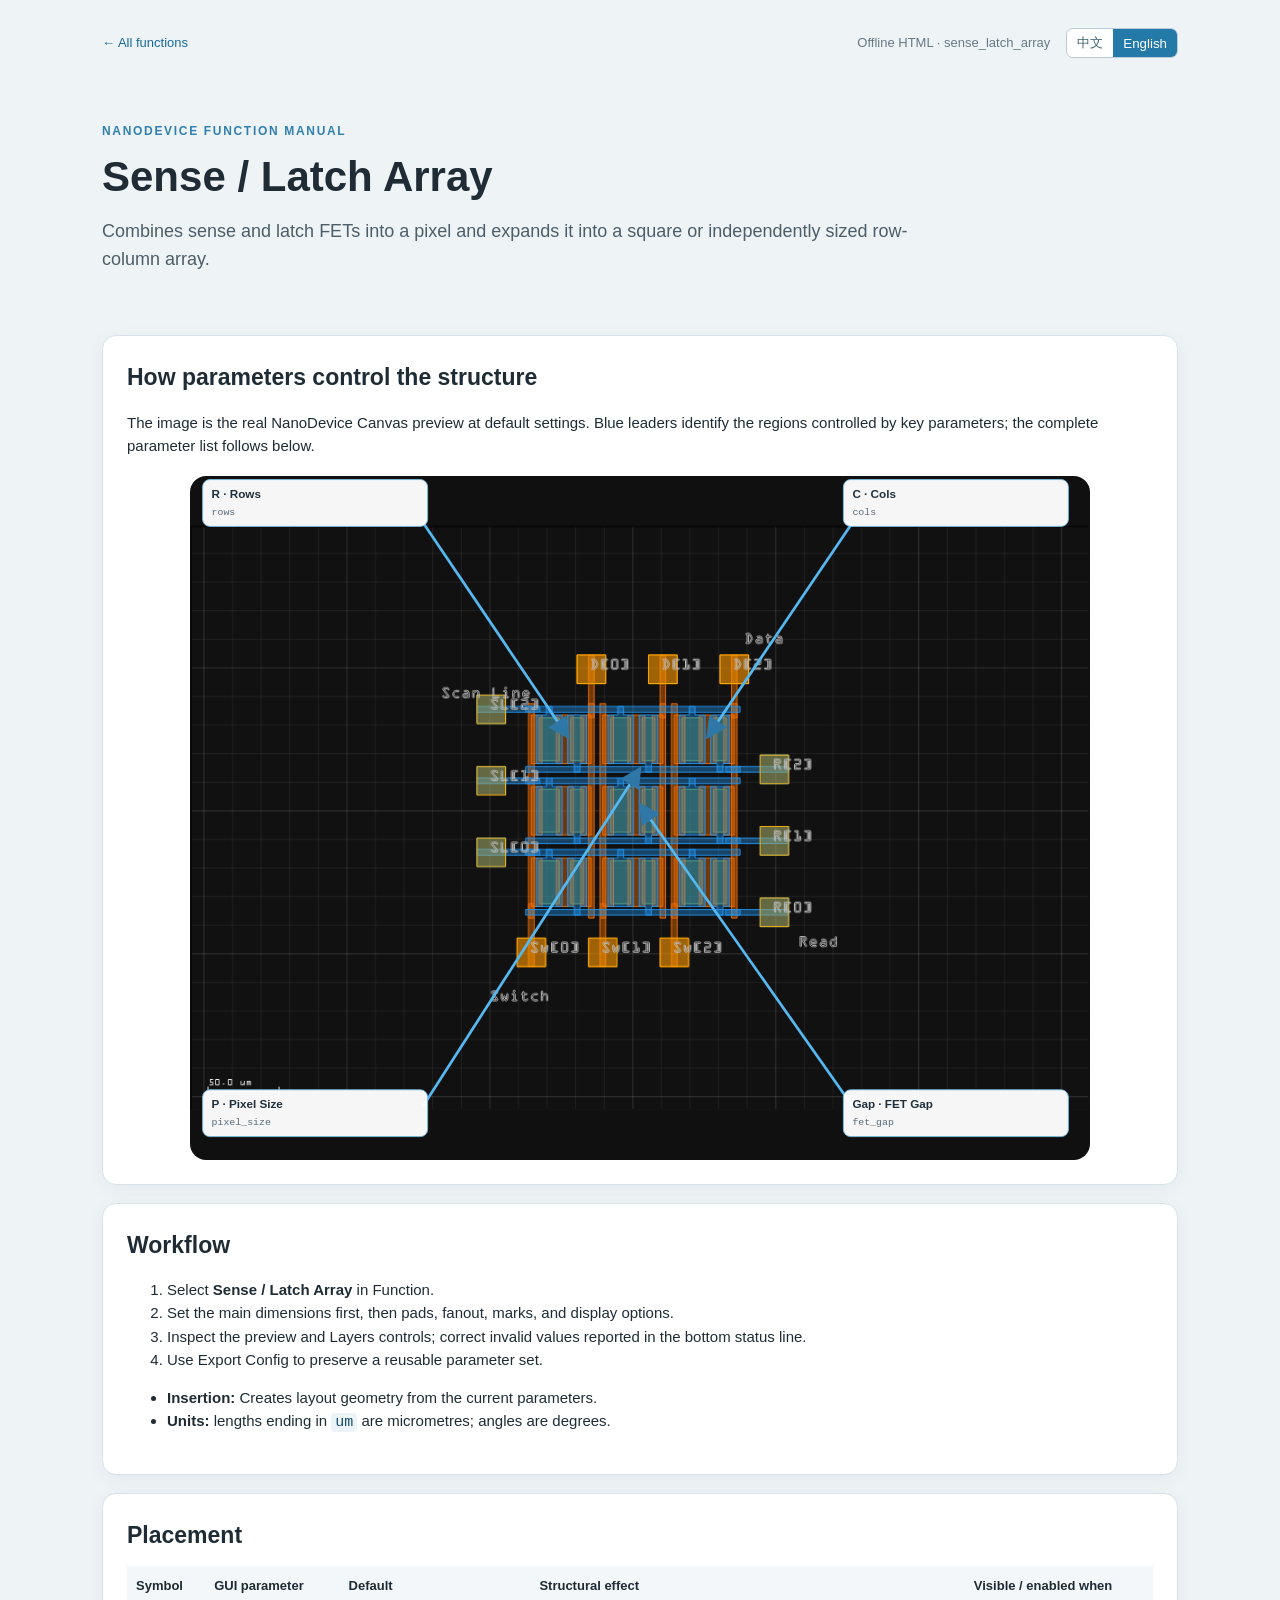
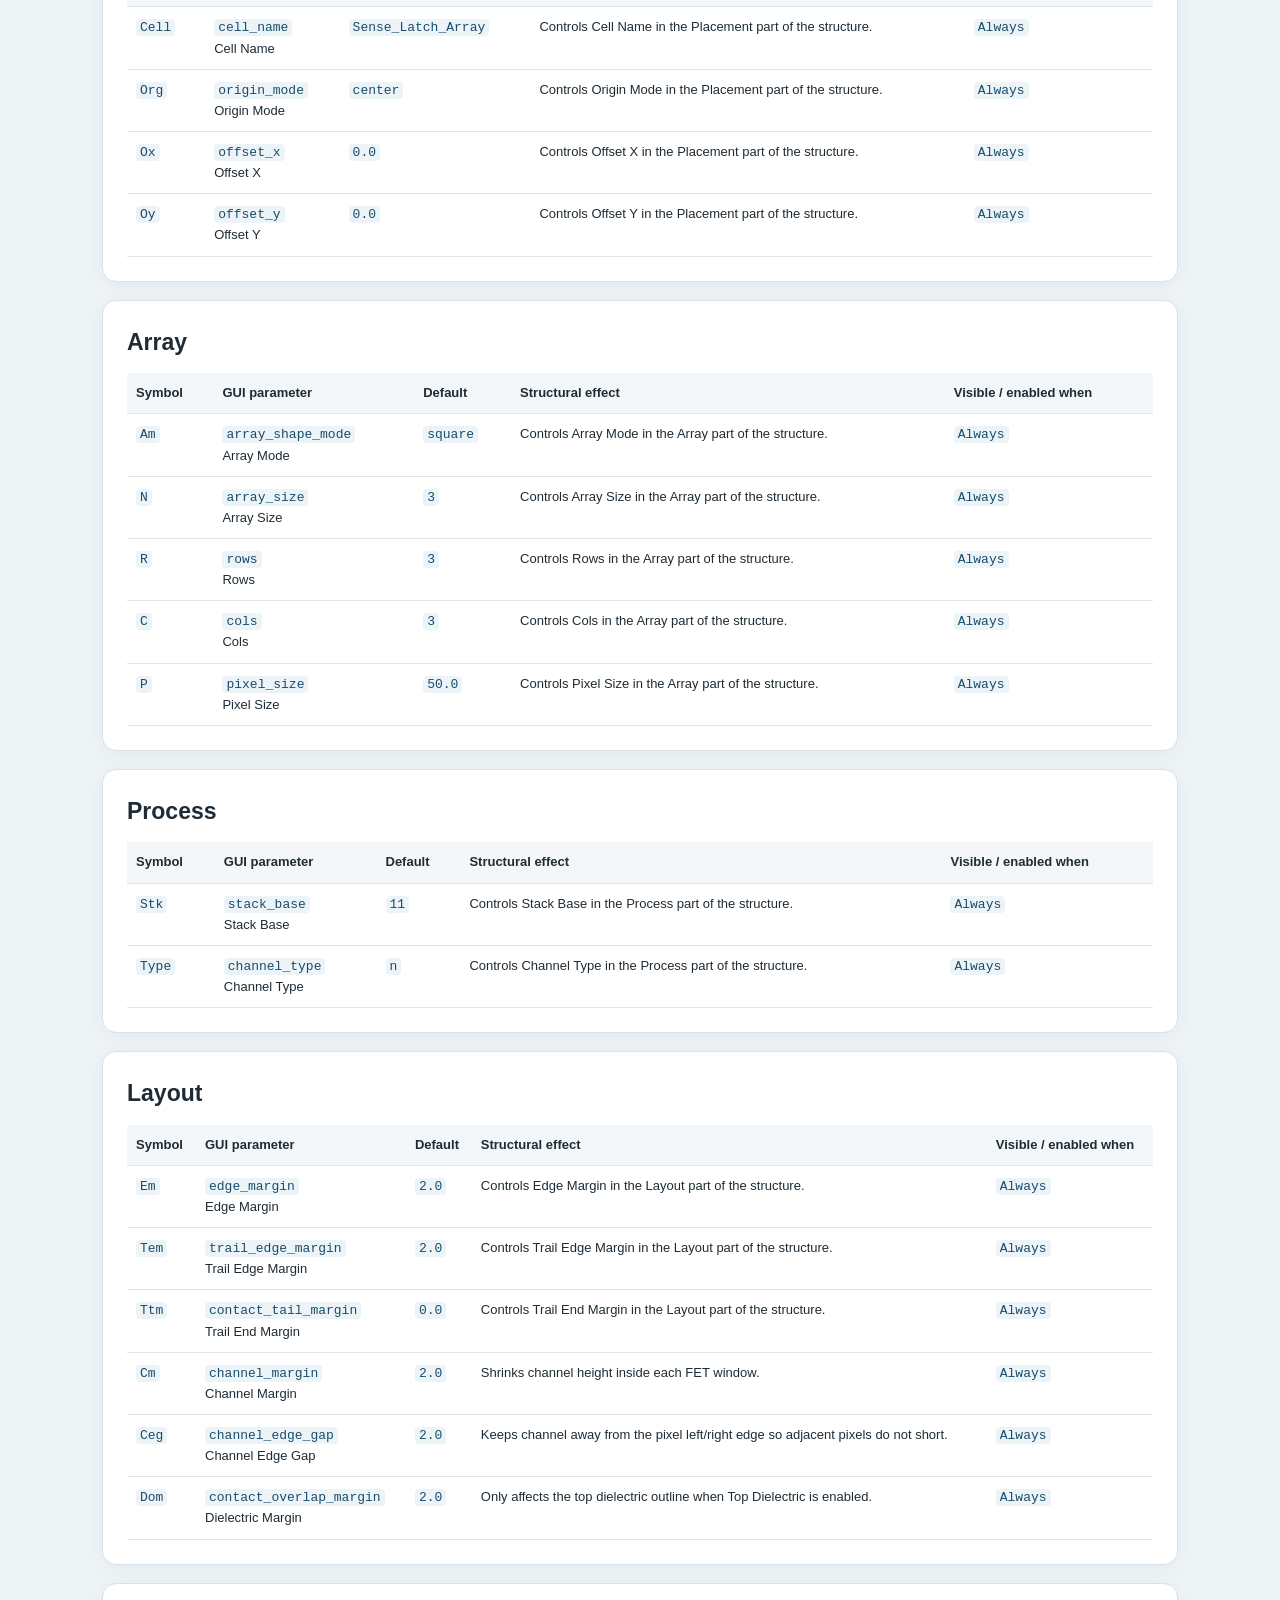
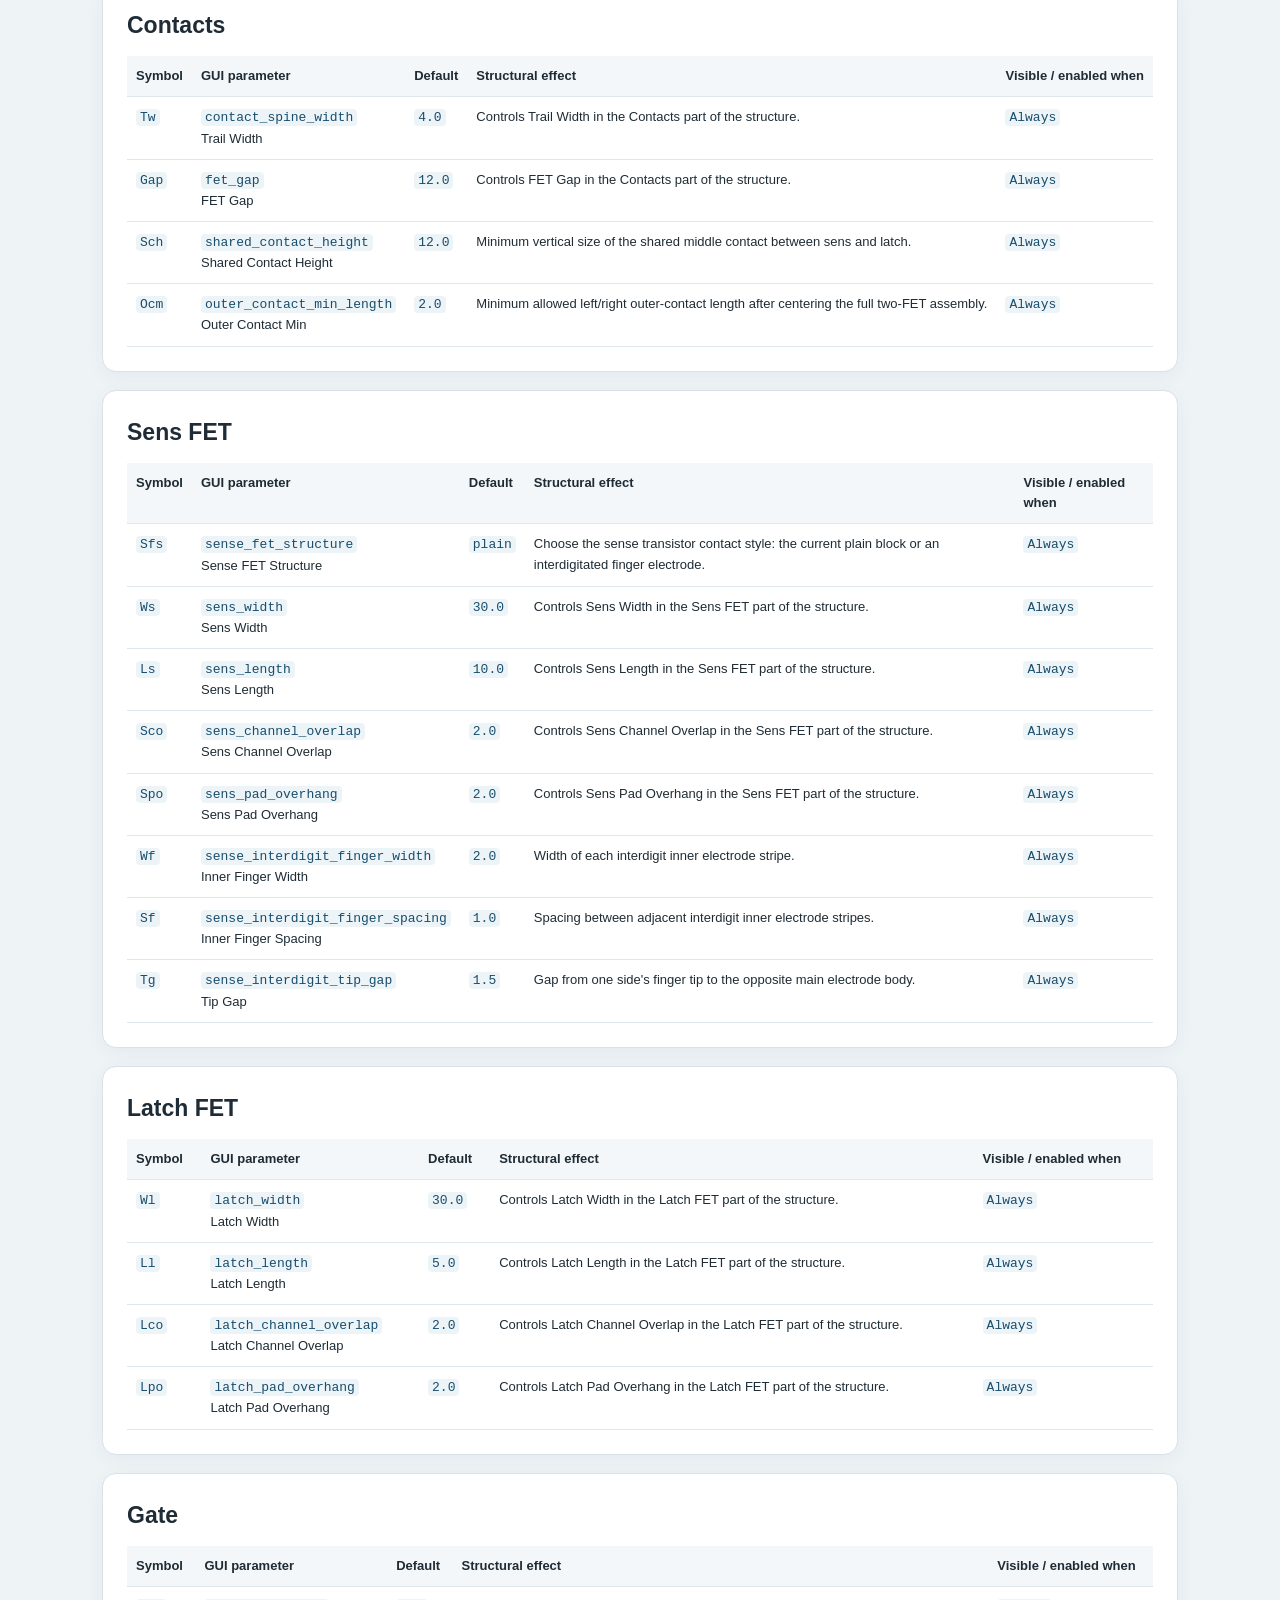
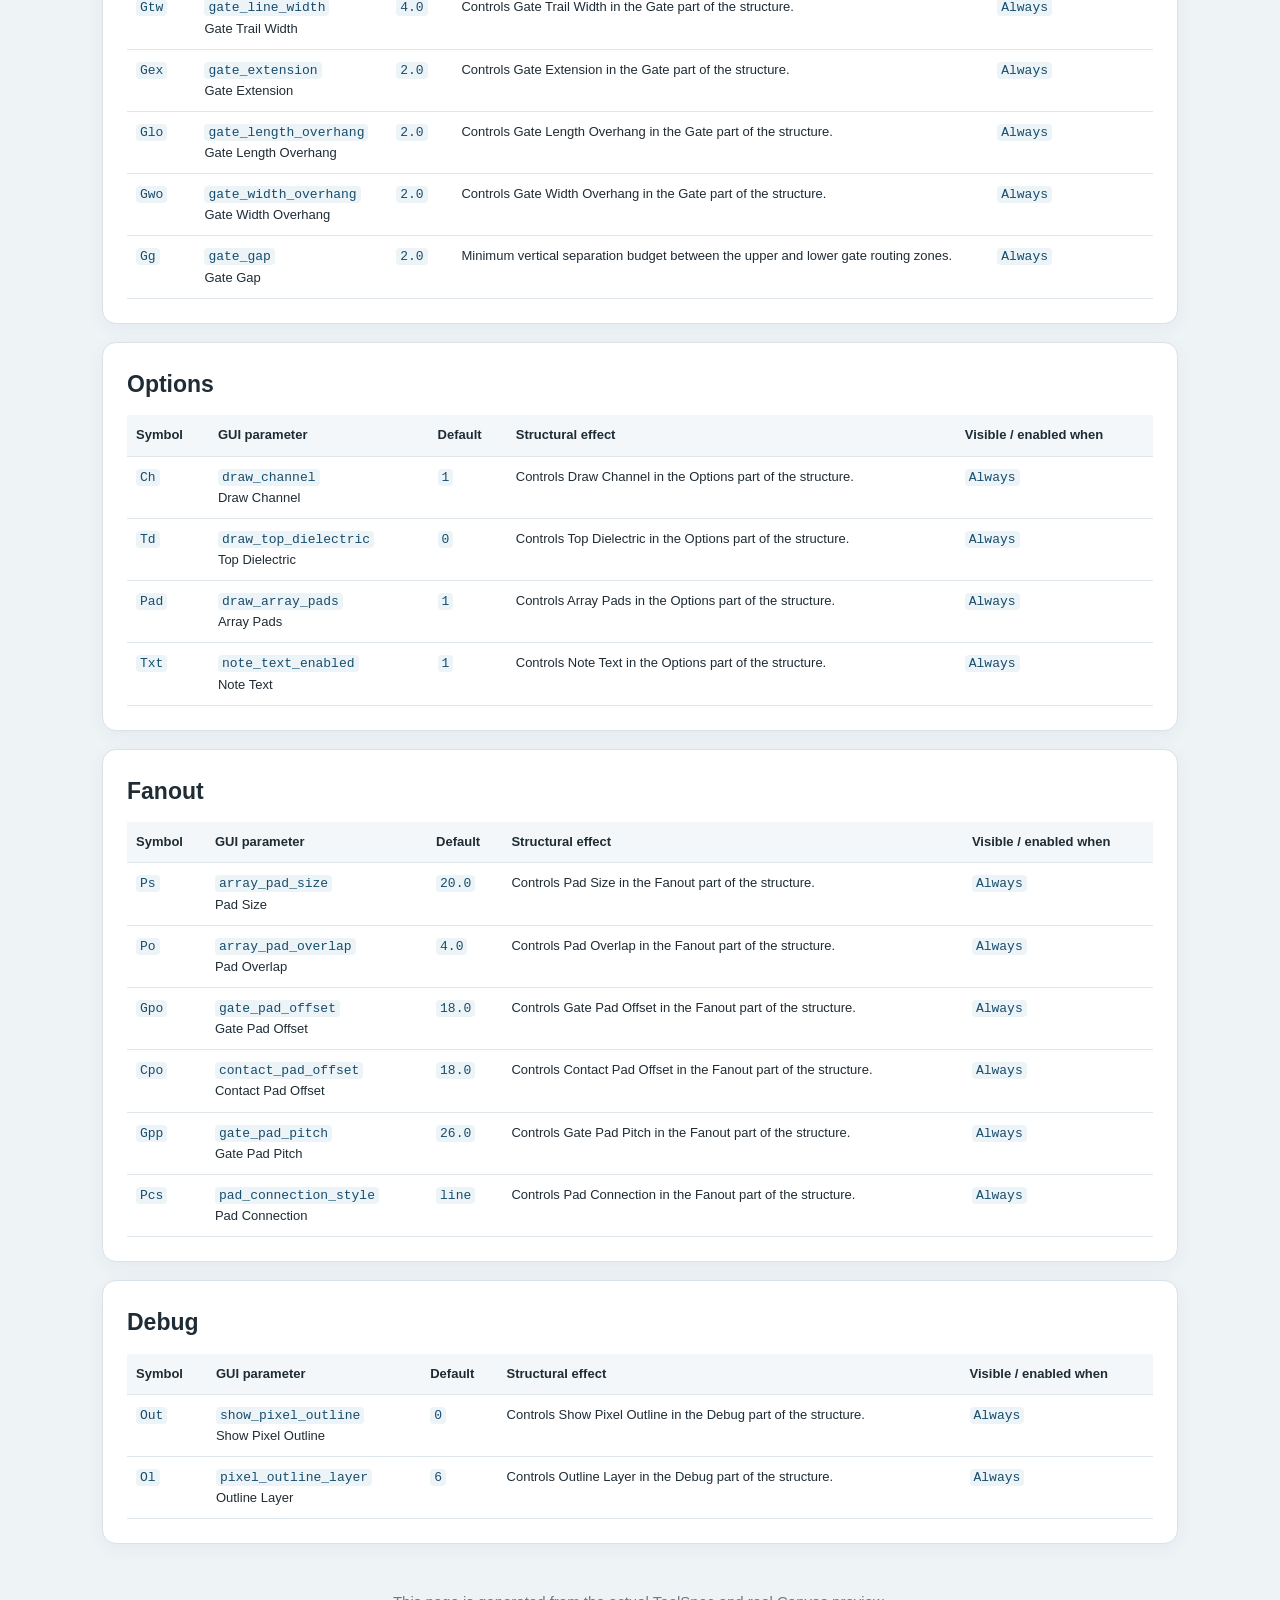
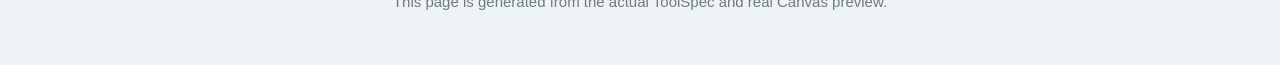
<file: lymtoolkit/toolkit/nanodevice-toolkit/manuals/sense_latch_array.html>
<!doctype html><html lang="zh-CN"><head><meta charset="utf-8"><meta name="viewport" content="width=device-width,initial-scale=1"><link rel="icon" href="data:,"><title>Sense / Latch Array · NanoDevice Manual</title><link rel="stylesheet" href="assets/manual.css"></head><body><main>
<nav><a href="index.html"><span class="lang zh">← 全部 Function</span><span class="lang en">← All functions</span></a><span class="nav-right"><span><span class="lang zh">离线 HTML</span><span class="lang en">Offline HTML</span> · sense_latch_array</span><span class="lang-switch"><button type="button" data-lang="zh">中文</button><button type="button" data-lang="en">English</button></span></span></nav>
<header><p class="eyebrow">NANODEVICE FUNCTION MANUAL</p><h1>Sense / Latch Array</h1><p class="lead"><span class="lang zh">Sense / Latch 阵列：将感测 FET 与锁存 FET 组合为像素，再扩展为方形或行列可独立设置的阵列。</span><span class="lang en">Combines sense and latch FETs into a pixel and expands it into a square or independently sized row-column array.</span></p></header>
<section class="hero"><h2><span class="lang zh">参数如何控制结构</span><span class="lang en">How parameters control the structure</span></h2><p><span class="lang zh">下图是该 Function 默认参数在 NanoDevice Canvas 中的真实预览。蓝色引线标出主要参数控制的区域；完整参数见下方分组表。</span><span class="lang en">The image is the real NanoDevice Canvas preview at default settings. Blue leaders identify the regions controlled by key parameters; the complete parameter list follows below.</span></p><svg class="diagram" viewBox="0 0 1000 760" role="img" aria-label="Sense / Latch Array real canvas preview with parameter annotations">
<defs><marker id="arrow" markerWidth="8" markerHeight="8" refX="7" refY="4" orient="auto"><path d="M0 0L8 4L0 8Z" fill="#2f77a7"/></marker></defs>
<style>.anno{font:600 13px Segoe UI,Arial,sans-serif;fill:#20303c}.key{font:11px Consolas,monospace;fill:#596b78}</style>
<rect width="1000" height="760" rx="18" fill="#101010"/><image href="assets/sense_latch_array-canvas.png" x="0" y="55" width="1000" height="650" preserveAspectRatio="none"/><path d="M259 52 L420 290" stroke="#56b8f0" stroke-width="3" fill="none" marker-end="url(#arrow)"/><rect x="14" y="4" width="250" height="52" rx="8" fill="#ffffff" fill-opacity=".96" stroke="#75bde5"/><text x="24" y="24" class="anno">R · Rows</text><text x="24" y="43" class="key">rows</text><path d="M736 52 L575 290" stroke="#56b8f0" stroke-width="3" fill="none" marker-end="url(#arrow)"/><rect x="726" y="4" width="250" height="52" rx="8" fill="#ffffff" fill-opacity=".96" stroke="#75bde5"/><text x="736" y="24" class="anno">C · Cols</text><text x="736" y="43" class="key">cols</text><path d="M259 700 L500 325" stroke="#56b8f0" stroke-width="3" fill="none" marker-end="url(#arrow)"/><rect x="14" y="682" width="250" height="52" rx="8" fill="#ffffff" fill-opacity=".96" stroke="#75bde5"/><text x="24" y="702" class="anno">P · Pixel Size</text><text x="24" y="721" class="key">pixel_size</text><path d="M736 700 L500 365" stroke="#56b8f0" stroke-width="3" fill="none" marker-end="url(#arrow)"/><rect x="726" y="682" width="250" height="52" rx="8" fill="#ffffff" fill-opacity=".96" stroke="#75bde5"/><text x="736" y="702" class="anno">Gap · FET Gap</text><text x="736" y="721" class="key">fet_gap</text></svg></section>
<section><h2><span class="lang zh">使用流程</span><span class="lang en">Workflow</span></h2><div class="lang zh"><ol><li>在 Function 中选择 <b>Sense / Latch Array</b>。</li><li>先设置主体尺寸，再设置 Pad、扇出、标记和显示选项。</li><li>检查预览与 Layers 开关；按底部状态提示修正无效参数。</li><li>需要复用时使用 Export Config 保存全部参数。</li></ol><ul><li><b>插入方式：</b>生成当前参数对应的版图几何。</li><li><b>单位：</b>带 <code>um</code> 后缀的长度均为微米；角度为度。</li></ul></div><div class="lang en"><ol><li>Select <b>Sense / Latch Array</b> in Function.</li><li>Set the main dimensions first, then pads, fanout, marks, and display options.</li><li>Inspect the preview and Layers controls; correct invalid values reported in the bottom status line.</li><li>Use Export Config to preserve a reusable parameter set.</li></ol><ul><li><b>Insertion:</b> Creates layout geometry from the current parameters.</li><li><b>Units:</b> lengths ending in <code>um</code> are micrometres; angles are degrees.</li></ul></div></section>
<section><h2>Placement</h2><div class="table-wrap"><table><thead><tr><th><span class="lang zh">符号</span><span class="lang en">Symbol</span></th><th><span class="lang zh">GUI 参数</span><span class="lang en">GUI parameter</span></th><th><span class="lang zh">默认值</span><span class="lang en">Default</span></th><th><span class="lang zh">如何改变结构</span><span class="lang en">Structural effect</span></th><th><span class="lang zh">显示/启用条件</span><span class="lang en">Visible / enabled when</span></th></tr></thead><tbody><tr><td><code>Cell</code></td><td><code>cell_name</code><br>Cell Name</td><td><code>Sense_Latch_Array</code></td><td><span class="lang zh">控制“Cell Name”，作用于 Placement 结构区域。</span><span class="lang en">Controls Cell Name in the Placement part of the structure.</span></td><td><code><span class="lang zh">始终</span><span class="lang en">Always</span></code></td></tr><tr><td><code>Org</code></td><td><code>origin_mode</code><br>Origin Mode</td><td><code>center</code></td><td><span class="lang zh">控制“Origin Mode”，作用于 Placement 结构区域。</span><span class="lang en">Controls Origin Mode in the Placement part of the structure.</span></td><td><code><span class="lang zh">始终</span><span class="lang en">Always</span></code></td></tr><tr><td><code>Ox</code></td><td><code>offset_x</code><br>Offset X</td><td><code>0.0</code></td><td><span class="lang zh">控制“Offset X”，作用于 Placement 结构区域。</span><span class="lang en">Controls Offset X in the Placement part of the structure.</span></td><td><code><span class="lang zh">始终</span><span class="lang en">Always</span></code></td></tr><tr><td><code>Oy</code></td><td><code>offset_y</code><br>Offset Y</td><td><code>0.0</code></td><td><span class="lang zh">控制“Offset Y”，作用于 Placement 结构区域。</span><span class="lang en">Controls Offset Y in the Placement part of the structure.</span></td><td><code><span class="lang zh">始终</span><span class="lang en">Always</span></code></td></tr></tbody></table></div></section><section><h2>Array</h2><div class="table-wrap"><table><thead><tr><th><span class="lang zh">符号</span><span class="lang en">Symbol</span></th><th><span class="lang zh">GUI 参数</span><span class="lang en">GUI parameter</span></th><th><span class="lang zh">默认值</span><span class="lang en">Default</span></th><th><span class="lang zh">如何改变结构</span><span class="lang en">Structural effect</span></th><th><span class="lang zh">显示/启用条件</span><span class="lang en">Visible / enabled when</span></th></tr></thead><tbody><tr><td><code>Am</code></td><td><code>array_shape_mode</code><br>Array Mode</td><td><code>square</code></td><td><span class="lang zh">控制“Array Mode”，作用于 Array 结构区域。</span><span class="lang en">Controls Array Mode in the Array part of the structure.</span></td><td><code><span class="lang zh">始终</span><span class="lang en">Always</span></code></td></tr><tr><td><code>N</code></td><td><code>array_size</code><br>Array Size</td><td><code>3</code></td><td><span class="lang zh">控制“Array Size”，作用于 Array 结构区域。</span><span class="lang en">Controls Array Size in the Array part of the structure.</span></td><td><code><span class="lang zh">始终</span><span class="lang en">Always</span></code></td></tr><tr><td><code>R</code></td><td><code>rows</code><br>Rows</td><td><code>3</code></td><td><span class="lang zh">控制“Rows”，作用于 Array 结构区域。</span><span class="lang en">Controls Rows in the Array part of the structure.</span></td><td><code><span class="lang zh">始终</span><span class="lang en">Always</span></code></td></tr><tr><td><code>C</code></td><td><code>cols</code><br>Cols</td><td><code>3</code></td><td><span class="lang zh">控制“Cols”，作用于 Array 结构区域。</span><span class="lang en">Controls Cols in the Array part of the structure.</span></td><td><code><span class="lang zh">始终</span><span class="lang en">Always</span></code></td></tr><tr><td><code>P</code></td><td><code>pixel_size</code><br>Pixel Size</td><td><code>50.0</code></td><td><span class="lang zh">控制“Pixel Size”，作用于 Array 结构区域。</span><span class="lang en">Controls Pixel Size in the Array part of the structure.</span></td><td><code><span class="lang zh">始终</span><span class="lang en">Always</span></code></td></tr></tbody></table></div></section><section><h2>Process</h2><div class="table-wrap"><table><thead><tr><th><span class="lang zh">符号</span><span class="lang en">Symbol</span></th><th><span class="lang zh">GUI 参数</span><span class="lang en">GUI parameter</span></th><th><span class="lang zh">默认值</span><span class="lang en">Default</span></th><th><span class="lang zh">如何改变结构</span><span class="lang en">Structural effect</span></th><th><span class="lang zh">显示/启用条件</span><span class="lang en">Visible / enabled when</span></th></tr></thead><tbody><tr><td><code>Stk</code></td><td><code>stack_base</code><br>Stack Base</td><td><code>11</code></td><td><span class="lang zh">控制“Stack Base”，作用于 Process 结构区域。</span><span class="lang en">Controls Stack Base in the Process part of the structure.</span></td><td><code><span class="lang zh">始终</span><span class="lang en">Always</span></code></td></tr><tr><td><code>Type</code></td><td><code>channel_type</code><br>Channel Type</td><td><code>n</code></td><td><span class="lang zh">控制“Channel Type”，作用于 Process 结构区域。</span><span class="lang en">Controls Channel Type in the Process part of the structure.</span></td><td><code><span class="lang zh">始终</span><span class="lang en">Always</span></code></td></tr></tbody></table></div></section><section><h2>Layout</h2><div class="table-wrap"><table><thead><tr><th><span class="lang zh">符号</span><span class="lang en">Symbol</span></th><th><span class="lang zh">GUI 参数</span><span class="lang en">GUI parameter</span></th><th><span class="lang zh">默认值</span><span class="lang en">Default</span></th><th><span class="lang zh">如何改变结构</span><span class="lang en">Structural effect</span></th><th><span class="lang zh">显示/启用条件</span><span class="lang en">Visible / enabled when</span></th></tr></thead><tbody><tr><td><code>Em</code></td><td><code>edge_margin</code><br>Edge Margin</td><td><code>2.0</code></td><td><span class="lang zh">控制“Edge Margin”，作用于 Layout 结构区域。</span><span class="lang en">Controls Edge Margin in the Layout part of the structure.</span></td><td><code><span class="lang zh">始终</span><span class="lang en">Always</span></code></td></tr><tr><td><code>Tem</code></td><td><code>trail_edge_margin</code><br>Trail Edge Margin</td><td><code>2.0</code></td><td><span class="lang zh">控制“Trail Edge Margin”，作用于 Layout 结构区域。</span><span class="lang en">Controls Trail Edge Margin in the Layout part of the structure.</span></td><td><code><span class="lang zh">始终</span><span class="lang en">Always</span></code></td></tr><tr><td><code>Ttm</code></td><td><code>contact_tail_margin</code><br>Trail End Margin</td><td><code>0.0</code></td><td><span class="lang zh">控制“Trail End Margin”，作用于 Layout 结构区域。</span><span class="lang en">Controls Trail End Margin in the Layout part of the structure.</span></td><td><code><span class="lang zh">始终</span><span class="lang en">Always</span></code></td></tr><tr><td><code>Cm</code></td><td><code>channel_margin</code><br>Channel Margin</td><td><code>2.0</code></td><td><span class="lang zh">控制“Channel Margin”，作用于 Layout 结构区域。</span><span class="lang en">Shrinks channel height inside each FET window.</span></td><td><code><span class="lang zh">始终</span><span class="lang en">Always</span></code></td></tr><tr><td><code>Ceg</code></td><td><code>channel_edge_gap</code><br>Channel Edge Gap</td><td><code>2.0</code></td><td><span class="lang zh">控制“Channel Edge Gap”，作用于 Layout 结构区域。</span><span class="lang en">Keeps channel away from the pixel left/right edge so adjacent pixels do not short.</span></td><td><code><span class="lang zh">始终</span><span class="lang en">Always</span></code></td></tr><tr><td><code>Dom</code></td><td><code>contact_overlap_margin</code><br>Dielectric Margin</td><td><code>2.0</code></td><td><span class="lang zh">控制“Dielectric Margin”，作用于 Layout 结构区域。</span><span class="lang en">Only affects the top dielectric outline when Top Dielectric is enabled.</span></td><td><code><span class="lang zh">始终</span><span class="lang en">Always</span></code></td></tr></tbody></table></div></section><section><h2>Contacts</h2><div class="table-wrap"><table><thead><tr><th><span class="lang zh">符号</span><span class="lang en">Symbol</span></th><th><span class="lang zh">GUI 参数</span><span class="lang en">GUI parameter</span></th><th><span class="lang zh">默认值</span><span class="lang en">Default</span></th><th><span class="lang zh">如何改变结构</span><span class="lang en">Structural effect</span></th><th><span class="lang zh">显示/启用条件</span><span class="lang en">Visible / enabled when</span></th></tr></thead><tbody><tr><td><code>Tw</code></td><td><code>contact_spine_width</code><br>Trail Width</td><td><code>4.0</code></td><td><span class="lang zh">控制“Trail Width”，作用于 Contacts 结构区域。</span><span class="lang en">Controls Trail Width in the Contacts part of the structure.</span></td><td><code><span class="lang zh">始终</span><span class="lang en">Always</span></code></td></tr><tr><td><code>Gap</code></td><td><code>fet_gap</code><br>FET Gap</td><td><code>12.0</code></td><td><span class="lang zh">控制“FET Gap”，作用于 Contacts 结构区域。</span><span class="lang en">Controls FET Gap in the Contacts part of the structure.</span></td><td><code><span class="lang zh">始终</span><span class="lang en">Always</span></code></td></tr><tr><td><code>Sch</code></td><td><code>shared_contact_height</code><br>Shared Contact Height</td><td><code>12.0</code></td><td><span class="lang zh">控制“Shared Contact Height”，作用于 Contacts 结构区域。</span><span class="lang en">Minimum vertical size of the shared middle contact between sens and latch.</span></td><td><code><span class="lang zh">始终</span><span class="lang en">Always</span></code></td></tr><tr><td><code>Ocm</code></td><td><code>outer_contact_min_length</code><br>Outer Contact Min</td><td><code>2.0</code></td><td><span class="lang zh">控制“Outer Contact Min”，作用于 Contacts 结构区域。</span><span class="lang en">Minimum allowed left/right outer-contact length after centering the full two-FET assembly.</span></td><td><code><span class="lang zh">始终</span><span class="lang en">Always</span></code></td></tr></tbody></table></div></section><section><h2>Sens FET</h2><div class="table-wrap"><table><thead><tr><th><span class="lang zh">符号</span><span class="lang en">Symbol</span></th><th><span class="lang zh">GUI 参数</span><span class="lang en">GUI parameter</span></th><th><span class="lang zh">默认值</span><span class="lang en">Default</span></th><th><span class="lang zh">如何改变结构</span><span class="lang en">Structural effect</span></th><th><span class="lang zh">显示/启用条件</span><span class="lang en">Visible / enabled when</span></th></tr></thead><tbody><tr><td><code>Sfs</code></td><td><code>sense_fet_structure</code><br>Sense FET Structure</td><td><code>plain</code></td><td><span class="lang zh">控制“Sense FET Structure”，作用于 Sens FET 结构区域。</span><span class="lang en">Choose the sense transistor contact style: the current plain block or an interdigitated finger electrode.</span></td><td><code><span class="lang zh">始终</span><span class="lang en">Always</span></code></td></tr><tr><td><code>Ws</code></td><td><code>sens_width</code><br>Sens Width</td><td><code>30.0</code></td><td><span class="lang zh">控制“Sens Width”，作用于 Sens FET 结构区域。</span><span class="lang en">Controls Sens Width in the Sens FET part of the structure.</span></td><td><code><span class="lang zh">始终</span><span class="lang en">Always</span></code></td></tr><tr><td><code>Ls</code></td><td><code>sens_length</code><br>Sens Length</td><td><code>10.0</code></td><td><span class="lang zh">控制“Sens Length”，作用于 Sens FET 结构区域。</span><span class="lang en">Controls Sens Length in the Sens FET part of the structure.</span></td><td><code><span class="lang zh">始终</span><span class="lang en">Always</span></code></td></tr><tr><td><code>Sco</code></td><td><code>sens_channel_overlap</code><br>Sens Channel Overlap</td><td><code>2.0</code></td><td><span class="lang zh">控制“Sens Channel Overlap”，作用于 Sens FET 结构区域。</span><span class="lang en">Controls Sens Channel Overlap in the Sens FET part of the structure.</span></td><td><code><span class="lang zh">始终</span><span class="lang en">Always</span></code></td></tr><tr><td><code>Spo</code></td><td><code>sens_pad_overhang</code><br>Sens Pad Overhang</td><td><code>2.0</code></td><td><span class="lang zh">控制“Sens Pad Overhang”，作用于 Sens FET 结构区域。</span><span class="lang en">Controls Sens Pad Overhang in the Sens FET part of the structure.</span></td><td><code><span class="lang zh">始终</span><span class="lang en">Always</span></code></td></tr><tr><td><code>Wf</code></td><td><code>sense_interdigit_finger_width</code><br>Inner Finger Width</td><td><code>2.0</code></td><td><span class="lang zh">控制“Inner Finger Width”，作用于 Sens FET 结构区域。</span><span class="lang en">Width of each interdigit inner electrode stripe.</span></td><td><code><span class="lang zh">始终</span><span class="lang en">Always</span></code></td></tr><tr><td><code>Sf</code></td><td><code>sense_interdigit_finger_spacing</code><br>Inner Finger Spacing</td><td><code>1.0</code></td><td><span class="lang zh">控制“Inner Finger Spacing”，作用于 Sens FET 结构区域。</span><span class="lang en">Spacing between adjacent interdigit inner electrode stripes.</span></td><td><code><span class="lang zh">始终</span><span class="lang en">Always</span></code></td></tr><tr><td><code>Tg</code></td><td><code>sense_interdigit_tip_gap</code><br>Tip Gap</td><td><code>1.5</code></td><td><span class="lang zh">控制“Tip Gap”，作用于 Sens FET 结构区域。</span><span class="lang en">Gap from one side&#x27;s finger tip to the opposite main electrode body.</span></td><td><code><span class="lang zh">始终</span><span class="lang en">Always</span></code></td></tr></tbody></table></div></section><section><h2>Latch FET</h2><div class="table-wrap"><table><thead><tr><th><span class="lang zh">符号</span><span class="lang en">Symbol</span></th><th><span class="lang zh">GUI 参数</span><span class="lang en">GUI parameter</span></th><th><span class="lang zh">默认值</span><span class="lang en">Default</span></th><th><span class="lang zh">如何改变结构</span><span class="lang en">Structural effect</span></th><th><span class="lang zh">显示/启用条件</span><span class="lang en">Visible / enabled when</span></th></tr></thead><tbody><tr><td><code>Wl</code></td><td><code>latch_width</code><br>Latch Width</td><td><code>30.0</code></td><td><span class="lang zh">控制“Latch Width”，作用于 Latch FET 结构区域。</span><span class="lang en">Controls Latch Width in the Latch FET part of the structure.</span></td><td><code><span class="lang zh">始终</span><span class="lang en">Always</span></code></td></tr><tr><td><code>Ll</code></td><td><code>latch_length</code><br>Latch Length</td><td><code>5.0</code></td><td><span class="lang zh">控制“Latch Length”，作用于 Latch FET 结构区域。</span><span class="lang en">Controls Latch Length in the Latch FET part of the structure.</span></td><td><code><span class="lang zh">始终</span><span class="lang en">Always</span></code></td></tr><tr><td><code>Lco</code></td><td><code>latch_channel_overlap</code><br>Latch Channel Overlap</td><td><code>2.0</code></td><td><span class="lang zh">控制“Latch Channel Overlap”，作用于 Latch FET 结构区域。</span><span class="lang en">Controls Latch Channel Overlap in the Latch FET part of the structure.</span></td><td><code><span class="lang zh">始终</span><span class="lang en">Always</span></code></td></tr><tr><td><code>Lpo</code></td><td><code>latch_pad_overhang</code><br>Latch Pad Overhang</td><td><code>2.0</code></td><td><span class="lang zh">控制“Latch Pad Overhang”，作用于 Latch FET 结构区域。</span><span class="lang en">Controls Latch Pad Overhang in the Latch FET part of the structure.</span></td><td><code><span class="lang zh">始终</span><span class="lang en">Always</span></code></td></tr></tbody></table></div></section><section><h2>Gate</h2><div class="table-wrap"><table><thead><tr><th><span class="lang zh">符号</span><span class="lang en">Symbol</span></th><th><span class="lang zh">GUI 参数</span><span class="lang en">GUI parameter</span></th><th><span class="lang zh">默认值</span><span class="lang en">Default</span></th><th><span class="lang zh">如何改变结构</span><span class="lang en">Structural effect</span></th><th><span class="lang zh">显示/启用条件</span><span class="lang en">Visible / enabled when</span></th></tr></thead><tbody><tr><td><code>Gtw</code></td><td><code>gate_line_width</code><br>Gate Trail Width</td><td><code>4.0</code></td><td><span class="lang zh">控制“Gate Trail Width”，作用于 Gate 结构区域。</span><span class="lang en">Controls Gate Trail Width in the Gate part of the structure.</span></td><td><code><span class="lang zh">始终</span><span class="lang en">Always</span></code></td></tr><tr><td><code>Gex</code></td><td><code>gate_extension</code><br>Gate Extension</td><td><code>2.0</code></td><td><span class="lang zh">控制“Gate Extension”，作用于 Gate 结构区域。</span><span class="lang en">Controls Gate Extension in the Gate part of the structure.</span></td><td><code><span class="lang zh">始终</span><span class="lang en">Always</span></code></td></tr><tr><td><code>Glo</code></td><td><code>gate_length_overhang</code><br>Gate Length Overhang</td><td><code>2.0</code></td><td><span class="lang zh">控制“Gate Length Overhang”，作用于 Gate 结构区域。</span><span class="lang en">Controls Gate Length Overhang in the Gate part of the structure.</span></td><td><code><span class="lang zh">始终</span><span class="lang en">Always</span></code></td></tr><tr><td><code>Gwo</code></td><td><code>gate_width_overhang</code><br>Gate Width Overhang</td><td><code>2.0</code></td><td><span class="lang zh">控制“Gate Width Overhang”，作用于 Gate 结构区域。</span><span class="lang en">Controls Gate Width Overhang in the Gate part of the structure.</span></td><td><code><span class="lang zh">始终</span><span class="lang en">Always</span></code></td></tr><tr><td><code>Gg</code></td><td><code>gate_gap</code><br>Gate Gap</td><td><code>2.0</code></td><td><span class="lang zh">控制“Gate Gap”，作用于 Gate 结构区域。</span><span class="lang en">Minimum vertical separation budget between the upper and lower gate routing zones.</span></td><td><code><span class="lang zh">始终</span><span class="lang en">Always</span></code></td></tr></tbody></table></div></section><section><h2>Options</h2><div class="table-wrap"><table><thead><tr><th><span class="lang zh">符号</span><span class="lang en">Symbol</span></th><th><span class="lang zh">GUI 参数</span><span class="lang en">GUI parameter</span></th><th><span class="lang zh">默认值</span><span class="lang en">Default</span></th><th><span class="lang zh">如何改变结构</span><span class="lang en">Structural effect</span></th><th><span class="lang zh">显示/启用条件</span><span class="lang en">Visible / enabled when</span></th></tr></thead><tbody><tr><td><code>Ch</code></td><td><code>draw_channel</code><br>Draw Channel</td><td><code>1</code></td><td><span class="lang zh">控制“Draw Channel”，作用于 Options 结构区域。</span><span class="lang en">Controls Draw Channel in the Options part of the structure.</span></td><td><code><span class="lang zh">始终</span><span class="lang en">Always</span></code></td></tr><tr><td><code>Td</code></td><td><code>draw_top_dielectric</code><br>Top Dielectric</td><td><code>0</code></td><td><span class="lang zh">控制“Top Dielectric”，作用于 Options 结构区域。</span><span class="lang en">Controls Top Dielectric in the Options part of the structure.</span></td><td><code><span class="lang zh">始终</span><span class="lang en">Always</span></code></td></tr><tr><td><code>Pad</code></td><td><code>draw_array_pads</code><br>Array Pads</td><td><code>1</code></td><td><span class="lang zh">控制“Array Pads”，作用于 Options 结构区域。</span><span class="lang en">Controls Array Pads in the Options part of the structure.</span></td><td><code><span class="lang zh">始终</span><span class="lang en">Always</span></code></td></tr><tr><td><code>Txt</code></td><td><code>note_text_enabled</code><br>Note Text</td><td><code>1</code></td><td><span class="lang zh">控制“Note Text”，作用于 Options 结构区域。</span><span class="lang en">Controls Note Text in the Options part of the structure.</span></td><td><code><span class="lang zh">始终</span><span class="lang en">Always</span></code></td></tr></tbody></table></div></section><section><h2>Fanout</h2><div class="table-wrap"><table><thead><tr><th><span class="lang zh">符号</span><span class="lang en">Symbol</span></th><th><span class="lang zh">GUI 参数</span><span class="lang en">GUI parameter</span></th><th><span class="lang zh">默认值</span><span class="lang en">Default</span></th><th><span class="lang zh">如何改变结构</span><span class="lang en">Structural effect</span></th><th><span class="lang zh">显示/启用条件</span><span class="lang en">Visible / enabled when</span></th></tr></thead><tbody><tr><td><code>Ps</code></td><td><code>array_pad_size</code><br>Pad Size</td><td><code>20.0</code></td><td><span class="lang zh">控制“Pad Size”，作用于 Fanout 结构区域。</span><span class="lang en">Controls Pad Size in the Fanout part of the structure.</span></td><td><code><span class="lang zh">始终</span><span class="lang en">Always</span></code></td></tr><tr><td><code>Po</code></td><td><code>array_pad_overlap</code><br>Pad Overlap</td><td><code>4.0</code></td><td><span class="lang zh">控制“Pad Overlap”，作用于 Fanout 结构区域。</span><span class="lang en">Controls Pad Overlap in the Fanout part of the structure.</span></td><td><code><span class="lang zh">始终</span><span class="lang en">Always</span></code></td></tr><tr><td><code>Gpo</code></td><td><code>gate_pad_offset</code><br>Gate Pad Offset</td><td><code>18.0</code></td><td><span class="lang zh">控制“Gate Pad Offset”，作用于 Fanout 结构区域。</span><span class="lang en">Controls Gate Pad Offset in the Fanout part of the structure.</span></td><td><code><span class="lang zh">始终</span><span class="lang en">Always</span></code></td></tr><tr><td><code>Cpo</code></td><td><code>contact_pad_offset</code><br>Contact Pad Offset</td><td><code>18.0</code></td><td><span class="lang zh">控制“Contact Pad Offset”，作用于 Fanout 结构区域。</span><span class="lang en">Controls Contact Pad Offset in the Fanout part of the structure.</span></td><td><code><span class="lang zh">始终</span><span class="lang en">Always</span></code></td></tr><tr><td><code>Gpp</code></td><td><code>gate_pad_pitch</code><br>Gate Pad Pitch</td><td><code>26.0</code></td><td><span class="lang zh">控制“Gate Pad Pitch”，作用于 Fanout 结构区域。</span><span class="lang en">Controls Gate Pad Pitch in the Fanout part of the structure.</span></td><td><code><span class="lang zh">始终</span><span class="lang en">Always</span></code></td></tr><tr><td><code>Pcs</code></td><td><code>pad_connection_style</code><br>Pad Connection</td><td><code>line</code></td><td><span class="lang zh">控制“Pad Connection”，作用于 Fanout 结构区域。</span><span class="lang en">Controls Pad Connection in the Fanout part of the structure.</span></td><td><code><span class="lang zh">始终</span><span class="lang en">Always</span></code></td></tr></tbody></table></div></section><section><h2>Debug</h2><div class="table-wrap"><table><thead><tr><th><span class="lang zh">符号</span><span class="lang en">Symbol</span></th><th><span class="lang zh">GUI 参数</span><span class="lang en">GUI parameter</span></th><th><span class="lang zh">默认值</span><span class="lang en">Default</span></th><th><span class="lang zh">如何改变结构</span><span class="lang en">Structural effect</span></th><th><span class="lang zh">显示/启用条件</span><span class="lang en">Visible / enabled when</span></th></tr></thead><tbody><tr><td><code>Out</code></td><td><code>show_pixel_outline</code><br>Show Pixel Outline</td><td><code>0</code></td><td><span class="lang zh">控制“Show Pixel Outline”，作用于 Debug 结构区域。</span><span class="lang en">Controls Show Pixel Outline in the Debug part of the structure.</span></td><td><code><span class="lang zh">始终</span><span class="lang en">Always</span></code></td></tr><tr><td><code>Ol</code></td><td><code>pixel_outline_layer</code><br>Outline Layer</td><td><code>6</code></td><td><span class="lang zh">控制“Outline Layer”，作用于 Debug 结构区域。</span><span class="lang en">Controls Outline Layer in the Debug part of the structure.</span></td><td><code><span class="lang zh">始终</span><span class="lang en">Always</span></code></td></tr></tbody></table></div></section>
<footer><span class="lang zh">本页由实际 ToolSpec 参数与真实 Canvas 生成。</span><span class="lang en">This page is generated from the actual ToolSpec and real Canvas preview.</span></footer>
</main><script src="assets/manual.js"></script></body></html>
</file>
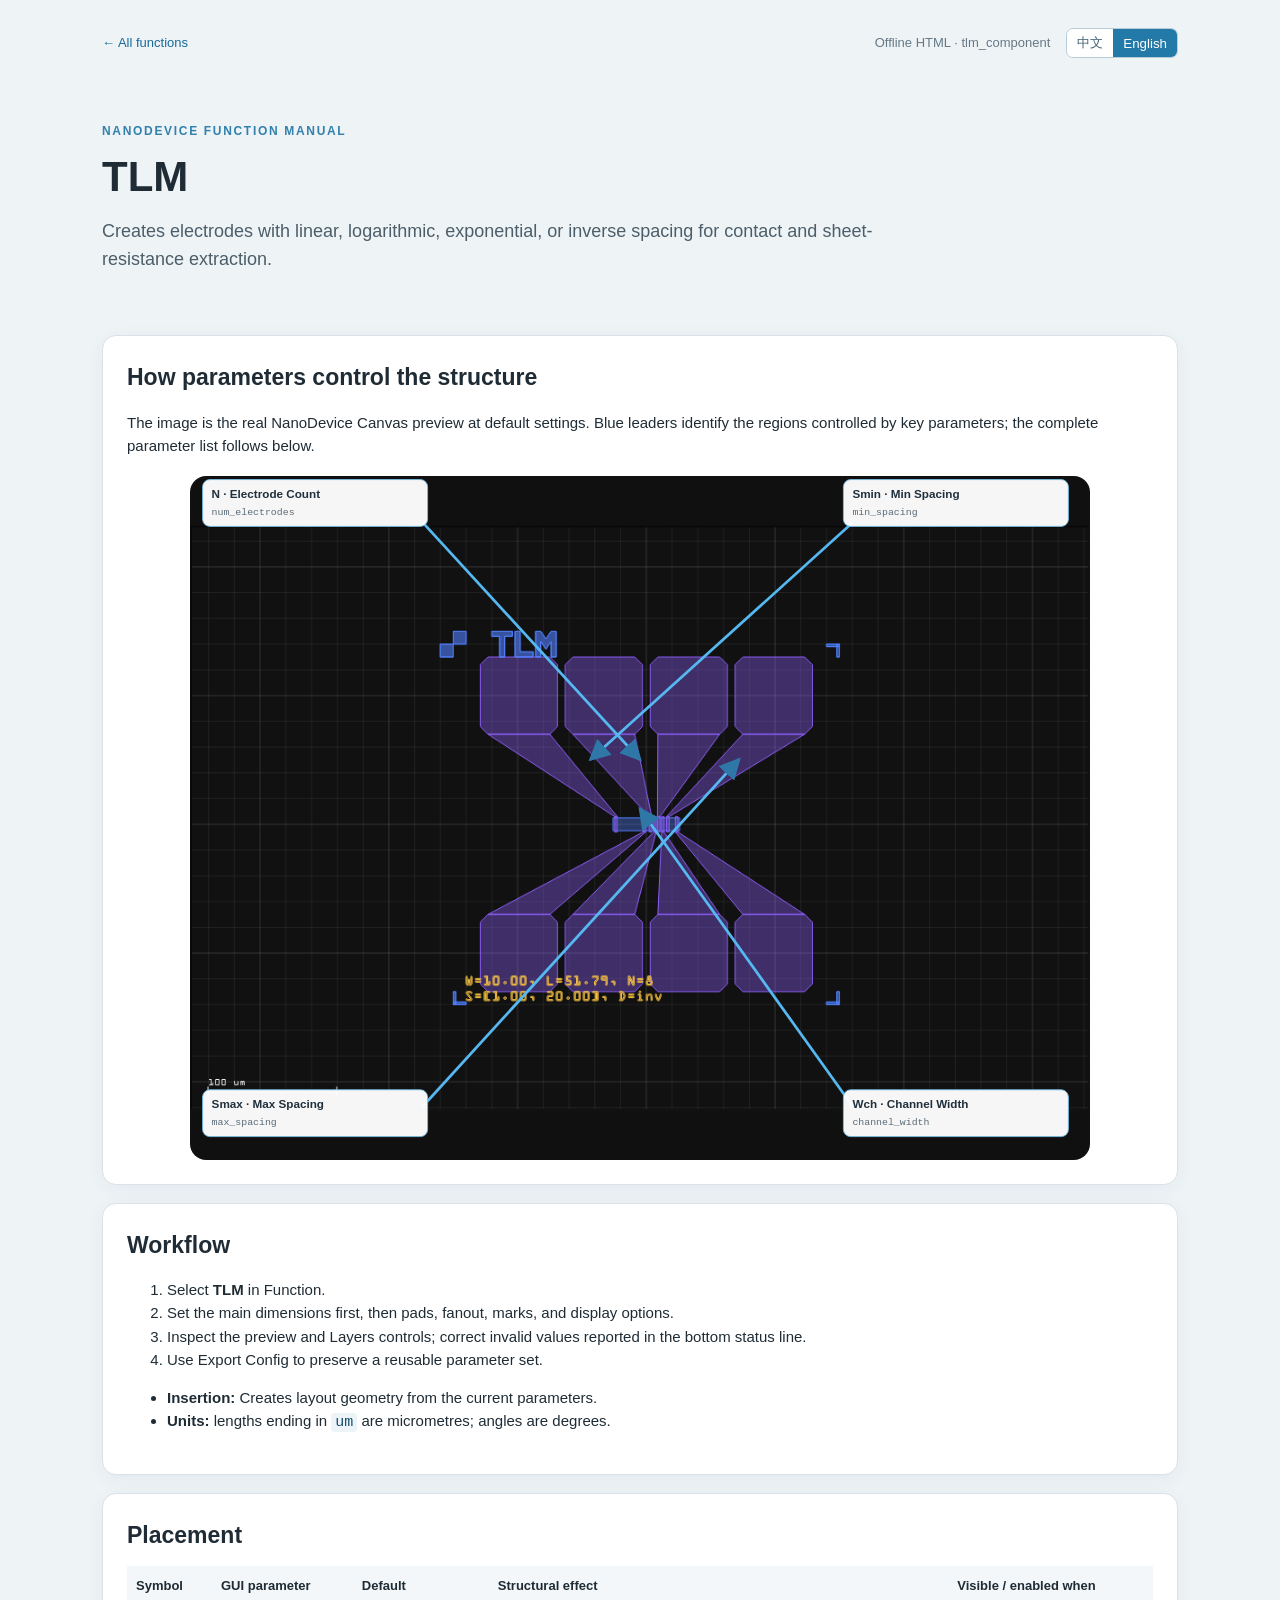
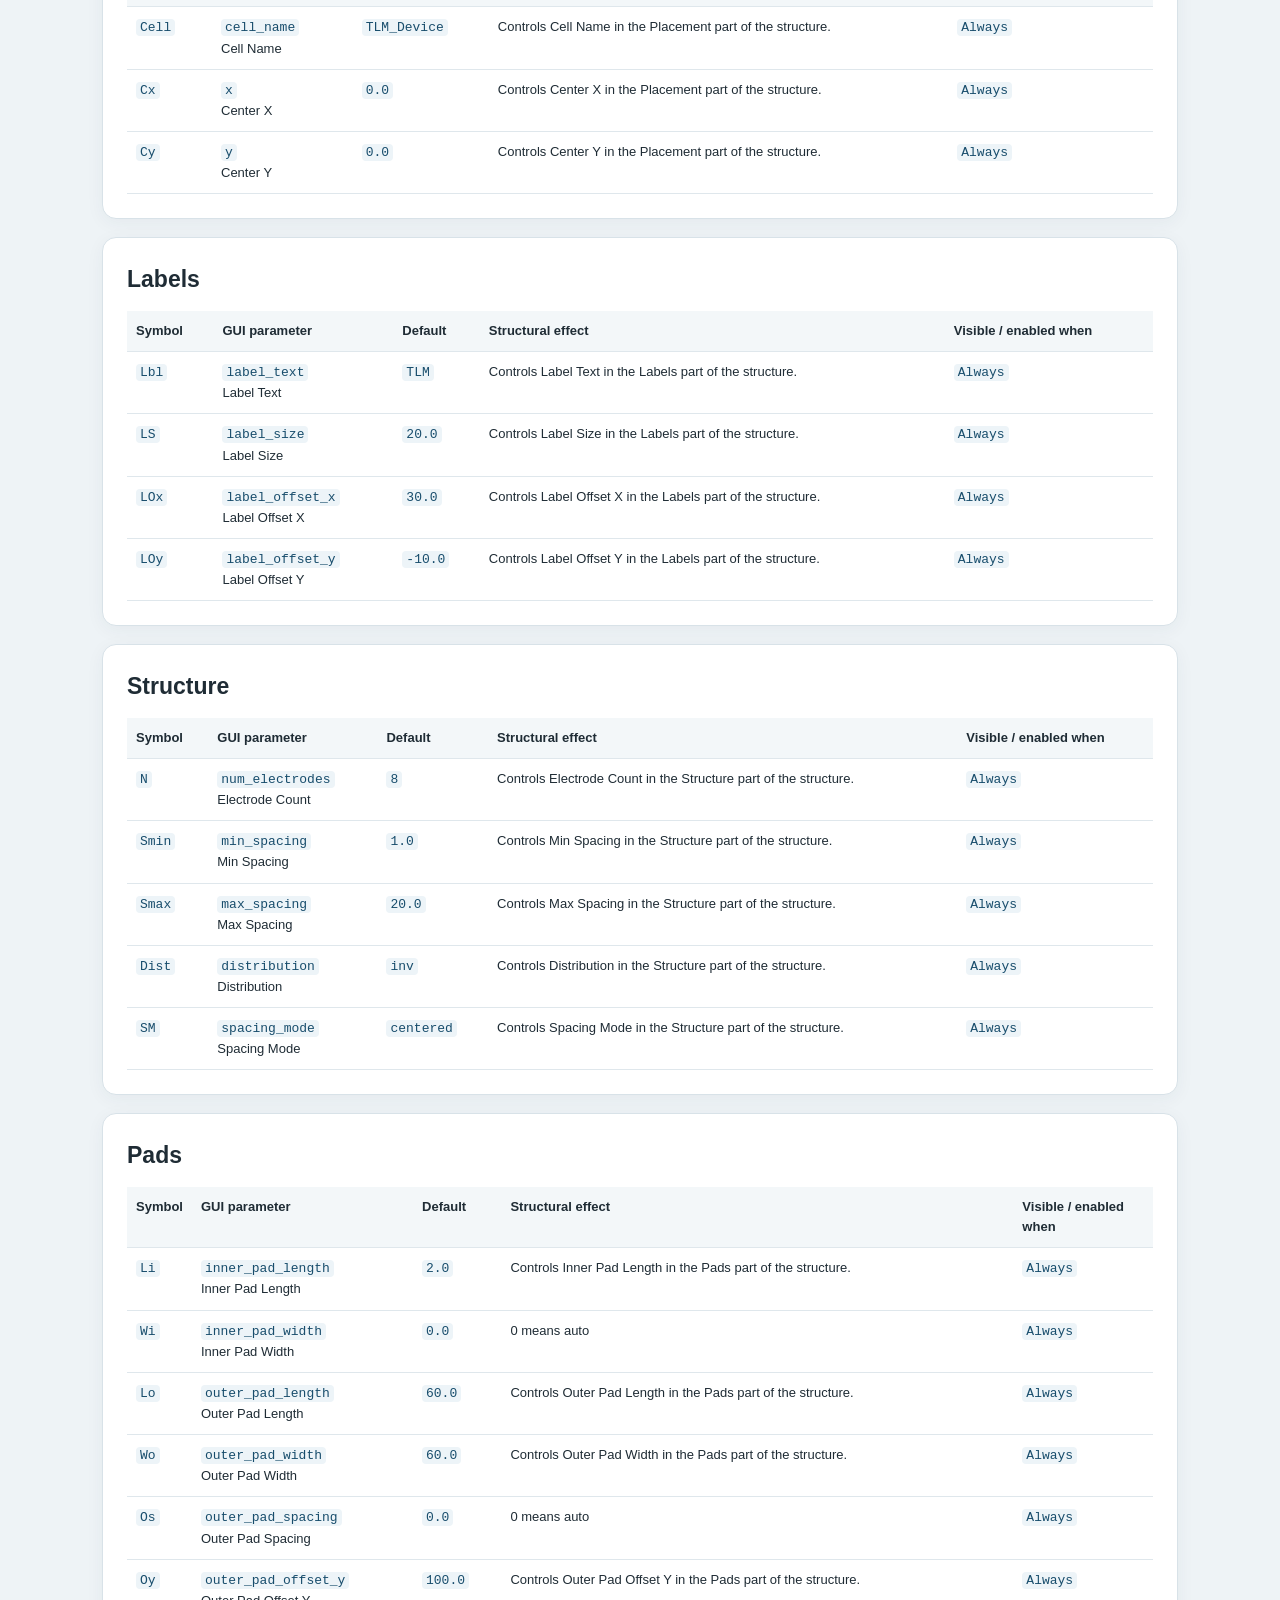
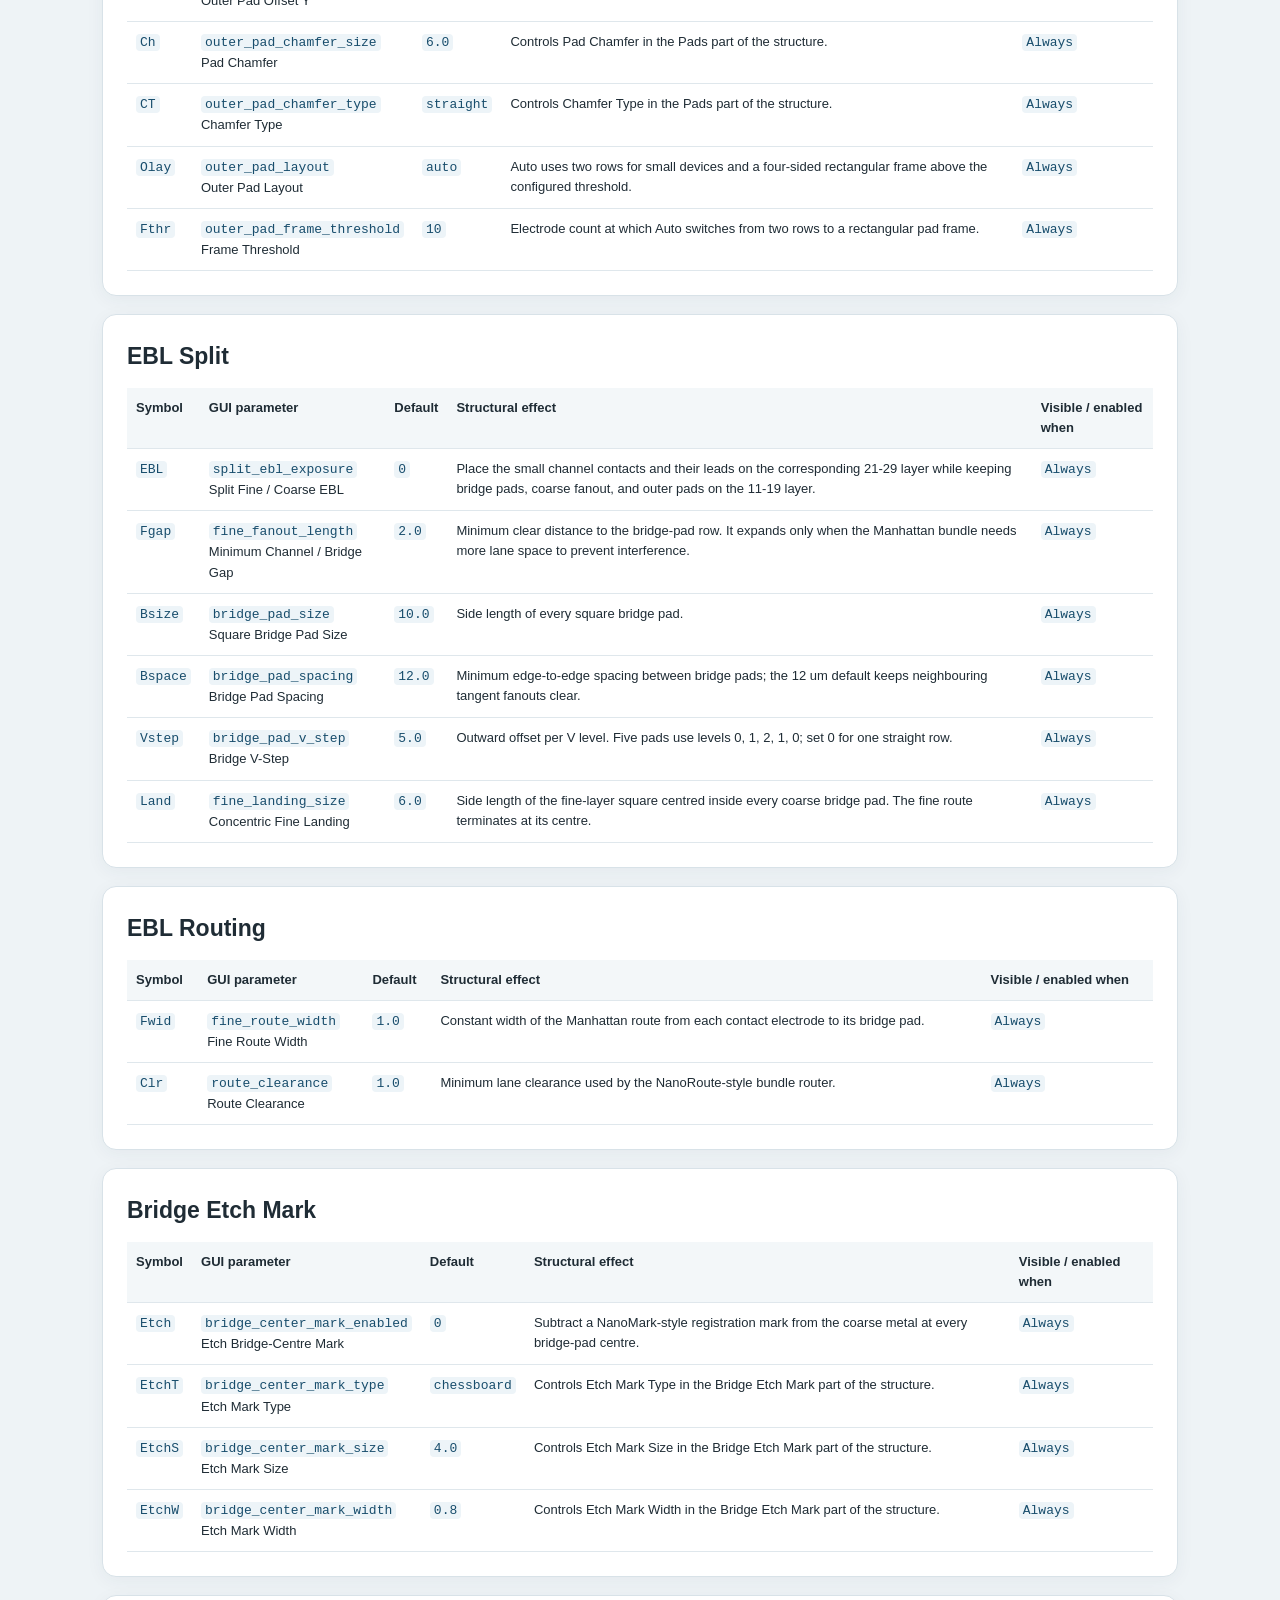
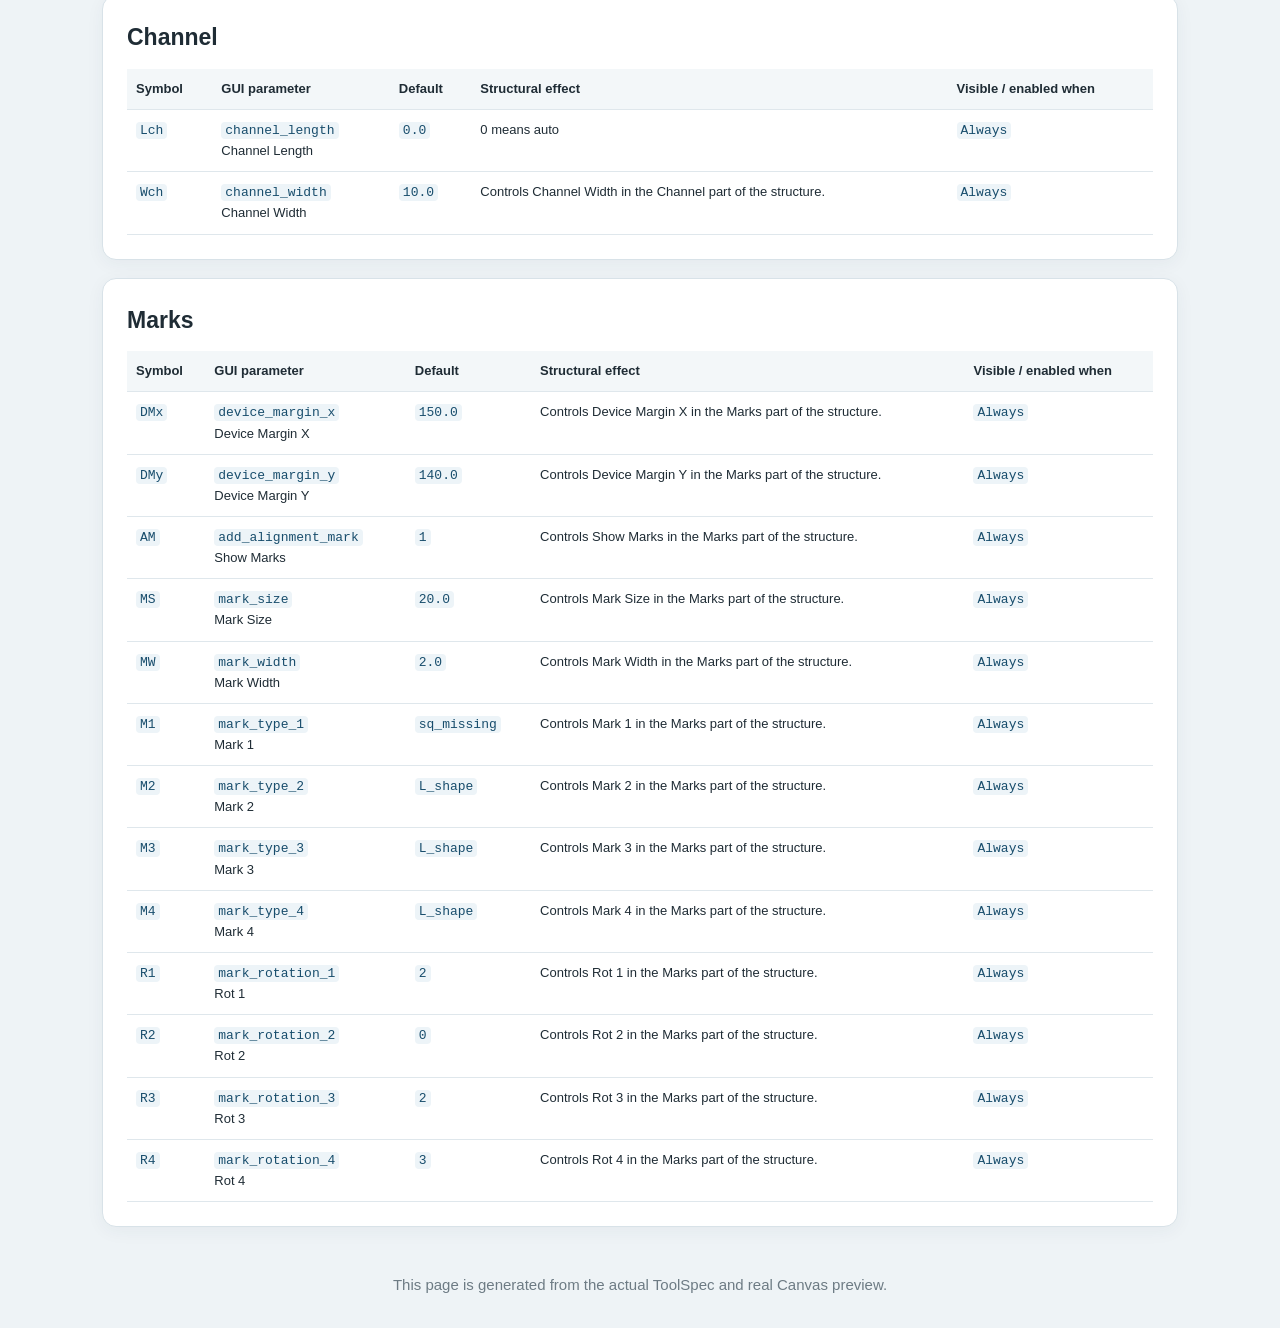
<file: lymtoolkit/toolkit/nanodevice-toolkit/manuals/tlm_component.html>
<!doctype html><html lang="zh-CN"><head><meta charset="utf-8"><meta name="viewport" content="width=device-width,initial-scale=1"><link rel="icon" href="data:,"><title>TLM · NanoDevice Manual</title><link rel="stylesheet" href="assets/manual.css"></head><body><main>
<nav><a href="index.html"><span class="lang zh">← 全部 Function</span><span class="lang en">← All functions</span></a><span class="nav-right"><span><span class="lang zh">离线 HTML</span><span class="lang en">Offline HTML</span> · tlm_component</span><span class="lang-switch"><button type="button" data-lang="zh">中文</button><button type="button" data-lang="en">English</button></span></span></nav>
<header><p class="eyebrow">NANODEVICE FUNCTION MANUAL</p><h1>TLM</h1><p class="lead"><span class="lang zh">TLM：生成一组具有线性、对数、指数或倒数间距的电极，用于提取接触与片电阻。</span><span class="lang en">Creates electrodes with linear, logarithmic, exponential, or inverse spacing for contact and sheet-resistance extraction.</span></p></header>
<section class="hero"><h2><span class="lang zh">参数如何控制结构</span><span class="lang en">How parameters control the structure</span></h2><p><span class="lang zh">下图是该 Function 默认参数在 NanoDevice Canvas 中的真实预览。蓝色引线标出主要参数控制的区域；完整参数见下方分组表。</span><span class="lang en">The image is the real NanoDevice Canvas preview at default settings. Blue leaders identify the regions controlled by key parameters; the complete parameter list follows below.</span></p><svg class="diagram" viewBox="0 0 1000 760" role="img" aria-label="TLM real canvas preview with parameter annotations">
<defs><marker id="arrow" markerWidth="8" markerHeight="8" refX="7" refY="4" orient="auto"><path d="M0 0L8 4L0 8Z" fill="#2f77a7"/></marker></defs>
<style>.anno{font:600 13px Segoe UI,Arial,sans-serif;fill:#20303c}.key{font:11px Consolas,monospace;fill:#596b78}</style>
<rect width="1000" height="760" rx="18" fill="#101010"/><image href="assets/tlm_component-canvas.png" x="0" y="55" width="1000" height="650" preserveAspectRatio="none"/><path d="M259 52 L500 315" stroke="#56b8f0" stroke-width="3" fill="none" marker-end="url(#arrow)"/><rect x="14" y="4" width="250" height="52" rx="8" fill="#ffffff" fill-opacity=".96" stroke="#75bde5"/><text x="24" y="24" class="anno">N · Electrode Count</text><text x="24" y="43" class="key">num_electrodes</text><path d="M736 52 L445 315" stroke="#56b8f0" stroke-width="3" fill="none" marker-end="url(#arrow)"/><rect x="726" y="4" width="250" height="52" rx="8" fill="#ffffff" fill-opacity=".96" stroke="#75bde5"/><text x="736" y="24" class="anno">Smin · Min Spacing</text><text x="736" y="43" class="key">min_spacing</text><path d="M259 700 L610 315" stroke="#56b8f0" stroke-width="3" fill="none" marker-end="url(#arrow)"/><rect x="14" y="682" width="250" height="52" rx="8" fill="#ffffff" fill-opacity=".96" stroke="#75bde5"/><text x="24" y="702" class="anno">Smax · Max Spacing</text><text x="24" y="721" class="key">max_spacing</text><path d="M736 700 L500 370" stroke="#56b8f0" stroke-width="3" fill="none" marker-end="url(#arrow)"/><rect x="726" y="682" width="250" height="52" rx="8" fill="#ffffff" fill-opacity=".96" stroke="#75bde5"/><text x="736" y="702" class="anno">Wch · Channel Width</text><text x="736" y="721" class="key">channel_width</text></svg></section>
<section><h2><span class="lang zh">使用流程</span><span class="lang en">Workflow</span></h2><div class="lang zh"><ol><li>在 Function 中选择 <b>TLM</b>。</li><li>先设置主体尺寸，再设置 Pad、扇出、标记和显示选项。</li><li>检查预览与 Layers 开关；按底部状态提示修正无效参数。</li><li>需要复用时使用 Export Config 保存全部参数。</li></ol><ul><li><b>插入方式：</b>生成当前参数对应的版图几何。</li><li><b>单位：</b>带 <code>um</code> 后缀的长度均为微米；角度为度。</li></ul></div><div class="lang en"><ol><li>Select <b>TLM</b> in Function.</li><li>Set the main dimensions first, then pads, fanout, marks, and display options.</li><li>Inspect the preview and Layers controls; correct invalid values reported in the bottom status line.</li><li>Use Export Config to preserve a reusable parameter set.</li></ol><ul><li><b>Insertion:</b> Creates layout geometry from the current parameters.</li><li><b>Units:</b> lengths ending in <code>um</code> are micrometres; angles are degrees.</li></ul></div></section>
<section><h2>Placement</h2><div class="table-wrap"><table><thead><tr><th><span class="lang zh">符号</span><span class="lang en">Symbol</span></th><th><span class="lang zh">GUI 参数</span><span class="lang en">GUI parameter</span></th><th><span class="lang zh">默认值</span><span class="lang en">Default</span></th><th><span class="lang zh">如何改变结构</span><span class="lang en">Structural effect</span></th><th><span class="lang zh">显示/启用条件</span><span class="lang en">Visible / enabled when</span></th></tr></thead><tbody><tr><td><code>Cell</code></td><td><code>cell_name</code><br>Cell Name</td><td><code>TLM_Device</code></td><td><span class="lang zh">控制“Cell Name”，作用于 Placement 结构区域。</span><span class="lang en">Controls Cell Name in the Placement part of the structure.</span></td><td><code><span class="lang zh">始终</span><span class="lang en">Always</span></code></td></tr><tr><td><code>Cx</code></td><td><code>x</code><br>Center X</td><td><code>0.0</code></td><td><span class="lang zh">控制“Center X”，作用于 Placement 结构区域。</span><span class="lang en">Controls Center X in the Placement part of the structure.</span></td><td><code><span class="lang zh">始终</span><span class="lang en">Always</span></code></td></tr><tr><td><code>Cy</code></td><td><code>y</code><br>Center Y</td><td><code>0.0</code></td><td><span class="lang zh">控制“Center Y”，作用于 Placement 结构区域。</span><span class="lang en">Controls Center Y in the Placement part of the structure.</span></td><td><code><span class="lang zh">始终</span><span class="lang en">Always</span></code></td></tr></tbody></table></div></section><section><h2>Labels</h2><div class="table-wrap"><table><thead><tr><th><span class="lang zh">符号</span><span class="lang en">Symbol</span></th><th><span class="lang zh">GUI 参数</span><span class="lang en">GUI parameter</span></th><th><span class="lang zh">默认值</span><span class="lang en">Default</span></th><th><span class="lang zh">如何改变结构</span><span class="lang en">Structural effect</span></th><th><span class="lang zh">显示/启用条件</span><span class="lang en">Visible / enabled when</span></th></tr></thead><tbody><tr><td><code>Lbl</code></td><td><code>label_text</code><br>Label Text</td><td><code>TLM</code></td><td><span class="lang zh">控制“Label Text”，作用于 Labels 结构区域。</span><span class="lang en">Controls Label Text in the Labels part of the structure.</span></td><td><code><span class="lang zh">始终</span><span class="lang en">Always</span></code></td></tr><tr><td><code>LS</code></td><td><code>label_size</code><br>Label Size</td><td><code>20.0</code></td><td><span class="lang zh">控制“Label Size”，作用于 Labels 结构区域。</span><span class="lang en">Controls Label Size in the Labels part of the structure.</span></td><td><code><span class="lang zh">始终</span><span class="lang en">Always</span></code></td></tr><tr><td><code>LOx</code></td><td><code>label_offset_x</code><br>Label Offset X</td><td><code>30.0</code></td><td><span class="lang zh">控制“Label Offset X”，作用于 Labels 结构区域。</span><span class="lang en">Controls Label Offset X in the Labels part of the structure.</span></td><td><code><span class="lang zh">始终</span><span class="lang en">Always</span></code></td></tr><tr><td><code>LOy</code></td><td><code>label_offset_y</code><br>Label Offset Y</td><td><code>-10.0</code></td><td><span class="lang zh">控制“Label Offset Y”，作用于 Labels 结构区域。</span><span class="lang en">Controls Label Offset Y in the Labels part of the structure.</span></td><td><code><span class="lang zh">始终</span><span class="lang en">Always</span></code></td></tr></tbody></table></div></section><section><h2>Structure</h2><div class="table-wrap"><table><thead><tr><th><span class="lang zh">符号</span><span class="lang en">Symbol</span></th><th><span class="lang zh">GUI 参数</span><span class="lang en">GUI parameter</span></th><th><span class="lang zh">默认值</span><span class="lang en">Default</span></th><th><span class="lang zh">如何改变结构</span><span class="lang en">Structural effect</span></th><th><span class="lang zh">显示/启用条件</span><span class="lang en">Visible / enabled when</span></th></tr></thead><tbody><tr><td><code>N</code></td><td><code>num_electrodes</code><br>Electrode Count</td><td><code>8</code></td><td><span class="lang zh">控制“Electrode Count”，作用于 Structure 结构区域。</span><span class="lang en">Controls Electrode Count in the Structure part of the structure.</span></td><td><code><span class="lang zh">始终</span><span class="lang en">Always</span></code></td></tr><tr><td><code>Smin</code></td><td><code>min_spacing</code><br>Min Spacing</td><td><code>1.0</code></td><td><span class="lang zh">控制“Min Spacing”，作用于 Structure 结构区域。</span><span class="lang en">Controls Min Spacing in the Structure part of the structure.</span></td><td><code><span class="lang zh">始终</span><span class="lang en">Always</span></code></td></tr><tr><td><code>Smax</code></td><td><code>max_spacing</code><br>Max Spacing</td><td><code>20.0</code></td><td><span class="lang zh">控制“Max Spacing”，作用于 Structure 结构区域。</span><span class="lang en">Controls Max Spacing in the Structure part of the structure.</span></td><td><code><span class="lang zh">始终</span><span class="lang en">Always</span></code></td></tr><tr><td><code>Dist</code></td><td><code>distribution</code><br>Distribution</td><td><code>inv</code></td><td><span class="lang zh">控制“Distribution”，作用于 Structure 结构区域。</span><span class="lang en">Controls Distribution in the Structure part of the structure.</span></td><td><code><span class="lang zh">始终</span><span class="lang en">Always</span></code></td></tr><tr><td><code>SM</code></td><td><code>spacing_mode</code><br>Spacing Mode</td><td><code>centered</code></td><td><span class="lang zh">控制“Spacing Mode”，作用于 Structure 结构区域。</span><span class="lang en">Controls Spacing Mode in the Structure part of the structure.</span></td><td><code><span class="lang zh">始终</span><span class="lang en">Always</span></code></td></tr></tbody></table></div></section><section><h2>Pads</h2><div class="table-wrap"><table><thead><tr><th><span class="lang zh">符号</span><span class="lang en">Symbol</span></th><th><span class="lang zh">GUI 参数</span><span class="lang en">GUI parameter</span></th><th><span class="lang zh">默认值</span><span class="lang en">Default</span></th><th><span class="lang zh">如何改变结构</span><span class="lang en">Structural effect</span></th><th><span class="lang zh">显示/启用条件</span><span class="lang en">Visible / enabled when</span></th></tr></thead><tbody><tr><td><code>Li</code></td><td><code>inner_pad_length</code><br>Inner Pad Length</td><td><code>2.0</code></td><td><span class="lang zh">控制“Inner Pad Length”，作用于 Pads 结构区域。</span><span class="lang en">Controls Inner Pad Length in the Pads part of the structure.</span></td><td><code><span class="lang zh">始终</span><span class="lang en">Always</span></code></td></tr><tr><td><code>Wi</code></td><td><code>inner_pad_width</code><br>Inner Pad Width</td><td><code>0.0</code></td><td><span class="lang zh">控制“Inner Pad Width”，作用于 Pads 结构区域。</span><span class="lang en">0 means auto</span></td><td><code><span class="lang zh">始终</span><span class="lang en">Always</span></code></td></tr><tr><td><code>Lo</code></td><td><code>outer_pad_length</code><br>Outer Pad Length</td><td><code>60.0</code></td><td><span class="lang zh">控制“Outer Pad Length”，作用于 Pads 结构区域。</span><span class="lang en">Controls Outer Pad Length in the Pads part of the structure.</span></td><td><code><span class="lang zh">始终</span><span class="lang en">Always</span></code></td></tr><tr><td><code>Wo</code></td><td><code>outer_pad_width</code><br>Outer Pad Width</td><td><code>60.0</code></td><td><span class="lang zh">控制“Outer Pad Width”，作用于 Pads 结构区域。</span><span class="lang en">Controls Outer Pad Width in the Pads part of the structure.</span></td><td><code><span class="lang zh">始终</span><span class="lang en">Always</span></code></td></tr><tr><td><code>Os</code></td><td><code>outer_pad_spacing</code><br>Outer Pad Spacing</td><td><code>0.0</code></td><td><span class="lang zh">控制“Outer Pad Spacing”，作用于 Pads 结构区域。</span><span class="lang en">0 means auto</span></td><td><code><span class="lang zh">始终</span><span class="lang en">Always</span></code></td></tr><tr><td><code>Oy</code></td><td><code>outer_pad_offset_y</code><br>Outer Pad Offset Y</td><td><code>100.0</code></td><td><span class="lang zh">控制“Outer Pad Offset Y”，作用于 Pads 结构区域。</span><span class="lang en">Controls Outer Pad Offset Y in the Pads part of the structure.</span></td><td><code><span class="lang zh">始终</span><span class="lang en">Always</span></code></td></tr><tr><td><code>Ch</code></td><td><code>outer_pad_chamfer_size</code><br>Pad Chamfer</td><td><code>6.0</code></td><td><span class="lang zh">控制“Pad Chamfer”，作用于 Pads 结构区域。</span><span class="lang en">Controls Pad Chamfer in the Pads part of the structure.</span></td><td><code><span class="lang zh">始终</span><span class="lang en">Always</span></code></td></tr><tr><td><code>CT</code></td><td><code>outer_pad_chamfer_type</code><br>Chamfer Type</td><td><code>straight</code></td><td><span class="lang zh">控制“Chamfer Type”，作用于 Pads 结构区域。</span><span class="lang en">Controls Chamfer Type in the Pads part of the structure.</span></td><td><code><span class="lang zh">始终</span><span class="lang en">Always</span></code></td></tr><tr><td><code>Olay</code></td><td><code>outer_pad_layout</code><br>Outer Pad Layout</td><td><code>auto</code></td><td><span class="lang zh">控制“Outer Pad Layout”，作用于 Pads 结构区域。</span><span class="lang en">Auto uses two rows for small devices and a four-sided rectangular frame above the configured threshold.</span></td><td><code><span class="lang zh">始终</span><span class="lang en">Always</span></code></td></tr><tr><td><code>Fthr</code></td><td><code>outer_pad_frame_threshold</code><br>Frame Threshold</td><td><code>10</code></td><td><span class="lang zh">控制“Frame Threshold”，作用于 Pads 结构区域。</span><span class="lang en">Electrode count at which Auto switches from two rows to a rectangular pad frame.</span></td><td><code><span class="lang zh">始终</span><span class="lang en">Always</span></code></td></tr></tbody></table></div></section><section><h2>EBL Split</h2><div class="table-wrap"><table><thead><tr><th><span class="lang zh">符号</span><span class="lang en">Symbol</span></th><th><span class="lang zh">GUI 参数</span><span class="lang en">GUI parameter</span></th><th><span class="lang zh">默认值</span><span class="lang en">Default</span></th><th><span class="lang zh">如何改变结构</span><span class="lang en">Structural effect</span></th><th><span class="lang zh">显示/启用条件</span><span class="lang en">Visible / enabled when</span></th></tr></thead><tbody><tr><td><code>EBL</code></td><td><code>split_ebl_exposure</code><br>Split Fine / Coarse EBL</td><td><code>0</code></td><td><span class="lang zh">控制“Split Fine / Coarse EBL”，作用于 EBL Split 结构区域。</span><span class="lang en">Place the small channel contacts and their leads on the corresponding 21-29 layer while keeping bridge pads, coarse fanout, and outer pads on the 11-19 layer.</span></td><td><code><span class="lang zh">始终</span><span class="lang en">Always</span></code></td></tr><tr><td><code>Fgap</code></td><td><code>fine_fanout_length</code><br>Minimum Channel / Bridge Gap</td><td><code>2.0</code></td><td><span class="lang zh">控制“Minimum Channel / Bridge Gap”，作用于 EBL Split 结构区域。</span><span class="lang en">Minimum clear distance to the bridge-pad row. It expands only when the Manhattan bundle needs more lane space to prevent interference.</span></td><td><code><span class="lang zh">始终</span><span class="lang en">Always</span></code></td></tr><tr><td><code>Bsize</code></td><td><code>bridge_pad_size</code><br>Square Bridge Pad Size</td><td><code>10.0</code></td><td><span class="lang zh">控制“Square Bridge Pad Size”，作用于 EBL Split 结构区域。</span><span class="lang en">Side length of every square bridge pad.</span></td><td><code><span class="lang zh">始终</span><span class="lang en">Always</span></code></td></tr><tr><td><code>Bspace</code></td><td><code>bridge_pad_spacing</code><br>Bridge Pad Spacing</td><td><code>12.0</code></td><td><span class="lang zh">控制“Bridge Pad Spacing”，作用于 EBL Split 结构区域。</span><span class="lang en">Minimum edge-to-edge spacing between bridge pads; the 12 um default keeps neighbouring tangent fanouts clear.</span></td><td><code><span class="lang zh">始终</span><span class="lang en">Always</span></code></td></tr><tr><td><code>Vstep</code></td><td><code>bridge_pad_v_step</code><br>Bridge V-Step</td><td><code>5.0</code></td><td><span class="lang zh">控制“Bridge V-Step”，作用于 EBL Split 结构区域。</span><span class="lang en">Outward offset per V level. Five pads use levels 0, 1, 2, 1, 0; set 0 for one straight row.</span></td><td><code><span class="lang zh">始终</span><span class="lang en">Always</span></code></td></tr><tr><td><code>Land</code></td><td><code>fine_landing_size</code><br>Concentric Fine Landing</td><td><code>6.0</code></td><td><span class="lang zh">控制“Concentric Fine Landing”，作用于 EBL Split 结构区域。</span><span class="lang en">Side length of the fine-layer square centred inside every coarse bridge pad. The fine route terminates at its centre.</span></td><td><code><span class="lang zh">始终</span><span class="lang en">Always</span></code></td></tr></tbody></table></div></section><section><h2>EBL Routing</h2><div class="table-wrap"><table><thead><tr><th><span class="lang zh">符号</span><span class="lang en">Symbol</span></th><th><span class="lang zh">GUI 参数</span><span class="lang en">GUI parameter</span></th><th><span class="lang zh">默认值</span><span class="lang en">Default</span></th><th><span class="lang zh">如何改变结构</span><span class="lang en">Structural effect</span></th><th><span class="lang zh">显示/启用条件</span><span class="lang en">Visible / enabled when</span></th></tr></thead><tbody><tr><td><code>Fwid</code></td><td><code>fine_route_width</code><br>Fine Route Width</td><td><code>1.0</code></td><td><span class="lang zh">控制“Fine Route Width”，作用于 EBL Routing 结构区域。</span><span class="lang en">Constant width of the Manhattan route from each contact electrode to its bridge pad.</span></td><td><code><span class="lang zh">始终</span><span class="lang en">Always</span></code></td></tr><tr><td><code>Clr</code></td><td><code>route_clearance</code><br>Route Clearance</td><td><code>1.0</code></td><td><span class="lang zh">控制“Route Clearance”，作用于 EBL Routing 结构区域。</span><span class="lang en">Minimum lane clearance used by the NanoRoute-style bundle router.</span></td><td><code><span class="lang zh">始终</span><span class="lang en">Always</span></code></td></tr></tbody></table></div></section><section><h2>Bridge Etch Mark</h2><div class="table-wrap"><table><thead><tr><th><span class="lang zh">符号</span><span class="lang en">Symbol</span></th><th><span class="lang zh">GUI 参数</span><span class="lang en">GUI parameter</span></th><th><span class="lang zh">默认值</span><span class="lang en">Default</span></th><th><span class="lang zh">如何改变结构</span><span class="lang en">Structural effect</span></th><th><span class="lang zh">显示/启用条件</span><span class="lang en">Visible / enabled when</span></th></tr></thead><tbody><tr><td><code>Etch</code></td><td><code>bridge_center_mark_enabled</code><br>Etch Bridge-Centre Mark</td><td><code>0</code></td><td><span class="lang zh">控制“Etch Bridge-Centre Mark”，作用于 Bridge Etch Mark 结构区域。</span><span class="lang en">Subtract a NanoMark-style registration mark from the coarse metal at every bridge-pad centre.</span></td><td><code><span class="lang zh">始终</span><span class="lang en">Always</span></code></td></tr><tr><td><code>EtchT</code></td><td><code>bridge_center_mark_type</code><br>Etch Mark Type</td><td><code>chessboard</code></td><td><span class="lang zh">控制“Etch Mark Type”，作用于 Bridge Etch Mark 结构区域。</span><span class="lang en">Controls Etch Mark Type in the Bridge Etch Mark part of the structure.</span></td><td><code><span class="lang zh">始终</span><span class="lang en">Always</span></code></td></tr><tr><td><code>EtchS</code></td><td><code>bridge_center_mark_size</code><br>Etch Mark Size</td><td><code>4.0</code></td><td><span class="lang zh">控制“Etch Mark Size”，作用于 Bridge Etch Mark 结构区域。</span><span class="lang en">Controls Etch Mark Size in the Bridge Etch Mark part of the structure.</span></td><td><code><span class="lang zh">始终</span><span class="lang en">Always</span></code></td></tr><tr><td><code>EtchW</code></td><td><code>bridge_center_mark_width</code><br>Etch Mark Width</td><td><code>0.8</code></td><td><span class="lang zh">控制“Etch Mark Width”，作用于 Bridge Etch Mark 结构区域。</span><span class="lang en">Controls Etch Mark Width in the Bridge Etch Mark part of the structure.</span></td><td><code><span class="lang zh">始终</span><span class="lang en">Always</span></code></td></tr></tbody></table></div></section><section><h2>Channel</h2><div class="table-wrap"><table><thead><tr><th><span class="lang zh">符号</span><span class="lang en">Symbol</span></th><th><span class="lang zh">GUI 参数</span><span class="lang en">GUI parameter</span></th><th><span class="lang zh">默认值</span><span class="lang en">Default</span></th><th><span class="lang zh">如何改变结构</span><span class="lang en">Structural effect</span></th><th><span class="lang zh">显示/启用条件</span><span class="lang en">Visible / enabled when</span></th></tr></thead><tbody><tr><td><code>Lch</code></td><td><code>channel_length</code><br>Channel Length</td><td><code>0.0</code></td><td><span class="lang zh">控制“Channel Length”，作用于 Channel 结构区域。</span><span class="lang en">0 means auto</span></td><td><code><span class="lang zh">始终</span><span class="lang en">Always</span></code></td></tr><tr><td><code>Wch</code></td><td><code>channel_width</code><br>Channel Width</td><td><code>10.0</code></td><td><span class="lang zh">控制“Channel Width”，作用于 Channel 结构区域。</span><span class="lang en">Controls Channel Width in the Channel part of the structure.</span></td><td><code><span class="lang zh">始终</span><span class="lang en">Always</span></code></td></tr></tbody></table></div></section><section><h2>Marks</h2><div class="table-wrap"><table><thead><tr><th><span class="lang zh">符号</span><span class="lang en">Symbol</span></th><th><span class="lang zh">GUI 参数</span><span class="lang en">GUI parameter</span></th><th><span class="lang zh">默认值</span><span class="lang en">Default</span></th><th><span class="lang zh">如何改变结构</span><span class="lang en">Structural effect</span></th><th><span class="lang zh">显示/启用条件</span><span class="lang en">Visible / enabled when</span></th></tr></thead><tbody><tr><td><code>DMx</code></td><td><code>device_margin_x</code><br>Device Margin X</td><td><code>150.0</code></td><td><span class="lang zh">控制“Device Margin X”，作用于 Marks 结构区域。</span><span class="lang en">Controls Device Margin X in the Marks part of the structure.</span></td><td><code><span class="lang zh">始终</span><span class="lang en">Always</span></code></td></tr><tr><td><code>DMy</code></td><td><code>device_margin_y</code><br>Device Margin Y</td><td><code>140.0</code></td><td><span class="lang zh">控制“Device Margin Y”，作用于 Marks 结构区域。</span><span class="lang en">Controls Device Margin Y in the Marks part of the structure.</span></td><td><code><span class="lang zh">始终</span><span class="lang en">Always</span></code></td></tr><tr><td><code>AM</code></td><td><code>add_alignment_mark</code><br>Show Marks</td><td><code>1</code></td><td><span class="lang zh">控制“Show Marks”，作用于 Marks 结构区域。</span><span class="lang en">Controls Show Marks in the Marks part of the structure.</span></td><td><code><span class="lang zh">始终</span><span class="lang en">Always</span></code></td></tr><tr><td><code>MS</code></td><td><code>mark_size</code><br>Mark Size</td><td><code>20.0</code></td><td><span class="lang zh">控制“Mark Size”，作用于 Marks 结构区域。</span><span class="lang en">Controls Mark Size in the Marks part of the structure.</span></td><td><code><span class="lang zh">始终</span><span class="lang en">Always</span></code></td></tr><tr><td><code>MW</code></td><td><code>mark_width</code><br>Mark Width</td><td><code>2.0</code></td><td><span class="lang zh">控制“Mark Width”，作用于 Marks 结构区域。</span><span class="lang en">Controls Mark Width in the Marks part of the structure.</span></td><td><code><span class="lang zh">始终</span><span class="lang en">Always</span></code></td></tr><tr><td><code>M1</code></td><td><code>mark_type_1</code><br>Mark 1</td><td><code>sq_missing</code></td><td><span class="lang zh">控制“Mark 1”，作用于 Marks 结构区域。</span><span class="lang en">Controls Mark 1 in the Marks part of the structure.</span></td><td><code><span class="lang zh">始终</span><span class="lang en">Always</span></code></td></tr><tr><td><code>M2</code></td><td><code>mark_type_2</code><br>Mark 2</td><td><code>L_shape</code></td><td><span class="lang zh">控制“Mark 2”，作用于 Marks 结构区域。</span><span class="lang en">Controls Mark 2 in the Marks part of the structure.</span></td><td><code><span class="lang zh">始终</span><span class="lang en">Always</span></code></td></tr><tr><td><code>M3</code></td><td><code>mark_type_3</code><br>Mark 3</td><td><code>L_shape</code></td><td><span class="lang zh">控制“Mark 3”，作用于 Marks 结构区域。</span><span class="lang en">Controls Mark 3 in the Marks part of the structure.</span></td><td><code><span class="lang zh">始终</span><span class="lang en">Always</span></code></td></tr><tr><td><code>M4</code></td><td><code>mark_type_4</code><br>Mark 4</td><td><code>L_shape</code></td><td><span class="lang zh">控制“Mark 4”，作用于 Marks 结构区域。</span><span class="lang en">Controls Mark 4 in the Marks part of the structure.</span></td><td><code><span class="lang zh">始终</span><span class="lang en">Always</span></code></td></tr><tr><td><code>R1</code></td><td><code>mark_rotation_1</code><br>Rot 1</td><td><code>2</code></td><td><span class="lang zh">控制“Rot 1”，作用于 Marks 结构区域。</span><span class="lang en">Controls Rot 1 in the Marks part of the structure.</span></td><td><code><span class="lang zh">始终</span><span class="lang en">Always</span></code></td></tr><tr><td><code>R2</code></td><td><code>mark_rotation_2</code><br>Rot 2</td><td><code>0</code></td><td><span class="lang zh">控制“Rot 2”，作用于 Marks 结构区域。</span><span class="lang en">Controls Rot 2 in the Marks part of the structure.</span></td><td><code><span class="lang zh">始终</span><span class="lang en">Always</span></code></td></tr><tr><td><code>R3</code></td><td><code>mark_rotation_3</code><br>Rot 3</td><td><code>2</code></td><td><span class="lang zh">控制“Rot 3”，作用于 Marks 结构区域。</span><span class="lang en">Controls Rot 3 in the Marks part of the structure.</span></td><td><code><span class="lang zh">始终</span><span class="lang en">Always</span></code></td></tr><tr><td><code>R4</code></td><td><code>mark_rotation_4</code><br>Rot 4</td><td><code>3</code></td><td><span class="lang zh">控制“Rot 4”，作用于 Marks 结构区域。</span><span class="lang en">Controls Rot 4 in the Marks part of the structure.</span></td><td><code><span class="lang zh">始终</span><span class="lang en">Always</span></code></td></tr></tbody></table></div></section>
<footer><span class="lang zh">本页由实际 ToolSpec 参数与真实 Canvas 生成。</span><span class="lang en">This page is generated from the actual ToolSpec and real Canvas preview.</span></footer>
</main><script src="assets/manual.js"></script></body></html>
</file>
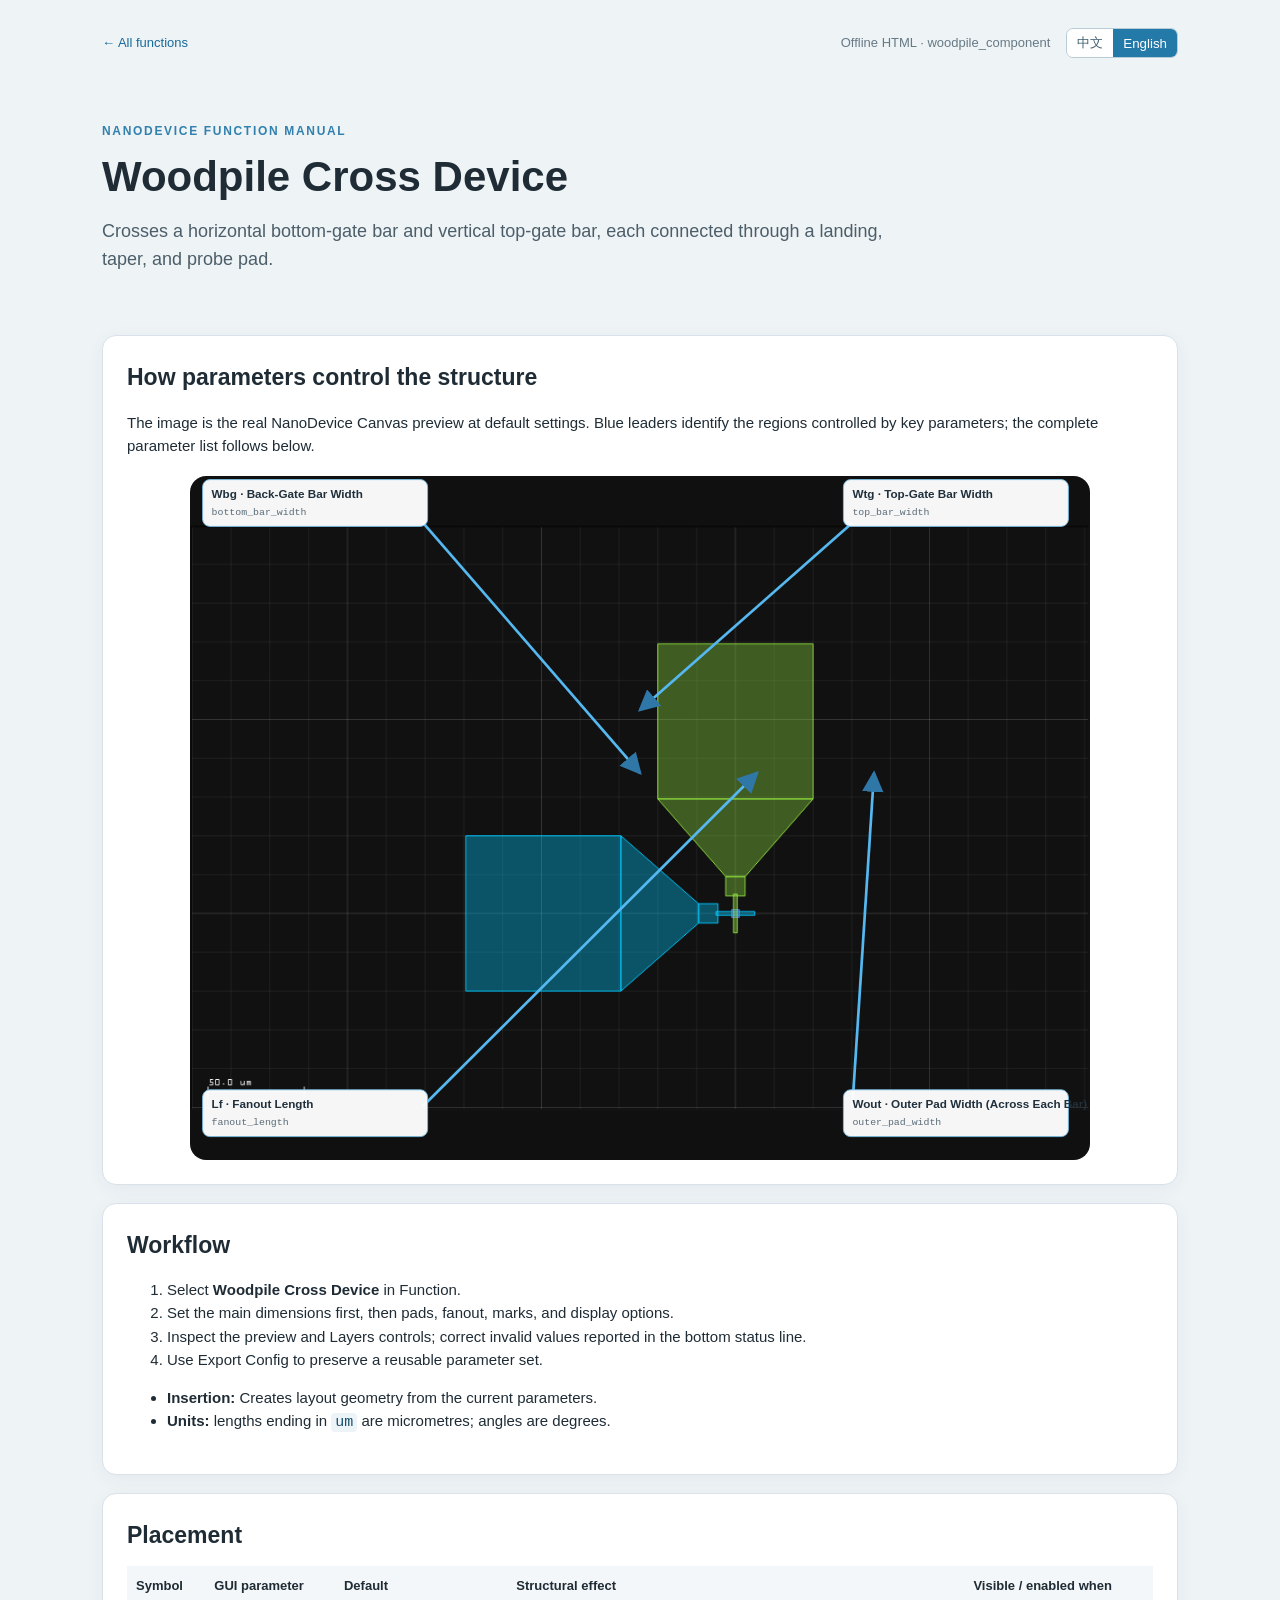
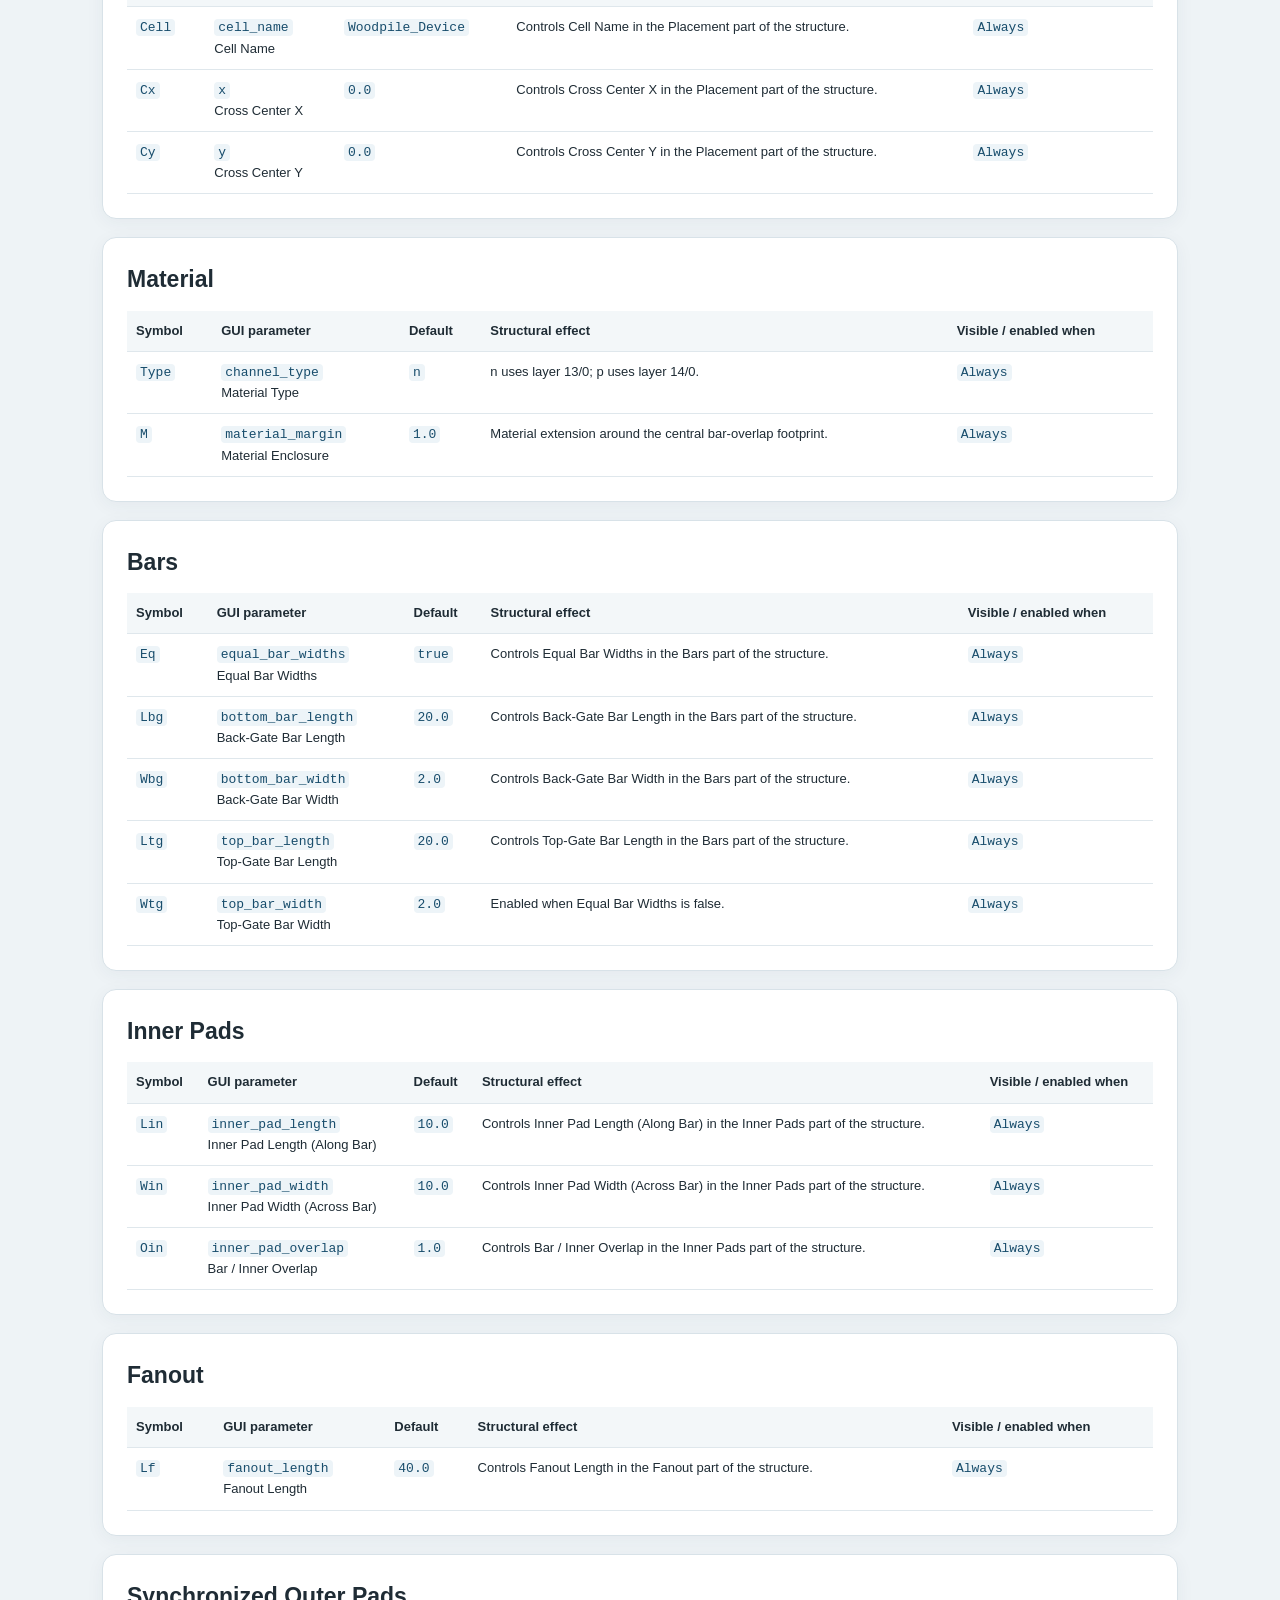
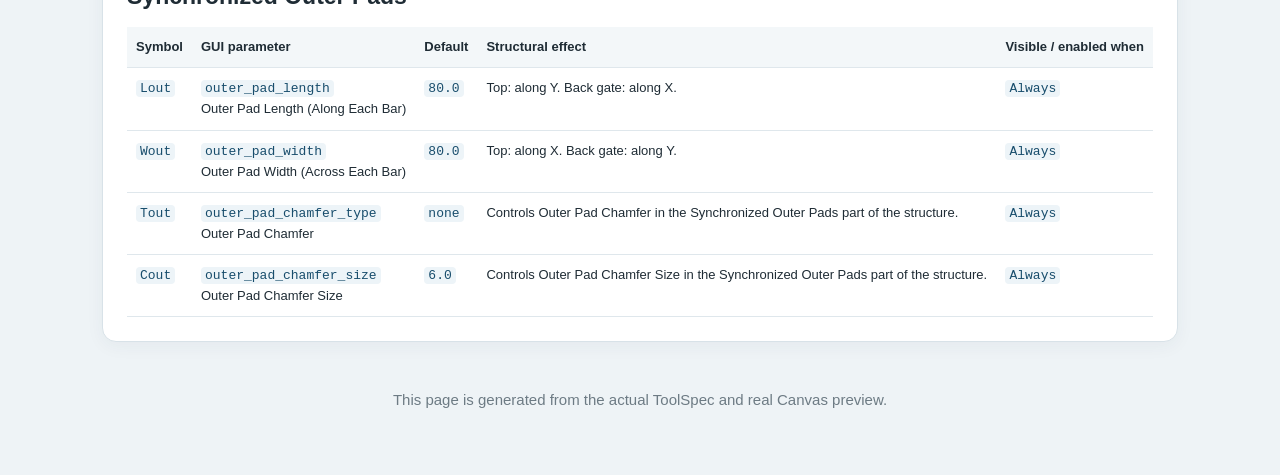
<file: lymtoolkit/toolkit/nanodevice-toolkit/manuals/woodpile_component.html>
<!doctype html><html lang="zh-CN"><head><meta charset="utf-8"><meta name="viewport" content="width=device-width,initial-scale=1"><link rel="icon" href="data:,"><title>Woodpile Cross Device · NanoDevice Manual</title><link rel="stylesheet" href="assets/manual.css"></head><body><main>
<nav><a href="index.html"><span class="lang zh">← 全部 Function</span><span class="lang en">← All functions</span></a><span class="nav-right"><span><span class="lang zh">离线 HTML</span><span class="lang en">Offline HTML</span> · woodpile_component</span><span class="lang-switch"><button type="button" data-lang="zh">中文</button><button type="button" data-lang="en">English</button></span></span></nav>
<header><p class="eyebrow">NANODEVICE FUNCTION MANUAL</p><h1>Woodpile Cross Device</h1><p class="lead"><span class="lang zh">Woodpile 十字器件：一条横向背栅与一条纵向顶栅交叉，通过落脚区、梯形扇出和外部 Pad 引出。</span><span class="lang en">Crosses a horizontal bottom-gate bar and vertical top-gate bar, each connected through a landing, taper, and probe pad.</span></p></header>
<section class="hero"><h2><span class="lang zh">参数如何控制结构</span><span class="lang en">How parameters control the structure</span></h2><p><span class="lang zh">下图是该 Function 默认参数在 NanoDevice Canvas 中的真实预览。蓝色引线标出主要参数控制的区域；完整参数见下方分组表。</span><span class="lang en">The image is the real NanoDevice Canvas preview at default settings. Blue leaders identify the regions controlled by key parameters; the complete parameter list follows below.</span></p><svg class="diagram" viewBox="0 0 1000 760" role="img" aria-label="Woodpile Cross Device real canvas preview with parameter annotations">
<defs><marker id="arrow" markerWidth="8" markerHeight="8" refX="7" refY="4" orient="auto"><path d="M0 0L8 4L0 8Z" fill="#2f77a7"/></marker></defs>
<style>.anno{font:600 13px Segoe UI,Arial,sans-serif;fill:#20303c}.key{font:11px Consolas,monospace;fill:#596b78}</style>
<rect width="1000" height="760" rx="18" fill="#101010"/><image href="assets/woodpile_component-canvas.png" x="0" y="55" width="1000" height="650" preserveAspectRatio="none"/><path d="M259 52 L500 330" stroke="#56b8f0" stroke-width="3" fill="none" marker-end="url(#arrow)"/><rect x="14" y="4" width="250" height="52" rx="8" fill="#ffffff" fill-opacity=".96" stroke="#75bde5"/><text x="24" y="24" class="anno">Wbg · Back-Gate Bar Width</text><text x="24" y="43" class="key">bottom_bar_width</text><path d="M736 52 L500 260" stroke="#56b8f0" stroke-width="3" fill="none" marker-end="url(#arrow)"/><rect x="726" y="4" width="250" height="52" rx="8" fill="#ffffff" fill-opacity=".96" stroke="#75bde5"/><text x="736" y="24" class="anno">Wtg · Top-Gate Bar Width</text><text x="736" y="43" class="key">top_bar_width</text><path d="M259 700 L630 330" stroke="#56b8f0" stroke-width="3" fill="none" marker-end="url(#arrow)"/><rect x="14" y="682" width="250" height="52" rx="8" fill="#ffffff" fill-opacity=".96" stroke="#75bde5"/><text x="24" y="702" class="anno">Lf · Fanout Length</text><text x="24" y="721" class="key">fanout_length</text><path d="M736 700 L760 330" stroke="#56b8f0" stroke-width="3" fill="none" marker-end="url(#arrow)"/><rect x="726" y="682" width="250" height="52" rx="8" fill="#ffffff" fill-opacity=".96" stroke="#75bde5"/><text x="736" y="702" class="anno">Wout · Outer Pad Width (Across Each Bar)</text><text x="736" y="721" class="key">outer_pad_width</text></svg></section>
<section><h2><span class="lang zh">使用流程</span><span class="lang en">Workflow</span></h2><div class="lang zh"><ol><li>在 Function 中选择 <b>Woodpile Cross Device</b>。</li><li>先设置主体尺寸，再设置 Pad、扇出、标记和显示选项。</li><li>检查预览与 Layers 开关；按底部状态提示修正无效参数。</li><li>需要复用时使用 Export Config 保存全部参数。</li></ol><ul><li><b>插入方式：</b>生成当前参数对应的版图几何。</li><li><b>单位：</b>带 <code>um</code> 后缀的长度均为微米；角度为度。</li></ul></div><div class="lang en"><ol><li>Select <b>Woodpile Cross Device</b> in Function.</li><li>Set the main dimensions first, then pads, fanout, marks, and display options.</li><li>Inspect the preview and Layers controls; correct invalid values reported in the bottom status line.</li><li>Use Export Config to preserve a reusable parameter set.</li></ol><ul><li><b>Insertion:</b> Creates layout geometry from the current parameters.</li><li><b>Units:</b> lengths ending in <code>um</code> are micrometres; angles are degrees.</li></ul></div></section>
<section><h2>Placement</h2><div class="table-wrap"><table><thead><tr><th><span class="lang zh">符号</span><span class="lang en">Symbol</span></th><th><span class="lang zh">GUI 参数</span><span class="lang en">GUI parameter</span></th><th><span class="lang zh">默认值</span><span class="lang en">Default</span></th><th><span class="lang zh">如何改变结构</span><span class="lang en">Structural effect</span></th><th><span class="lang zh">显示/启用条件</span><span class="lang en">Visible / enabled when</span></th></tr></thead><tbody><tr><td><code>Cell</code></td><td><code>cell_name</code><br>Cell Name</td><td><code>Woodpile_Device</code></td><td><span class="lang zh">控制“Cell Name”，作用于 Placement 结构区域。</span><span class="lang en">Controls Cell Name in the Placement part of the structure.</span></td><td><code><span class="lang zh">始终</span><span class="lang en">Always</span></code></td></tr><tr><td><code>Cx</code></td><td><code>x</code><br>Cross Center X</td><td><code>0.0</code></td><td><span class="lang zh">控制“Cross Center X”，作用于 Placement 结构区域。</span><span class="lang en">Controls Cross Center X in the Placement part of the structure.</span></td><td><code><span class="lang zh">始终</span><span class="lang en">Always</span></code></td></tr><tr><td><code>Cy</code></td><td><code>y</code><br>Cross Center Y</td><td><code>0.0</code></td><td><span class="lang zh">控制“Cross Center Y”，作用于 Placement 结构区域。</span><span class="lang en">Controls Cross Center Y in the Placement part of the structure.</span></td><td><code><span class="lang zh">始终</span><span class="lang en">Always</span></code></td></tr></tbody></table></div></section><section><h2>Material</h2><div class="table-wrap"><table><thead><tr><th><span class="lang zh">符号</span><span class="lang en">Symbol</span></th><th><span class="lang zh">GUI 参数</span><span class="lang en">GUI parameter</span></th><th><span class="lang zh">默认值</span><span class="lang en">Default</span></th><th><span class="lang zh">如何改变结构</span><span class="lang en">Structural effect</span></th><th><span class="lang zh">显示/启用条件</span><span class="lang en">Visible / enabled when</span></th></tr></thead><tbody><tr><td><code>Type</code></td><td><code>channel_type</code><br>Material Type</td><td><code>n</code></td><td><span class="lang zh">控制“Material Type”，作用于 Material 结构区域。</span><span class="lang en">n uses layer 13/0; p uses layer 14/0.</span></td><td><code><span class="lang zh">始终</span><span class="lang en">Always</span></code></td></tr><tr><td><code>M</code></td><td><code>material_margin</code><br>Material Enclosure</td><td><code>1.0</code></td><td><span class="lang zh">控制“Material Enclosure”，作用于 Material 结构区域。</span><span class="lang en">Material extension around the central bar-overlap footprint.</span></td><td><code><span class="lang zh">始终</span><span class="lang en">Always</span></code></td></tr></tbody></table></div></section><section><h2>Bars</h2><div class="table-wrap"><table><thead><tr><th><span class="lang zh">符号</span><span class="lang en">Symbol</span></th><th><span class="lang zh">GUI 参数</span><span class="lang en">GUI parameter</span></th><th><span class="lang zh">默认值</span><span class="lang en">Default</span></th><th><span class="lang zh">如何改变结构</span><span class="lang en">Structural effect</span></th><th><span class="lang zh">显示/启用条件</span><span class="lang en">Visible / enabled when</span></th></tr></thead><tbody><tr><td><code>Eq</code></td><td><code>equal_bar_widths</code><br>Equal Bar Widths</td><td><code>true</code></td><td><span class="lang zh">控制“Equal Bar Widths”，作用于 Bars 结构区域。</span><span class="lang en">Controls Equal Bar Widths in the Bars part of the structure.</span></td><td><code><span class="lang zh">始终</span><span class="lang en">Always</span></code></td></tr><tr><td><code>Lbg</code></td><td><code>bottom_bar_length</code><br>Back-Gate Bar Length</td><td><code>20.0</code></td><td><span class="lang zh">控制“Back-Gate Bar Length”，作用于 Bars 结构区域。</span><span class="lang en">Controls Back-Gate Bar Length in the Bars part of the structure.</span></td><td><code><span class="lang zh">始终</span><span class="lang en">Always</span></code></td></tr><tr><td><code>Wbg</code></td><td><code>bottom_bar_width</code><br>Back-Gate Bar Width</td><td><code>2.0</code></td><td><span class="lang zh">控制“Back-Gate Bar Width”，作用于 Bars 结构区域。</span><span class="lang en">Controls Back-Gate Bar Width in the Bars part of the structure.</span></td><td><code><span class="lang zh">始终</span><span class="lang en">Always</span></code></td></tr><tr><td><code>Ltg</code></td><td><code>top_bar_length</code><br>Top-Gate Bar Length</td><td><code>20.0</code></td><td><span class="lang zh">控制“Top-Gate Bar Length”，作用于 Bars 结构区域。</span><span class="lang en">Controls Top-Gate Bar Length in the Bars part of the structure.</span></td><td><code><span class="lang zh">始终</span><span class="lang en">Always</span></code></td></tr><tr><td><code>Wtg</code></td><td><code>top_bar_width</code><br>Top-Gate Bar Width</td><td><code>2.0</code></td><td><span class="lang zh">控制“Top-Gate Bar Width”，作用于 Bars 结构区域。</span><span class="lang en">Enabled when Equal Bar Widths is false.</span></td><td><code><span class="lang zh">始终</span><span class="lang en">Always</span></code></td></tr></tbody></table></div></section><section><h2>Inner Pads</h2><div class="table-wrap"><table><thead><tr><th><span class="lang zh">符号</span><span class="lang en">Symbol</span></th><th><span class="lang zh">GUI 参数</span><span class="lang en">GUI parameter</span></th><th><span class="lang zh">默认值</span><span class="lang en">Default</span></th><th><span class="lang zh">如何改变结构</span><span class="lang en">Structural effect</span></th><th><span class="lang zh">显示/启用条件</span><span class="lang en">Visible / enabled when</span></th></tr></thead><tbody><tr><td><code>Lin</code></td><td><code>inner_pad_length</code><br>Inner Pad Length (Along Bar)</td><td><code>10.0</code></td><td><span class="lang zh">控制“Inner Pad Length (Along Bar)”，作用于 Inner Pads 结构区域。</span><span class="lang en">Controls Inner Pad Length (Along Bar) in the Inner Pads part of the structure.</span></td><td><code><span class="lang zh">始终</span><span class="lang en">Always</span></code></td></tr><tr><td><code>Win</code></td><td><code>inner_pad_width</code><br>Inner Pad Width (Across Bar)</td><td><code>10.0</code></td><td><span class="lang zh">控制“Inner Pad Width (Across Bar)”，作用于 Inner Pads 结构区域。</span><span class="lang en">Controls Inner Pad Width (Across Bar) in the Inner Pads part of the structure.</span></td><td><code><span class="lang zh">始终</span><span class="lang en">Always</span></code></td></tr><tr><td><code>Oin</code></td><td><code>inner_pad_overlap</code><br>Bar / Inner Overlap</td><td><code>1.0</code></td><td><span class="lang zh">控制“Bar / Inner Overlap”，作用于 Inner Pads 结构区域。</span><span class="lang en">Controls Bar / Inner Overlap in the Inner Pads part of the structure.</span></td><td><code><span class="lang zh">始终</span><span class="lang en">Always</span></code></td></tr></tbody></table></div></section><section><h2>Fanout</h2><div class="table-wrap"><table><thead><tr><th><span class="lang zh">符号</span><span class="lang en">Symbol</span></th><th><span class="lang zh">GUI 参数</span><span class="lang en">GUI parameter</span></th><th><span class="lang zh">默认值</span><span class="lang en">Default</span></th><th><span class="lang zh">如何改变结构</span><span class="lang en">Structural effect</span></th><th><span class="lang zh">显示/启用条件</span><span class="lang en">Visible / enabled when</span></th></tr></thead><tbody><tr><td><code>Lf</code></td><td><code>fanout_length</code><br>Fanout Length</td><td><code>40.0</code></td><td><span class="lang zh">控制“Fanout Length”，作用于 Fanout 结构区域。</span><span class="lang en">Controls Fanout Length in the Fanout part of the structure.</span></td><td><code><span class="lang zh">始终</span><span class="lang en">Always</span></code></td></tr></tbody></table></div></section><section><h2>Synchronized Outer Pads</h2><div class="table-wrap"><table><thead><tr><th><span class="lang zh">符号</span><span class="lang en">Symbol</span></th><th><span class="lang zh">GUI 参数</span><span class="lang en">GUI parameter</span></th><th><span class="lang zh">默认值</span><span class="lang en">Default</span></th><th><span class="lang zh">如何改变结构</span><span class="lang en">Structural effect</span></th><th><span class="lang zh">显示/启用条件</span><span class="lang en">Visible / enabled when</span></th></tr></thead><tbody><tr><td><code>Lout</code></td><td><code>outer_pad_length</code><br>Outer Pad Length (Along Each Bar)</td><td><code>80.0</code></td><td><span class="lang zh">控制“Outer Pad Length (Along Each Bar)”，作用于 Synchronized Outer Pads 结构区域。</span><span class="lang en">Top: along Y. Back gate: along X.</span></td><td><code><span class="lang zh">始终</span><span class="lang en">Always</span></code></td></tr><tr><td><code>Wout</code></td><td><code>outer_pad_width</code><br>Outer Pad Width (Across Each Bar)</td><td><code>80.0</code></td><td><span class="lang zh">控制“Outer Pad Width (Across Each Bar)”，作用于 Synchronized Outer Pads 结构区域。</span><span class="lang en">Top: along X. Back gate: along Y.</span></td><td><code><span class="lang zh">始终</span><span class="lang en">Always</span></code></td></tr><tr><td><code>Tout</code></td><td><code>outer_pad_chamfer_type</code><br>Outer Pad Chamfer</td><td><code>none</code></td><td><span class="lang zh">控制“Outer Pad Chamfer”，作用于 Synchronized Outer Pads 结构区域。</span><span class="lang en">Controls Outer Pad Chamfer in the Synchronized Outer Pads part of the structure.</span></td><td><code><span class="lang zh">始终</span><span class="lang en">Always</span></code></td></tr><tr><td><code>Cout</code></td><td><code>outer_pad_chamfer_size</code><br>Outer Pad Chamfer Size</td><td><code>6.0</code></td><td><span class="lang zh">控制“Outer Pad Chamfer Size”，作用于 Synchronized Outer Pads 结构区域。</span><span class="lang en">Controls Outer Pad Chamfer Size in the Synchronized Outer Pads part of the structure.</span></td><td><code><span class="lang zh">始终</span><span class="lang en">Always</span></code></td></tr></tbody></table></div></section>
<footer><span class="lang zh">本页由实际 ToolSpec 参数与真实 Canvas 生成。</span><span class="lang en">This page is generated from the actual ToolSpec and real Canvas preview.</span></footer>
</main><script src="assets/manual.js"></script></body></html>
</file>
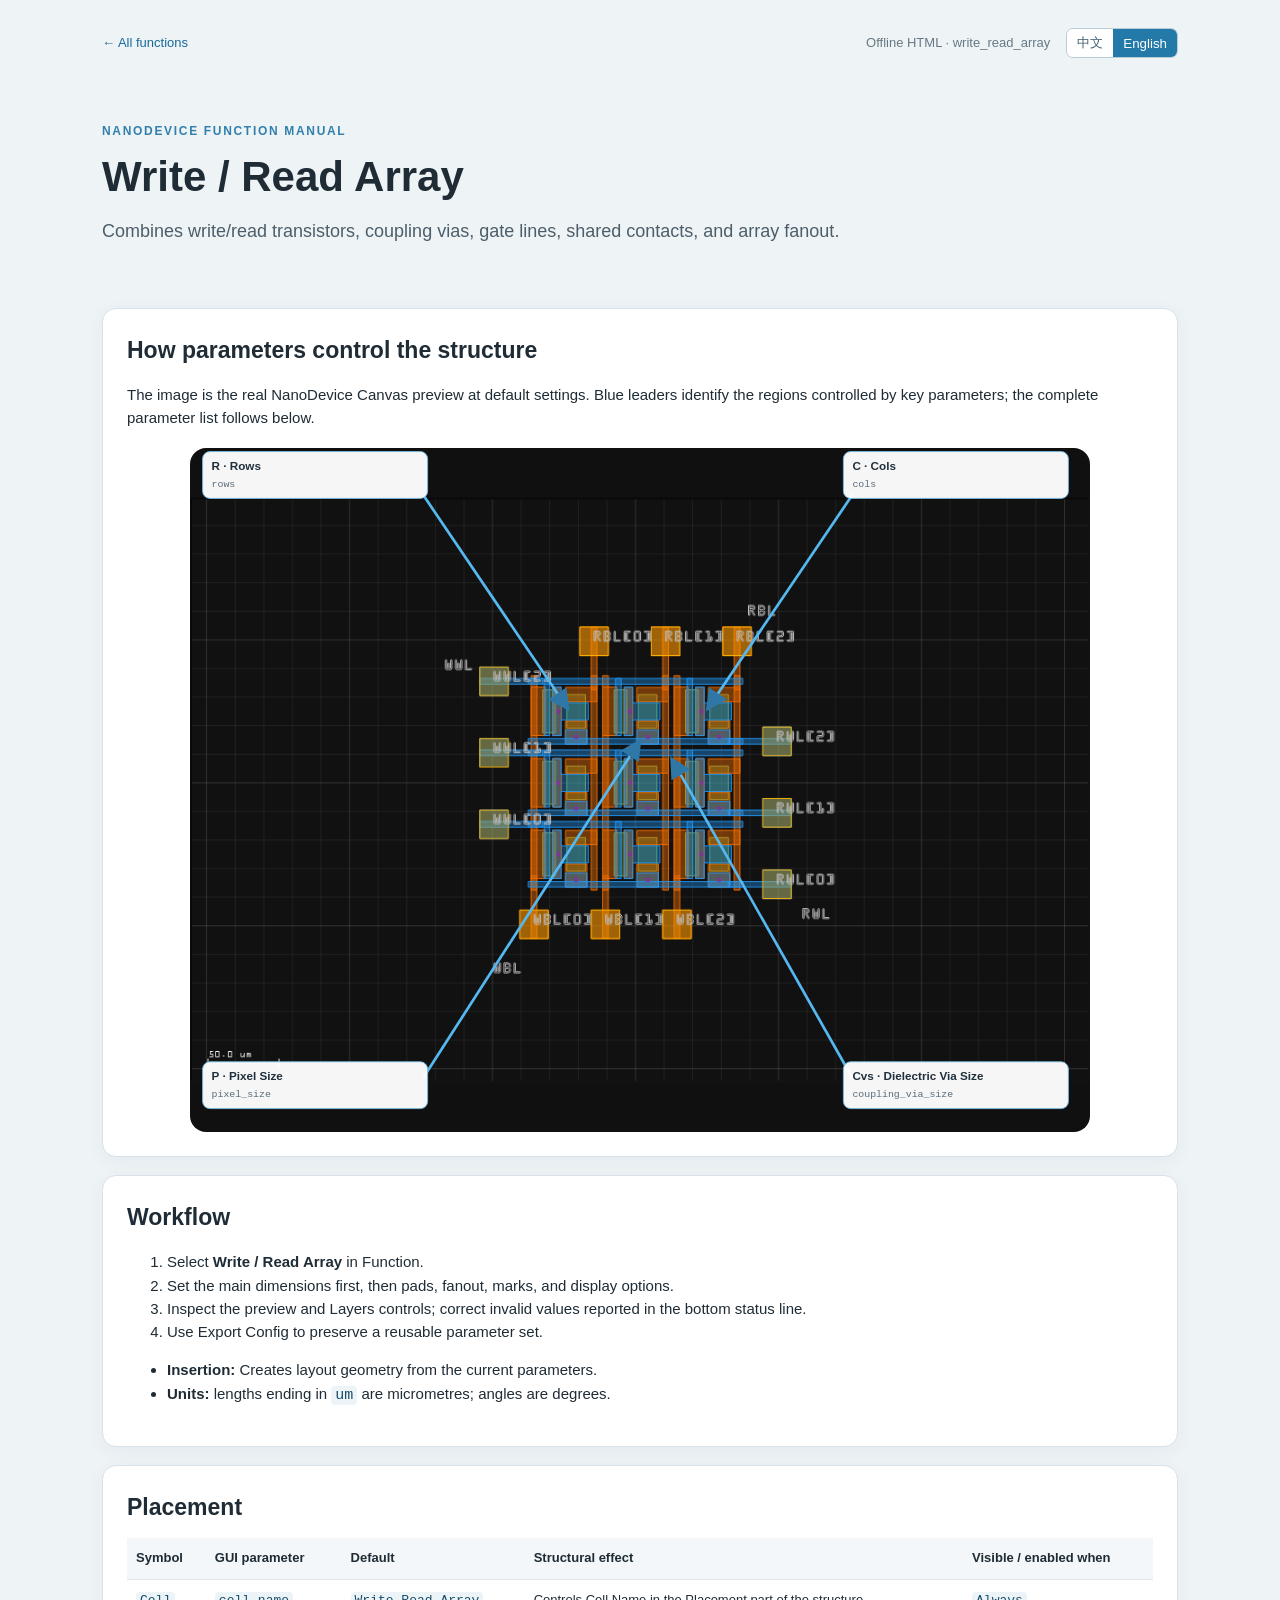
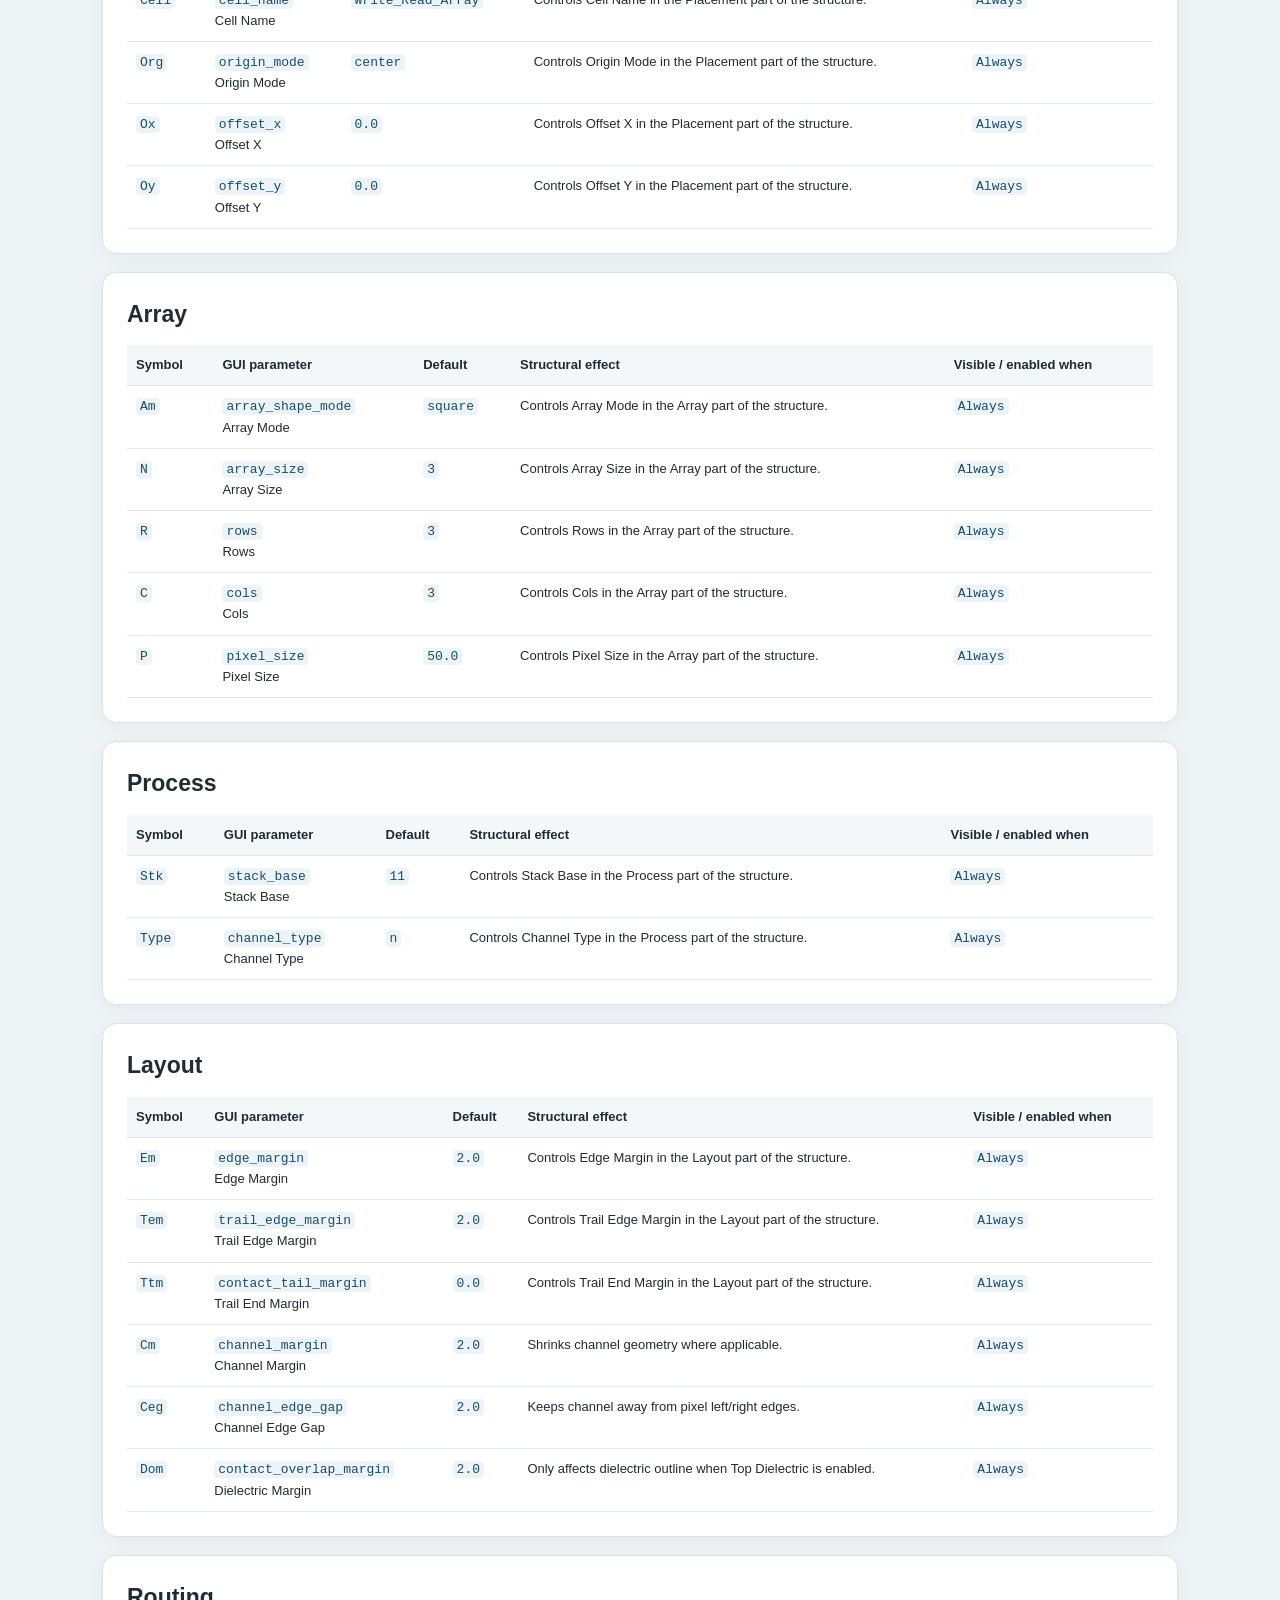
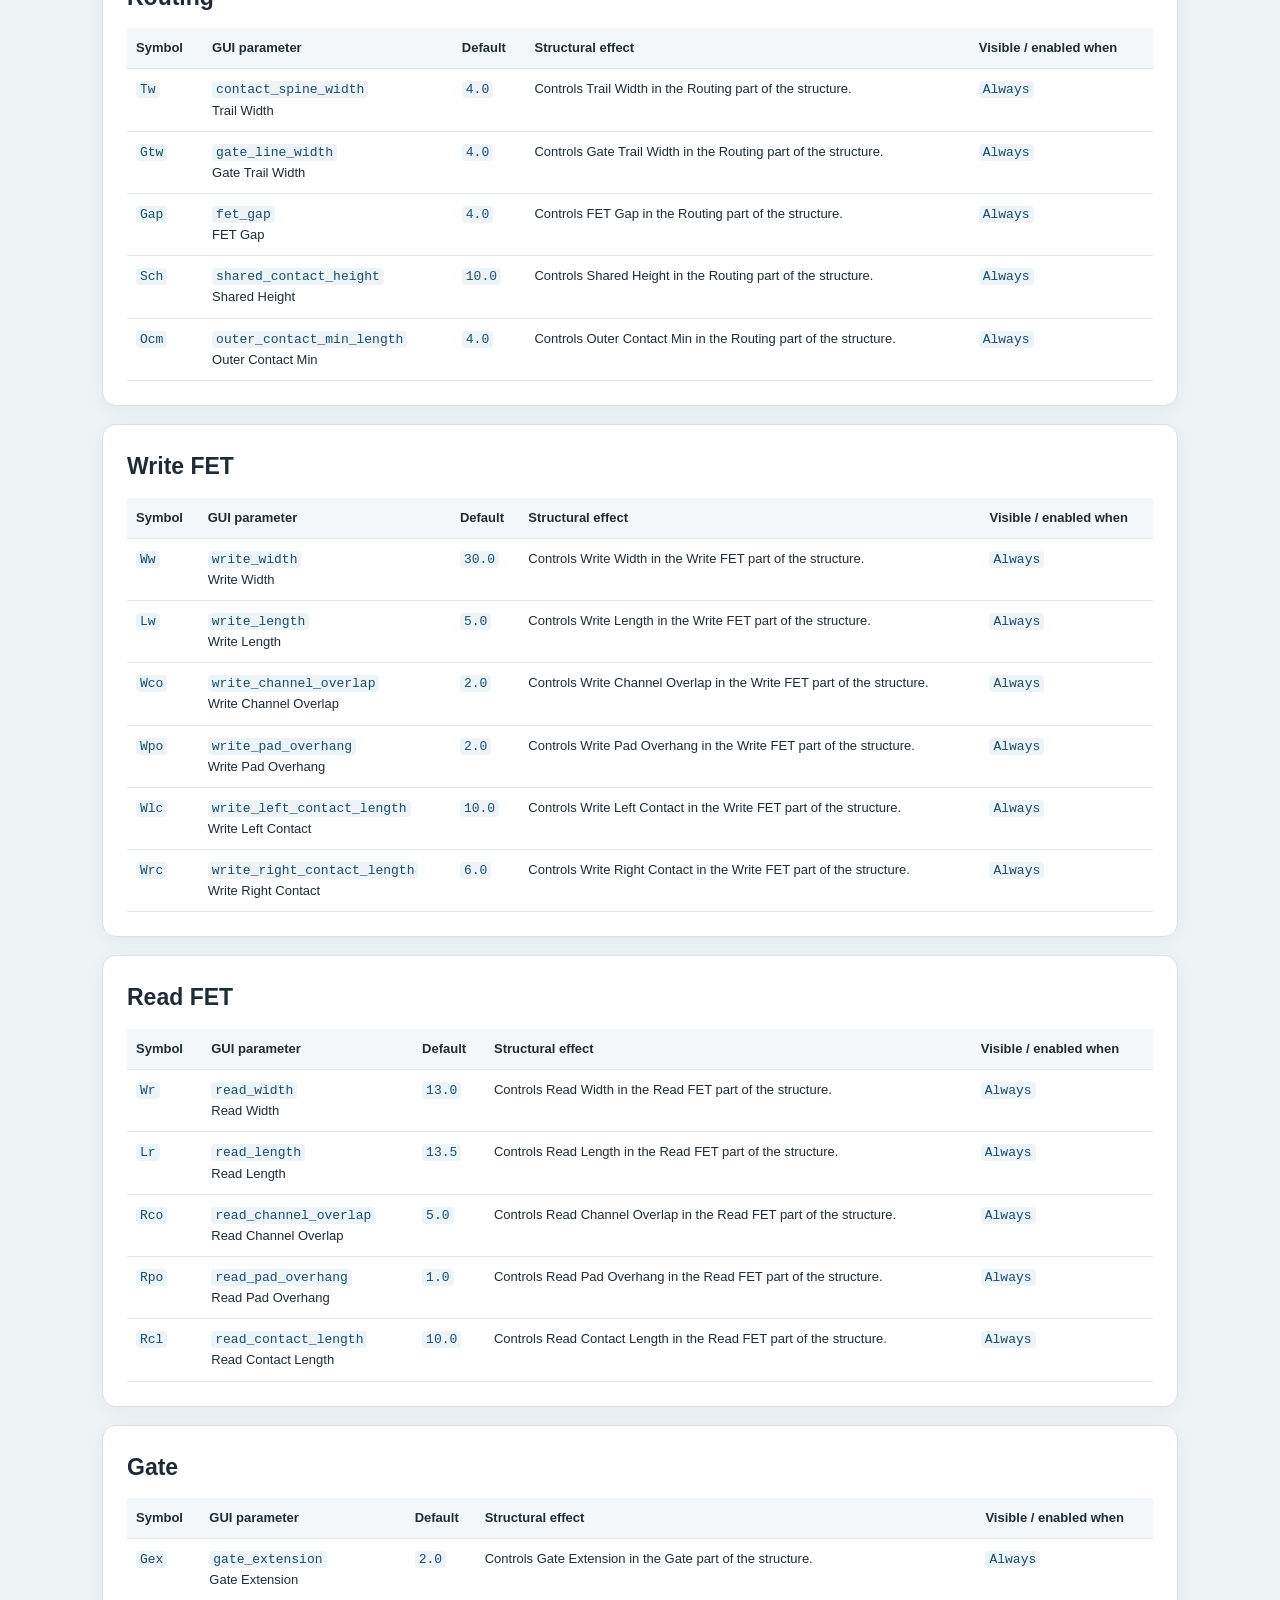
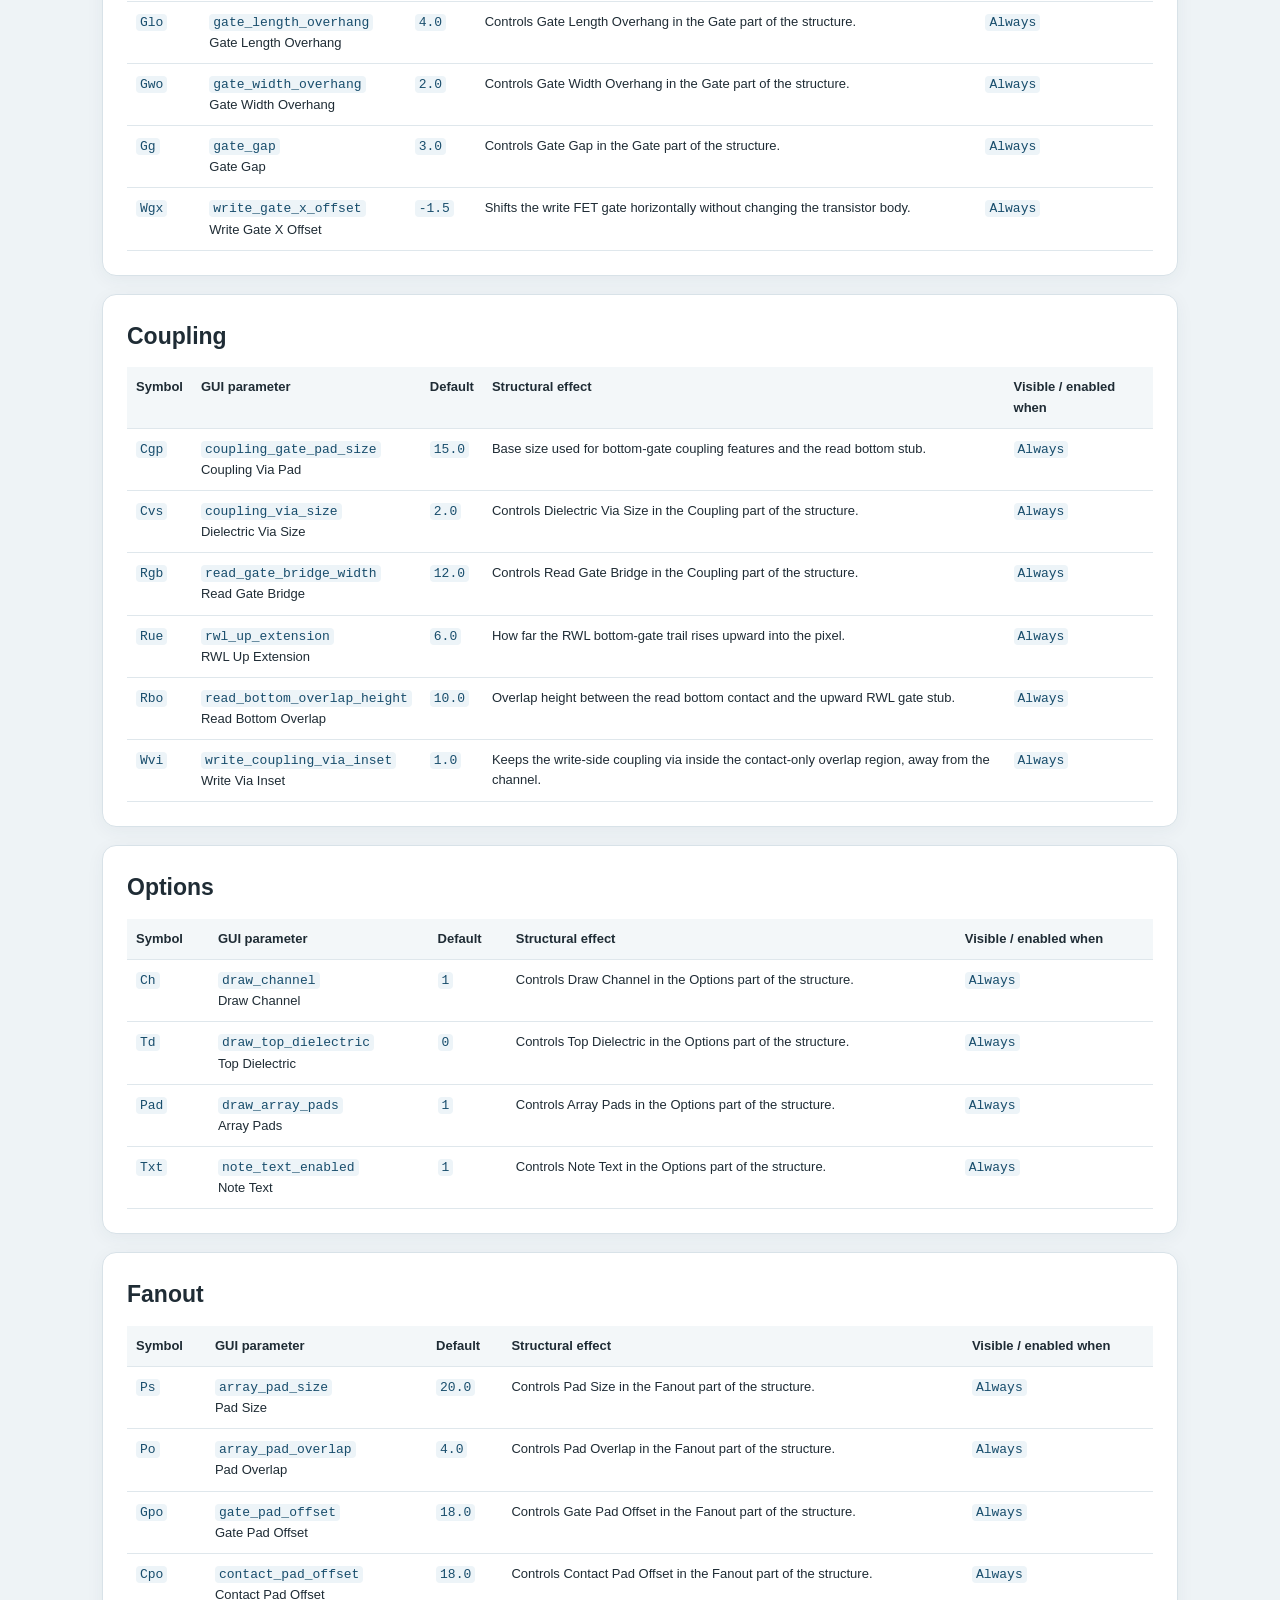
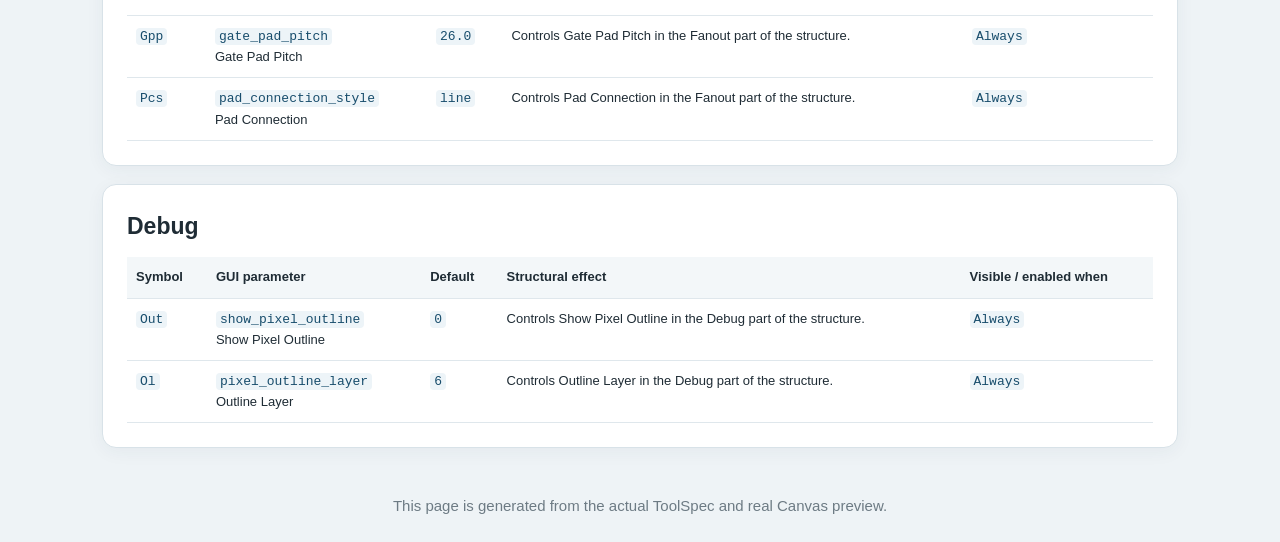
<file: lymtoolkit/toolkit/nanodevice-toolkit/manuals/write_read_array.html>
<!doctype html><html lang="zh-CN"><head><meta charset="utf-8"><meta name="viewport" content="width=device-width,initial-scale=1"><link rel="icon" href="data:,"><title>Write / Read Array · NanoDevice Manual</title><link rel="stylesheet" href="assets/manual.css"></head><body><main>
<nav><a href="index.html"><span class="lang zh">← 全部 Function</span><span class="lang en">← All functions</span></a><span class="nav-right"><span><span class="lang zh">离线 HTML</span><span class="lang en">Offline HTML</span> · write_read_array</span><span class="lang-switch"><button type="button" data-lang="zh">中文</button><button type="button" data-lang="en">English</button></span></span></nav>
<header><p class="eyebrow">NANODEVICE FUNCTION MANUAL</p><h1>Write / Read Array</h1><p class="lead"><span class="lang zh">Write / Read 阵列：将写入与读取晶体管、耦合 Via、门线和共享接触组合成可扇出的像素阵列。</span><span class="lang en">Combines write/read transistors, coupling vias, gate lines, shared contacts, and array fanout.</span></p></header>
<section class="hero"><h2><span class="lang zh">参数如何控制结构</span><span class="lang en">How parameters control the structure</span></h2><p><span class="lang zh">下图是该 Function 默认参数在 NanoDevice Canvas 中的真实预览。蓝色引线标出主要参数控制的区域；完整参数见下方分组表。</span><span class="lang en">The image is the real NanoDevice Canvas preview at default settings. Blue leaders identify the regions controlled by key parameters; the complete parameter list follows below.</span></p><svg class="diagram" viewBox="0 0 1000 760" role="img" aria-label="Write / Read Array real canvas preview with parameter annotations">
<defs><marker id="arrow" markerWidth="8" markerHeight="8" refX="7" refY="4" orient="auto"><path d="M0 0L8 4L0 8Z" fill="#2f77a7"/></marker></defs>
<style>.anno{font:600 13px Segoe UI,Arial,sans-serif;fill:#20303c}.key{font:11px Consolas,monospace;fill:#596b78}</style>
<rect width="1000" height="760" rx="18" fill="#101010"/><image href="assets/write_read_array-canvas.png" x="0" y="55" width="1000" height="650" preserveAspectRatio="none"/><path d="M259 52 L420 290" stroke="#56b8f0" stroke-width="3" fill="none" marker-end="url(#arrow)"/><rect x="14" y="4" width="250" height="52" rx="8" fill="#ffffff" fill-opacity=".96" stroke="#75bde5"/><text x="24" y="24" class="anno">R · Rows</text><text x="24" y="43" class="key">rows</text><path d="M736 52 L575 290" stroke="#56b8f0" stroke-width="3" fill="none" marker-end="url(#arrow)"/><rect x="726" y="4" width="250" height="52" rx="8" fill="#ffffff" fill-opacity=".96" stroke="#75bde5"/><text x="736" y="24" class="anno">C · Cols</text><text x="736" y="43" class="key">cols</text><path d="M259 700 L500 325" stroke="#56b8f0" stroke-width="3" fill="none" marker-end="url(#arrow)"/><rect x="14" y="682" width="250" height="52" rx="8" fill="#ffffff" fill-opacity=".96" stroke="#75bde5"/><text x="24" y="702" class="anno">P · Pixel Size</text><text x="24" y="721" class="key">pixel_size</text><path d="M736 700 L535 345" stroke="#56b8f0" stroke-width="3" fill="none" marker-end="url(#arrow)"/><rect x="726" y="682" width="250" height="52" rx="8" fill="#ffffff" fill-opacity=".96" stroke="#75bde5"/><text x="736" y="702" class="anno">Cvs · Dielectric Via Size</text><text x="736" y="721" class="key">coupling_via_size</text></svg></section>
<section><h2><span class="lang zh">使用流程</span><span class="lang en">Workflow</span></h2><div class="lang zh"><ol><li>在 Function 中选择 <b>Write / Read Array</b>。</li><li>先设置主体尺寸，再设置 Pad、扇出、标记和显示选项。</li><li>检查预览与 Layers 开关；按底部状态提示修正无效参数。</li><li>需要复用时使用 Export Config 保存全部参数。</li></ol><ul><li><b>插入方式：</b>生成当前参数对应的版图几何。</li><li><b>单位：</b>带 <code>um</code> 后缀的长度均为微米；角度为度。</li></ul></div><div class="lang en"><ol><li>Select <b>Write / Read Array</b> in Function.</li><li>Set the main dimensions first, then pads, fanout, marks, and display options.</li><li>Inspect the preview and Layers controls; correct invalid values reported in the bottom status line.</li><li>Use Export Config to preserve a reusable parameter set.</li></ol><ul><li><b>Insertion:</b> Creates layout geometry from the current parameters.</li><li><b>Units:</b> lengths ending in <code>um</code> are micrometres; angles are degrees.</li></ul></div></section>
<section><h2>Placement</h2><div class="table-wrap"><table><thead><tr><th><span class="lang zh">符号</span><span class="lang en">Symbol</span></th><th><span class="lang zh">GUI 参数</span><span class="lang en">GUI parameter</span></th><th><span class="lang zh">默认值</span><span class="lang en">Default</span></th><th><span class="lang zh">如何改变结构</span><span class="lang en">Structural effect</span></th><th><span class="lang zh">显示/启用条件</span><span class="lang en">Visible / enabled when</span></th></tr></thead><tbody><tr><td><code>Cell</code></td><td><code>cell_name</code><br>Cell Name</td><td><code>Write_Read_Array</code></td><td><span class="lang zh">控制“Cell Name”，作用于 Placement 结构区域。</span><span class="lang en">Controls Cell Name in the Placement part of the structure.</span></td><td><code><span class="lang zh">始终</span><span class="lang en">Always</span></code></td></tr><tr><td><code>Org</code></td><td><code>origin_mode</code><br>Origin Mode</td><td><code>center</code></td><td><span class="lang zh">控制“Origin Mode”，作用于 Placement 结构区域。</span><span class="lang en">Controls Origin Mode in the Placement part of the structure.</span></td><td><code><span class="lang zh">始终</span><span class="lang en">Always</span></code></td></tr><tr><td><code>Ox</code></td><td><code>offset_x</code><br>Offset X</td><td><code>0.0</code></td><td><span class="lang zh">控制“Offset X”，作用于 Placement 结构区域。</span><span class="lang en">Controls Offset X in the Placement part of the structure.</span></td><td><code><span class="lang zh">始终</span><span class="lang en">Always</span></code></td></tr><tr><td><code>Oy</code></td><td><code>offset_y</code><br>Offset Y</td><td><code>0.0</code></td><td><span class="lang zh">控制“Offset Y”，作用于 Placement 结构区域。</span><span class="lang en">Controls Offset Y in the Placement part of the structure.</span></td><td><code><span class="lang zh">始终</span><span class="lang en">Always</span></code></td></tr></tbody></table></div></section><section><h2>Array</h2><div class="table-wrap"><table><thead><tr><th><span class="lang zh">符号</span><span class="lang en">Symbol</span></th><th><span class="lang zh">GUI 参数</span><span class="lang en">GUI parameter</span></th><th><span class="lang zh">默认值</span><span class="lang en">Default</span></th><th><span class="lang zh">如何改变结构</span><span class="lang en">Structural effect</span></th><th><span class="lang zh">显示/启用条件</span><span class="lang en">Visible / enabled when</span></th></tr></thead><tbody><tr><td><code>Am</code></td><td><code>array_shape_mode</code><br>Array Mode</td><td><code>square</code></td><td><span class="lang zh">控制“Array Mode”，作用于 Array 结构区域。</span><span class="lang en">Controls Array Mode in the Array part of the structure.</span></td><td><code><span class="lang zh">始终</span><span class="lang en">Always</span></code></td></tr><tr><td><code>N</code></td><td><code>array_size</code><br>Array Size</td><td><code>3</code></td><td><span class="lang zh">控制“Array Size”，作用于 Array 结构区域。</span><span class="lang en">Controls Array Size in the Array part of the structure.</span></td><td><code><span class="lang zh">始终</span><span class="lang en">Always</span></code></td></tr><tr><td><code>R</code></td><td><code>rows</code><br>Rows</td><td><code>3</code></td><td><span class="lang zh">控制“Rows”，作用于 Array 结构区域。</span><span class="lang en">Controls Rows in the Array part of the structure.</span></td><td><code><span class="lang zh">始终</span><span class="lang en">Always</span></code></td></tr><tr><td><code>C</code></td><td><code>cols</code><br>Cols</td><td><code>3</code></td><td><span class="lang zh">控制“Cols”，作用于 Array 结构区域。</span><span class="lang en">Controls Cols in the Array part of the structure.</span></td><td><code><span class="lang zh">始终</span><span class="lang en">Always</span></code></td></tr><tr><td><code>P</code></td><td><code>pixel_size</code><br>Pixel Size</td><td><code>50.0</code></td><td><span class="lang zh">控制“Pixel Size”，作用于 Array 结构区域。</span><span class="lang en">Controls Pixel Size in the Array part of the structure.</span></td><td><code><span class="lang zh">始终</span><span class="lang en">Always</span></code></td></tr></tbody></table></div></section><section><h2>Process</h2><div class="table-wrap"><table><thead><tr><th><span class="lang zh">符号</span><span class="lang en">Symbol</span></th><th><span class="lang zh">GUI 参数</span><span class="lang en">GUI parameter</span></th><th><span class="lang zh">默认值</span><span class="lang en">Default</span></th><th><span class="lang zh">如何改变结构</span><span class="lang en">Structural effect</span></th><th><span class="lang zh">显示/启用条件</span><span class="lang en">Visible / enabled when</span></th></tr></thead><tbody><tr><td><code>Stk</code></td><td><code>stack_base</code><br>Stack Base</td><td><code>11</code></td><td><span class="lang zh">控制“Stack Base”，作用于 Process 结构区域。</span><span class="lang en">Controls Stack Base in the Process part of the structure.</span></td><td><code><span class="lang zh">始终</span><span class="lang en">Always</span></code></td></tr><tr><td><code>Type</code></td><td><code>channel_type</code><br>Channel Type</td><td><code>n</code></td><td><span class="lang zh">控制“Channel Type”，作用于 Process 结构区域。</span><span class="lang en">Controls Channel Type in the Process part of the structure.</span></td><td><code><span class="lang zh">始终</span><span class="lang en">Always</span></code></td></tr></tbody></table></div></section><section><h2>Layout</h2><div class="table-wrap"><table><thead><tr><th><span class="lang zh">符号</span><span class="lang en">Symbol</span></th><th><span class="lang zh">GUI 参数</span><span class="lang en">GUI parameter</span></th><th><span class="lang zh">默认值</span><span class="lang en">Default</span></th><th><span class="lang zh">如何改变结构</span><span class="lang en">Structural effect</span></th><th><span class="lang zh">显示/启用条件</span><span class="lang en">Visible / enabled when</span></th></tr></thead><tbody><tr><td><code>Em</code></td><td><code>edge_margin</code><br>Edge Margin</td><td><code>2.0</code></td><td><span class="lang zh">控制“Edge Margin”，作用于 Layout 结构区域。</span><span class="lang en">Controls Edge Margin in the Layout part of the structure.</span></td><td><code><span class="lang zh">始终</span><span class="lang en">Always</span></code></td></tr><tr><td><code>Tem</code></td><td><code>trail_edge_margin</code><br>Trail Edge Margin</td><td><code>2.0</code></td><td><span class="lang zh">控制“Trail Edge Margin”，作用于 Layout 结构区域。</span><span class="lang en">Controls Trail Edge Margin in the Layout part of the structure.</span></td><td><code><span class="lang zh">始终</span><span class="lang en">Always</span></code></td></tr><tr><td><code>Ttm</code></td><td><code>contact_tail_margin</code><br>Trail End Margin</td><td><code>0.0</code></td><td><span class="lang zh">控制“Trail End Margin”，作用于 Layout 结构区域。</span><span class="lang en">Controls Trail End Margin in the Layout part of the structure.</span></td><td><code><span class="lang zh">始终</span><span class="lang en">Always</span></code></td></tr><tr><td><code>Cm</code></td><td><code>channel_margin</code><br>Channel Margin</td><td><code>2.0</code></td><td><span class="lang zh">控制“Channel Margin”，作用于 Layout 结构区域。</span><span class="lang en">Shrinks channel geometry where applicable.</span></td><td><code><span class="lang zh">始终</span><span class="lang en">Always</span></code></td></tr><tr><td><code>Ceg</code></td><td><code>channel_edge_gap</code><br>Channel Edge Gap</td><td><code>2.0</code></td><td><span class="lang zh">控制“Channel Edge Gap”，作用于 Layout 结构区域。</span><span class="lang en">Keeps channel away from pixel left/right edges.</span></td><td><code><span class="lang zh">始终</span><span class="lang en">Always</span></code></td></tr><tr><td><code>Dom</code></td><td><code>contact_overlap_margin</code><br>Dielectric Margin</td><td><code>2.0</code></td><td><span class="lang zh">控制“Dielectric Margin”，作用于 Layout 结构区域。</span><span class="lang en">Only affects dielectric outline when Top Dielectric is enabled.</span></td><td><code><span class="lang zh">始终</span><span class="lang en">Always</span></code></td></tr></tbody></table></div></section><section><h2>Routing</h2><div class="table-wrap"><table><thead><tr><th><span class="lang zh">符号</span><span class="lang en">Symbol</span></th><th><span class="lang zh">GUI 参数</span><span class="lang en">GUI parameter</span></th><th><span class="lang zh">默认值</span><span class="lang en">Default</span></th><th><span class="lang zh">如何改变结构</span><span class="lang en">Structural effect</span></th><th><span class="lang zh">显示/启用条件</span><span class="lang en">Visible / enabled when</span></th></tr></thead><tbody><tr><td><code>Tw</code></td><td><code>contact_spine_width</code><br>Trail Width</td><td><code>4.0</code></td><td><span class="lang zh">控制“Trail Width”，作用于 Routing 结构区域。</span><span class="lang en">Controls Trail Width in the Routing part of the structure.</span></td><td><code><span class="lang zh">始终</span><span class="lang en">Always</span></code></td></tr><tr><td><code>Gtw</code></td><td><code>gate_line_width</code><br>Gate Trail Width</td><td><code>4.0</code></td><td><span class="lang zh">控制“Gate Trail Width”，作用于 Routing 结构区域。</span><span class="lang en">Controls Gate Trail Width in the Routing part of the structure.</span></td><td><code><span class="lang zh">始终</span><span class="lang en">Always</span></code></td></tr><tr><td><code>Gap</code></td><td><code>fet_gap</code><br>FET Gap</td><td><code>4.0</code></td><td><span class="lang zh">控制“FET Gap”，作用于 Routing 结构区域。</span><span class="lang en">Controls FET Gap in the Routing part of the structure.</span></td><td><code><span class="lang zh">始终</span><span class="lang en">Always</span></code></td></tr><tr><td><code>Sch</code></td><td><code>shared_contact_height</code><br>Shared Height</td><td><code>10.0</code></td><td><span class="lang zh">控制“Shared Height”，作用于 Routing 结构区域。</span><span class="lang en">Controls Shared Height in the Routing part of the structure.</span></td><td><code><span class="lang zh">始终</span><span class="lang en">Always</span></code></td></tr><tr><td><code>Ocm</code></td><td><code>outer_contact_min_length</code><br>Outer Contact Min</td><td><code>4.0</code></td><td><span class="lang zh">控制“Outer Contact Min”，作用于 Routing 结构区域。</span><span class="lang en">Controls Outer Contact Min in the Routing part of the structure.</span></td><td><code><span class="lang zh">始终</span><span class="lang en">Always</span></code></td></tr></tbody></table></div></section><section><h2>Write FET</h2><div class="table-wrap"><table><thead><tr><th><span class="lang zh">符号</span><span class="lang en">Symbol</span></th><th><span class="lang zh">GUI 参数</span><span class="lang en">GUI parameter</span></th><th><span class="lang zh">默认值</span><span class="lang en">Default</span></th><th><span class="lang zh">如何改变结构</span><span class="lang en">Structural effect</span></th><th><span class="lang zh">显示/启用条件</span><span class="lang en">Visible / enabled when</span></th></tr></thead><tbody><tr><td><code>Ww</code></td><td><code>write_width</code><br>Write Width</td><td><code>30.0</code></td><td><span class="lang zh">控制“Write Width”，作用于 Write FET 结构区域。</span><span class="lang en">Controls Write Width in the Write FET part of the structure.</span></td><td><code><span class="lang zh">始终</span><span class="lang en">Always</span></code></td></tr><tr><td><code>Lw</code></td><td><code>write_length</code><br>Write Length</td><td><code>5.0</code></td><td><span class="lang zh">控制“Write Length”，作用于 Write FET 结构区域。</span><span class="lang en">Controls Write Length in the Write FET part of the structure.</span></td><td><code><span class="lang zh">始终</span><span class="lang en">Always</span></code></td></tr><tr><td><code>Wco</code></td><td><code>write_channel_overlap</code><br>Write Channel Overlap</td><td><code>2.0</code></td><td><span class="lang zh">控制“Write Channel Overlap”，作用于 Write FET 结构区域。</span><span class="lang en">Controls Write Channel Overlap in the Write FET part of the structure.</span></td><td><code><span class="lang zh">始终</span><span class="lang en">Always</span></code></td></tr><tr><td><code>Wpo</code></td><td><code>write_pad_overhang</code><br>Write Pad Overhang</td><td><code>2.0</code></td><td><span class="lang zh">控制“Write Pad Overhang”，作用于 Write FET 结构区域。</span><span class="lang en">Controls Write Pad Overhang in the Write FET part of the structure.</span></td><td><code><span class="lang zh">始终</span><span class="lang en">Always</span></code></td></tr><tr><td><code>Wlc</code></td><td><code>write_left_contact_length</code><br>Write Left Contact</td><td><code>10.0</code></td><td><span class="lang zh">控制“Write Left Contact”，作用于 Write FET 结构区域。</span><span class="lang en">Controls Write Left Contact in the Write FET part of the structure.</span></td><td><code><span class="lang zh">始终</span><span class="lang en">Always</span></code></td></tr><tr><td><code>Wrc</code></td><td><code>write_right_contact_length</code><br>Write Right Contact</td><td><code>6.0</code></td><td><span class="lang zh">控制“Write Right Contact”，作用于 Write FET 结构区域。</span><span class="lang en">Controls Write Right Contact in the Write FET part of the structure.</span></td><td><code><span class="lang zh">始终</span><span class="lang en">Always</span></code></td></tr></tbody></table></div></section><section><h2>Read FET</h2><div class="table-wrap"><table><thead><tr><th><span class="lang zh">符号</span><span class="lang en">Symbol</span></th><th><span class="lang zh">GUI 参数</span><span class="lang en">GUI parameter</span></th><th><span class="lang zh">默认值</span><span class="lang en">Default</span></th><th><span class="lang zh">如何改变结构</span><span class="lang en">Structural effect</span></th><th><span class="lang zh">显示/启用条件</span><span class="lang en">Visible / enabled when</span></th></tr></thead><tbody><tr><td><code>Wr</code></td><td><code>read_width</code><br>Read Width</td><td><code>13.0</code></td><td><span class="lang zh">控制“Read Width”，作用于 Read FET 结构区域。</span><span class="lang en">Controls Read Width in the Read FET part of the structure.</span></td><td><code><span class="lang zh">始终</span><span class="lang en">Always</span></code></td></tr><tr><td><code>Lr</code></td><td><code>read_length</code><br>Read Length</td><td><code>13.5</code></td><td><span class="lang zh">控制“Read Length”，作用于 Read FET 结构区域。</span><span class="lang en">Controls Read Length in the Read FET part of the structure.</span></td><td><code><span class="lang zh">始终</span><span class="lang en">Always</span></code></td></tr><tr><td><code>Rco</code></td><td><code>read_channel_overlap</code><br>Read Channel Overlap</td><td><code>5.0</code></td><td><span class="lang zh">控制“Read Channel Overlap”，作用于 Read FET 结构区域。</span><span class="lang en">Controls Read Channel Overlap in the Read FET part of the structure.</span></td><td><code><span class="lang zh">始终</span><span class="lang en">Always</span></code></td></tr><tr><td><code>Rpo</code></td><td><code>read_pad_overhang</code><br>Read Pad Overhang</td><td><code>1.0</code></td><td><span class="lang zh">控制“Read Pad Overhang”，作用于 Read FET 结构区域。</span><span class="lang en">Controls Read Pad Overhang in the Read FET part of the structure.</span></td><td><code><span class="lang zh">始终</span><span class="lang en">Always</span></code></td></tr><tr><td><code>Rcl</code></td><td><code>read_contact_length</code><br>Read Contact Length</td><td><code>10.0</code></td><td><span class="lang zh">控制“Read Contact Length”，作用于 Read FET 结构区域。</span><span class="lang en">Controls Read Contact Length in the Read FET part of the structure.</span></td><td><code><span class="lang zh">始终</span><span class="lang en">Always</span></code></td></tr></tbody></table></div></section><section><h2>Gate</h2><div class="table-wrap"><table><thead><tr><th><span class="lang zh">符号</span><span class="lang en">Symbol</span></th><th><span class="lang zh">GUI 参数</span><span class="lang en">GUI parameter</span></th><th><span class="lang zh">默认值</span><span class="lang en">Default</span></th><th><span class="lang zh">如何改变结构</span><span class="lang en">Structural effect</span></th><th><span class="lang zh">显示/启用条件</span><span class="lang en">Visible / enabled when</span></th></tr></thead><tbody><tr><td><code>Gex</code></td><td><code>gate_extension</code><br>Gate Extension</td><td><code>2.0</code></td><td><span class="lang zh">控制“Gate Extension”，作用于 Gate 结构区域。</span><span class="lang en">Controls Gate Extension in the Gate part of the structure.</span></td><td><code><span class="lang zh">始终</span><span class="lang en">Always</span></code></td></tr><tr><td><code>Glo</code></td><td><code>gate_length_overhang</code><br>Gate Length Overhang</td><td><code>4.0</code></td><td><span class="lang zh">控制“Gate Length Overhang”，作用于 Gate 结构区域。</span><span class="lang en">Controls Gate Length Overhang in the Gate part of the structure.</span></td><td><code><span class="lang zh">始终</span><span class="lang en">Always</span></code></td></tr><tr><td><code>Gwo</code></td><td><code>gate_width_overhang</code><br>Gate Width Overhang</td><td><code>2.0</code></td><td><span class="lang zh">控制“Gate Width Overhang”，作用于 Gate 结构区域。</span><span class="lang en">Controls Gate Width Overhang in the Gate part of the structure.</span></td><td><code><span class="lang zh">始终</span><span class="lang en">Always</span></code></td></tr><tr><td><code>Gg</code></td><td><code>gate_gap</code><br>Gate Gap</td><td><code>3.0</code></td><td><span class="lang zh">控制“Gate Gap”，作用于 Gate 结构区域。</span><span class="lang en">Controls Gate Gap in the Gate part of the structure.</span></td><td><code><span class="lang zh">始终</span><span class="lang en">Always</span></code></td></tr><tr><td><code>Wgx</code></td><td><code>write_gate_x_offset</code><br>Write Gate X Offset</td><td><code>-1.5</code></td><td><span class="lang zh">控制“Write Gate X Offset”，作用于 Gate 结构区域。</span><span class="lang en">Shifts the write FET gate horizontally without changing the transistor body.</span></td><td><code><span class="lang zh">始终</span><span class="lang en">Always</span></code></td></tr></tbody></table></div></section><section><h2>Coupling</h2><div class="table-wrap"><table><thead><tr><th><span class="lang zh">符号</span><span class="lang en">Symbol</span></th><th><span class="lang zh">GUI 参数</span><span class="lang en">GUI parameter</span></th><th><span class="lang zh">默认值</span><span class="lang en">Default</span></th><th><span class="lang zh">如何改变结构</span><span class="lang en">Structural effect</span></th><th><span class="lang zh">显示/启用条件</span><span class="lang en">Visible / enabled when</span></th></tr></thead><tbody><tr><td><code>Cgp</code></td><td><code>coupling_gate_pad_size</code><br>Coupling Via Pad</td><td><code>15.0</code></td><td><span class="lang zh">控制“Coupling Via Pad”，作用于 Coupling 结构区域。</span><span class="lang en">Base size used for bottom-gate coupling features and the read bottom stub.</span></td><td><code><span class="lang zh">始终</span><span class="lang en">Always</span></code></td></tr><tr><td><code>Cvs</code></td><td><code>coupling_via_size</code><br>Dielectric Via Size</td><td><code>2.0</code></td><td><span class="lang zh">控制“Dielectric Via Size”，作用于 Coupling 结构区域。</span><span class="lang en">Controls Dielectric Via Size in the Coupling part of the structure.</span></td><td><code><span class="lang zh">始终</span><span class="lang en">Always</span></code></td></tr><tr><td><code>Rgb</code></td><td><code>read_gate_bridge_width</code><br>Read Gate Bridge</td><td><code>12.0</code></td><td><span class="lang zh">控制“Read Gate Bridge”，作用于 Coupling 结构区域。</span><span class="lang en">Controls Read Gate Bridge in the Coupling part of the structure.</span></td><td><code><span class="lang zh">始终</span><span class="lang en">Always</span></code></td></tr><tr><td><code>Rue</code></td><td><code>rwl_up_extension</code><br>RWL Up Extension</td><td><code>6.0</code></td><td><span class="lang zh">控制“RWL Up Extension”，作用于 Coupling 结构区域。</span><span class="lang en">How far the RWL bottom-gate trail rises upward into the pixel.</span></td><td><code><span class="lang zh">始终</span><span class="lang en">Always</span></code></td></tr><tr><td><code>Rbo</code></td><td><code>read_bottom_overlap_height</code><br>Read Bottom Overlap</td><td><code>10.0</code></td><td><span class="lang zh">控制“Read Bottom Overlap”，作用于 Coupling 结构区域。</span><span class="lang en">Overlap height between the read bottom contact and the upward RWL gate stub.</span></td><td><code><span class="lang zh">始终</span><span class="lang en">Always</span></code></td></tr><tr><td><code>Wvi</code></td><td><code>write_coupling_via_inset</code><br>Write Via Inset</td><td><code>1.0</code></td><td><span class="lang zh">控制“Write Via Inset”，作用于 Coupling 结构区域。</span><span class="lang en">Keeps the write-side coupling via inside the contact-only overlap region, away from the channel.</span></td><td><code><span class="lang zh">始终</span><span class="lang en">Always</span></code></td></tr></tbody></table></div></section><section><h2>Options</h2><div class="table-wrap"><table><thead><tr><th><span class="lang zh">符号</span><span class="lang en">Symbol</span></th><th><span class="lang zh">GUI 参数</span><span class="lang en">GUI parameter</span></th><th><span class="lang zh">默认值</span><span class="lang en">Default</span></th><th><span class="lang zh">如何改变结构</span><span class="lang en">Structural effect</span></th><th><span class="lang zh">显示/启用条件</span><span class="lang en">Visible / enabled when</span></th></tr></thead><tbody><tr><td><code>Ch</code></td><td><code>draw_channel</code><br>Draw Channel</td><td><code>1</code></td><td><span class="lang zh">控制“Draw Channel”，作用于 Options 结构区域。</span><span class="lang en">Controls Draw Channel in the Options part of the structure.</span></td><td><code><span class="lang zh">始终</span><span class="lang en">Always</span></code></td></tr><tr><td><code>Td</code></td><td><code>draw_top_dielectric</code><br>Top Dielectric</td><td><code>0</code></td><td><span class="lang zh">控制“Top Dielectric”，作用于 Options 结构区域。</span><span class="lang en">Controls Top Dielectric in the Options part of the structure.</span></td><td><code><span class="lang zh">始终</span><span class="lang en">Always</span></code></td></tr><tr><td><code>Pad</code></td><td><code>draw_array_pads</code><br>Array Pads</td><td><code>1</code></td><td><span class="lang zh">控制“Array Pads”，作用于 Options 结构区域。</span><span class="lang en">Controls Array Pads in the Options part of the structure.</span></td><td><code><span class="lang zh">始终</span><span class="lang en">Always</span></code></td></tr><tr><td><code>Txt</code></td><td><code>note_text_enabled</code><br>Note Text</td><td><code>1</code></td><td><span class="lang zh">控制“Note Text”，作用于 Options 结构区域。</span><span class="lang en">Controls Note Text in the Options part of the structure.</span></td><td><code><span class="lang zh">始终</span><span class="lang en">Always</span></code></td></tr></tbody></table></div></section><section><h2>Fanout</h2><div class="table-wrap"><table><thead><tr><th><span class="lang zh">符号</span><span class="lang en">Symbol</span></th><th><span class="lang zh">GUI 参数</span><span class="lang en">GUI parameter</span></th><th><span class="lang zh">默认值</span><span class="lang en">Default</span></th><th><span class="lang zh">如何改变结构</span><span class="lang en">Structural effect</span></th><th><span class="lang zh">显示/启用条件</span><span class="lang en">Visible / enabled when</span></th></tr></thead><tbody><tr><td><code>Ps</code></td><td><code>array_pad_size</code><br>Pad Size</td><td><code>20.0</code></td><td><span class="lang zh">控制“Pad Size”，作用于 Fanout 结构区域。</span><span class="lang en">Controls Pad Size in the Fanout part of the structure.</span></td><td><code><span class="lang zh">始终</span><span class="lang en">Always</span></code></td></tr><tr><td><code>Po</code></td><td><code>array_pad_overlap</code><br>Pad Overlap</td><td><code>4.0</code></td><td><span class="lang zh">控制“Pad Overlap”，作用于 Fanout 结构区域。</span><span class="lang en">Controls Pad Overlap in the Fanout part of the structure.</span></td><td><code><span class="lang zh">始终</span><span class="lang en">Always</span></code></td></tr><tr><td><code>Gpo</code></td><td><code>gate_pad_offset</code><br>Gate Pad Offset</td><td><code>18.0</code></td><td><span class="lang zh">控制“Gate Pad Offset”，作用于 Fanout 结构区域。</span><span class="lang en">Controls Gate Pad Offset in the Fanout part of the structure.</span></td><td><code><span class="lang zh">始终</span><span class="lang en">Always</span></code></td></tr><tr><td><code>Cpo</code></td><td><code>contact_pad_offset</code><br>Contact Pad Offset</td><td><code>18.0</code></td><td><span class="lang zh">控制“Contact Pad Offset”，作用于 Fanout 结构区域。</span><span class="lang en">Controls Contact Pad Offset in the Fanout part of the structure.</span></td><td><code><span class="lang zh">始终</span><span class="lang en">Always</span></code></td></tr><tr><td><code>Gpp</code></td><td><code>gate_pad_pitch</code><br>Gate Pad Pitch</td><td><code>26.0</code></td><td><span class="lang zh">控制“Gate Pad Pitch”，作用于 Fanout 结构区域。</span><span class="lang en">Controls Gate Pad Pitch in the Fanout part of the structure.</span></td><td><code><span class="lang zh">始终</span><span class="lang en">Always</span></code></td></tr><tr><td><code>Pcs</code></td><td><code>pad_connection_style</code><br>Pad Connection</td><td><code>line</code></td><td><span class="lang zh">控制“Pad Connection”，作用于 Fanout 结构区域。</span><span class="lang en">Controls Pad Connection in the Fanout part of the structure.</span></td><td><code><span class="lang zh">始终</span><span class="lang en">Always</span></code></td></tr></tbody></table></div></section><section><h2>Debug</h2><div class="table-wrap"><table><thead><tr><th><span class="lang zh">符号</span><span class="lang en">Symbol</span></th><th><span class="lang zh">GUI 参数</span><span class="lang en">GUI parameter</span></th><th><span class="lang zh">默认值</span><span class="lang en">Default</span></th><th><span class="lang zh">如何改变结构</span><span class="lang en">Structural effect</span></th><th><span class="lang zh">显示/启用条件</span><span class="lang en">Visible / enabled when</span></th></tr></thead><tbody><tr><td><code>Out</code></td><td><code>show_pixel_outline</code><br>Show Pixel Outline</td><td><code>0</code></td><td><span class="lang zh">控制“Show Pixel Outline”，作用于 Debug 结构区域。</span><span class="lang en">Controls Show Pixel Outline in the Debug part of the structure.</span></td><td><code><span class="lang zh">始终</span><span class="lang en">Always</span></code></td></tr><tr><td><code>Ol</code></td><td><code>pixel_outline_layer</code><br>Outline Layer</td><td><code>6</code></td><td><span class="lang zh">控制“Outline Layer”，作用于 Debug 结构区域。</span><span class="lang en">Controls Outline Layer in the Debug part of the structure.</span></td><td><code><span class="lang zh">始终</span><span class="lang en">Always</span></code></td></tr></tbody></table></div></section>
<footer><span class="lang zh">本页由实际 ToolSpec 参数与真实 Canvas 生成。</span><span class="lang en">This page is generated from the actual ToolSpec and real Canvas preview.</span></footer>
</main><script src="assets/manual.js"></script></body></html>
</file>
<file: lymtoolkit/toolkit/nanodevice-toolkit/manuals/assets/manual.css>
*{box-sizing:border-box}body{margin:0;background:#eef3f6;color:#1f2c35;font:15px/1.55 "Segoe UI","Microsoft YaHei",Arial,sans-serif}main{max-width:1120px;margin:0 auto;padding:28px 22px 54px}nav,.nav-right{display:flex;justify-content:space-between;align-items:center;gap:16px;color:#667985;font-size:13px}.lang.en,body.lang-en .lang.zh{display:none}body.lang-en .lang.en{display:initial}div.lang.en,body.lang-en div.lang.zh{display:none}body.lang-en div.lang.en{display:block}.lang-switch{display:inline-flex;border:1px solid #b8ccd8;border-radius:7px;overflow:hidden}.lang-switch button{border:0;background:#fff;color:#426072;padding:5px 10px;cursor:pointer}.lang-switch button.active{background:#2379a8;color:#fff}a{color:#17699a;text-decoration:none}a:hover{text-decoration:underline}header{padding:52px 0 26px}.eyebrow{color:#3180ad;font-weight:700;letter-spacing:.14em;font-size:12px}h1{font-size:42px;line-height:1.12;margin:7px 0 13px}h2{font-size:23px;margin:0 0 13px}.lead{max-width:820px;font-size:18px;color:#4c5e69}.hero,section{background:#fff;border:1px solid #d8e2e8;border-radius:14px;padding:24px;margin:18px 0;box-shadow:0 4px 18px rgba(35,60,75,.05)}.diagram{display:block;width:100%;max-width:900px;margin:18px auto 0;border-radius:12px}.table-wrap{overflow-x:auto}table{width:100%;border-collapse:collapse;font-size:13px}th,td{border-bottom:1px solid #dfe7ec;padding:10px 9px;text-align:left;vertical-align:top}th{background:#f3f7f9;position:sticky;top:0}td:nth-child(1),td:nth-child(3){white-space:nowrap}code{font-family:Consolas,"Cascadia Mono",monospace;color:#184d6c;background:#edf4f8;border-radius:4px;padding:1px 4px}footer{color:#6d7b84;text-align:center;padding:28px 0}@media(max-width:700px){main{padding:16px 10px 32px}nav{align-items:flex-start}.nav-right{align-items:flex-end;flex-direction:column}h1{font-size:32px}.hero,section{padding:16px}.diagram{min-width:650px}.hero{overflow-x:auto}}@media print{body{background:#fff}main{max-width:none}.hero,section{box-shadow:none;break-inside:avoid}nav{display:none}}
</file>
